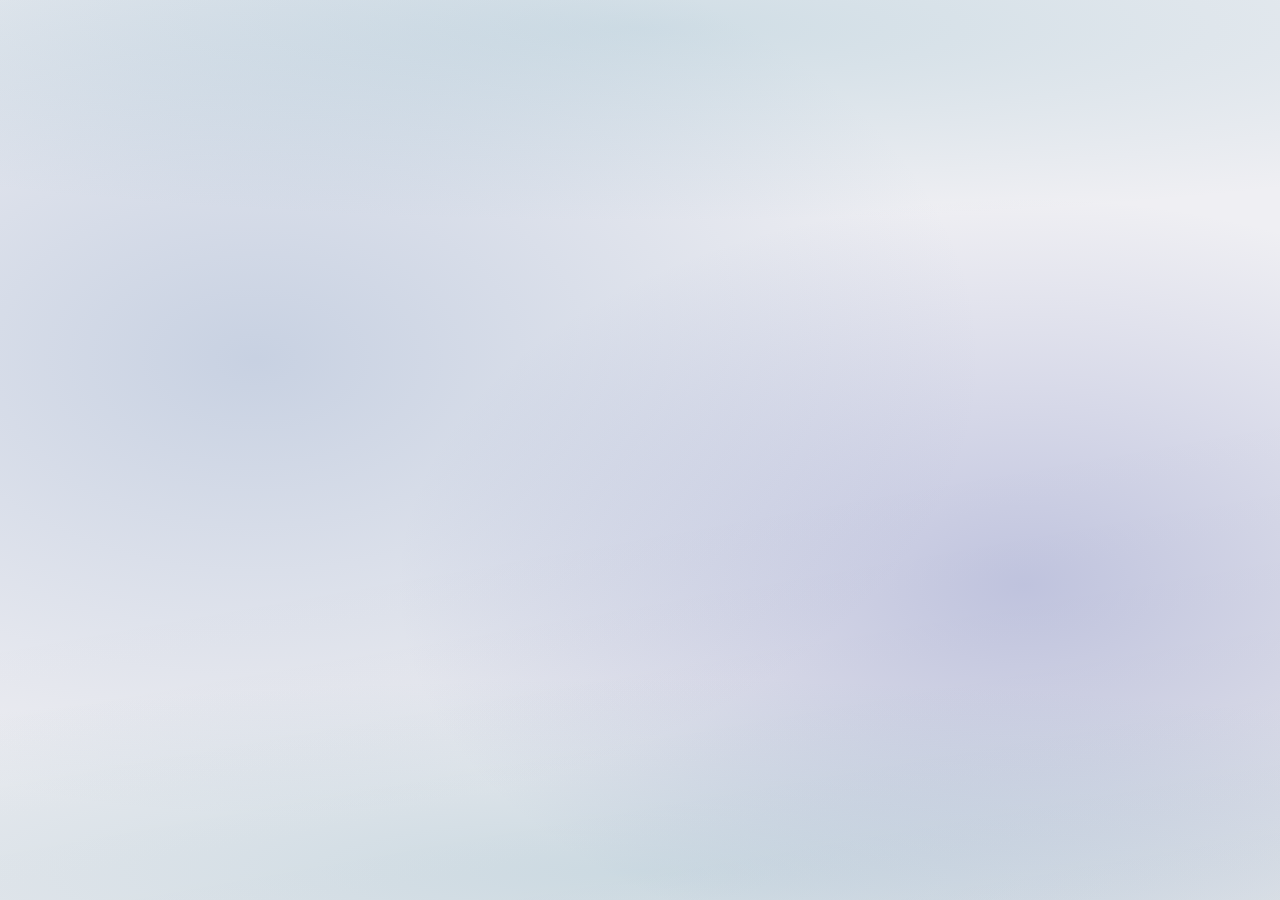
<file: docs/index.html>
<!doctype html>
<!-- живе доки: живе застосунок EquipLens — оболонка білда; збірка: python3 tools/build.py build (→ docs/index.html) -->
<html lang="uk">
<head>
<meta charset="utf-8">
<meta name="viewport" content="width=device-width, initial-scale=1, viewport-fit=cover">
<title>EquipLens</title>
<!-- оболонка PWA (BUILD-1 Ф2-2б; кукбук A1 · A2 · A55 · A75): маніфест — окремий файл (у data: нема базового URL); іконки й
     кольори згенеровано tools/brand.py зі стенда; мітку {{v:…}} збірка замінює на «шлях?v=<хеш файла>» -->
<link rel="manifest" href="manifest.webmanifest?v=52b80c03">
<link rel="apple-touch-icon" href="icons/apple-touch-icon.png?v=8c480054">
<link rel="icon" type="image/png" sizes="32x32" href="icons/favicon-32.png?v=492be5af">
<meta name="apple-mobile-web-app-capable" content="yes">
<meta name="mobile-web-app-capable" content="yes">
<meta name="apple-mobile-web-app-title" content="EquipLens">
<meta name="apple-mobile-web-app-status-bar-style" content="black-translucent">
<meta name="theme-color" media="(prefers-color-scheme: light)" content="#EFEFF3">
<meta name="theme-color" media="(prefers-color-scheme: dark)" content="#0F0E10">
<!-- color-scheme — до розбору CSS (web.dev «color-scheme», 20.11.2026); значення й токени полотна — синхронно до першого кадру (BUILD-1 Ф2-3) -->
<meta name="color-scheme" content="light dark">
<script type="application/json" id="values">{"aH":340,"aHL":340,"aL":50,"aLL":46,"aS":100,"aSL":100,"aSize":12.5,"aSoft":15,"aSoftL":12,"actTone":"quiet","actW":74,"bH":30,"bR":18,"bdFillD":18,"bdFillL":14,"bdH":28,"bdR":16,"bdSize":145,"bg":"hybrid","bgA1D":28,"bgA1L":32,"bgA2D":14,"bgA2L":38,"bgA3D":8,"bgA3L":30,"bgH1D":212,"bgH1L":216,"bgH2D":276,"bgH2L":232,"bgH3D":194,"bgH3L":196,"bgLtD":50,"bgLtL":60,"bgSatD":74,"bgSatL":36,"bgSpread":115,"bgTiltD":1,"bgTiltL":3,"bq":"tile","bqR":11,"bqSz":34,"cdAD":40,"cdAL":45,"cdBevBD":0,"cdBevBL":4,"cdBevSD":3,"cdBevSL":3,"cdBevTD":3,"cdBevTL":0,"cdBevW":20,"cdBlur":12,"cdGap":12,"cdGliftAD":34,"cdGliftD":16,"cdGliftHD":70,"cdPadX":16,"cdR":20,"cdRdgAD":24,"cdRdgH":10,"cdRimAD":26,"cdRimAL":5,"cdRimW":18,"cdSat":170,"cdSeam":"off","cdShA":22,"cdShB":4,"cdShY":2,"chipMat":"out","city":"chip","comp":"v4","ctFill":0,"ctH":20,"ctInkD":40,"ctInkL":70,"ctPx":7,"ctR":16,"ctRimD":26,"ctRimL":25,"ctSize":105,"ctl":"v6","ctlGap":7,"ctlOn":"tint","ctlOnInk":70,"ctlOnRim":20,"ctlOnTintD":18,"ctlOnTintL":12,"dkC":7,"dkH":250,"dkI":6,"dkL":6,"dkR":9,"dkS":5,"eqD":"grad","eqL":"grad","fabAD":62,"fabAL":54,"fabAlign":"mid","fabBlur":0,"fabEdge":"both","fabElev":4,"fabGap":18,"fabHaloAD":28,"fabHaloAL":28,"fabHaloSD":2,"fabHaloSL":18,"fabRimAD":24,"fabRimAL":6,"fabRimW":14,"fabRingAD":14,"fabRingAL":10,"fabRingW":12,"fabRise":10,"fabS":60,"fabSat":10,"fabShA":28,"fabShCA":28,"fabShCB":4,"fabShCS":-2,"fabShCY":1,"fabShOrd":"over","fabShS":-2,"fabShTint":"none","fabShY":2,"fabTone":"glass","gAng":100,"gShift":40,"hSize":112,"haAD":24,"haAL":26,"haHt":280,"haWd":130,"haY":28,"haYB":28,"hand":"right","hbGap":4,"hbInkD":65,"hbInkL":55,"hbSw":18,"hbSz":18,"hbW":0,"hbare":1,"hdiv":1,"hdvAD":14,"hdvAL":14,"hdvGap":3,"hdvIn":5,"hdvW":10,"headGap":5,"hgrp":"glass","hpBlur":18,"hpElev":1,"hpPx":7,"hpRidgeD":28,"hpRidgeL":28,"hpRimD":6,"hpRimL":11,"hpSat":190,"hpShA":18,"hpShY":1,"hpToneD":6,"hpToneL":8,"locSurf":"sheet","mGap":2,"mSize":28,"mSw":1.2,"mark":"n5","mat":"plain","mtSize":11.5,"mutL":74,"n5Cut":4.3,"n5Gap":2.2,"n5Lines":3,"n5Paint":"grad","n5Tray":3.2,"n5TrayW":1.2,"n5w1":50,"n5w2":80,"n5w3":100,"nSize":14,"nWeight":650,"navAD":38,"navAL":46,"navBlur":18,"navElevD":16,"navElevL":12,"navH":60,"navL":26,"navLiftD":7,"navPad":6,"navR":24,"navRidgeD":34,"navRidgeL":40,"navRimD":14,"navRimL":8,"navSat":170,"navShAD":18,"navShAL":7,"navShCA":12,"navShCB":1,"navShCY":1,"navShYD":4,"navShYL":5,"navSp":2,"navTrim":4,"nvGap":3,"nvLbl":100,"nvSw":20,"nvSz":23,"pRad":2.2,"pkEdge":"none","row":"card","rowPadY":11,"shBotD":28,"shBotL":36,"shPos":"screen","shRimBD":3,"shRimBL":10,"shRimD":12,"shRimL":4,"shSpecD":8,"shSpecL":46,"shSpecSD":34,"shSpecSL":28,"shTopD":24,"shTopL":24,"shWho":"fab","shXD":30,"shXL":26,"shYD":26,"shYL":18,"sort":"need","srch":"icon","swSlop":10,"swTrig":46,"tzAD":28,"tzAL":46,"tzBlur":14,"tzFill":"blur","tzSat":170,"valL":90,"wEq":800,"wLe":600,"wLeInkD":60,"wLeInkL":60,"wMixD":80,"wMixL":60,"wSize":23.5,"wTrack":-10,"wmFont":"chillax"}</script>
<script>
/* @src js/tokens.js */
/* живе доки: живе застосунок · токени (BUILD-1 Ф2-3, S39). Порт функцій категорії T замороженого стенда 1:1 —
   tools/EquipLens_headbench_v17_30.html: hx · rh · mixHex (:1993–1995) · hsl (:2000) · AUR (:2392) · aurLayers (:2405) ·
   гілка «ґрунт» applyVars (:2860–2902) · hexA (:2004) · картка applyVars (:2569–2610); рядки скопійовано,
   не переписано (BUILD-1 §4-в «JS — простими файлами в одному просторі»). Стоїть у <head> синхронно — до першого кадру
   (синхронний скрипт у head блокує рендер; dev.to 137foundry «flash of wrong theme», 20.11.2026).
   Значення — JSON-блок #values (джерело — lens/EquipLens_head_valuesLOCK.md); `S` — ім'я стану в стенді, тут той самий об'єкт.
   Детектор «токени ≡ стенду» — tools/build_smoke.js (обчислений фон html ≡ #sbox стенда, обидві теми). */
const V = JSON.parse(document.getElementById('values').textContent), S = V;
const hx = h => { const n = parseInt(h.slice(1),16); return [n>>16&255,n>>8&255,n&255]; };
const rh = a => '#' + a.map(v => Math.round(Math.max(0,Math.min(255,v))).toString(16).padStart(2,'0')).join('');
const mixHex = (a,b,t) => rh(hx(a).map((v,i) => v + (hx(b)[i]-v)*t));
const hsl = (h,s,l,a) => a==null ? `hsl(${h} ${s}% ${l}%)` : `hsl(${h} ${s}% ${l}% / ${a})`;
const hexA = (h,a) => { const c = hx(h); return `rgba(${c[0]},${c[1]},${c[2]},${a.toFixed(3)})`; };
const AUR = {
  all:    [[20,40, 90, 80,55],[80,65, 85, 75,50],[50,20, 95, 85,50]],
  chrome: [[50,97, 95, 30,42],[85,88, 90, 28,34],[50, 3, 95, 26,30]],
  /* v17_27 · К1-в-аврора · ГІБРИД. Дві плями `all` (E1 низ-ліво, E2 низ-право)
     лишаються БЕЗ ЗМІН — це той баланс «синє зліва / фіолет справа», який
     залочено оком. E3 (верхній, слабкий) знято: його місце займає смуга,
     прив'язана В ПІКСЕЛЯХ від краю, а не у відсотках висоти.
     ЧОМУ ПІКСЕЛІ. Відсоток висоти робить картинку заручником контейнера:
     ті самі числа в ряду 70px і на екрані 812px дають різні картинки
     (діагноз S33 §3). Шапка й острівець мають ФІКСОВАНУ висоту в px —
     отже і світло під ними мусить мірятись у px. Полотно лишається у %. */
  hybrid: [[20,40, 90, 80,55],[80,65, 85, 75,50]]
};
function aurLayers(dark){
  if (S.bg === 'sheet' || !AUR[S.bg]) return '';
  /* v17_4 · хід 2 · відтінок роздільний по темах: на світлій аврора — кольорова
     ТІНЬ, на темній — СВІТІННЯ. Спільне число обслуговувало два різні явища (A39). */
  const hu = dark ? [S.bgH1D, S.bgH2D, S.bgH3D] : [S.bgH1L, S.bgH2L, S.bgH3L];
  const al = dark ? [S.bgA1D, S.bgA2D, S.bgA3D] : [S.bgA1L, S.bgA2L, S.bgA3L];
  /* Світлота еліпса роздільна по темах — на темній канві світлий еліпс мусить
     бути темнішим, інакше він читається як засвітка, а не як атмосфера (A39). */
  const lt = dark ? S.bgLtD : S.bgLtL, sa = dark ? S.bgSatD : S.bgSatL,
        sp = S.bgSpread / 100;
  /* v17_5 · хід 3 · bgSpread масштабує РАДІУСИ, не стоп. Стоп лишається
     прибитим: він задає м'якість краю плями, а м'якість — властивість
     матеріалу, не розміру. Масштабувати обидва означало б, що один повзунок
     міняє дві незалежні речі, і жодну з них не можна судити окремо. */
  const L = AUR[S.bg].map((p, i) =>
    `radial-gradient(ellipse ${Math.round(p[2] * sp)}% ${Math.round(p[3] * sp)}% `
    + `at ${p[0]}% ${p[1]}%, `
    + `${hsl(hu[i], sa, lt, (al[i] / 100).toFixed(3))} 0, `
    + `transparent ${p[4]}%)`);
  /* v17_27 · дві смуги хрому в ПІКСЕЛЯХ. unshift, бо перший шар малюється
     ЗВЕРХУ: смуга мусить лежати над полотняними плямами, інакше вона
     потрапить під них і замір під склом покаже одне, а око — інше.
     Ширина у %, висота і центр у px — змішана одиниця в `ellipse` дозволена
     і саме вона дає незалежність від висоти контейнера. */
  if (S.bg === 'hybrid'){
    const ha = ((dark ? S.haAD : S.haAL) / 100).toFixed(3);
    const wd = Math.round(S.haWd * sp), ht = Math.round(S.haHt * sp);
    /* верхня смуга бере відтінок E3 (він і був «верхнім»), нижня — E3 теж:
       фіолет низу вже несе E2, дублювати його смугою означало б перепал. */
    const hb = dark ? S.bgH3D : S.bgH3L;
    L.unshift(`radial-gradient(ellipse ${wd}% ${ht}px at 50% calc(100% - ${S.haYB}px), `
      + `${hsl(hb, sa, lt, ha)} 0, transparent 60%)`);
    L.unshift(`radial-gradient(ellipse ${wd}% ${ht}px at 50% ${S.haY}px, `
      + `${hsl(hb, sa, lt, ha)} 0, transparent 60%)`);
  }
  /* Нахил — окремий носій: не пляма, а перепад яскравості по всій площі.
     Останнім шаром, бо він найглибший (перший шар малюється зверху). */
  const t = (dark ? S.bgTiltD : S.bgTiltL) / 100;
  if (t > 0) L.push(`linear-gradient(170deg,rgba(255,255,255,${t.toFixed(3)}) 0%,`
    + `rgba(255,255,255,0) 55%,rgba(0,0,0,${t.toFixed(3)}) 100%)`);
  return L.join(',');
}
/* Полотно і палітра — гілка «ґрунт» applyVars стенда рядками (тема — системна, не themeMode стенда). Світла — константи
   CSS (src/css/tokens.css): removeProperty списку grd знімає те, що написала темна, — без нього перемикання теми наживо
   лишило б темні змінні в світлій (детектор: build_smoke.js «перемикання», --inject викидає цей рядок). Пропущено рядки
   змінних поза продуктом (--sheet · --well · --accent-soft — класифікатор build_smoke.js); --well-bg — з S39 (wMix — «живий без
   вироку» valuesLOCK §2). Аврора — у --bg-aur, removeProperty замість порожнього (стенд, коментар v17 · К1). */
const DARK = matchMedia('(prefers-color-scheme: dark)');
function applyTokens(){
  const dark = DARK.matches, s = document.documentElement.style;
  const grd = ['--canvas','--surface','--raised','--ink','--ink-2','--ink-3','--glass','--glass-rim','--line'];
  if (dark){
    const H = S.dkH, C = S.dkC, L = S.dkL, sL = L + S.dkS, rL = L + S.dkR;
    s.setProperty('--canvas',  hsl(H, C, L));
    s.setProperty('--surface', hsl(H, C*0.92, sL));
    s.setProperty('--raised',  hsl(H, C*0.85, rL));
    s.setProperty('--ink',     hsl(H, S.dkI, S.valL));
    s.setProperty('--ink-2',   hsl(H, S.dkI*0.8, S.mutL));
    s.setProperty('--ink-3',   hsl(H, S.dkI*0.7, S.mutL - 19));
    s.setProperty('--glass',   hsl(H, C*0.92, sL, .8));
    s.setProperty('--glass-rim', 'rgba(255,255,255,.11)');
    s.setProperty('--line',    'rgba(255,255,255,.075)');
    s.setProperty('--well-bg', hsl(H, C*0.92, sL - (sL - L) * S.wMixD/100));
    /* акцент темної теми — керований, а не зашитий (знахідка «вицвіле») */
    s.setProperty('--accent',      hsl(S.aH, S.aS, S.aL));
    s.setProperty('--accent-ink',  S.aL > 56 ? hsl(S.aH, 55, 10) : '#FFFFFF');
  } else {
    grd.forEach(k => s.removeProperty(k));
    /* v11 · акцент світлої тепер теж керований (був прибитий у :root) */
    s.setProperty('--accent',      hsl(S.aHL, S.aSL, S.aLL));
    s.setProperty('--accent-ink',  S.aLL > 56 ? hsl(S.aHL, 55, 10) : '#FFFFFF');
    s.setProperty('--well-bg', mixHex('#FFFFFF', '#EFEFF3', S.wMixL/100));
  }
  const aur = aurLayers(dark);
  if (aur) s.setProperty('--bg-aur', aur); else s.removeProperty('--bg-aur');
  /* К22-а · картка — стенд :2569–2610 рядками (коментарі стенда скорочено до суті; повні — у стенді) */
  s.setProperty('--cdGap',  S.cdGap+'px');
  s.setProperty('--cdR',    S.cdR+'px');
  s.setProperty('--cdPadX', S.cdPadX+'px');
  s.setProperty('--cdRimW', (S.cdRimW/10).toFixed(1)+'px');
  s.setProperty('--cdBevW', (S.cdBevW/10).toFixed(1)+'px');
  s.setProperty('--cdBody', dark ? hsl(S.dkH,S.dkC*0.92,S.dkL+S.dkS,(S.cdAD/100).toFixed(3))
                                 : hexA('#FFFFFF',S.cdAL/100));
  /* К22-б · фарба краю: полярність — фізика, важіль дає силу; --cdSh на темній — 'none' безумовно (A45);
     --cdGlass = 'none' при cdBlur=0 — blur(0px) усе одно заводить шар */
  const cdInk='#12121C', cdLit='#FFFFFF', cdShd='#101018';
  s.setProperty('--cdRimC', dark ? hexA(cdLit,S.cdRimAD/100) : hexA(cdInk,S.cdRimAL/100));
  s.setProperty('--cdBevT', dark ? hexA(cdLit,S.cdBevTD/100) : hexA(cdLit,S.cdBevTL/100));
  s.setProperty('--cdBevB', dark ? hexA(cdInk,S.cdBevBD/100) : hexA(cdInk,S.cdBevBL/100));
  s.setProperty('--cdBevS', dark ? hexA(cdLit,S.cdBevSD/100) : hexA(cdInk,S.cdBevSL/100));
  s.setProperty('--cdSh',   dark ? 'none'
    : '0 '+S.cdShY+'px '+S.cdShB+'px '+hexA(cdShd,S.cdShA/100));
  s.setProperty('--cdGlass', S.cdBlur>0 ? 'blur('+S.cdBlur+'px) saturate('+S.cdSat+'%)' : 'none');
  /* К22-в · glift і ridge: друга зупинка — альфа 0, НІКОЛИ transparent (sRGB тягне середину в сірий);
     альфа 0 → 'none' (шар з нульовою альфою все одно заводить композит); на світлій — 'none' (A45) */
  s.setProperty('--cdRidge', (dark && S.cdRdgAD>0)
    ? 'linear-gradient(180deg,'
      + hexA(cdLit,S.cdRdgAD/100) + ' 0,'
      + hexA(cdLit,0) + ' ' + S.cdRdgH + 'px)'
    : 'none');
  const cdGliftL = S.dkL + S.dkS + S.cdGliftD;
  s.setProperty('--cdGlift', (dark && S.cdGliftAD>0)
    ? 'linear-gradient(180deg,'
      + hsl(S.dkH,S.dkC*0.92,cdGliftL,(S.cdGliftAD/100).toFixed(3)) + ' 0%,'
      + hsl(S.dkH,S.dkC*0.92,cdGliftL,0) + ' ' + S.cdGliftHD + '%)'
    : 'none');
  s.setProperty('--aSize', S.aSize+'px'); s.setProperty('--mtSize', S.mtSize+'px');
  s.setProperty('--rowPadY', S.rowPadY+'px'); s.setProperty('--headGap', S.headGap+'px');
  const a = dark ? [S.aH, S.aS, S.aL] : [S.aHL, S.aSL, S.aLL];
  s.setProperty('--gang', S.gAng+'deg');
  s.setProperty('--g1', hsl(a[0], a[1], a[2]));
  s.setProperty('--g2', hsl((a[0] + S.gShift + 360) % 360, a[1], a[2]));
}
applyTokens();
DARK.addEventListener('change', applyTokens);
</script>
<style>
@layer reset, tokens, base, components, utilities;
/* @src css/reset.css */
/* живе доки: живе застосунок · шар reset — порт 1:1 зі стенда v17_30 (інвентар Ф0: CSS_ELEM_A) */
@layer reset {
*{-webkit-tap-highlight-color:transparent;scrollbar-width:none}
*,*::before,*::after{box-sizing:border-box;margin:0;padding:0}
svg{fill:none;stroke:currentColor;stroke-width:1.7;stroke-linecap:round;stroke-linejoin:round}
button{font-family:inherit;border:none;cursor:pointer;background:none;color:inherit}
::selection{background:transparent}
}
/* @src css/tokens.css */
/* живе доки: живе застосунок · шар tokens (BUILD-1 Ф2-3: полотно · палітра; решта токенів — Ф2-3 далі · Ф3 частини). Теми — кожна своя (MASTER_LOCK §13).
   --canvas — зі стенда: світла — константа (.screenbox[data-theme="light"], стенд :232), темна — заглушка CSS стенда (:251),
   бойову темну пише js/tokens.js з важелів dkH · dkC · dkL до першого кадру. color-scheme — своя на тему (полотно, скрол, поля);
   кукбук A41: :root → light, медіазапит → dark — коректно; нативні пікери standalone-PWA заморожують схему на старті (стеля iOS) */
@layer tokens {
/* палітра (S39) — константи .screenbox[data-theme] стенда (:232–262) рядками; темна — заглушки, бойові пише js/tokens.js.
   Не перенесено — поза продуктом (класифікатор tools/build_smoke.js): --accent-soft (без споживача) · --ridge (без
   споживача) · --r-card (лише рядок «row»/«slit») · --well (лише mat «well»). --well-bg — з S39 (валь wMix — «живий без вироку»). */
:root{--canvas:#EFEFF3;color-scheme:light;
  --surface:#FFFFFF; --raised:#FFFFFF;
  --ink:#131318; --ink-2:#54545F; --ink-3:#8A8A96;
  --line:rgba(18,18,28,.085); --line-hard:rgba(18,18,28,.18);
  --accent:#E4005A; --accent-ink:#FFFFFF;
  --neutral-fill:#1B1B21; --neutral-ink:#FFFFFF;
  --lift:0 1px 1px rgba(16,16,24,.05),0 5px 14px rgba(16,16,24,.07);
  --lift-s:0 1px 2px rgba(16,16,24,.07);
  --glass:rgba(255,255,255,.80); --glass-rim:rgba(18,18,28,.09);
  --r-ctl:10px; --well-bg:#F4F4F7}
@media (prefers-color-scheme: dark){:root{--canvas:#08080B;color-scheme:dark;
  --surface:#17171E; --raised:#242430;
  --ink:#F0F0F5; --ink-2:#A3A3AB; --ink-3:#71717A;
  --line:rgba(255,255,255,.075); --line-hard:rgba(255,255,255,.20);
  --accent:#FF5C93; --accent-ink:#22040F;
  --neutral-fill:#EDEDF2; --neutral-ink:#131318;
  --lift:0 0 0 1px rgba(255,255,255,.055);
  --lift-s:0 0 0 1px rgba(255,255,255,.05);
  --glass:rgba(23,23,30,.80); --glass-rim:rgba(255,255,255,.11);
  --r-ctl:10px; --well-bg:#101016}}
}
/* @src css/base.css */
/* живе доки: живе застосунок · шар base. Шрифт тексту — Manrope (OFL, src/fonts/OFL.txt), вшитий збіркою (BUILD-1 Ф2-2а);
   полотно (фон і аврора) — Ф2-3 токени (src/css/tokens.css · src/js/tokens.js; теми — не інверсія, MASTER_LOCK §13) */
@font-face{font-family:'Manrope';src:/* @font fonts/manrope.woff2 */ url("[data-uri]") format("woff2");font-weight:200 800;font-style:normal;font-display:swap}
@layer base {
/* safe-area (BUILD-1 Ф2-2б; кукбук A55 (1), A10): black-translucent зсуває документ угору на верхній inset → без цього
   знизу в standalone гола смуга рівно цієї висоти. Відступи — змінними для компонентів; env() не зменшувати (A10) */
html{min-height:calc(100% + env(safe-area-inset-top))}
:root{--sat:env(safe-area-inset-top,0px);--sar:env(safe-area-inset-right,0px);--sab:env(safe-area-inset-bottom,0px);--sal:env(safe-area-inset-left,0px)}
/* полотно — на html (фон кореня малює весь в'юпорт); longhand-и, бо скорочення background скинуло б image (стенд :86) */
html{background-color:var(--canvas);background-image:var(--bg-aur,none)}
body{font-family:'Manrope',system-ui,sans-serif}
}
/* @src css/components.css */
/* живе доки: живе застосунок · шар components — порожній до порту (BUILD-1 Ф2-3 токени · Ф3 частини) */
@layer components {
}
/* @src css/utilities.css */
/* живе доки: живе застосунок · шар utilities — порожній до порту (BUILD-1 Ф2-3 токени · Ф3 частини) */
@layer utilities {
}
</style>
</head>
<body>
<div id="app"></div>
<script>
/* @src js/main.js */
/* живе доки: живе застосунок · вхід застосунку. Значення — V з js/tokens.js (JSON-блок #values у <head>; джерело — lens/EquipLens_head_valuesLOCK.md) */
document.documentElement.dataset.values = String(Object.keys(V).length);
/* iOS Safari: без слухача touchstart на документі :active на дотик не спрацьовує (ui_lint «натискання») */
document.addEventListener('touchstart', () => {}, { passive: true });
</script>
</body>
</html>
</file>
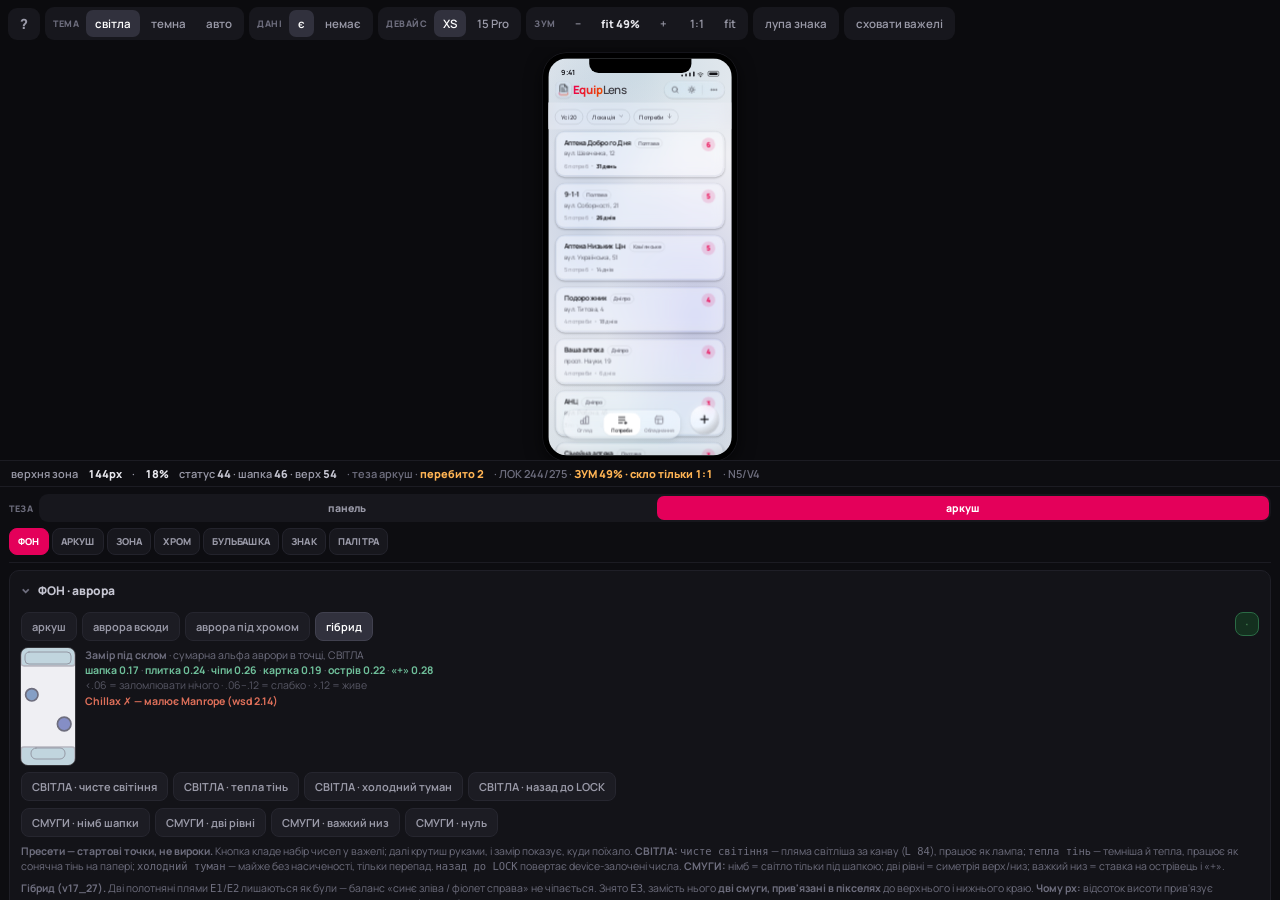
<file: tools/EquipLens_headbench_v17_30.html>
<!DOCTYPE html>
<html lang="uk">
<head>
<meta charset="utf-8">
<meta name="viewport" content="width=device-width,initial-scale=1,viewport-fit=cover">
<meta name="theme-color" content="#0b0b0e">
<title>EquipLens · headbench v17_30</title>
<link rel="preconnect" href="https://fonts.googleapis.com">
<link rel="preconnect" href="https://fonts.gstatic.com" crossorigin>
<link href="https://fonts.googleapis.com/css2?family=Manrope:wght@400;500;600;700;800&display=swap" rel="stylesheet">
<!-- v17_27 · К28 · вордмарк Chillax (fontshare). wsd 2.14: у пісочниці асистента
     домен ріжеться CSP — вирок про доставку знімається ТІЛЬКИ в Safari/Pages.
     Детектор — fontProbe() + канарка __NOFONT_CANARY__ (wsd 1.15). -->
<link href="https://api.fontshare.com/v2/css?f[]=chillax@500,600,700&display=swap" rel="stylesheet">
<style>
/* ============================================================
   EquipLens · HEADBENCH v10 — stage-bench, варіант phone-single-frame
   живе доки: до EquipLens_head_valuesLOCK.md → archive/stands/
   v9→v10 (КРОК 0 · ЗАМОК): LOCKS став записуваним + localStorage + три стани
     (off / on / drift) + окремий експорт у тіло valuesLOCK.md + скидання.
     Нових ВАЖЕЛІВ нуль — це вимикач до механіки, що вже існувала з v5.
   v5→v6 (КРОК 0 + КРОК 1):
     К0 · дані ×4 (20 аптек / 12 одиниць) — скло НЕ судиться над коротким списком (§2-п.6)
     К0 · @supports + prefers-reduced-transparency накривають і бульбашку, не лише острів
     К0 · Ф-3 розвідки: прозорість скла живе в alpha background, НІКОЛИ не в opacity
     К1 · рядок керування [Усі N][Локація ⌄][Потреби ↓] + граматика знаків ⌄ ↓↑ ✕ заливка
     К1 · чіпи/контроли ФІЛЬТРУЮТЬ насправді (до v5 були декоративні)
     К1 · ФІЛЬТР ⟂ СОРТ: зміна фільтра не скидає напрям сортування
     К1 · поповер — ОДИН примітив на локацію і тему; тема більше не сліпий цикл
     К1 · порожній результат «Нічого не знайдено»
   v6→v7 (ФІКСАЦІЯ + КРОК 3):
     Ф0 · стартові значення = device-раунд Konst 21.08 19:09 (58 ключів)
     К3 · скло бульбашки: alpha фону (НЕ opacity), блюр як Δ до острівця, кант, елевація
     К3 · край: голий / внутрішнє кільце / ореол / обидва
     К3 · виріз через SVG-шлях із ГАЛТЕЛЛЮ — прибирає два вістря на стику з ребром
     К3 · nLift — центр вирізу вище ребра, окремим важелем
     Б1 · перемикач теми прибрано з кебаб-шіта (порт з іншого застосунку, дубль дропдауна)
     Б2 · шіт іде від нижнього ребра екрана; «на кромці острівця» лишається control
   §2-п.0 ВІДПОВІДЬ: стенд крутиться З ТЕЛЕФОНА → phone-single-frame (§4-варіанти)
   ОБ'ЄКТ СУДУ: теза «панель ↔ аркуш» · верхня зона · матеріал поля · знак · тон темної
   БАЗА: EquipLens_headbench_v2.html (гейт ✓8·⚠2·✗0), токени Н1′
   МАНІФЕСТ: §2 · §3 п.8/9/10/11/12/13 · §4-варіант · §7 зум · 8.6 дві осі · 8.7 мертві
   v2→v3: теза-пакет + лічильник «перебито» · well/deboss окремими наборами на тему
           · живий острівець (таби реально перемикають) · склад +В4 · Equip колір
           · знаки Н1-Н3 параметричні · тон темної теми в HSL · межа правдоподібності
           · оверлей-лупа замість екрана «Лупа» · шіт із портом 1:1 без важелів
   ============================================================ */
*,*::before,*::after{box-sizing:border-box;margin:0;padding:0}
html{-webkit-text-size-adjust:100%;background:#0b0b0e;overscroll-behavior:none}
body{font-family:'Manrope',system-ui,sans-serif;background:#0b0b0e;color:#e8e8ee;
  -webkit-font-smoothing:antialiased;overscroll-behavior:none;
  -webkit-user-select:none;user-select:none;-webkit-touch-callout:none;touch-action:manipulation;
  display:flex;flex-direction:column;height:100dvh;overflow:hidden}
*{-webkit-tap-highlight-color:transparent;scrollbar-width:none}
*::-webkit-scrollbar{display:none;width:0;height:0}
button{font-family:inherit;border:none;cursor:pointer;background:none;color:inherit}
::selection{background:transparent}
svg{fill:none;stroke:currentColor;stroke-width:1.7;stroke-linecap:round;stroke-linejoin:round}

/* ---------- рейка стенда ---------- */
.bx-bar{flex:none;display:flex;gap:5px;overflow-x:auto;padding:7px 8px}
.bx-seg{flex:none;display:flex;background:#17171d;border-radius:9px;padding:3px;gap:2px;align-items:center}
.bx-seg b{font-size:9px;font-weight:800;color:#6e6e7e;padding:0 5px;text-transform:uppercase;letter-spacing:.5px}
.bx-seg button{font-size:11.5px;font-weight:600;color:#9a9aa8;padding:6px 9px;border-radius:7px;white-space:nowrap}
.bx-seg button[aria-pressed="true"]{background:#31313d;color:#fff}
.bx-zoom button{min-width:30px;text-align:center}
.bx-zoom .bx-zval{font-size:11px;font-weight:800;color:#e8e8ee;padding:0 6px;min-width:52px;
  text-align:center;font-variant-numeric:tabular-nums}
.bx-q{flex:none;width:32px;height:32px;border-radius:9px;background:#17171d;color:#9a9aa8;
  font-size:14px;font-weight:800;align-self:center}
.bx-q[aria-expanded="true"]{background:#31313d;color:#fff}

/* ---------- стейдж ---------- */
#stageWrap{flex:1;min-height:0;overflow:auto;display:flex;justify-content:center;
  align-items:flex-start;padding:6px 0 8px;position:relative}

/* ---------- девайс-рамка ---------- */
.bx-frame{position:relative;flex:none;background:#000;padding:11px;border-radius:48px;
  box-shadow:0 8px 34px rgba(0,0,0,.65),0 0 0 1px #2b2b34;zoom:var(--z,1)}
.screenbox{position:relative;overflow:hidden;border-radius:38px;
  background:var(--canvas);color:var(--ink);display:flex;flex-direction:column;
  font-size:14px;line-height:1.4}
.bx-frame.xs .screenbox{width:375px;height:812px}
.bx-frame.p15 .screenbox{width:393px;height:852px}
/* v17 · К1 · ФОН-АВРОРА — носій.
   Правило стоїть ОКРЕМО і НИЖЧЕ за джерелом, ніж `.screenbox{background:var(--canvas)}`:
   скорочення `background` неявно скидає `background-image`, тож зворотний порядок
   дав би мовчазне обнулення (той самий клас, що `background-clip` у A101 п.3).
   Чому background-image, а не окремий шар — дві механічні причини:
   1) позиціонований `::before` малювався б НАД статичним `.el-scr` і накрив би
      список. Прошарку «під склом, але над полотном» на цій розмітці не існує;
   2) `background-image` не робить елемент backdrop-root, а шар з `opacity` зробив би
      і вбив би скло над собою (Ф-3). */
.screenbox{background-image:var(--bg-aur,none)}
.bx-cut{position:absolute;left:50%;transform:translateX(-50%);background:#000;z-index:30}
.bx-frame.xs .bx-cut{top:11px;width:209px;height:30px;border-radius:0 0 19px 19px}
.bx-frame.p15 .bx-cut{top:22px;width:125px;height:36px;border-radius:99px}
.bx-hi{position:absolute;left:50%;transform:translateX(-50%);bottom:19px;width:138px;height:5px;
  border-radius:99px;background:var(--ink);opacity:.3;z-index:30;pointer-events:none}

/* ---------- оверлей-лупа (замінює екран «Лупа» з v2) ---------- */
.bx-loupe{position:absolute;left:0;right:0;top:0;z-index:70;padding:10px;
  background:rgba(9,9,12,.94);display:flex;flex-direction:column;gap:14px;align-items:flex-start;
  max-height:100%;overflow:auto}
.bx-loupe[hidden]{display:none}
.bx-loupe .bx-lcap{font-size:10px;font-weight:800;color:#6e6e7e;letter-spacing:.6px;text-transform:uppercase}
.bx-loupe .bx-lz{transform-origin:left top;background:var(--canvas);color:var(--ink);
  border-radius:10px;padding:4px 8px}

/* ---------- панель важелів ---------- */
.bx-panel{flex:none;max-height:46dvh;overflow:auto;padding:0 9px 14px;border-top:1px solid #1c1c23;
  background:#0d0d11}
.bx-panel[hidden]{display:none}
/* ===== v17_10 · К21 · два рівні панелі =====
   Теза втратила ВЛАСНИЙ sticky не тому, що він був зайвий, а тому, що липнути
   мусять ТЕПЕР ДВОЄ — теза й рейка. Два sticky-сусіди липнуть кожен до свого
   top і накладаються; один sticky-батько тримає обох одним блоком. */
.bx-phead{position:sticky;top:0;z-index:3;background:#0d0d11}
.bx-thesis{padding:7px 0 6px;display:flex;align-items:center;gap:6px}
/* v17_11 · В-21 ПЕРЕГОЛОСОВАНО ДЕВАЙСОМ (12.9). Два ряди коштували ~40px
   постійної вертикалі + розтягнутий останній таб на всю ширину (flex:1 1 auto
   при wrap). Ставка «скрол ховає таби» не справдилась: сім підписів = 38
   символів, при 9.5px вони вкладаються в ширину XS із запасом, тобто скрол
   НЕ вмикається взагалі. Він лишається СТРАХОВКОЮ на вужчий екран — там ряд
   поїде, а не зламається. flex:0 0 auto — щоб ПАЛІТРА більше не розтягувалась. */
.bx-rail{display:flex;flex-wrap:nowrap;gap:3px;padding:0 0 7px;
  border-bottom:1px solid #1c1c23;overflow-x:auto;scrollbar-width:none;
  -webkit-overflow-scrolling:touch}
.bx-rail::-webkit-scrollbar{display:none}
.bx-rail button{flex:0 0 auto;padding:6px 8px;border-radius:8px;white-space:nowrap;
  background:#17171d;border:1px solid #23232c;color:#9a9aa8;
  font-size:9.5px;font-weight:800;letter-spacing:.2px}
.bx-rail button[aria-pressed="true"]{background:#E4005A;border-color:#E4005A;color:#fff}
.bx-tab[hidden]{display:none}
.bx-thesis b{font-size:9px;font-weight:800;color:#6e6e7e;text-transform:uppercase;letter-spacing:.5px;flex:none}
/* v17_11 · теза стиснута до висоти рейки. Вона НЕ таб — судить обидві гілки
   з будь-якого таба, тому лишається над рейкою; але 60px постійної вертикалі
   за два слова панель не окупає. Кегль і padding зрівняні з .bx-rail. */
.bx-thesis .bx-tsw{flex:1;display:flex;gap:3px;padding:2px;background:#17171d;border-radius:9px}
.bx-thesis .bx-tsw button{flex:1;padding:5px;border-radius:7px;font-size:10.5px;font-weight:800;color:#9a9aa8}
.bx-thesis .bx-tsw button[aria-pressed="true"]{background:#E4005A;color:#fff}
.bx-meter{flex:none;display:flex;flex-wrap:wrap;gap:4px 10px;align-items:center;padding:5px 11px;
  font-size:11px;color:#9a9aa8;font-weight:600;border-top:1px solid #1c1c23;background:#0d0d11}
.bx-meter b{color:#e8e8ee;font-weight:800;font-variant-numeric:tabular-nums}
.bx-meter .bx-warn{color:#ffb454}
.bx-meter .bx-bad{color:#ff6b6b;font-weight:800}
.bx-meter .bx-dim{color:#6e6e7e}
.bx-fab{position:fixed;right:14px;bottom:calc(14px + env(safe-area-inset-bottom));z-index:60;
  padding:12px 16px;border-radius:99px;background:#E4005A;color:#fff;font-size:12.5px;font-weight:800;
  box-shadow:0 6px 20px rgba(0,0,0,.55)}
.bx-fab[hidden]{display:none}

details{background:#131318;border:1px solid #1f1f27;border-radius:10px;margin-top:7px}
summary{list-style:none;padding:9px 11px;font-size:12px;font-weight:800;color:#c6c6d2;
  display:flex;align-items:center;gap:7px}
summary::-webkit-details-marker{display:none}
summary::before{content:"\203A";font-size:15px;color:#6e6e7e;transition:transform .15s}
details[open] summary::before{transform:rotate(90deg)}
.bx-grp{padding:2px 11px 11px;display:flex;flex-direction:column;gap:7px}
/* v17_11 · ЗАМІРЯНО: медіана підпису важеля — 20.5 символів, 55% довші за 18,
   найдовший 62. У колонці 88px із line-height за замовчуванням (~1.45) це 3-4
   рядки НА КОЖЕН із 172 важелів. Хром панелі платиться раз, це — 172 рази,
   отже тут і був пожирач, а не рейка.
   Лік у двох безризикових важелях: колонка 88 -> 104 (слайдер віддає 16px зі
   ~180 і лишається керованим) і line-height 1.45 -> 1.15. Кегль НЕ чіпаю:
   11px на підписі — межа читабельності на XS, і вона вже судилась. */
.bx-lv{display:flex;align-items:center;gap:8px;font-size:11px;color:#9a9aa8;font-weight:600}
.bx-lv label{flex:0 0 104px;display:flex;flex-direction:column;gap:0;line-height:1.15}
.bx-lv label i{font-style:normal;font-size:8.5px;color:#5c5c6b;font-weight:700;line-height:1.15}
.bx-lv input[type=range]{flex:1;min-width:0;height:22px;accent-color:#E4005A;background:none}
.bx-lv output{flex:0 0 46px;text-align:right;color:#e8e8ee;font-weight:800;font-variant-numeric:tabular-nums}
.bx-pick{display:flex;flex-wrap:wrap;gap:5px}
.bx-pick button{font-size:11px;font-weight:650;color:#9a9aa8;padding:6px 10px;border-radius:8px;
  background:#1c1c23;border:1px solid #26262f}
.bx-pick button[aria-pressed="true"]{background:#31313d;color:#fff;border-color:#41414f}
.bx-pick button.bx-ovr[aria-pressed="true"]{border-color:#E4005A}
.bx-lv.bx-dead,.bx-pick.bx-dead{opacity:.3;pointer-events:none}
/* ===== v10 · КРОК 0 · ЗАМОК =====
   Регістр LOCKS існував з v5 (р.995) і markLock умів три стани — не було вимикача.
   Тут тільки він: кнопка, сховище, розбіжність. Нових важелів нуль.
   ⚠ Замок у стенді ≠ канон. Три стани числа: покручено → залочено (тут)
     → канонізовано (EquipLens_head_valuesLOCK.md). Другий не замінює третій. */
.bx-lock{flex:0 0 auto;width:24px;height:24px;padding:0;border-radius:7px;display:flex;
  align-items:center;justify-content:center;background:#1c1c23;border:1px solid #26262f;color:#5c5c6b}
.bx-lock svg{width:13px;height:13px;fill:none;stroke:currentColor;stroke-width:1.9;
  stroke-linecap:round;stroke-linejoin:round}
.bx-lock .sh{transition:transform .12s}
.bx-lock[data-st="off"] .sh{transform:translateY(-2px) translateX(2px)}
.bx-lock[data-st="on"]{background:#14301f;border-color:#2b6b45;color:#7fd18a}
.bx-lock[data-st="drift"]{background:#3a2410;border-color:#8a5a1e;color:#f0a94b}
.bx-pick .bx-lock{margin-left:auto}
.bx-lv.is-drift output,.bx-pick.is-drift{outline:none}
.bx-lv.is-drift output{color:#f0a94b}
.bx-lock2{margin-top:7px;width:100%;padding:11px;border-radius:10px;background:#1c1c23;color:#c9c9d4;
  border:1px solid #2b6b45;font-size:12px;font-weight:750}
.bx-lockrow{display:flex;gap:7px;margin-top:7px}
.bx-lockrow .bx-lock2{margin-top:0}
.bx-lockrow .warn{border-color:#5a2530;color:#9a9aa8}
.bx-note{font-size:10.5px;color:#6e6e7e;line-height:1.45}
.bx-hold{margin-top:8px;width:100%;padding:12px;border-radius:10px;background:#1c1c23;
  border:1px solid #31313d;color:#e8e8ee;font-size:12.5px;font-weight:750}
.bx-hold.on{background:#E4005A;border-color:#E4005A;color:#fff}
.bx-copy{margin-top:7px;width:100%;padding:12px;border-radius:10px;background:#E4005A;color:#fff;
  font-size:12.5px;font-weight:800}
/* v17_8 · К17 · ОСНАСТКА: поле виводу — єдине місце, де виділяти ТРЕБА.
   `body{user-select:none}` (р.48) успадковується в textarea; WebKit на iOS
   форсує виняток для редагованих полів, Chrome/Firefox — ні. Наслідок: із
   девайса копіювалось, із PC поле видиме й нескопійовне. `::selection`
   глобально прозорий (р.53) робив і програмне `out.select()` невидимим. */
.bx-out{margin-top:7px;width:100%;height:120px;background:#0f0f14;color:#9a9aa8;border:1px solid #1f1f27;
  border-radius:8px;font-family:ui-monospace,Menlo,monospace;font-size:10px;padding:7px;
  -webkit-user-select:text;user-select:text;cursor:text}
.bx-out::selection{background:#E4005A;color:#fff}
.bx-out[hidden]{display:none}
.bx-info{padding:8px 13px;font-size:11.5px;line-height:1.5;color:#9a9aa8;border-top:1px solid #1c1c23;
  max-height:44dvh;overflow:auto;background:#0d0d11}
.bx-info[hidden]{display:none}
.bx-info h1{font-size:12.5px;color:#e8e8ee;font-weight:800;margin-bottom:4px}
.bx-info table{border-collapse:collapse;margin-top:6px;width:100%;font-size:11px}
.bx-info td{padding:4px 8px 4px 0;vertical-align:top;border-bottom:1px solid #1f1f27}
.bx-info td:first-child{color:#c6c6d2;font-weight:700;white-space:nowrap}
.bx-dt{display:flex;gap:8px;padding:3px 0;border-bottom:1px solid #1f1f27;font-size:10.5px}
.bx-dt span:nth-child(1){flex:0 0 104px;color:#c6c6d2;font-weight:700}
.bx-dt span:nth-child(2){flex:1;opacity:.75}
.bx-dt span:nth-child(3){flex:0 0 58px;text-align:right}

/* ============================================================
   ТОКЕНИ Н1′ — база з token_harness_v2_1 р.71-98.
   Темна вітка: значення-заглушки, БОЙОВІ пише JS із важелів блоку «ґрунт» (В-2).
   ============================================================ */
.screenbox[data-theme="light"]{
  --canvas:#EFEFF3; --surface:#FFFFFF; --raised:#FFFFFF;
  --ink:#131318; --ink-2:#54545F; --ink-3:#8A8A96;
  --line:rgba(18,18,28,.085); --line-hard:rgba(18,18,28,.18);
  --accent:#E4005A; --accent-ink:#FFFFFF; --accent-soft:rgba(228,0,90,.09);
  --neutral-fill:#1B1B21; --neutral-ink:#FFFFFF;
  --lift:0 1px 1px rgba(16,16,24,.05),0 5px 14px rgba(16,16,24,.07);
  --lift-s:0 1px 2px rgba(16,16,24,.07);
  --ridge:none;
  --glass:rgba(255,255,255,.80); --glass-rim:rgba(18,18,28,.09);
  --r-card:13px; --r-ctl:10px;   /* Д-1 (v10): тут стояло значення в лапках (слід прапорця S.ctl) — синтаксично
     недійсне значення. Недійсна підстановка custom property не «падає в дефолт
     правила», а робить властивість-споживача invalid at computed-value time,
     тобто border-radius ставав initial = 0. Наслідок: поле пошуку на СВІТЛІЙ темі
     прямокутне, на темній (де токен цілий) кругле. Жоден гейт цього не ловив: тегам байдуже, node --check це не CSS,
     а таблиця мертвих перевіряє СТАН важеля, а не валідність токена. */
  --well:inset 0 1px 2px rgba(16,16,24,.06);
  --well-bg:#F4F4F7;
}
.screenbox[data-theme="dark"]{
  --canvas:#08080B; --surface:#17171E; --raised:#242430;
  --ink:#F0F0F5; --ink-2:#A3A3AB; --ink-3:#71717A;
  --line:rgba(255,255,255,.075); --line-hard:rgba(255,255,255,.20);
  --accent:#FF5C93; --accent-ink:#22040F; --accent-soft:rgba(255,92,147,.15);
  --neutral-fill:#EDEDF2; --neutral-ink:#131318;
  --lift:0 0 0 1px rgba(255,255,255,.055);
  --lift-s:0 0 0 1px rgba(255,255,255,.05);
  --ridge:inset 0 1px 0 rgba(255,255,255,.07);
  --glass:rgba(23,23,30,.80); --glass-rim:rgba(255,255,255,.11);
  --r-card:13px; --r-ctl:10px;
  --well:inset 0 1px 3px rgba(0,0,0,.55),inset 0 -1px 0 rgba(255,255,255,.05);
  --well-bg:#101016;
}

/* ---------- статус-бар ---------- */
.el-status{flex:none;display:flex;align-items:flex-end;justify-content:space-between;
  padding:0 26px 5px;font-size:14.5px;font-weight:700;letter-spacing:.1px;color:var(--ink)}
.bx-frame.xs .el-status{height:44px}
.bx-frame.p15 .el-status{height:59px}
.el-sbi{display:flex;gap:5px;align-items:flex-end;padding-bottom:2px}
.el-sbi i{display:block;width:3px;background:var(--ink);border-radius:1px}
.el-sbi .b1{height:4px}.el-sbi .b2{height:6px}.el-sbi .b3{height:8px}.el-sbi .b4{height:10px}
.el-sbi .bat{width:23px;height:11px;border:1.4px solid var(--ink);border-radius:3px;position:relative;margin-left:3px}
.el-sbi .bat::after{content:"";position:absolute;inset:1.6px;background:var(--ink);border-radius:1px}
.el-sbi .wf{width:14px;height:11px;color:var(--ink)}

/* ---------- appbar ---------- */
.el-appbar{flex:none;display:flex;align-items:center;gap:8px;padding:2px 14px 8px;min-height:42px}
.el-brand{display:flex;align-items:center;gap:var(--mgap,7px);min-width:0;flex:none}
.el-brand .el-mk{flex:none;width:var(--msize,30px);height:var(--msize,30px);color:var(--ink);display:block}
.el-brand .el-mk svg{width:100%;height:100%;stroke-width:var(--msw,1.9)}
.el-mk .f{fill:currentColor;stroke:none}
/* v17_24 · К27 · ПЛИТКА ЗНАКУ. Власного матеріалу НЕ має за задумом: споживає
   ті самі --hp-*, що й капсула праворуч. Симетрія ваги стає властивістю коду,
   а не збігом двох налаштувань, і всі темо-роздільні важелі матеріалу
   (тон · кант · блік · висота · blur · sat) працюють на плитку безкоштовно.
   Два матеріали, які МУСЯТЬ бути однакові, розійшлися б мовчки. */
.el-btile{flex:none;display:flex;align-items:center;justify-content:center;
  width:var(--bq-sz,34px);height:var(--bq-sz,34px);border-radius:var(--bq-r,11px);
  background:var(--hp-bg);border:1px solid var(--hp-rim);box-shadow:var(--hp-sh);
  background-image:var(--hp-shade,none);background-clip:padding-box}
.el-btile[data-g="glass"]{backdrop-filter:blur(var(--hp-blur,12px)) saturate(var(--hp-sat,170%));
  -webkit-backdrop-filter:blur(var(--hp-blur,12px)) saturate(var(--hp-sat,170%))}
.el-wm{font-family:var(--wm-ff,inherit);font-size:var(--wsize,17px);letter-spacing:var(--wtrack,-.5px);white-space:nowrap}
.el-wm .a{font-weight:var(--weq,800)}
/* v17_25 · К27-б. Було прибито --ink-3 — це в системі клас СЛУЖБОВОГО ПІДПИСУ
   (той самий, що «потреб немає» на картці). Слово бренду на рівні мета-тексту
   і є причиною «блякле»: вага тут не рятує, бо ваги й кольору судить різне —
   вагою можна зробити слово товстішим, але не присутнішим. */
.el-wm .b{font-weight:var(--wle,500);color:var(--wm-b,var(--ink-3))}
.el-wm .s{font-weight:var(--wle,500);color:var(--wm-b,var(--ink-3))}
/* Equip колір: ink (дефолт) · accent · градієнт (per-theme, A39) */
.el-wm.eq-accent .a{color:var(--accent)}
.el-wm.eq-grad .a{background:linear-gradient(var(--gang,100deg),var(--g1),var(--g2));
  -webkit-background-clip:text;background-clip:text;color:transparent}
.el-spacer{flex:1;min-width:0}
.el-inlinettl{font-size:16px;font-weight:800;letter-spacing:-.3px;opacity:0;
  transition:opacity .18s;pointer-events:none;white-space:nowrap}
.screenbox.sc .el-inlinettl{opacity:1}

/* дві кнопки шапки — власна форма (В-5), НЕ StockCheck 1:1 */
.el-hbtn{flex:none;height:var(--bh,34px);min-width:calc(var(--bh,34px) + var(--hb-w,0px));border-radius:var(--br,11px);
  display:flex;align-items:center;justify-content:center;color:var(--hbInk,var(--ink-2));position:relative}
.el-hbtn svg{width:var(--hbSz,17px);height:var(--hbSz,17px);stroke-width:var(--hbSw,1.7)}
.el-hbtn[data-fill="surf"]{background:var(--surface);border:1px solid var(--line);box-shadow:var(--lift-s)}
.el-hbtn[data-fill="out"]{background:transparent;border:1px solid var(--line-hard)}
.el-hbtn[data-fill="bare"]{background:transparent;border:none}
.el-hbtn .el-dotmode{position:absolute;right:4px;bottom:4px;width:5px;height:5px;border-radius:99px;
  background:var(--accent)}

/* ---------- шіт «•••» — порт 1:1, важелів НЕ має ---------- */
.el-sheet{position:absolute;left:8px;right:8px;bottom:80px;z-index:40;padding:7px;
  background:var(--surface);border:1px solid var(--line);border-radius:20px;box-shadow:var(--lift);
  max-height:66%;overflow:auto}
/* v7 · шіт від НИЖНЬОГО РЕБРА екрана: поверхня, що приходить з-за краю і накриває
   острівець. Варіант «island» (bottom:80) лишається control — саме він зараз
   зависає на верхній кромці острівця і читається як «застряг». */
.el-sheet[data-pos="screen"]{left:0;right:0;bottom:0;z-index:60;
  border-radius:20px 20px 0 0;border-bottom:none;padding-bottom:calc(7px + 34px);
  max-height:72%}
.el-sheet[hidden]{display:none}
.el-sheet .el-grab{width:36px;height:4px;border-radius:99px;background:var(--ink-3);opacity:.35;
  margin:2px auto 8px}
.el-sheet .el-tsegwide{display:flex;gap:3px;padding:3px;margin:0 4px 6px;border-radius:12px;
  background:var(--canvas);border:1px solid var(--line)}
.el-sheet .el-tsegwide button{flex:1;padding:9px;border-radius:9px;font-size:12.5px;font-weight:700;
  color:var(--ink-2);display:flex;align-items:center;justify-content:center;gap:6px}
.el-sheet .el-tsegwide button svg{width:14px;height:14px}
.el-sheet .el-tsegwide button[aria-pressed="true"]{background:var(--neutral-fill);color:var(--neutral-ink)}
.el-sheet .el-tsegwide button[aria-pressed="true"] svg{color:var(--neutral-ink)}
.el-srow{display:flex;align-items:center;gap:10px;padding:11px 10px;border-radius:11px;
  font-size:13.5px;font-weight:600;color:var(--ink)}
.el-srow svg{width:16px;height:16px;color:var(--ink-3);flex:none}
.el-srow .el-rt{margin-left:auto;font-size:12.5px;color:var(--ink-3);font-weight:600}
.el-cap{font-size:10px;font-weight:800;color:var(--ink-3);letter-spacing:.6px;
  text-transform:uppercase;padding:8px 10px 2px}
/* «Пам'ять додатка» — порт 1:1 зі StockCheck b32.5 (одиниця запасу = візити) */
.el-stor{padding:4px 10px 10px}
.el-stor .el-bar{display:flex;gap:var(--stGap,5px);height:var(--stH,6px);margin:6px 0 7px}
.el-stor .el-seg{flex:1;border-radius:var(--stRad,6px);background:var(--line);overflow:hidden}
.el-stor .el-seg i{display:block;height:100%;background:var(--ink-2);border-radius:var(--stRad,6px)}
.el-stor .el-seg.on i{background:var(--accent)}
.el-stor .el-cc{display:flex;font-size:11.5px;color:var(--ink-3);font-weight:600}
.el-stor .el-cc b{color:var(--ink-2);font-weight:800}
.el-stor .el-cc .el-rt{margin-left:auto}
.el-stor.warn .el-seg.on i{background:#E8A33D}
.el-stor.crit .el-seg.on i{background:#E4005A}

/* ---------- екран ---------- */
.el-scr{flex:1;overflow:hidden auto;overscroll-behavior:contain;-webkit-overflow-scrolling:touch;
  padding:0 0 calc(34px + var(--navH,60px) + 12px);position:relative;z-index:0}
/* Д-2 (v10) · ВТЕЧА РЯДКА З-ПІД СПИСКУ.
   `.el-sw .el-item` має z-index:1. Щоб він лишався локальним, хтось із предків
   мусить створити КОНТЕКСТ НАШАРУВАННЯ — не створював жоден: .el-sw і .el-scr
   були position:relative без z-index, .screenbox — relative+overflow (overflow
   контексту не створює). Найближчим виявився .bx-frame з transform:scale, тобто
   рядки конкурували напряму з низом: 1 > auto(острівець) і 1 < 12(бульбашка).
   Симптом рівно такий: список з'їдає острівець і не чіпає «+».
   `z-index:0` тут — не косметика, а замок контексту. */
/* v17_6 · К7-а · З-20: заливка була жорсткою canvas і перекривала верхній еліпс
   AUR.chrome (at 50% 3%) — на «Потребах» це 23% висоти, де аврори фізично не було.
   sticky і z-index НЕ чіпаємо: прозорість не сміє знести перекриття. */
.el-ctxhead{padding:2px 14px 10px;background:var(--tzbg,var(--canvas));position:sticky;top:0;z-index:5}
/* v17_7 · К7-б · МАТЕРІАЛ верхньої зони, 4 гілки. К7-а довів (З-24), що відповідь
   «нічого» непридатна: текст фільтрів ріже назви аптек. Гілки дають зоні матеріал,
   не повертаючи заливку на всю площу.
   ⚠ blur ставиться на sticky-зону ВСЕРЕДИНІ .el-scr — це НЕ плаваючий острівець:
   з чотирьох підстав локу «скло тільки внизу» (MASTER_LOCK §8) тут діє одна, а
   overscroll-оборони зона не тягне. Підкладка є завжди: аврора .screenbox (р.90)
   плюс рядки, що заїжджають під зону — саме те, чого бракувало пігулці шапки.
   ⚠ радіус блюру МАСШТАБУЄТЬСЯ разом із .bx-frame{transform:scale} — вирок по
   tzBlur дійсний тільки на 1:1 (A100: скло судиться на своїй підкладці й у своєму
   масштабі, інакше судиться інший об'єкт).
   sticky і z-index не чіпаються жодною гілкою — замок із З-20. */
.el-ctxhead[data-tz="blur"]{
  background:color-mix(in srgb, var(--canvas) var(--tzA,70%), transparent);
  -webkit-backdrop-filter:blur(var(--tzBlur,14px)) saturate(var(--tzSat,160%));
  backdrop-filter:blur(var(--tzBlur,14px)) saturate(var(--tzSat,160%))}
/* body (І-3 · К7): тіло є тільки ПІД КОНТРОЛАМИ, зона лишається прозорою.
   Тут матеріал не оптичний, а речовий — плашка під рядом, як у папері підкладка
   під написом. Власних важелів не отримує навмисно (В-6: форма зони — константа). */
.el-ctxhead[data-tz="body"]{background:transparent}
.el-ctxhead[data-tz="body"] .el-srw,
.el-ctxhead[data-tz="body"] .el-chips-wrap,
.el-ctxhead[data-tz="body"] .el-ctl{background:var(--canvas);border-radius:var(--r-ctl)}
.el-ttl{font-size:25px;font-weight:800;letter-spacing:-.6px;padding:2px 0 11px;overflow:hidden;
  transition:height .2s,opacity .16s,padding .2s}
.screenbox.sc .el-ttl{height:0;opacity:0;padding:0}
.el-search{display:flex;align-items:center;gap:8px;height:38px;padding:0 11px;min-width:0;
  border-radius:var(--r-ctl);color:var(--ink-3);font-size:13.5px}
/* МАТЕРІАЛ — теза «панель» дає lift, теза «аркуш» дає well (блок 2) */
.el-search[data-mat="lift"]{background:var(--surface);border:1px solid var(--line);box-shadow:var(--lift-s)}
.el-search[data-mat="well"]{background:var(--well-bg);border:1px solid var(--line);box-shadow:var(--well)}
.el-search[data-mat="well"][data-wb="0"]{border-color:transparent}
/* v17_7 · Н-11. На знімках S19 поле читається НАЙВАЖЧИМ об'єктом верхньої зони:
   і lift, і well дають йому власне тіло там, де решта зони тіла не має. Гілка
   plain знімає тіло повністю — лишається лупа + плейсхолдер. Це не «третій
   матеріал», а НУЛЬ матеріалу: контрольна точка, без якої вага двох інших
   не має від чого відлічуватись. Судиться в тому самому кадрі, що К7-б
   (§16: матеріал зони й матеріал поля — один візуальний вузол). */
.el-search[data-mat="plain"]{background:transparent;border:1px solid transparent;
  box-shadow:none;padding-left:0}
.el-search svg{width:16px;height:16px;flex:none;opacity:.55;stroke-width:1.9}
/* ⚠ П-3: без min-width:0 текст переноситься → лічильник друкує 356px замість 220 */
.el-search span{min-width:0;overflow:hidden;white-space:nowrap;text-overflow:ellipsis}
.el-chips-wrap{position:relative;margin-top:9px}
.el-chips-wrap::after{content:"";position:absolute;right:0;top:0;bottom:0;width:26px;pointer-events:none;
  background:linear-gradient(90deg,transparent,var(--canvas))}
.el-chips{display:flex;gap:7px;overflow-x:auto}
.el-chip{flex:none;font-size:12px;font-weight:650;color:var(--ink-2);padding:6px 11px;
  border:1px solid var(--line);border-radius:99px;background:var(--surface);white-space:nowrap}
.el-chip[data-mat="flat"]{background:transparent;box-shadow:none}
.el-chip[data-mat="lift"]{box-shadow:var(--lift-s)}
/* активний стан чіпа задає [data-onmat] нижче (З2б) — тут навмисно порожньо */

/* ---------- список: КАРТКА (панель) ↔ РЯДОК (аркуш) ---------- */
.el-list{padding:4px 14px 0;display:flex;flex-direction:column}
.el-list[data-row="card"]{gap:var(--cdGap,16px)}
.el-list[data-row="row"],.el-list[data-row="slit"]{gap:0;padding-top:0}
.el-item{display:flex;gap:11px;align-items:flex-start}
/* К22-а · ВНУТРІШНЄ КІЛЬЦЕ = ФАСКА. Це правило має специфічність (0,3,0)
   і навмисно б'є скидання `.el-sw .el-item` (0,2,0) — саме звідси беруться
   ДВІ концентричні волосинки, які оператор побачив на девайсі. Тепер це не
   побічний ефект, а оголошена роль: силует відділяє, фаска артикулює форму
   (A88: різні роботи, ставити обидва або жодного).
   `--lift` знято свідомо: .el-sw має overflow:hidden, тому зовнішня тінь
   .el-item зрізалась завжди — це було мертве чорнило, не елевація.
   К-1 · концентрика: внутрішній радіус = зовнішній − товщина силуету.
   max(0px,…) обов'язковий: від'ємний calc робить border-radius invalid at
   computed-value time → initial 0 (Д-1, v10). */
/* К22-б · ФАРБА ФАСКИ — три грані окремими кольорами.
   Полярність задана фізикою (світло зверху), важіль керує ТІЛЬКИ силою: A95 —
   спільна назва, окремі числа; один важіль із двома дільниками тут заборонений.
   ПОРЯДОК ОБОВ'ЯЗКОВИЙ: скорочення `border` скидає колір, тому per-side кольори
   лише ПІСЛЯ нього. Той самий клас, що A101 п.3 про background-clip.
   `background-clip:padding-box` — A101 механізми 1+2: фон під напівпрозорим
   бордером дає подвійну щільність і сабпіксельний bleed рівно на дузі.
   `box-shadow:none` ЯВНО, не каскадом: --ridge знято, бо на темній він І Є
   верхня грань фаски, а два носії однієї грані = З-57. Правило має (0,3,0),
   тому мовчання тут означало б довіру до `.el-sw .el-item` (0,2,0).
   --cdGlass = `none` при cdBlur=0: `blur(0px)` усе одно заводить шар. */
/* К22-в · glift — носій об'єму темної теми.
   `background-image` ОКРЕМОЮ властивістю і ОБОВ'ЯЗКОВО після `background:`:
   скорочення рядком вище скидає background-image у initial, тому зворотний
   порядок дав би мертвий важіль (той самий клас, що per-side кольори фаски).
   Градієнт іде в ТОНІ тіла, не білим інжектом (A45); на прямокутнику тип
   градієнта лінійний (A99); на напівпрозорому тілі шейдинг читається
   «всередині матеріалу» (A102). --cdGlift = `none` при альфі 0. */
/* К22-в-б · ridge — блік ВЕРХНЬОГО РЕБРА. Третій базовий важіль DARK-набору
   A45 MANIFEST (sat · lit · glift · ridge); у К22-б знімався не він, а прибитий
   ТОКЕН `--ridge:inset 0 1px 0 rgba(255,255,255,.07)` — 1px, що дублював кант.
   ТРИ НОСІЇ, ТРИ РОБОТИ, і саме тому це не З-57:
     cdBevTD — border-top-color: контур, іде по ДУЗІ кутів;
     ridge   — смуга у px: має РІЗКУ нижню межу, око читає товщину матеріалу;
     glift   — градієнт у %: без низу, читається як напрям світла.
   Ridge у px, не в %: ребро не масштабується з висотою картки — інакше на
   високій картці «грань» розповзається в пляму.
   Носій — background-image, НЕ inset box-shadow: картка їздить під свайпом A22,
   і обидва shadow-шляхи шимерять на сабпіксельному зсуві (A70). Панель hpRidge
   може дозволити собі inset — вона нерухома; картка ні.
   Порядок шарів у ОДНІЙ властивості: перший = ВЕРХНІЙ. ridge над glift. Два
   окремі оголошення background-image неможливі — друге затерло б перше. */
.el-list[data-row="card"] .el-item{background:var(--cdBody,var(--surface));
  background-image:var(--cdRidge,none),var(--cdGlift,none);
  background-clip:padding-box;
  border:var(--cdBevW,1px) solid transparent;
  border-top-color:var(--cdBevT,transparent);
  border-bottom-color:var(--cdBevB,transparent);
  border-left-color:var(--cdBevS,transparent);
  border-right-color:var(--cdBevS,transparent);
  border-radius:max(0px,calc(var(--cdR,13px) - var(--cdRimW,1px)));
  padding:12px var(--cdPadX,13px);box-shadow:none;
  -webkit-backdrop-filter:var(--cdGlass,none);backdrop-filter:var(--cdGlass,none)}
.el-list[data-row="row"] .el-item,.el-list[data-row="slit"] .el-item{background:transparent;border:none;border-radius:0;
  padding:13px 0;box-shadow:none;border-bottom:1px solid var(--line)}
.el-list[data-row="row"] .el-item:last-child,.el-list[data-row="slit"] .el-item:last-child{border-bottom:none}
.el-item .el-body{flex:1;min-width:0}
.el-net{font-size:16.5px;font-weight:750;letter-spacing:-.35px}
.el-addr{font-size:12px;color:var(--ink-2);margin-top:3px;white-space:nowrap;overflow:hidden;text-overflow:ellipsis}
.el-meta{font-size:11.5px;color:var(--ink-3);margin-top:8px;display:flex;gap:6px;align-items:center;
  white-space:nowrap;overflow:hidden}
.el-dot{width:3px;height:3px;border-radius:99px;background:currentColor;opacity:.5;flex:none}
/* v10 · КРОК 6 · бейдж потреб. Додано НЕ за списком — без нього неможливо винести
   вирок по тінту активного чіпа: критерій там «чи лишився бейдж найгучнішим
   об'єктом екрана», а порівнювати можна лише те, що обидва рухаються. */
.el-badge{flex:none;min-width:var(--bd-h,27px);height:var(--bd-h,27px);padding:0 7px;
  border-radius:var(--bd-r,9px);display:flex;
  align-items:center;justify-content:center;font-size:var(--bd-size,13.5px);font-weight:800;
  background:var(--bd-fill);color:var(--accent)}
.el-badge.zero{background:transparent;color:var(--ink-3);font-weight:600}
.el-aged{color:var(--ink-2);font-weight:800}

/* ---------- порожній стан ---------- */
.el-empty{display:flex;flex-direction:column;align-items:center;padding:64px 34px 0;text-align:center;gap:13px}
.el-empty .el-hero{width:var(--hsize,96px);height:var(--hsize,96px);color:var(--ink-3);opacity:.85}
.el-empty .el-hero svg{width:100%;height:100%;stroke-width:calc(var(--msw,1.9) * .6)}
.el-empty h3{font-size:17px;font-weight:800;letter-spacing:-.3px;margin-top:3px}
.el-empty p{font-size:13.5px;color:var(--ink-3);line-height:1.5}
.el-empty .el-cta{margin-top:5px;padding:12px 20px;border-radius:12px;background:var(--neutral-fill);
  color:var(--neutral-ink);font-size:14px;font-weight:750}

/* ---------- ЧЕСНА ЗАГЛУШКА (М-2): екран не спроєктовано, тут НЕ судиться ---------- */
.el-stub{display:flex;flex-direction:column;align-items:center;padding:96px 40px 0;text-align:center;gap:11px}
.el-stub .el-si{width:40px;height:40px;color:var(--ink-3);opacity:.5}
.el-stub h3{font-size:16px;font-weight:800;color:var(--ink-2)}
.el-stub p{font-size:12.5px;color:var(--ink-3);line-height:1.5}
.el-stub .el-tag{margin-top:4px;font-size:10px;font-weight:800;letter-spacing:.5px;text-transform:uppercase;
  color:var(--ink-3);border:1px dashed var(--line-hard);border-radius:99px;padding:5px 11px}

/* ---------- острівець ---------- */
/* z-index:12 — парний до .el-fabw. Острівець і бульбашка сидять на одному
   bottom:34px з тією самою висотою --navH, тобто це ОДНА підсистема; тримати їх
   у різних шарах означає лишити між ними щілину 1…11, у яку рано чи пізно щось
   провалиться. Порядок усередині шару вирішує DOM: nav() йде перед fabHTML(). */
.el-nav{position:absolute;left:calc(var(--navL,16px) + var(--navTrim,0px));right:calc(var(--navL,16px) + var(--fabS,56px) + var(--fabGap,12px));bottom:34px;height:var(--navH,60px);display:flex;z-index:12;
  /* v17_29 · К23-а/б. Геометрія і матеріал острівця були літералами — єдина
     скляна поверхня продукту без жодного важеля, при тому що її ПІДКЛАДКА
     (аврора `гібрид`) на важелях повністю. `S34 §3`: скло і підкладка судяться
     одним набором за один виїзд, інакше оператор крутить одне наосліп щодо
     іншого. Фолбеки в var() = точні числа v17_28: стенд без JS малює те саме. */
  border-radius:var(--nav-r,24px);padding:var(--nav-pad,6px);gap:var(--nav-sp,2px);
  background:var(--nav-bg,var(--glass));border:1px solid var(--nav-rim,var(--glass-rim));background-clip:padding-box;
  backdrop-filter:blur(var(--nav-blur,12px)) saturate(var(--nav-sat,170%));-webkit-backdrop-filter:blur(var(--nav-blur,12px)) saturate(var(--nav-sat,170%));
  box-shadow:var(--nav-sh,var(--lift))}
/* v10 · КРОК 5 · нав-іконки й геометрія низу. --navH був прибитий до 60px,
   хоча ним міряється і висота бульбашки (--fabS), і нижній відступ списку. */
.el-nav button{flex:1;display:flex;flex-direction:column;align-items:center;justify-content:center;
  gap:var(--nv-gap,3px);border-radius:16px;font-size:var(--nv-lbl,10px);font-weight:650;color:var(--ink-3)}
.el-nav svg{width:var(--nv-sz,19px);height:var(--nv-sz,19px);stroke-width:var(--nv-sw,2)}
.el-nav button[aria-pressed="true"]{background:var(--raised);color:var(--ink);box-shadow:var(--lift-s)}
@media(prefers-reduced-transparency:reduce){.el-nav{backdrop-filter:none;-webkit-backdrop-filter:none;background:var(--surface);background-image:var(--nav-shade,none)}}
/* v13 · КРОК 5в-1 · ШЕЙДИНГ ТІЛА. Об'єм круглої форми несе не тінь ПОЗАДУ тіла,
   а світлотінь ПО тілу: тінь повідомляє висоту, градієнт повідомляє форму.
   Реалізація через background-image, а не псевдоелемент: псевдоелемент над
   склом заводить власний стек-контекст і ризикує вбити backdrop-filter (Ф-3).
   Специфічність навмисно дорівнює правилам тону ([data-t]/[data-g]): вони
   ставлять background СКОРОЧЕННЯМ, а скорочення обнуляє background-image. */
.el-nav{background-image:var(--nav-shade,none)}
@media (prefers-reduced-motion:reduce){.el-ttl,.el-inlinettl{transition:none}}
/* ============================================================
   v4 · CSS-надбудова. Іде в кінці таблиці стилів, тому перекриває v3
   за порядком джерела. Правила v3 не редагуються — лише глушаться.
   ============================================================ */

/* --- Ф2 · zoom → transform:scale (zoom ламає hit-test острівця на iOS) --- */
.bx-fit{flex:none;position:relative}
.bx-frame{zoom:1;transform:scale(var(--z,1));transform-origin:top left;
  position:absolute;top:0;left:0}

/* --- A · типографіка запису (важелі, яких не було) --- */
.el-net{font-size:var(--nSize,16.5px);font-weight:var(--nWeight,750);
  display:flex;align-items:baseline;gap:7px;min-width:0}
.el-net .el-nm{overflow:hidden;text-overflow:ellipsis;white-space:nowrap;min-width:0}
.el-addr{font-size:var(--aSize,12px)}
.el-meta{font-size:var(--mtSize,11.5px)}
/* v10 · КРОК 4 · пігулка міста. Було: усе прибито, у родині «анатомія запису»
   її не існувало. Висота тепер ЯВНА і центрує вміст, а не витікає з padding —
   інакше вона мовчки повзе щоразу, коли рухається кегль. */
/* v11 · Д-3 · СТРИБОК ГРУПИ КНОПОК ПРИ ЗМІНІ ТАБА.
   Симптом (девайс, S9): на «Потребах» група стоїть однаково, на «Обладнанні»
   з'їжджає правіше. Корінь — НЕ в групі: `.el-inlinettl` лежить у потоці appbar
   із `white-space:nowrap` і без `min-width`. Прозорий заголовок місце займає
   ЗАВЖДИ, за шириною свого тексту; «Обладнання» довше за «Потреби» на ~30px.
   Механіка: у flex-item `min-width:auto` = min-content, а при nowrap min-content
   дорівнює повній ширині рядка → item стиснутись НЕ МОЖЕ → рядок переповнюється,
   `.el-spacer` схлопується в нуль, і далі росте вправо все, що стоїть після.
   Фікс: заголовок стискається (він однаково прозорий до скролу), група кнопок
   оголошена нестисним якорем правого краю. */
.el-inlinettl{min-width:0;overflow:hidden;text-overflow:ellipsis}
.el-hgrp{flex:none}
.el-city{flex:none;height:var(--ct-h,20px);display:inline-flex;align-items:center;
  font-size:var(--ct-size,10.5px);font-weight:700;color:var(--ct-ink);
  background:var(--ct-fill);border:1px solid var(--ct-rim);
  border-radius:var(--ct-r,99px);padding:0 var(--ct-px,7px)}
.el-age0{color:var(--ink-3)}
.el-age1{color:var(--ink-2)}
.el-age2{color:var(--ink);font-weight:800}

/* --- D · свайп-рядок A22 (Cookbook том 2, Drive Lens Batch 10/10.2) --- */
.el-list{padding:4px 14px 0;display:flex;flex-direction:column}
.el-list[data-row="card"]{gap:var(--cdGap,16px)}
.el-list[data-row="row"]{gap:0}
.el-sw{position:relative;overflow:hidden;
  transition:border-radius .2s,box-shadow .2s,border-color .2s}
/* К22-а · ЗОВНІШНЄ КІЛЬЦЕ = СИЛУЕТ. Носій — .el-sw (у нього overflow:hidden,
   тому все, що виступає назовні з .el-item, він зрізає). Його робота за A88 —
   відділити картку від контенту позаду. */
/* К22-б · ФАРБА СИЛУЕТУ + ТІНЬ.
   --lift знято НЕ як прибирання: на темній він = `0 0 0 1px rgba(255,255,255,.055)`,
   тобто ЗОВНІШНЄ КІЛЬЦЕ від тієї самої кромки, що й силует. A101-б: два механізми
   від однієї кромки перекриваються, а не сумуються — оператор упирався б в
   арифметику, вважаючи, що впирається у смак. --ridge знято з підстави З-57.
   Тінь ОДНОШАРОВА: спека дає три важелі = один шар. Контактний шар `0 1px 1px`
   не лишається прибитим числом під важелем.
   Носій краю — `border`, не `box-shadow`: картка їздить під свайпом A22, і обидва
   shadow-шляхи (inset і outset) шимерять на сабпіксельному зсуві (A70). */
.el-list[data-row="card"] .el-sw{border-radius:var(--cdR,13px);
  border:var(--cdRimW,1px) solid var(--cdRimC,transparent);
  box-shadow:var(--cdSh,none)}
/* Ф-ШОВ · ДІАГНОСТИЧНІ ГІЛКИ ШВУ (не важіль тону — прилад).
   Симптом: світла смуга ~1–2px спалахує по НИЖНІЙ кромці картки під скролом.
   Носій встановлено пробою оператора: є при `cdRimAD>0` І `cdBlur>0`; розмір
   кільця не впливає — отже кант не створює смугу, а ДАЄ ЇЙ КОНТРАСТ.
   Корінь (fxtf-drafts#374 + практика): блюр усереднює коло сусідніх пікселів,
   а за кромкою елемента пікселів НЕМАЄ — WebKit дублює крайній ряд. При скролі
   крайнім щокадру стає інший ряд, тому по кромці йде нестабільна смуга
   неповного блюру. Числами (cdRimW · cdR · cdBevW) це не лікується в принципі.
   Чотири гілки = чотири РІЗНІ пояснення. Судяться поодинці, не в суміші. */
.screenbox[data-seam="clip"] .el-list[data-row="card"] .el-sw{overflow:clip}
.screenbox[data-seam="layer"] .el-list[data-row="card"] .el-item{will-change:transform}
.screenbox[data-seam="oscr"] .el-scr{overscroll-behavior:none}
/* `назовні`: скло переїжджає з .el-item на .el-sw. Кромка скла збігається з
   кромкою канта, і неповний край блюру лягає ПІД кант, де його не видно.
   ⚠ ПОБІЧНИЙ ЕФЕКТ, названий вголос: скло більше не їде з карткою під свайпом —
   воно розмиватиме й дії, що відкриваються. Це ДІАГНОСТИЧНА позиція: вона
   відповідає «чи корінь у кромці», а не «чи так лишаємо». */
.screenbox[data-seam="out"] .el-list[data-row="card"] .el-item{
  -webkit-backdrop-filter:none;backdrop-filter:none}
.screenbox[data-seam="out"] .el-list[data-row="card"] .el-sw{
  -webkit-backdrop-filter:var(--cdGlass,none);backdrop-filter:var(--cdGlass,none)}
.el-list[data-row="row"] .el-sw{border-radius:0;border:1px solid transparent;box-shadow:none;
  border-bottom-color:var(--line)}
.el-list[data-row="row"] .el-sw:last-child{border-bottom-color:transparent}
/* аркуш у спокої плоский — під пальцем набирає радіус і підіймається (A22 transition) */
.el-list[data-row="row"] .el-sw.open{border-radius:var(--r-card);box-shadow:var(--lift);
  border-color:var(--line)}
.el-sw .el-item{position:relative;z-index:1;border:none;border-radius:0;box-shadow:none;
  background:var(--surface);
  transition:transform .2s cubic-bezier(.4,0,.2,1)}
/* v17_9 · К13 · І-4 · НАПІВПРОЗОРЕ ПОЛОТНО.
   Було `var(--canvas)` — аркуш не «темніший за фон», він НЕПРОЗОРИЙ прямокутник
   кольору фону поверх аврори, і аврора жила тільки в бокових полях 14px (З-31).
   БЕЗ фолбеку `var(--sheet,var(--canvas))` навмисно: фолбек сховав би дефект
   «змінна не ставиться», і аркуш виглядав би справним при мертвому важелі (З-20). */
.el-list[data-row="row"] .el-sw .el-item,.el-list[data-row="slit"] .el-sw .el-item{background:var(--sheet)}
.el-list[data-row="row"] .el-sw.open .el-item,.el-list[data-row="slit"] .el-sw.open .el-item{background:var(--surface)}
.el-list[data-row="card"] .el-item{padding:var(--rowPadY,12px) var(--cdPadX,13px)}
.el-list[data-row="row"] .el-item,.el-list[data-row="slit"] .el-item{padding:var(--rowPadY,13px) 12px;border-bottom:none}

/* v17_8 · К9' · І-1 · ЩІЛИНА ЗАМІСТЬ ЛІНІЇ — ГІЛКА, не заміна (§8).
   `row` лишається недоторканим: суд між лінією і щілиною — на девайсі, не тут.
   НОСІЙ ЩІЛИНИ ОДИН — `gap`. Кант `.el-sw` знімається навмисно: у гілці `row`
   він `1px solid transparent`, а `.el-sw` фону не має — отже цей кант УЖЕ
   пропускає аврору над кожним рядком, просто невидимо (впритул до волосинки
   попереднього). Лишити його = два носії одного явища й нечесне число на
   повзунку: 1 на шкалі дав би 2px на екрані (wsd 2.6).
   `.open` тримає межу ТІННЮ, не кантом: кант, що з'являється на відкритті,
   зсунув би рядок на 1px під пальцем — рух, якого ніхто не замовляв (A22). */
/* ===== v17_13 · К10' · КРАЙ АРКУША =====
   Обидва ефекти живуть у псевдоелементах .el-list, бо носія межі аркуша НЕ
   ІСНУВАЛО: --sheet лежить на КОЖНОМУ рядку окремо, а .el-list не має ні фону,
   ні канта, ні тіні. На темній цього не видно — тіло рядка світліше за канву,
   і тон працює замість межі (A45). На світлій тіло 100% на канві 98%: тону
   нема, а межі не було ніколи. Звідси «аркуш розчиняється».

   inset:4px 14px 0 — не косметика. .el-list має padding:4px 14px 0, а absolute
   рахується від PADDING-BOX, тому без компенсації обидва ефекти виїхали б за
   край екрана на ті самі 14px. */
.el-list{position:relative}
.el-list::before,.el-list::after{content:'';position:absolute;inset:4px 14px 0;
  pointer-events:none;display:none}

/* Е-5 · стос: край ДРУГОГО аркуша з-під першого. Єдиний варіант каталогу, що
   влучає в семантику: список аптек = стос листів, товщина читається як «тут
   багато» без числа. z-index:-1 кладе його ПІД рядки — при shtA<100 він
   просвічуватиме крізь полотно як виворіт, і це судиться, а не вирішується. */
/* v17_13-б · стос малюється КАНТОМ, не тоном. Перша редакція давала йому
   background:var(--sheet) — тобто той самий колір, що й перший аркуш, зсунутий
   на 3px. На темній це ще читалось тоном (A45), на світлій — ні: полотно при
   shtAL 75 напівпрозоре, крізь нього видно ту саму канву, і другий аркуш
   виявився невидимим за побудовою. Той самий діагноз, що й для аркуша в цілому:
   НА СВІТЛІЙ МЕЖУ НЕСЕ КАНТ, А НЕ ТОН (З-43). Кант стосу бере ту саму силу, що
   Е-7, тому «нема / Е-5 / Е-7» перестають бути схожими між собою. */
.el-list[data-edge~="stack"]::before{display:block;z-index:-1;
  background:var(--sheet);border-radius:inherit;
  border:1px solid hsl(var(--edgeH,220) 30% var(--edgeL,50%) / var(--edgeA,.16));
  transform:translate(var(--edgeX,3px),var(--edgeY,3px));
  box-shadow:0 2px 6px hsl(0 0% 0% / .10)}

/* Е-7 · кант, що дихає: волосинка бокового краю з вертикальним градієнтом —
   яскравіша там, де під нею пляма аврори. Межа перестає бути обведенням і стає
   реакцією на світло. border-image НЕ дружить із border-radius, тому кант
   живе тільки на гілках без заокруглення (рядок/щілина) — на «картці» межу
   вже несе власний border .el-item. */
.el-list[data-edge~="rim"]::after{display:block;
  border-left:1px solid transparent;border-right:1px solid transparent;
  border-image:linear-gradient(180deg,
    hsl(var(--edgeH,220) 30% var(--edgeL,50%) / 0),
    hsl(var(--edgeH,220) 30% var(--edgeL,50%) / var(--edgeA,.16)) var(--edgeStop,50%),
    hsl(var(--edgeH,220) 30% var(--edgeL,50%) / 0)) 1}
.el-list[data-row="card"]::after{display:none}

/* К22-а · К-2 · ЗАГОТОВКА ПІД СТАНИ КАРТКИ.
   У стенді `:hover` — 0 входжень, тобто зараз бага немає. Але на тачі :hover
   залипає після тапу, і картка виглядала б НАЗАВЖДИ обраною. Правило
   заводиться порожнім навмисно: коли в картки з'являться стани, вони
   пишуться СЮДИ, а не в голий `:hover`. */
@media (hover:hover) and (pointer:fine){
  .el-list[data-row="card"] .el-sw:hover{}
}

.el-list[data-row="slit"]{gap:var(--slitW,1px)}
.el-list[data-row="slit"] .el-sw{border:none;border-radius:0;box-shadow:none}
.el-list[data-row="slit"] .el-sw.open{border-radius:var(--r-card);box-shadow:var(--lift)}
.el-sw.open .el-item{transform:translateX(calc(-2 * var(--actW,74px)))}
.el-sw-actions{position:absolute;top:0;right:0;bottom:0;display:flex;z-index:0;
  visibility:hidden;transition:visibility 0s linear .2s}
.el-sw.open .el-sw-actions{visibility:visible;transition-delay:0s}
.el-act{width:var(--actW,74px);display:flex;flex-direction:column;align-items:center;
  justify-content:center;gap:4px;font-size:10.5px;font-weight:700}
.el-act svg{width:18px;height:18px}
.el-act.edit{background:var(--accent);color:var(--accent-ink)}
.el-act.del{background:#D92B3A;color:#fff}

/* --- B · відступ шапка↔пошук + режими появи пошуку --- */
.el-ctxhead{padding:var(--headGap,2px) 14px 10px}
.el-srw{overflow:hidden;height:38px;opacity:1;
  transition:height .22s cubic-bezier(.32,.72,0,1),opacity .16s,margin-bottom .22s}
.el-ctxhead[data-srch="off"] .el-srw{height:0;opacity:0}
.el-hint{font-size:10.5px;color:var(--ink-3);text-align:center;padding:2px 0 0;opacity:.75}

/* --- C · кнопка «+» --- */
.el-fabw{position:absolute;left:0;right:0;bottom:34px;height:var(--navH,60px);z-index:12;pointer-events:none}
/* дзеркало «рука» — головна дія в найдешевшу точку дуги великого пальця.
   Дзеркалиться КНОПКА, не застосунок: свайп-дії й бейджі лишаються праворуч. */
[data-hand="left"] .el-nav{left:calc(var(--navL,16px) + var(--fabS,56px) + var(--fabGap,12px));right:calc(var(--navL,16px) + var(--navTrim,0px))}
[data-hand="left"] .el-fab{left:var(--navL,16px);right:auto}
.el-fab{position:absolute;right:var(--navL,16px);
  width:var(--fabS,56px);height:var(--fabS,56px);border-radius:50%;
  bottom:var(--fabBot,2px);pointer-events:auto;
  background:var(--accent);color:var(--accent-ink);
  display:flex;align-items:center;justify-content:center;
  box-shadow:0 8px 20px rgba(0,0,0,.30)}
.el-fab svg{width:26px;height:26px;stroke-width:2.4}
.el-fab[data-t="accent"],.el-fab[data-t="neutral"]{box-shadow:var(--fab-sh)}

/* --- E · знак Н5: фарбування лотка --- */
.el-mk .el-tray[data-p="accent"]{stroke:var(--accent)}
.el-mk .el-tray[data-p="grad"]{stroke:url(#elGrad)}
.el-empty .el-hero .el-tray[data-p="accent"]{stroke:var(--accent)}
.el-empty .el-hero .el-tray[data-p="grad"]{stroke:url(#elGrad)}

/* --- лічильник: розбивка --- */
.bx-meter .bx-part{color:#9a9aa8}
.bx-meter .bx-part b{color:#c6c6d2}

/* ============================================================
   v5 · device-раунд Konst (21.08). Стартові значення зафіксовані,
   сім знахідок закриті. Правила v4 не редагуються — глушаться.
   ============================================================ */

/* --- З1 · пігулка кнопок шапки (мокап Konst) --- */
.el-hgrp{display:flex;align-items:center;gap:var(--hb-gap,2px);border-radius:calc(var(--br,11px) + 3px)}
/* Тон пігулки — ОДИН важіль на всі матеріали (--hp-bg), глибина — власна в кожного.
   Інакше «на поверхні» і «плаває» відрізняються лише тінню, а тон, який і є справжньою
   причиною «пігулка кричить», не має де жити. */
.el-hgrp[data-g="surf"]{background:var(--hp-bg);border:1px solid var(--hp-rim);
  box-shadow:var(--lift-s);padding:2px var(--hp-px,2px)}
.el-hgrp[data-g="well"]{background:var(--hp-bg);border:1px solid var(--hp-rim);
  box-shadow:var(--well);padding:2px var(--hp-px,2px)}
.el-hgrp[data-g="float"]{background:var(--hp-bg);border:1px solid var(--hp-rim);
  box-shadow:var(--lift);padding:2px var(--hp-px,2px)}
/* ПЕРЕВІРКА ЛОКУ «скло тільки внизу» (S7). Не порушення: лок писався проти
   плаваючого верхнього острівця з колапсом, а тут статична пігулка в паперовій шапці.
   ⚠ Ф-3: прозорість = alpha фону, НІКОЛИ не opacity — інакше backdrop-root уб'є свій же blur.
   v10 · КРОК 2: скло і контроль ділять ОДНЕ правило матеріалу. Це не економія рядків,
   а умова валідності вироку §0-2: якщо контроль відрізняється від скла чимось окрім
   blur, порівняння судить не blur, а суму розбіжностей. */
.el-hgrp[data-g="glass"],.el-hgrp[data-g="flat"]{background:var(--hp-bg);
  border:1px solid var(--hp-rim);padding:2px var(--hp-px,2px);box-shadow:var(--hp-sh)}
.el-hgrp[data-g="glass"]{background-clip:padding-box;
  backdrop-filter:blur(var(--hp-blur,12px)) saturate(var(--hp-sat,170%));
  -webkit-backdrop-filter:blur(var(--hp-blur,12px)) saturate(var(--hp-sat,170%))}
.el-hgrp[data-g="bare"]{background:transparent;padding:0}
.el-hgrp[data-g]{background-image:var(--hp-shade,none)}
/* ⚠ ДЕФЕКТ КАСКАДУ (S7). Тут стояло безумовне глушіння фону кнопок усередині
   пігулки — і воно перебивало важіль `hbare` за порядком джерела при рівній вазі
   селектора. Важіль «без фону ‖ з фоном» був мертвий, а таблиця мертвих цього НЕ
   бачила: вона перевіряє логіку стану, не каскад. Тепер «голість» несе сама кнопка
   через data-fill="bare", який ставить hbare. Другий випадок того ж класу за сесію
   (перший — ореол-A на .el-fab). */
.el-hgrp .el-hbtn[data-fill="bare"]{box-shadow:none}
/* v10 · КРОК 2б · роздільник між кебабом і рештою кнопок.
   Було: усе прибито — ширина 1px, вріз 7px, зазор 3px, --line-hard і ЩЕ opacity:.5
   зверху. Дві альфи на одному об'єкті (alpha кольору × opacity) означають, що
   реальна сила ніде не записана: у паспорт пішло б .18, а на екрані стоїть .09.
   Тепер альфа одна, живе в кольорі, і роздільна по темах (A39). */
.el-hdiv{flex:none;width:var(--hdv-w,1px);align-self:stretch;
  margin:var(--hdv-in,7px) var(--hdv-gap,3px);background:var(--hdv-col);border-radius:99px}

/* --- З2 · чіпи: матеріал окремим важелем, не побічним ефектом тези --- */
.el-chip[data-mat="out"]{background:transparent;box-shadow:none;border-color:var(--line-hard)}
.el-chip[data-mat="surf"]{background:var(--surface);box-shadow:var(--lift-s);border-color:var(--line)}
.el-chip[data-mat="fill"]{background:var(--well-bg);box-shadow:none;border-color:transparent}

/* --- З2б · v10 · КРОК 3 · МАТЕРІАЛ АКТИВНОГО СТАНУ (B3, борг із S5) ---
   Було: активний = суцільна інверсія (--neutral-fill) і крапка. Це не «матеріал»,
   це максимальна гучність, тому в S5 воно й читалось як «ніякий»: гучність не має
   градації, її або чути, або ні.
   Варіант діє ОДНАКОВО на .el-chip і .el-cbtn: це одна мова стану. Розводити їх
   означало б, що «Локація» активна інакше, ніж чіп у списку, — а вони в одному рядку. */
[data-onmat="solid"] .el-chip[data-on="1"],[data-onmat="solid"] .el-cbtn[data-on="1"]{
  background:var(--neutral-fill);color:var(--neutral-ink);border-color:transparent;box-shadow:none}
[data-onmat="tint"] .el-chip[data-on="1"],[data-onmat="tint"] .el-cbtn[data-on="1"]{
  background:var(--on-tint);color:var(--on-ink);border-color:var(--on-rim);box-shadow:none}
[data-onmat="well"] .el-chip[data-on="1"],[data-onmat="well"] .el-cbtn[data-on="1"]{
  background:var(--well-bg);color:var(--on-ink);border-color:var(--on-rim);box-shadow:var(--on-dep)}
[data-onmat="mark"] .el-chip[data-on="1"],[data-onmat="mark"] .el-cbtn[data-on="1"]{
  background:transparent;color:var(--on-ink);border-color:var(--on-rim);box-shadow:none;font-weight:800}
/* --- З3 · тон дій свайпу (малиновий «Змінити» виїдав око) --- */
.el-sw-actions[data-t="signal"] .edit{background:var(--accent);color:var(--accent-ink)}
.el-sw-actions[data-t="signal"] .del{background:#D92B3A;color:#fff}
.el-sw-actions[data-t="neutral"] .edit{background:var(--raised);color:var(--ink)}
.el-sw-actions[data-t="neutral"] .del{background:var(--neutral-fill);color:var(--neutral-ink)}
.el-sw-actions[data-t="quiet"] .edit{background:var(--well-bg);color:var(--ink-2)}
.el-sw-actions[data-t="quiet"] .del{background:var(--well-bg);color:#D92B3A}
/* safeguard: видалення питає, а не робить */
.el-sw-ask{position:absolute;inset:0;z-index:3;display:none;align-items:center;gap:8px;
  padding:0 12px;background:var(--surface)}
.el-sw.ask .el-sw-ask{display:flex}
.el-sw-ask span{flex:1;font-size:13px;font-weight:650;color:var(--ink)}
.el-sw-ask button{flex:none;padding:9px 13px;border-radius:10px;font-size:12.5px;font-weight:750}
.el-sw-ask .no{background:var(--well-bg);color:var(--ink-2);border:1px solid var(--line)}
.el-sw-ask .yes{background:#D92B3A;color:#fff}

/* --- З4 · тон кнопки «+» --- */
.el-fab[data-t="accent"]{background:var(--accent);color:var(--accent-ink)}
.el-fab[data-t="neutral"]{background:var(--neutral-fill);color:var(--neutral-ink)}
/* v7 · КРОК 3 · скло бульбашки.
   ⚠ Ф-3 (розвідка 21.08): прозорість ЖИВЕ в alpha фону. `opacity:<1` зробило б
   елемент backdrop-root і вбило б його ж blur. Тут opacity немає і бути не може.
   ⚠ blur заданий ЯК ДЕЛЬТА до острівця (12px): два скла впритул із різними
   радіусами дають видимий шов, тож судимо різницю, а не абсолют. */
.el-fab[data-t="glass"]{background:var(--fab-bg);color:var(--ink);
  /* v14 · ФІКС КРАЮ. border знято НАВМИСНО, кант переїхав у inset box-shadow.
     Три механізми накладались рівно на дузі, і жоден не лікувався числами:
     1) background-clip за замовчуванням border-box → фон малюється ПІД
        напівпрозорим бордером, по краю виходить подвійна щільність;
     2) background-origin=padding-box ⟂ background-clip=border-box → градієнт
        позиціонується від внутрішнього краю, а обрізається по зовнішньому:
        на колі це видима нерівність саме там, де градієнт найсвітліший;
     3) WebKit 158807 — артефакти -webkit-backdrop-filter на заокруглених
        рамках; коло + кант + скло це найгірша можлива комбінація.
     inset-тінь не має жодної з трьох: вона не фон і не бордер. */
  background-clip:padding-box;
  backdrop-filter:blur(var(--fab-blur,16px)) saturate(var(--fab-sat,180%));
  -webkit-backdrop-filter:blur(var(--fab-blur,16px)) saturate(var(--fab-sat,180%));
  box-shadow:var(--fab-sh)}
.el-fab[data-t]{background-image:var(--fab-shade,none)}


/* ============================================================
   v6 · КРОК 0 — фолбеки скла (розвідка 21.08)
   Ф-3: прозорість бульбашки ЖИВЕ В alpha background, НІКОЛИ не в opacity —
        opacity<1 робить елемент backdrop-root і вбиває його ж blur.
   Заборона: маску не виносити на батька-обгортку — обгортка стане backdrop-root
        і скло всередині осліпне. Маска мусить бути на ТОМУ Ж елементі.
   ============================================================ */
@supports not ((backdrop-filter:blur(1px)) or (-webkit-backdrop-filter:blur(1px))){
  .el-nav,.el-fab[data-t="glass"]{backdrop-filter:none;-webkit-backdrop-filter:none;
    background:var(--surface)}
  .el-nav{background-image:var(--nav-shade,none)}
  .el-fab[data-t]{background-image:var(--fab-shade,none)}
  /* К22-б: без цього рядка на пристрої без backdrop-filter картка лишилась би
     просто напівпрозорою і мовчки збрехала б, що скло є (клас З-20). */
  .el-list[data-row="card"] .el-item{-webkit-backdrop-filter:none;backdrop-filter:none}
}
@media(prefers-reduced-transparency:reduce){
  .el-fab[data-t="glass"]{backdrop-filter:none;-webkit-backdrop-filter:none;
    background:var(--surface)}
  .el-fab[data-t]{background-image:var(--fab-shade,none)}
  .el-list[data-row="card"] .el-item{-webkit-backdrop-filter:none;backdrop-filter:none}
}

/* ============================================================
   v6 · КРОК 1 — рядок керування [ Усі N ][ Локація ⌄ ][ Потреби ↓ ]
   ГРАМАТИКА ЗНАКІВ (нове правило, дім: Cookbook том 4):
     ⌄  — контрол ВІДКРИЄ поверхню поверх екрана
     ↓↑ — контрол ПЕРЕМКНЕ стан тут же, без поверхні
     ✕  — контрол несе активний вибір, який можна зняти
     заливка — і тільки вона — означає «фільтр активний»
   ============================================================ */
.el-ctl{display:flex;gap:var(--ctlGap,7px);margin-top:9px;position:relative;align-items:center}
.el-cbtn{flex:none;display:flex;align-items:center;gap:5px;white-space:nowrap;
  font-size:12px;font-weight:650;color:var(--ink-2);padding:6px 11px;
  border:1px solid var(--line);border-radius:99px;background:var(--surface)}
.el-cbtn[data-mat="out"]{background:transparent;box-shadow:none;border-color:var(--line-hard)}
.el-cbtn[data-mat="surf"]{background:var(--surface);box-shadow:var(--lift-s);border-color:var(--line)}
.el-cbtn[data-mat="fill"]{background:var(--well-bg);box-shadow:none;border-color:transparent}
.el-cbtn svg{width:13px;height:13px;flex:none;stroke-width:2.2;opacity:.75}
.el-cbtn[data-on="1"] svg{opacity:1}
.el-cbtn .el-cx{margin-right:-3px;opacity:.9}
/* стрілка сорту: один елемент, повертається — напрям видно рухом, не підміною гліфа */
.el-cbtn .el-car{transition:transform .18s cubic-bezier(.32,.72,0,1)}
.el-cbtn[data-dir="asc"] .el-car{transform:rotate(180deg)}

/* поповер — спільний примітив: локація і тема беруть один і той самий */
.el-pop{position:absolute;z-index:45;min-width:150px;padding:5px;
  background:var(--raised);border:1px solid var(--line);border-radius:14px;
  box-shadow:0 12px 30px rgba(0,0,0,.22);display:flex;flex-direction:column;gap:2px}
.el-pop[hidden]{display:none}
.el-pop button{display:flex;align-items:center;gap:8px;text-align:left;
  padding:9px 11px;border-radius:10px;font-size:13px;font-weight:650;color:var(--ink-2)}
.el-pop button svg{width:14px;height:14px;flex:none}
.el-pop button[aria-pressed="true"]{background:var(--neutral-fill);color:var(--neutral-ink)}
.el-pop .el-popn{font-size:11.5px;color:var(--ink-3);font-weight:600;margin-left:auto}

/* порожній результат — з'являється тільки коли фільтр справді все відсік */
.el-none{display:flex;flex-direction:column;align-items:center;gap:9px;
  padding:54px 40px 0;text-align:center}
.el-none .el-ni{width:34px;height:34px;color:var(--ink-3);opacity:.5}
.el-none h4{font-size:14.5px;font-weight:750;color:var(--ink-2)}
.el-none p{font-size:12.5px;color:var(--ink-3);line-height:1.5}
</style>
</head>
<body>

<div class="bx-bar">
  <button class="bx-q" id="qbtn" aria-expanded="false" aria-label="Про стенд">?</button>
  <div class="bx-seg" id="segTheme"><b>тема</b>
    <button data-v="light" aria-pressed="true">світла</button>
    <button data-v="dark">темна</button>
    <button data-v="auto">авто</button>
  </div>
  <div class="bx-seg" id="segData"><b>дані</b>
    <button data-v="1" aria-pressed="true">є</button>
    <button data-v="0">немає</button>
  </div>
  <div class="bx-seg" id="segDev"><b>девайс</b>
    <button data-v="xs" aria-pressed="true">XS</button>
    <button data-v="p15">15 Pro</button>
  </div>
  <div class="bx-seg bx-zoom"><b>зум</b>
    <button id="zOut">&minus;</button><span class="bx-zval" id="zVal">fit</span><button id="zIn">+</button>
    <button id="zOne">1:1</button><button id="zFit">fit</button>
  </div>
  <div class="bx-seg"><button id="loupeBtn">лупа знака</button></div>
  <div class="bx-seg"><button id="hideBtn">сховати важелі</button></div>
</div>

<div id="stageWrap">
  <div class="bx-fit" id="fitBox">
    <div class="bx-frame xs" id="frame">
      <div class="bx-cut"></div>
      <div class="screenbox" id="sbox" data-theme="light"></div>
      <div class="bx-hi"></div>
    </div>
  </div>
  <div class="bx-loupe" id="loupe" hidden></div>
</div>

<div class="bx-meter" id="meter"></div>

<div class="bx-info" id="info" hidden>
  <h1>EquipLens · headbench v8 · stage-bench (phone-single-frame)</h1>
  <div><b>Об'єкт суду:</b> теза «панель ↔ аркуш», верхня зона, матеріал поля пошуку, знак, тон темної теми.</div>
  <table>
    <tr><td>§2-п.0</td><td>Відповідь дана: стенд крутиться <b>з телефона</b> → варіант <b>phone-single-frame</b>. Другий кадр замінює <b>hold-to-compare</b> (утримуй — у тому ж пікселі стає P0).</td></tr>
    <tr><td>теза</td><td><b>Головний важіль</b>, завжди під пальцем угорі панелі. Перемикає <b>пакет</b>: рядок списку, матеріал поля, матеріал чіпів. Підважелі лишаються вільними — розбіжність друкується в лічильнику як <b>перебито N</b>, а перебитий пік підсвічується малиновою рамкою.</td></tr>
    <tr><td>межа правдоподібності</td><td>П-3: верхня зона очікується <b>150–320px</b>. Вихід за межу друкує <b>ПЕРЕВІР ВЕРСТКУ</b>, не жовтий колір. Окремий асерт: висота поля пошуку <b>&le;48px</b> — саме він зловив би брехню v1 (356px).</td></tr>
    <tr><td>дві осі (8.6)</td><td>Світла й темна отримують <b>різні НАБОРИ</b> важелів матеріалу: світла — well (тінь усередину), темна — deboss (темна тінь зверху + світлий блік знизу). Спільного повзунка немає навмисно.</td></tr>
    <tr><td>ґрунт першим</td><td>Тон темної теми стоїть <b>перед</b> матеріалом: deboss і «аркуш», залочені на канві, яку потім змінять, помруть разом із нею.</td></tr>
    <tr><td>острівець</td><td>Таби <b>реально перемикають</b> екран (§3-п.4). «Огляд» і «План» не спроєктовані — рендерять <b>чесну заглушку</b> і в цьому стенді не судяться.</td></tr>
    <tr><td>без знака</td><td>Н4 — контрольний зразок. <b>Прецеденту не існує</b> (П-4): у Drive Lens знака немає не за рішенням, а тому що проєкт спинився до того, як знаки з'явились.</td></tr>
    <tr><td>шіт</td><td>Вміст («Про застосунок», «Пам'ять додатка») — <b>порт 1:1</b> зі StockCheck, важелів не має і тут не судиться. Живий лише щоб кнопка «•••» вела кудись, а не в порожнечу.</td></tr>
    <tr><td>ЛОК-регістр</td><td>§3-п.13: <code>EquipLens_head_valuesLOCK.md</code> ще не існує → всі важелі «нема ЛОКу», покриття рахується за ознакою <code>data-k</code>.</td></tr>
    <tr><td>свайп</td><td>Порт <b>A22</b> (Cookbook том 2, Drive Lens Batch 10/10.2, device-валідовано): <b>end-only</b>, axis-lock, <code>preventDefault</code> лише на осі x. Зсув == 2&times;ширини дії. У тезі «аркуш» рядок у спокої плоский, а під пальцем <b>набирає радіус і піднімається</b> — це той самий <code>transition</code>, що вже прописаний у каноні.</td></tr>
    <tr><td>Ф-фікси v4</td><td>Ф1 — зсув індексу в даних аптек (звідси «Дніпро потреб» і місто в бейджі). Ф2 — <code>zoom</code> замінено на <code>transform:scale</code>: <code>zoom</code> зміщує hit-test на iOS, через що не тапався острівець. Ф3 — місто повернулось в адресу.</td></tr>
    <tr><td>акцент темної</td><td>«Вицвіле» = <code>#FF5C93</code> має <b>L&nbsp;68&nbsp;%</b>. На OLED високе L читається як пастель. Лікується <b>насиченістю</b>, не яскравістю. Акцент темної тепер керований і тягне за собою бейдж, дії свайпу, «+», лоток знака й градієнт.</td></tr>
    <tr><td>порядок суду</td><td>ґрунт &rarr; матеріал &rarr; <b>анатомія запису</b> &rarr; теза картка/аркуш &rarr; свайп &rarr; кнопка «+» &rarr; знак. Тезу судити <b>після</b> анатомії: доти запис усередині обох варіантів однаково неправильний.</td></tr>
    <tr><td>НЕ судиться</td><td>жест свайп-закриття шіта (В-6) · модель даних · геометрія низу острівця (Ф2) · матеріал чіпів і полів у деталях (В-4 → <code>token_harness v3</code>).</td></tr>
  </table>
</div>

<div class="bx-panel" id="panel">

  <div class="bx-phead">
    <div class="bx-thesis">
      <b>теза</b>
      <div class="bx-tsw" id="pkThesis" data-dk="thesis">
        <button data-v="panel">панель</button>
        <button data-v="sheet" aria-pressed="true">аркуш</button>
      </div>
    </div>
    <div class="bx-rail" id="panRail">
      <button data-t="bg" aria-pressed="true">ФОН</button>
      <button data-t="sheet">АРКУШ</button>
      <button data-t="zone">ЗОНА</button>
      <button data-t="chrome">ХРОМ</button>
      <button data-t="fab">БУЛЬБАШКА</button>
      <button data-t="mark">ЗНАК</button>
      <button data-t="pal">ПАЛІТРА</button>
    </div>
  </div>

  <div class="bx-tab" data-tab="bg">
    <details open>
      <summary>ФОН &middot; аврора</summary>
      <div class="bx-grp">
        <div class="bx-pick" id="pkBg" data-dk="bg">
        <button data-v="sheet" aria-pressed="true">аркуш</button>
        <button data-v="all">аврора всюди</button>
        <button data-v="chrome">аврора під хромом</button>
        <button data-v="hybrid">гібрид</button>
        </div>
        <div class="bx-note" id="aurMap"></div>
        <div class="bx-pick" id="pkPreLight">
        <button data-v="glow">СВІТЛА · чисте світіння</button>
        <button data-v="paper">СВІТЛА · тепла тінь</button>
        <button data-v="fog">СВІТЛА · холодний туман</button>
        <button data-v="back">СВІТЛА · назад до LOCK</button>
        </div>
        <div class="bx-pick" id="pkPreBand">
        <button data-v="halo">СМУГИ · німб шапки</button>
        <button data-v="even">СМУГИ · дві рівні</button>
        <button data-v="deep">СМУГИ · важкий низ</button>
        <button data-v="off">СМУГИ · нуль</button>
        </div>
        <div class="bx-note"><b>Пресети — стартові точки, не вироки.</b> Кнопка кладе набір чисел у важелі; далі крутиш руками, і замір показує, куди поїхало. <b>СВІТЛА:</b> <code>чисте світіння</code> — пляма світліша за канву (<code>L 84</code>), працює як лампа; <code>тепла тінь</code> — темніша й тепла, працює як сонячна тінь на папері; <code>холодний туман</code> — майже без насиченості, тільки перепад. <code>назад до LOCK</code> повертає device-залочені числа. <b>СМУГИ:</b> німб = світло тільки під шапкою; дві рівні = симетрія верх/низ; важкий низ = ставка на острівець і «+».</div>
        <div class="bx-note"><b>Гібрид (v17_27).</b> Дві полотняні плями <code>E1</code>/<code>E2</code> лишаються як були — баланс «синє зліва / фіолет справа» не чіпається. Знято <code>E3</code>, замість нього <b>дві смуги, прив'язані в пікселях</b> до верхнього і нижнього краю. <b>Чому px:</b> відсоток висоти прив'язує картинку до контейнера — ті самі числа в ряду 70px і на екрані 812px дають різне (<code>S33 §3</code>). Шапка й острівець мають фіксовану висоту в px — світло під ними міряється так само.<br><b>⚠ Замір вище — не краса, а <code>A100</code>:</b> <code>backdrop-filter</code> не має власного вигляду, його дає підкладка. Скляні в цьому продукті <b>усі</b>: шапка, плитка знака, чіпи, картки (<code>cdA</code> .40/.45), острівець. Значення <b>&lt;.06</b> означає, що під цим склом заломлювати нічого.</div>
        <div class="bx-lv" data-k="haY"><label>смуга верх &middot; центр <b style="color:#9a9aa8">·px від верху</b><i></i></label><input type="range" id="haY" min="-40" max="160" step="4"><output></output></div>
        <div class="bx-lv" data-k="haYB"><label>смуга низ &middot; центр <b style="color:#9a9aa8">·px від низу</b><i></i></label><input type="range" id="haYB" min="-40" max="200" step="4"><output></output></div>
        <div class="bx-lv" data-k="haHt"><label>смуги &middot; висота <b style="color:#9a9aa8">·px, спільна</b><i></i></label><input type="range" id="haHt" min="60" max="420" step="10"><output></output></div>
        <div class="bx-lv" data-k="haWd"><label>смуги &middot; ширина <b style="color:#9a9aa8">·% ширини екрана</b><i></i></label><input type="range" id="haWd" min="60" max="220" step="5"><output></output></div>
        <div class="bx-lv" data-k="haAL"><label>смуги &middot; сила &middot; <b style="color:#9a9aa8">СВІТЛА</b><i></i></label><input type="range" id="haAL" min="0" max="60" step="1"><output></output></div>
        <div class="bx-lv" data-k="haAD"><label>смуги &middot; сила &middot; <b style="color:#9a9aa8">ТЕМНА</b><i></i></label><input type="range" id="haAD" min="0" max="60" step="1"><output></output></div>

        <div class="bx-note"><b>Що тут судиться.</b> Не краса фону, а <b>чи є що заломлювати</b>. <code>backdrop-filter</code> не має власного вигляду &mdash; його дає підкладка (<code>A100</code>); на плоскому полотні скло вироджується в напівпрозору заливку. <b>Аркуш</b> = чинний стан. <b>Під хромом</b> = ті самі еліпси, зсунуті в зони острівця й шапки: середина полотна лишається аркушем.<br><b>⚠ Судити в тому режимі списку, який піде в продукт.</b> У <code>картки</code> плитки непрозорі й накривають фон, у <code>ряди</code> &mdash; прозорі. Та сама аврора дасть дві різні картинки, і це не баг, а <code>A100</code>.</div>
        <div class="bx-note"><b>⚠ Відтінки роздільні по темах (v17_4 · хід 2).</b> Це не зручність, а <b>фізика</b>: на темній канві пляма <b>світліша</b> за фон — це світіння; на канві 98 % світлішати нікуди, і щоб пляму було видно, вона мусить бути <b>темнішою</b> — це <b>кольорова тінь</b>. Два різні явища не можуть ділити відтінок, як не ділять його тінь і лампа. Правило вибору: не «який колір гарний», а <b>яка тінь буває на папері</b> — тепла (сонце) чи холодна (небо).<br><b>Крутити по одній темі за раз:</b> перемкни тему сегментом і працюй лише з її трійкою — друга гілка в цей момент оголошена мертвою, і сірий колір повзунка не бреше.</div>
        <div class="bx-lv" data-k="bgH1L"><label>еліпс 1 &middot; відтінок <b style="color:#c8b48a">·СВІТЛА</b> <b style="color:#9a9aa8">·низ-ліво ‖ низ-центр</b><i></i></label><input type="range" id="bgH1L" min="0" max="360" step="2"><output></output></div>
        <div class="bx-lv" data-k="bgH2L"><label>еліпс 2 &middot; відтінок <b style="color:#c8b48a">·СВІТЛА</b> <b style="color:#9a9aa8">·теплий у GlassKit</b><i></i></label><input type="range" id="bgH2L" min="0" max="360" step="2"><output></output></div>
        <div class="bx-lv" data-k="bgH3L"><label>еліпс 3 &middot; відтінок <b style="color:#c8b48a">·СВІТЛА</b> <b style="color:#9a9aa8">·верх</b><i></i></label><input type="range" id="bgH3L" min="0" max="360" step="2"><output></output></div>
        <div class="bx-lv" data-k="bgH1D"><label>еліпс 1 &middot; відтінок <b style="color:#8aa8c8">·ТЕМНА</b> <b style="color:#9a9aa8">·низ-ліво ‖ низ-центр</b><i></i></label><input type="range" id="bgH1D" min="0" max="360" step="2"><output></output></div>
        <div class="bx-lv" data-k="bgH2D"><label>еліпс 2 &middot; відтінок <b style="color:#8aa8c8">·ТЕМНА</b> <b style="color:#9a9aa8">·теплий у GlassKit</b><i></i></label><input type="range" id="bgH2D" min="0" max="360" step="2"><output></output></div>
        <div class="bx-lv" data-k="bgH3D"><label>еліпс 3 &middot; відтінок <b style="color:#8aa8c8">·ТЕМНА</b> <b style="color:#9a9aa8">·верх</b><i></i></label><input type="range" id="bgH3D" min="0" max="360" step="2"><output></output></div>
        <div class="bx-lv" data-k="bgLtL"><label>світлота еліпса &middot; <b style="color:#9a9aa8">СВІТЛА · &lt; канви = кольорова тінь</b><i></i></label><input type="range" id="bgLtL" min="35" max="95" step="1"><output></output></div>
        <div class="bx-lv" data-k="bgLtD"><label>світлота еліпса &middot; <b style="color:#9a9aa8">ТЕМНА · &gt; канви = світіння</b><i></i></label><input type="range" id="bgLtD" min="25" max="85" step="1"><output></output></div>
        <div class="bx-lv" data-k="bgSatL"><label>насиченість еліпса &middot; <b style="color:#9a9aa8">СВІТЛА</b><i></i></label><input type="range" id="bgSatL" min="0" max="100" step="2"><output></output></div>
        <div class="bx-lv" data-k="bgSatD"><label>насиченість еліпса &middot; <b style="color:#9a9aa8">ТЕМНА</b><i></i></label><input type="range" id="bgSatD" min="0" max="100" step="2"><output></output></div>
        <div class="bx-lv" data-k="bgA1L"><label>еліпс 1 &middot; сила &middot; <b style="color:#9a9aa8">СВІТЛА</b><i></i></label><input type="range" id="bgA1L" min="0" max="60" step="1"><output></output></div>
        <div class="bx-lv" data-k="bgA2L"><label>еліпс 2 &middot; сила &middot; <b style="color:#9a9aa8">СВІТЛА</b><i></i></label><input type="range" id="bgA2L" min="0" max="60" step="1"><output></output></div>
        <div class="bx-lv" data-k="bgA3L"><label>еліпс 3 &middot; сила &middot; <b style="color:#9a9aa8">СВІТЛА</b><i></i></label><input type="range" id="bgA3L" min="0" max="60" step="1"><output></output></div>
        <div class="bx-lv" data-k="bgA1D"><label>еліпс 1 &middot; сила &middot; <b style="color:#9a9aa8">ТЕМНА</b><i></i></label><input type="range" id="bgA1D" min="0" max="45" step="1"><output></output></div>
        <div class="bx-lv" data-k="bgA2D"><label>еліпс 2 &middot; сила &middot; <b style="color:#9a9aa8">ТЕМНА</b><i></i></label><input type="range" id="bgA2D" min="0" max="45" step="1"><output></output></div>
        <div class="bx-lv" data-k="bgA3D"><label>еліпс 3 &middot; сила &middot; <b style="color:#9a9aa8">ТЕМНА</b><i></i></label><input type="range" id="bgA3D" min="0" max="45" step="1"><output></output></div>
        <div class="bx-lv" data-k="bgSpread"><label>розмах плям <b style="color:#9a9aa8">·% від базових РАДІУСІВ (v17_5)</b><i></i></label><input type="range" id="bgSpread" min="40" max="160" step="5"><output></output></div>
        <div class="bx-lv" data-k="bgTiltL"><label>нахил яскравості &middot; <b style="color:#9a9aa8">СВІТЛА · 170°, верх світліший</b><i></i></label><input type="range" id="bgTiltL" min="0" max="14" step="1"><output></output></div>
        <div class="bx-lv" data-k="bgTiltD"><label>нахил яскравості &middot; <b style="color:#9a9aa8">ТЕМНА</b><i></i></label><input type="range" id="bgTiltD" min="0" max="14" step="1"><output></output></div>
        <div class="bx-note"><b>Відтінки спільні, сили роздільні.</b> Відтінок несе <b>ідентичність</b> &mdash; він однаковий в обох темах, бо це та сама атмосфера. Сила несе <b>глибину</b> &mdash; вона роздільна за <code>A39</code>. <b>Світлота й насиченість еліпса &mdash; важелі, роздільні за темою</b> (було: константи 70/55 і 65). Підстава фізична, а не смакова: на темній канві пляма <b>світліша</b> за фон &mdash; це світіння; на світлій канві світлішати нікуди, і щоб пляму було видно, вона мусить бути <b>темнішою</b> за канву &mdash; це кольорова тінь. Два різні явища, спільних чисел мати не можуть.<br><b>Числа &mdash; гіпотеза, не лок.</b> Стартові значення конвертовані з <code>FX-5e</code> (GlassKit). Їхня палітра &mdash; петроль і бурштин; бренд EquipLens інший, тому відтінок тут повноцінний важіль, а не константа.</div>
      </div>
    </details>
    <details>
      <summary>ФОН &middot; ґрунт і чорнило темної</summary>
      <div class="bx-grp">
        <div class="bx-lv" data-k="dkH"><label>відтінок<i></i></label><input type="range" id="dkH" min="0" max="330" step="5"><output></output></div>
        <div class="bx-lv" data-k="dkC"><label>насиченість<i></i></label><input type="range" id="dkC" min="0" max="18" step="1"><output></output></div>
        <div class="bx-lv" data-k="dkL"><label>світлота канви<i></i></label><input type="range" id="dkL" min="2" max="22" step="0.5"><output></output></div>
        <div class="bx-lv" data-k="dkS"><label>&Delta; поверхня<i></i></label><input type="range" id="dkS" min="1" max="14" step="0.5"><output></output></div>
        <div class="bx-lv" data-k="dkR"><label>&Delta; підняте<i></i></label><input type="range" id="dkR" min="2" max="22" step="0.5"><output></output></div>
        <div class="bx-lv" data-k="dkI"><label>підтон чорнила<i></i></label><input type="range" id="dkI" min="0" max="12" step="1"><output></output></div>
        <div class="bx-lv" data-k="valL"><label>чорнило головне<i></i></label><input type="range" id="valL" min="80" max="100" step="1"><output></output></div>
        <div class="bx-lv" data-k="mutL"><label>чорнило тихе<i></i></label><input type="range" id="mutL" min="45" max="85" step="1"><output></output></div>
        <div class="bx-note"><b>К13 · І-4.</b> Ці два живуть тут, а крутяться в парі з <b>альфою полотна</b> (блок B): альфа з'їдає контраст, і число альфи без чорнила в тому ж кадрі не є вироком. Правило «одна змінна за раз» (14.14) тут <b>не діє</b> — альфа й чорнило одне явище. <code>--ink-3</code> веде <code>--ink-2</code> із прибитим розривом <b>19</b>: це ієрархія, не два кольори.</div>
        <div class="bx-note">Діагноз В-2: <code>#08080B</code> — сажа без відтінку, і поверхня на 5&nbsp;% світліше теж без відтінку. Ці важелі дають канві <b>підтон</b>, а не просто «світліше». Живі лише при темній темі.</div>
      </div>
    </details>
  </div>

  <div class="bx-tab" data-tab="sheet">
    <details open>
      <summary>АРКУШ &middot; полотно</summary>
      <div class="bx-grp">
        <div class="bx-pick" id="pkRow" data-dk="row">
        <button data-v="card">картка</button>
        <button data-v="row" aria-pressed="true">рядок на аркуші</button>
        <button data-v="slit">щілина</button>
        </div>
        <div class="bx-lv" data-k="slitW"><label>ширина щілини<i></i></label><input type="range" id="slitW" min="0" max="6" step="0.5"><output></output></div>
        <div class="bx-lv" data-k="shtAL"><label>полотно α · св.<i></i></label><input type="range" id="shtAL" min="50" max="100" step="2.5"><output></output></div>
        <div class="bx-pick" id="pkEdge" data-dk="pkEdge">
        <button data-v="none" aria-pressed="true">край: нема</button>
        <button data-v="stack">Е-5 стос</button>
        <button data-v="rim">Е-7 кант</button>
        <button data-v="both">Е-5+Е-7</button>
        </div>
        <div class="bx-note">Носія межі аркуша не існувало: <b>--sheet</b> лежить на кожному рядку окремо. На темній це ховає тон (A45), на світлій — ні.</div>
        <div class="bx-lv" data-k="edgeX"><label>стос: зсув &rarr;<i></i></label><input type="range" id="edgeX" min="0" max="8" step="1"><output></output></div>
        <div class="bx-lv" data-k="edgeY"><label>стос: зсув &darr;<i></i></label><input type="range" id="edgeY" min="0" max="8" step="1"><output></output></div>
        <div class="bx-lv" data-k="edgeAL"><label>кант α &middot; св.<i></i></label><input type="range" id="edgeAL" min="0" max="60" step="2"><output></output></div>
        <div class="bx-lv" data-k="edgeAD"><label>кант α &middot; тем.<i></i></label><input type="range" id="edgeAD" min="0" max="60" step="2"><output></output></div>
        <div class="bx-lv" data-k="edgeStop"><label>кант: пік градієнта<i></i></label><input type="range" id="edgeStop" min="10" max="90" step="5"><output></output></div>
        <div class="bx-lv" data-k="shtAD"><label>полотно α · тем.<i></i></label><input type="range" id="shtAD" min="50" max="100" step="2.5"><output></output></div>
      </div>
    </details>
    <details>
      <summary>КАРТКА &middot; геометрія і край</summary>
      <div class="bx-grp">
        <div class="bx-lv" data-k="cdGap"><label>зазор між картками<i></i></label><input type="range" id="cdGap" min="4" max="28" step="1"><output></output></div>
        <div class="bx-lv" data-k="cdR"><label>радіус силуету<i></i></label><input type="range" id="cdR" min="6" max="22" step="1"><output></output></div>
        <div class="bx-lv" data-k="cdPadX"><label>бічний відступ<i></i></label><input type="range" id="cdPadX" min="8" max="20" step="1"><output></output></div>
        <div class="bx-lv" data-k="cdRimW"><label>кільце: силует &times;<i></i></label><input type="range" id="cdRimW" min="0" max="30" step="1"><output></output></div>
        <div class="bx-lv" data-k="cdBevW"><label>кільце: фаска &times;<i></i></label><input type="range" id="cdBevW" min="0" max="30" step="1"><output></output></div>
        <div class="bx-note"><b>К-3 &middot; закон зазору.</b> Внутрішній зазор запису &mdash; <code>.el-meta{margin-top:8px}</code>. Між картками мусить бути <b>&ge;&nbsp;2&times;</b> цього, тобто підлога <b>16</b>. Прибиті <b>9px</b> були <i>нижче</i> підлоги &mdash; саме такі картки судились у <b>В-1</b> і програли щільності.</div>
        <div class="bx-note"><b>Два кільця &mdash; дві роботи (A88).</b> Зовнішнє живе на <code>.el-sw</code> і <b>відділяє</b> картку від контенту позаду; внутрішнє живе на <code>.el-item</code> і <b>артикулює форму</b>. Вони не сперечаються, бо це <b>два вкладені бокси</b>, а не два <code>inset</code> від однієї кромки &mdash; пастки <b>A101-б</b> тут немає. Обидва в <b>0</b> = картка без краю.</div>
        <div class="bx-lv" data-k="cdAL"><label>тіло &alpha; &middot; св.<i></i></label><input type="range" id="cdAL" min="30" max="100" step="2.5"><output></output></div>
        <div class="bx-lv" data-k="cdAD"><label>тіло &alpha; &middot; тем.<i></i></label><input type="range" id="cdAD" min="30" max="100" step="2.5"><output></output></div>
        <div class="bx-note"><b>В-28 &middot; альфа &ne; скло.</b> Напівпрозоре тіло <b>не порушує</b> лок &laquo;скло тільки внизу&raquo;, доки блюру немає. Аврора проходить крізь тіло картки, а не тільки крізь зазори.</div>
      </div>
    </details>
      <details>
        <summary>КАРТКА &middot; край, об'єм і скло</summary>
        <div class="bx-grp">
        <div class="bx-lv" data-k="cdRimAL"><label>силует &alpha; &middot; св.<i></i></label><input type="range" id="cdRimAL" min="0" max="40" step="1"><output></output></div>
        <div class="bx-lv" data-k="cdRimAD"><label>силует &alpha; &middot; тем.<i></i></label><input type="range" id="cdRimAD" min="0" max="40" step="1"><output></output></div>
        <div class="bx-lv" data-k="cdBevTL"><label>фаска: верх &middot; св. <b style="color:#9a9aa8">білий</b><i></i></label><input type="range" id="cdBevTL" min="0" max="40" step="1"><output></output></div>
        <div class="bx-lv" data-k="cdBevBL"><label>фаска: низ &middot; св. <b style="color:#9a9aa8">чорний</b><i></i></label><input type="range" id="cdBevBL" min="0" max="40" step="1"><output></output></div>
        <div class="bx-lv" data-k="cdBevSL"><label>фаска: боки &middot; св. <b style="color:#9a9aa8">чорний</b><i></i></label><input type="range" id="cdBevSL" min="0" max="40" step="1"><output></output></div>
        <div class="bx-lv" data-k="cdBevTD"><label>фаска: верх &middot; тем. <b style="color:#9a9aa8">білий</b><i></i></label><input type="range" id="cdBevTD" min="0" max="40" step="1"><output></output></div>
        <div class="bx-lv" data-k="cdBevBD"><label>фаска: низ &middot; тем. <b style="color:#9a9aa8">чорний</b><i></i></label><input type="range" id="cdBevBD" min="0" max="40" step="1"><output></output></div>
        <div class="bx-lv" data-k="cdBevSD"><label>фаска: боки &middot; тем. <b style="color:#9a9aa8">білий</b><i></i></label><input type="range" id="cdBevSD" min="0" max="40" step="1"><output></output></div>
        <div class="bx-note"><b>Фізика: світло завжди зверху.</b> Різниться <b>яка грань несе читання</b>. <b>Світла:</b> головний носій &mdash; <b>нижня</b> грань (тінь), верхня лише підсвічує. <b>Темна:</b> головний &mdash; <b>верхня</b> (світло), бо drop-тінь на OLED мертва (<code>A45</code>). Боки окремим важелем &mdash; інакше &laquo;фаска направлена&raquo; невідрізненна від &laquo;кільце трохи світліше&raquo;.</div>
        <div class="bx-pick" id="pkSeam" data-dk="cdSeam">
        <button data-v="off" aria-pressed="true">шов: як є</button>
        <button data-v="clip">clip</button>
        <button data-v="layer">шар</button>
        <button data-v="oscr">оверскрол</button>
        <button data-v="out">назовні</button>
        </div>
        <div class="bx-note">✅ <b><code>Ф-ШОВ</code> &middot; ВИРОК: це був артефакт СТЕНДА, не продукту.</b> На <b>1:1</b> примари немає навіть при дефолті; на <b>90%</b> вона є, і жодна з чотирьох гілок її не знімає. Отже носій — <b>дробовий <code>transform:scale</code></b> самого стенда: він множить координати на 0.9, кромки лягають між пікселями, і крайовий недобір блюру (за кромкою немає сусідів для усереднення &mdash; WebKit дублює крайній ряд) стає видимим. Кант лише давав контраст. <b>⚠ Скло судиться ТІЛЬКИ на 1:1</b> &mdash; лічильник тепер про це й нагадує. Гілки лишені <b>арсеналом</b>, а не фіксом: якщо той самий симптом колись з'явиться в продукті на девайсі, перебір уже готовий і не треба буде заводити його вдруге. <code>clip</code> обрізка · <code>шар</code> ресемпл · <code>оверскрол</code> · <code>назовні</code> кромка скла = кромка канта (⚠ ціна: скло не їде під свайпом). Дефолт <code>як є</code> &mdash; жодна не втручається.</div>
        <div class="bx-lv" data-k="cdRdgAD"><label>ребро: блiк &alpha; &middot; тем.<i></i></label><input type="range" id="cdRdgAD" min="0" max="30" step="1"><output></output></div>
        <div class="bx-lv" data-k="cdRdgH"><label>ребро: висота &middot; тем.<i></i></label><input type="range" id="cdRdgH" min="1" max="16" step="1"><output></output></div>
        <div class="bx-note">🆕 <b>К22-в-б &middot; <code>ridge</code>: товщина ребра.</b> Третій базовий важіль DARK-набору <code>A45&nbsp;MANIFEST</code> (<code>sat&nbsp;&middot;&nbsp;lit&nbsp;&middot;&nbsp;glift&nbsp;&middot;&nbsp;ridge</code>). <b>Три носії &mdash; три роботи:</b> кант окреслює <i>де</i> картка закінчується (йде по дузі кутів) &middot; <b>ridge</b> каже <i>яка вона товста</i> &mdash; має різку нижню межу на фіксованій відстані, і око читає це як грань &middot; <b>glift</b> каже <i>звідки світло</i> &mdash; він без низу. Тому <b>px, не %</b>: ребро не масштабується з висотою картки. Білий тут дозволений, хоч у <code>glift</code> заборонений (<code>A45</code> п.3): заборона прив'язана до <b>площі</b> &mdash; на 4px білого око читає блиск, на 60% висоти &mdash; сірий наліт.</div>
        <div class="bx-note">⚠ <b>Судити ridge при <code>фаска: верх &middot; тем.</code> = 0.</b> Ridge живе <b>під</b> кантом (<code>background-clip:padding-box</code>), і при живій фасці перші пікселі зіллються з нею в одну пляму &mdash; ти міряв би <b>суму двох білих</b>, а вирок виносив одному. Носій &mdash; <code>background-image</code>, не <code>inset box-shadow</code>: картка їздить під свайпом (<code>A70</code>).</div>
        <div class="bx-lv" data-k="cdGliftAD"><label>glift: &alpha; шару &middot; тем.<i></i></label><input type="range" id="cdGliftAD" min="0" max="60" step="1"><output></output></div>
        <div class="bx-lv" data-k="cdGliftD"><label>glift: приріст L &middot; тем.<i></i></label><input type="range" id="cdGliftD" min="0" max="24" step="1"><output></output></div>
        <div class="bx-lv" data-k="cdGliftHD"><label>glift: висота згасання &middot; тем.<i></i></label><input type="range" id="cdGliftHD" min="5" max="100" step="5"><output></output></div>
        <div class="bx-note">🆕 <b>К22-в &middot; <code>glift</code>: об'єм у тоні тіла.</b> Верх картки світлішає <b>тим самим відтінком</b> (<code>dkH</code>), а не білим інжектом &mdash; білий на темній заборонено (<code>A45</code>): він дає сірий наліт, а не світло. На напівпрозорому тілі шейдинг читається &laquo;всередині матеріалу&raquo; (<code>A102</code>). Прямокутник &rarr; <b>лінійний</b> градієнт (<code>A99</code>). <b>&alpha;&nbsp;=&nbsp;0 &mdash; вимикач:</b> шар не заводиться, тому два важелі форми оголошені мертвими.</div>
        <div class="bx-note">⚠ <b>Що зробить замір недійсним.</b> Живе скло (<code>cdBlur&nbsp;12</code>) підмішує аврору під картку (<code>A100</code>) &mdash; перший раунд ставити при <b>блюр&nbsp;0</b>. І опустити руками <b>фаску: верх</b> та <b>фаску: боки</b> в <b>0</b>: інакше <code>glift</code> судиться проти <b>подвійного</b> контуру, а не проти одного силуету.</div>
        <div class="bx-note"><b>Чому <code>border-color</code>, а не <code>inset box-shadow</code>.</b> Картка їздить під свайпом <code>A22</code>; обидва shadow-шляхи ре-растеризуються на сабпіксельному зсуві і шимерять (<code>A70</code>, закрито device-тестом). <code>border</code> малюється як частина боксу.</div>
        <div class="bx-lv" data-k="cdShY"><label>тінь: зсув &darr; &middot; св.<i></i></label><input type="range" id="cdShY" min="0" max="14" step="1"><output></output></div>
        <div class="bx-lv" data-k="cdShB"><label>тінь: блюр &middot; св.<i></i></label><input type="range" id="cdShB" min="0" max="28" step="1"><output></output></div>
        <div class="bx-lv" data-k="cdShA"><label>тінь: &alpha; &middot; св.<i></i></label><input type="range" id="cdShA" min="0" max="30" step="1"><output></output></div>
        <div class="bx-lv" data-k="cdBlur"><label>скло: блюр<i></i></label><input type="range" id="cdBlur" min="0" max="24" step="1"><output></output></div>
        <div class="bx-lv" data-k="cdSat"><label>скло: насиченість<i></i></label><input type="range" id="cdSat" min="100" max="200" step="5"><output></output></div>
        <div class="bx-note">🔴 <b>Скло тут судиться, не вмикається.</b> Лок <b>&laquo;скло тільки внизу&raquo;</b> (<code>MASTER_LOCK</code>) має чотири підстави &mdash; <b>усі про плаваючий верхній хром</b>, жодної про картку. Важіль існує, щоб вирок виносився <b>побаченим</b>, а не успадкованим. Старт <b>0</b>: чинний стан. Щоб скло було видно, опусти <b>тіло &alpha;</b> нижче 100. <b>⚠ Справжня ціна &mdash; не краса, а перф:</b> <code>.el-item</code> їздить <code>transform</code>-ом, і підкладка перераховується щокадру. Судити <b>під свайпом</b>, не в спокої.</div>
        </div>
      </details>
    <details>
      <summary>АРКУШ &middot; анатомія запису</summary>
      <div class="bx-grp">
        <div class="bx-lv" data-k="nSize"><label>кегль назви<i></i></label><input type="range" id="nSize" min="13" max="20" step="0.5"><output></output></div>
        <div class="bx-lv" data-k="nWeight"><label>вага назви<i></i></label><input type="range" id="nWeight" min="500" max="800" step="50"><output></output></div>
        <div class="bx-lv" data-k="aSize"><label>кегль адреси<i></i></label><input type="range" id="aSize" min="10" max="15" step="0.5"><output></output></div>
        <div class="bx-lv" data-k="mtSize"><label>кегль мета<i></i></label><input type="range" id="mtSize" min="9.5" max="14" step="0.5"><output></output></div>
        <div class="bx-lv" data-k="rowPadY"><label>ритм рядка<i></i></label><input type="range" id="rowPadY" min="7" max="20" step="1"><output></output></div>
        <div class="bx-pick" id="pkCity" data-dk="city">
        <button data-v="filter" aria-pressed="true">місто: коли фільтр не активний</button>
        <button data-v="meta">завжди в адресі</button>
        <button data-v="chip">пігулкою біля назви</button>
        <button data-v="never">ніколи</button>
        </div>
        <div class="bx-pick" id="pkSort" data-dk="sort">
        <button data-v="need" aria-pressed="true">за потребами</button>
        <button data-v="age">за віком</button>
        <button data-v="abc">за абеткою</button>
        </div>
        <div class="bx-note">Тавтологію «Дніпро &hellip; Дніпро» на скрінах давав <b>зсув індексу</b>, не анатомія (Ф1). Тепер це важіль: місто ховається, коли ти вже стоїш у фільтрі міста.</div>
      </div>
    </details>
    <details>
      <summary>АРКУШ &middot; свайп A22</summary>
      <div class="bx-grp">
        <div class="bx-lv" data-k="actW"><label>ширина дії<i></i></label><input type="range" id="actW" min="56" max="96" step="2"><output></output></div>
        <div class="bx-lv" data-k="swTrig"><label>SW_TRIG<i></i></label><input type="range" id="swTrig" min="24" max="80" step="2"><output></output></div>
        <div class="bx-lv" data-k="swSlop"><label>SW_SLOP<i></i></label><input type="range" id="swSlop" min="4" max="24" step="1"><output></output></div>
        <div class="bx-note">Жест <b>end-only</b>: рішення на <code>touchend</code>, axis-lock у перші <code>SW_SLOP</code> px, <code>preventDefault()</code> лише на осі <b>x</b>. Канон A22, device-валідовано на XS PWA. Зсув == <b>2&times;</b>ширини дії — одна точка зв'язку. Пороги перераховуються під поточний зум.</div>
      </div>
    </details>
  </div>

  <div class="bx-tab" data-tab="zone">
    <details open>
      <summary>ЗОНА &middot; поле пошуку &middot; скло</summary>
      <div class="bx-grp">
        <div class="bx-lv" data-k="headGap"><label>шапка &harr; пошук<i></i></label><input type="range" id="headGap" min="0" max="20" step="1"><output></output></div>
        <div class="bx-pick" id="pkSrch" data-dk="srch">
        <button data-v="always" aria-pressed="true">пошук завжди</button>
        <button data-v="pull">потягнути вниз</button>
        <button data-v="icon">кнопка-лупа</button>
        </div>
        <div class="bx-pick" id="pkTzFill" data-dk="tzFill">
        <button data-v="canvas" aria-pressed="true">заливка канвою</button>
        <button data-v="none">прозоро</button>
        <button data-v="blur">скло (Apple soft)</button>
        <button data-v="body">тіло під контролами</button>
        </div>
        <div class="bx-note">v17_6 · К7-а · <b>З-20</b>: «заливка канвою» перекриває верхню аврору на всю ширину зони (на «Потребах» це 23&nbsp;% висоти). «Прозоро» відкриває її — і водночас показує, чи потрібне <b>тіло ряду</b> (К7) чи <b>маска</b> (К8): sticky лишається, тому текст поїде поверх рядків при скролі. Це очікуваний стан, а не дефект.</div>
        <div class="bx-note">v17_7 · К7-б · <b>З-24</b>: «прозоро» лишається як <b>контр-зразок</b>, а не кандидат — на девайсі текст фільтрів ріже назви аптек. Дві нові гілки — дві різні відповіді на те саме: <b>скло</b> обробляє те, що під зоною (Apple <code>scroll edge soft</code>), <b>тіло</b> дає підкладку тільки контролам і лишає решту зони прозорою. ⚠ Блюр масштабується зумом стенда — <b>вирок тільки на&nbsp;1:1</b>.</div>
        <div class="bx-lv" data-k="tzBlur"><label>скло зони: блюр<i></i></label><input type="range" id="tzBlur" min="0" max="30" step="1"><output></output></div>
        <div class="bx-lv" data-k="tzSat"><label>скло зони: насиченість<i></i></label><input type="range" id="tzSat" min="100" max="220" step="5"><output></output></div>
        <div class="bx-lv" data-k="tzAL"><label>скло зони: alpha канви &middot; <b style="color:#9a9aa8">СВІТЛА</b><i></i></label><input type="range" id="tzAL" min="0" max="100" step="2"><output></output></div>
        <div class="bx-lv" data-k="tzAD"><label>скло зони: alpha канви &middot; <b style="color:#9a9aa8">ТЕМНА</b><i></i></label><input type="range" id="tzAD" min="0" max="100" step="2"><output></output></div>
        <div class="bx-note"><b>Alpha роздільна по темах, блюр і насиченість спільні</b> — <code>В-7</code>: розщеплюємо те, що описує <b>явище</b> (скільки канви лишилось), спільним лишається те, що описує <b>зону</b> (оптика скла, <code>В-5</code>). Калібрувати за <code>A100</code> на <b>гіршій</b> підкладці: темна тема при <code>фон=аркуш</code>, де аврори немає й під зоною самі рядки.</div>
        <div class="bx-note">«Потягнути» знімає ~48px верхньої зони = +1 запис на екран, але додає жест на кожен пошук. Судити на <b>1:1</b>: під зумом відстань жесту буде не та.</div>
        <div class="bx-pick" id="pkComp" data-dk="comp">
        <button data-v="v1">В1 lockup + великий</button>
        <button data-v="v2">В2 знак + inline</button>
        <button data-v="v3" aria-pressed="true">В3 без бренду</button>
        <button data-v="v4">В4 без заголовка</button>
        </div>
        <div class="bx-pick" id="pkScroll" data-dk="scroll"><button data-v="0">шапка нерухома</button><button data-v="1" aria-pressed="true">колапс на скролі</button></div>
        <div class="bx-note">В4 — прямий наслідок тези: таб-бар уже сказав, де ти; «Аптеки» в шапці при активному табі «Аптеки» — дубль.</div>
      </div>
    </details>
    <details>
      <summary>ЗОНА &middot; ложе поля &middot; well &harr; deboss</summary>
      <div class="bx-grp">
        <div class="bx-pick" id="pkMat" data-dk="mat">
        <button data-v="lift">lift (піднято)</button>
        <button data-v="well" aria-pressed="true">well (втоплено)</button>
        <button data-v="plain">plain (без тіла)</button>
        </div>
        <div class="bx-note"><b>К13 · І-4.</b> Аркуш був <b>непрозорим прямокутником кольору фону</b> поверх аврори — аврора жила тільки в бокових полях 14&nbsp;px (<b>З-31</b>). Тепер полотно пропускає її наскрізь. <b>Стеля 50 вбудована у шкалу, не в код:</b> нижче — це вже <code>tzFill=none</code>, і девайс на нього відповів (<b>З-24</b>); важіль не пропонує відхилене. Крутити разом із чорнилом (блок A): α до втрати читабельності → чорнило назад до порогу → α ще раз. Картки не чіпає — прозора картка це вже не картка.</div>
        <div class="bx-note"><b>К9' · І-1.</b> «Щілина» — <b>гілка</b>, не заміна «рядка»: суд між лінією і щілиною — на девайсі. У гілці кант <code>.el-sw</code> знято, тож ширину несе <b>один</b> носій — <code>gap</code>. У «рядку» той кант <code>1px solid transparent</code> уже пропускає аврору невидимо, впритул до волосинки (<b>З-36</b>) — лишити його означало б 1 на шкалі й 2&nbsp;px на екрані.</div>
        <div class="bx-note">Ці два піки теза й перебиває. Перебитий підсвічується малиновою рамкою, а лічильник друкує <b>перебито N</b>. Світла тема — набір <b>well</b>, темна — набір <b>deboss</b> (§8.6: різні набори, не різні значення одного).</div>
        <div class="bx-lv" data-k="wY"><label>well Y &middot; світла<i></i></label><input type="range" id="wY" min="0" max="4" step="1"><output></output></div>
        <div class="bx-lv" data-k="wB"><label>well blur<i></i></label><input type="range" id="wB" min="0" max="8" step="1"><output></output></div>
        <div class="bx-lv" data-k="wA"><label>well alpha<i></i></label><input type="range" id="wA" min="0" max="20" step="1"><output></output></div>
        <div class="bx-lv" data-k="wMixL"><label>ложе &middot; світла<i></i></label><input type="range" id="wMixL" min="0" max="100" step="5"><output></output></div>
        <div class="bx-lv" data-k="dY"><label>deboss Y &middot; темна<i></i></label><input type="range" id="dY" min="0" max="4" step="1"><output></output></div>
        <div class="bx-lv" data-k="dB"><label>deboss blur<i></i></label><input type="range" id="dB" min="0" max="10" step="1"><output></output></div>
        <div class="bx-lv" data-k="dA"><label>deboss alpha<i></i></label><input type="range" id="dA" min="0" max="90" step="5"><output></output></div>
        <div class="bx-lv" data-k="hA"><label>блік знизу<i></i></label><input type="range" id="hA" min="0" max="16" step="1"><output></output></div>
        <div class="bx-lv" data-k="wMixD"><label>ложе &middot; темна<i></i></label><input type="range" id="wMixD" min="0" max="100" step="5"><output></output></div>
        <div class="bx-pick" id="pkWb" data-dk="wb"><button data-v="1" aria-pressed="true">з обведенням</button><button data-v="0">без обведення</button></div>
      </div>
    </details>
    <details>
      <summary>ЗОНА &middot; ряд керування &middot; чіпи</summary>
      <div class="bx-grp">
        <div class="bx-pick" id="pkCtl" data-dk="ctl">
        <button data-v="chips">ряд чіпів (control)</button>
        <button data-v="v6" aria-pressed="true">три контроли</button>
        </div>
        <div class="bx-pick" id="pkLocS" data-dk="locSurf">
        <button data-v="pop" aria-pressed="true">локація: поповер</button>
        <button data-v="sheet">нижній шіт</button>
        </div>
        <div class="bx-lv" data-k="ctlGap"><label>зазор контролів<i></i></label><input type="range" id="ctlGap" min="4" max="14" step="1"><output></output></div>
        <div class="bx-note"><b>Граматика знаків.</b> <code>&#8964;</code> = відкриє поверхню поверх екрана &middot; <code>&darr;&uarr;</code> = перемкне тут же &middot; <code>&#10005;</code> = зняти активний вибір &middot; <b>заливка</b> = і тільки вона означає &laquo;фільтр активний&raquo;. Три однакові на вигляд чіпи з трьома різними дієсловами &mdash; те, що лікується саме тут.</div>
        <div class="bx-note"><b>Фільтр &perp; сорт.</b> Зміна фільтра НЕ скидає сортування: фільтр &mdash; запит, сорт &mdash; перевага читання. Перевір це руками: постав <code>Потреби &uarr;</code>, тоді обери місто &mdash; напрям мусить вижити.</div>
        <div class="bx-note">⚠️ У режимі <b>три контроли</b> зник фільтр <b>&laquo;З потребами&raquo;</b> &mdash; його роботу тепер здебільшого робить сорт за потребами (нулі йдуть униз). Якщо на девайсі його бракує &mdash; це вирок, і він оборотний.</div>
        <div class="bx-note"><b>Поверхня.</b> &le;5 варіантів + прив'язка до контрола &rarr; поповер; &gt;5 або потрібен пошук усередині &rarr; шіт. Міст у продукті стане більше &mdash; важіль тут саме щоб побачити, де поріг.</div>
        <div class="bx-pick" id="pkChip" data-dk="chipMat">
        <button data-v="out" aria-pressed="true">чіпи обведені</button>
        <button data-v="surf">на поверхні</button>
        <button data-v="fill">залиті</button>
        </div>
        <div class="bx-lv" data-k="ctH"><label>місто: висота <b style='color:#9a9aa8'>·кегль назви + 6</b><i></i></label><input type="range" id="ctH" min="16" max="26" step="1"><output></output></div>
        <div class="bx-lv" data-k="ctSize"><label>місто: кегль<i></i></label><input type="range" id="ctSize" min="90" max="130" step="5"><output></output></div>
        <div class="bx-lv" data-k="ctR"><label>місто: радіус <b style='color:#9a9aa8'>·0 = мітка · 16 = капсула</b><i></i></label><input type="range" id="ctR" min="0" max="16" step="1"><output></output></div>
        <div class="bx-lv" data-k="ctPx"><label>місто: бічні поля<i></i></label><input type="range" id="ctPx" min="4" max="12" step="1"><output></output></div>
        <div class="bx-lv" data-k="ctRimL"><label>місто: кант · СВІТЛА<i></i></label><input type="range" id="ctRimL" min="0" max="40" step="1"><output></output></div>
        <div class="bx-lv" data-k="ctRimD"><label>місто: кант · ТЕМНА<i></i></label><input type="range" id="ctRimD" min="0" max="60" step="2"><output></output></div>
        <div class="bx-lv" data-k="ctFill"><label>місто: заливка <b style='color:#9a9aa8'>·0 = форму несе кант</b><i></i></label><input type="range" id="ctFill" min="0" max="20" step="1"><output></output></div>
        <div class="bx-lv" data-k="ctInkL"><label>місто: чорнило &middot; <b style="color:#9a9aa8">СВІТЛА</b><i></i></label><input type="range" id="ctInkL" min="0" max="100" step="5"><output></output></div>
        <div class="bx-lv" data-k="ctInkD"><label>місто: чорнило &middot; <b style="color:#9a9aa8">ТЕМНА</b><i></i></label><input type="range" id="ctInkD" min="0" max="100" step="5"><output></output></div>
        <div class="bx-note"><b>Це той самий бейдж, яким судиться тінт активного чіпа.</b> Акцент в «аркуші» має одну роботу — числа потреб. Якщо після будь-якої правки бейдж перестав бути найгучнішим на екрані, програла правка, а не бейдж.</div>
        <div class="bx-pick" id="pkCtlOn" data-dk="ctlOn">
        <button data-v="solid" aria-pressed="true">активний: суцільний</button>
        <button data-v="tint">тінт</button>
        <button data-v="well">втоплений</button>
        <button data-v="mark">мітка</button>
        </div>
        <div class="bx-lv" data-k="ctlOnTintL"><label>тінт: насиченість · СВІТЛА<i></i></label><input type="range" id="ctlOnTintL" min="0" max="30" step="1"><output></output></div>
        <div class="bx-lv" data-k="ctlOnTintD"><label>тінт: насиченість · ТЕМНА<i></i></label><input type="range" id="ctlOnTintD" min="0" max="30" step="1"><output></output></div>
        <div class="bx-lv" data-k="ctlOnDep"><label>втоплення: глибина<i></i></label><input type="range" id="ctlOnDep" min="0" max="20" step="1"><output></output></div>
        <div class="bx-lv" data-k="ctlOnRim"><label>активний: кант<i></i></label><input type="range" id="ctlOnRim" min="0" max="60" step="2"><output></output></div>
        <div class="bx-lv" data-k="ctlOnInk"><label>активний: чорнило <b style="color:#9a9aa8">·0=приглушене · 100=основне</b><i></i></label><input type="range" id="ctlOnInk" min="0" max="100" step="5"><output></output></div>
        <div class="bx-note"><b>Чому «суцільний» читався як ніякий.</b> Інверсна заливка — не рівень гучності, а її максимум: градації в неї немає, тому й судити нема що. Три інші варіанти дають стану <b>матеріал</b>, а не яскравість.<br><b>Ризик тінту, який треба тримати в голові.</b> За тезою «аркуш» акцент має <b>одну роботу</b>, і вона вже витрачена — малинові числа потреб. Тінт дає акценту другу роботу; якщо після нього бейдж перестає бути найгучнішим на екрані, варіант програв, хай яким гарним він здається зблизька.</div>
        <div class="bx-pick" id="pkAct" data-dk="actTone">
        <button data-v="signal">дії: сигнальні</button>
        <button data-v="neutral" aria-pressed="true">нейтральні</button>
        <button data-v="quiet">приглушені</button>
        </div>
      </div>
    </details>
  </div>

  <div class="bx-tab" data-tab="chrome">
    <details open>
      <summary>ХРОМ &middot; капсула &middot; тіло і скло</summary>
      <div class="bx-grp">
        <div class="bx-lv" data-k="hpPx"><label>капсула: бічне поле <b style='color:#9a9aa8'>·лікує «кебаб притиснутий»</b><i></i></label><input type="range" id="hpPx" min="0" max="14" step="1"><output></output></div>
        <div class="bx-lv" data-k="hbGap"><label>капсула: зазор між кнопками<i></i></label><input type="range" id="hbGap" min="0" max="10" step="1"><output></output></div>
        <div class="bx-lv" data-k="hbW"><label>капсула: приріст ширини кнопки <b style='color:#9a9aa8'>·0 = квадрат</b><i></i></label><input type="range" id="hbW" min="0" max="24" step="1"><output></output></div>
        <div class="bx-note"><b>Кебаб не зміщений — у нього <u>неправильне сусідство</u>.</b> Ліворуч від нього стоїть роздільник із власним зазором з обох боків, тож до сусіда виходить ~7px. Праворуч — тільки поле групи <b>2px</b>. Око читає крайній елемент як виштовхнутий тоді, коли <b>поле контейнера менше за внутрішній ритм</b>. Тому лікує <b>поле</b>, а не нюдж іконки: іконку кнопка центрує сама, і зсувати її означало б компенсувати одну помилку другою.<br><b>Ширина капсули — сума, не число:</b> <code>2×поле + 3×кнопка + 2×зазор + роздільник</code>. Три доданки тепер важелі, четвертий живе в групі «роздільник».<br>⚠ Поле <b>роздільне по осях</b>: важіль чіпає горизонталь, вертикаль лишається 2px. Інакше повзунок ширини мовчки їхав би у висоту.</div>
        <div class="bx-lv" data-k="bH"><label>висота<i></i></label><input type="range" id="bH" min="28" max="40" step="1"><output></output></div>
        <div class="bx-lv" data-k="bR"><label>радіус<i></i></label><input type="range" id="bR" min="6" max="20" step="1"><output></output></div>
        <div class="bx-pick" id="pkBfill" data-dk="bfill">
        <button data-v="surf" aria-pressed="true">на поверхні</button>
        <button data-v="out">обведення</button>
        <button data-v="bare">без фону</button>
        </div>
        <div class="bx-note">Схема залочена (перемикач теми + «•••»), судиться <b>форма</b>. Тягнути вигляд зі StockCheck 1:1 заборонено (В-5).</div>
        <div class="bx-pick" id="pkBq" data-dk="bq">
        <button data-v="none" aria-pressed="true">знак голий</button>
        <button data-v="tile">знак у плитці</button>
        </div>
        <div class="bx-lv" data-k="bqSz"><label>плитка: сторона <b style='color:#9a9aa8'>·34 = габарит капсули</b><i></i></label><input type="range" id="bqSz" min="28" max="52" step="1"><output></output></div>
        <div class="bx-lv" data-k="bqR"><label>плитка: радіус<i></i></label><input type="range" id="bqR" min="6" max="26" step="1"><output></output></div>
        <div class="bx-note">🆕 <b>К27 · плитка знаку <u>не має власного матеріалу</u> — і це рішення, не економія.</b> Вона споживає ті самі <code>--hp-*</code>, що й капсула праворуч: тон, кант, блік, висота, blur, sat. Тому <b>симетрія ваги стає властивістю коду</b>, а не збігом двох налаштувань, і всі вже залочені темо-роздільні важелі матеріалу працюють на плитку безкоштовно. Два матеріали, які <b>мусять</b> бути однакові, розійшлися б мовчки — окремий набір важелів під плитку був би не свободою, а майбутнім розходженням.<br>⚠ <b>Плитка не додається до знаку — вона замінює його габарит.</b> Капсула праворуч має повну висоту <code>bH + 2×поле</code> = 34px. Плитка 40px перетягне ліву вагу й зламає симетрію рівно тим, чим ти хотів її полагодити. Плитка 34px при знаку 30px лишає навколо <b>2px</b> — знак упреться в кант. Тому плитка тягне за собою <b>зменшення <code>mSize</code></b>: ставка <b>22</b>, поле 6px = внутрішній ритм капсули. Це ціна рішення, не побічний ефект.<br>Плитка гине разом зі знаком, а при вимкненій капсулі падає на «заливку»: підкладка без матеріалу зникла б мовчки.</div>
        <div class="bx-pick" id="pkHgrp" data-dk="hgrp">
        <button data-v="none">кнопки окремо</button>
        <button data-v="surf" aria-pressed="true">пігулка на поверхні</button>
        <button data-v="well">пігулка втоплена</button>
        <button data-v="float">пігулка плаває</button>
        <button data-v="glass">скло</button>
        <button data-v="flat">контроль: заливка</button>
        </div>
        <div class="bx-pick" id="pkHbare" data-dk="hbare"><button data-v="1" aria-pressed="true">пігулка без фону</button><button data-v="0">з фоном</button></div>
        <div class="bx-lv" data-k="hpToneL"><label>тон · СВІТЛА <b style="color:#9a9aa8">·&minus; темніше · + світліше</b><i></i></label><input type="range" id="hpToneL" min="-25" max="40" step="1"><output></output></div>
        <div class="bx-lv" data-k="hpToneD"><label>тон · ТЕМНА <b style="color:#9a9aa8">·+ = tone-lift (A45)</b><i></i></label><input type="range" id="hpToneD" min="-25" max="40" step="1"><output></output></div>
        <div class="bx-lv" data-k="hpRimL"><label>кант · СВІТЛА <b style="color:#9a9aa8">·темний</b><i></i></label><input type="range" id="hpRimL" min="0" max="30" step="1"><output></output></div>
        <div class="bx-lv" data-k="hpRimD"><label>кант · ТЕМНА <b style="color:#9a9aa8">·світлий</b><i></i></label><input type="range" id="hpRimD" min="0" max="60" step="2"><output></output></div>
        <div class="bx-lv" data-k="hpRidgeL"><label>блік верх · СВІТЛА<i></i></label><input type="range" id="hpRidgeL" min="0" max="30" step="1"><output></output></div>
        <div class="bx-lv" data-k="hpRidgeD"><label>блік верх · ТЕМНА<i></i></label><input type="range" id="hpRidgeD" min="0" max="30" step="1"><output></output></div>
        <div class="bx-lv" data-k="hpElev"><label>тінь: розмиття <b style="color:#9a9aa8">·тільки світла</b><i></i></label><input type="range" id="hpElev" min="0" max="28" step="1"><output></output></div>
        <div class="bx-lv" data-k="hpShA"><label>тінь: сила <b style="color:#9a9aa8">·тільки світла</b><i></i></label><input type="range" id="hpShA" min="0" max="30" step="1"><output></output></div>
        <div class="bx-lv" data-k="hpShY"><label>тінь: зсув &darr; <b style="color:#9a9aa8">·світла · мале розмиття + зсув 1 = контактна</b><i></i></label><input type="range" id="hpShY" min="0" max="8" step="1"><output></output></div>
        <div class="bx-lv" data-k="hpBlur"><label>скло: blur<i></i></label><input type="range" id="hpBlur" min="0" max="24" step="1"><output></output></div>
        <div class="bx-lv" data-k="hpSat"><label>скло: saturate<i></i></label><input type="range" id="hpSat" min="100" max="220" step="5"><output></output></div>
      </div>
    </details>
    <details>
      <summary>ХРОМ &middot; капсула &middot; роздільник та іконки</summary>
      <div class="bx-grp">
        <div class="bx-note"><b>Що роздільне і чому.</b> Тон, кант, блік і тінь несуть <b>глибину</b> — вони роздільні по темах (A39). <code>blur</code> і <code>saturate</code> несуть <b>оптику</b> й лишились спільними: радіус розмиття геометричний, а не тональний. Якщо девайс покаже розходження — розділити окремим кроком.<br><b>Контроль лишається контролем:</b> <code>заливка</code> отримує тон, кант, блік і тінь ті самі, що й <code>скло</code>. Різниця між ними рівно одна — <code>blur</code>. Інакше вирок §0-2 недійсний.</div>
        <div class="bx-lv" data-k="hdvIn"><label>роздільник: вріз <b style="color:#9a9aa8">·0 = на всю висоту</b><i></i></label><input type="range" id="hdvIn" min="0" max="14" step="1"><output></output></div>
        <div class="bx-lv" data-k="hdvW"><label>роздільник: товщина<i></i></label><input type="range" id="hdvW" min="5" max="20" step="1"><output></output></div>
        <div class="bx-lv" data-k="hdvGap"><label>роздільник: зазор з боків<i></i></label><input type="range" id="hdvGap" min="0" max="10" step="1"><output></output></div>
        <div class="bx-lv" data-k="hdvAL"><label>роздільник: сила · СВІТЛА<i></i></label><input type="range" id="hdvAL" min="0" max="60" step="1"><output></output></div>
        <div class="bx-lv" data-k="hdvAD"><label>роздільник: сила · ТЕМНА<i></i></label><input type="range" id="hdvAD" min="0" max="60" step="1"><output></output></div>
        <div class="bx-note"><b>Тон працює при БУДЬ-ЯКОМУ матеріалі.</b> «На поверхні» і «плаває» різняться лише тінню — якщо пігулка кричить, причина майже завжди в тоні, а не в глибині.</div>
        <div class="bx-note"><b>Скло ⟂ контроль.</b> Під статичною шапкою немає скрол-контенту, тож блюрити нічого (<code>FINDINGS §1</code>). Порівняй <code>скло</code> з <code>контроль: заливка</code> при тому самому тоні: якщо різниці немає — лок «скло тільки внизу» підтверджено, і питання закрите.</div>
        <div class="bx-note"><b>Іконки судити ПІСЛЯ матеріалу</b> (2.8): скло піднімає локальну яскравість і з'їдає контраст гліфа. Крутити разом = брудний вирок.</div>
        <div class="bx-pick" id="pkHdiv" data-dk="hdiv">
        <button data-v="1" aria-pressed="true">роздільник перед &laquo;&hellip;&raquo;</button>
        <button data-v="0">без роздільника</button>
        </div>
        <div class="bx-note"><b>Вріз, не висота.</b> Роздільник тягнеться на всю висоту пігулки, а <code>вріз</code> підрізає його зверху й знизу симетрично — тому число не треба перераховувати щоразу, коли зміниться висота кнопок (<code>bH</code>). При <code>вріз 0</code> лінія йде від краю до краю й читається як шов, а не як пауза.</div>
        <div class="bx-lv" data-k="hbSw"><label>іконки: вага штриха<i></i></label><input type="range" id="hbSw" min="14" max="26" step="1"><output></output></div>
        <div class="bx-lv" data-k="hbInkL"><label>іконки: тон &middot; <b style="color:#9a9aa8">СВІТЛА · 0=приглушені · 100=основне</b><i></i></label><input type="range" id="hbInkL" min="0" max="100" step="5"><output></output></div>
        <div class="bx-lv" data-k="hbInkD"><label>іконки: тон &middot; <b style="color:#9a9aa8">ТЕМНА</b><i></i></label><input type="range" id="hbInkD" min="0" max="100" step="5"><output></output></div>
        <div class="bx-lv" data-k="hbSz"><label>іконки: розмір<i></i></label><input type="range" id="hbSz" min="14" max="22" step="1"><output></output></div>
      </div>
    </details>
    <details>
      <summary>ХРОМ &middot; острівець і бейдж</summary>
      <div class="bx-grp">
        <div class="bx-note"><b>Висоту вести від кегля назви, не від абсолюту:</b> робоча прив'язка <code>висота = кегль назви + 6</code>, вилка ±2. При <code>nSize 14</code> це 20px. Інакше пропорція злітає щоразу, коли рухається назва.<br><b>Радіус — це вибір мови, не смаку.</b> Капсула (16) — мова <i>контролів</i>: рівно такий радіус мають фільтр-чіпи над списком, і око читає «це можна натиснути». Мітка (0–6) лишає пігулку в контенті. За тезою «аркуш» ставка на мітку, але судиш ти.</div>
        <div class="bx-lv" data-k="navL"><label>низ: бічне поле <b style='color:#9a9aa8'>·острівець + «+» разом</b><i></i></label><input type="range" id="navL" min="8" max="32" step="1"><output></output></div>
        <div class="bx-lv" data-k="navTrim"><label>низ: підріз вільного краю <b style='color:#9a9aa8'>·«+» стоїть</b><i></i></label><input type="range" id="navTrim" min="0" max="48" step="2"><output></output></div>
        <div class="bx-note"><b>К11 · ширина острівця — <u>різниця двох країв</u>, не властивість.</b> Правий край острівця <b>належить парі «+»</b> (<code>fabS + fabGap</code>), тому <code>width:Npx</code> завів би другого власника того самого краю і мовчки сварився б із зазором. Замість ширини адресуються обидва краї: <b>поле</b> рухає весь низ як рядок, <b>підріз</b> звужує тільки острівець. У <b>ліворукій</b> розкладці вільний край — правий, і підріз переїжджає туди сам.<br><b>Стеля тут фізична, не в числі:</b> при вузькому острівці підпис «Обладнання» перенесеться в два рядки й зламає висоту. Це і є вирок — він мусить впасти <b>всередині</b> діапазону, інакше замір недійсний (<code>З-61</code>).<br><b>Центрування іконок не важіль:</b> його вже несе <code>.el-nav button{flex:1}</code> + центрування по обох осях — воно переживає будь-яку ширину. Ручний нюдж (<code>К11</code> п.3) — окремий крок і тільки якщо око скаже, що авто дало не те.</div>
        <div class="bx-lv" data-k="navH"><label>низ: висота острівця <b style='color:#9a9aa8'>·пара до «+»</b><i></i></label><input type="range" id="navH" min="48" max="76" step="1"><output></output></div>
        <div class="bx-lv" data-k="nvSz"><label>низ: розмір іконки<i></i></label><input type="range" id="nvSz" min="15" max="24" step="1"><output></output></div>
        <div class="bx-lv" data-k="nvSw"><label>низ: вага штриха<i></i></label><input type="range" id="nvSw" min="14" max="26" step="1"><output></output></div>
        <div class="bx-lv" data-k="nvLbl"><label>низ: кегль підпису<i></i></label><input type="range" id="nvLbl" min="80" max="130" step="5"><output></output></div>
        <div class="bx-lv" data-k="nvGap"><label>низ: зазор іконка↔підпис<i></i></label><input type="range" id="nvGap" min="0" max="8" step="1"><output></output></div>
        <div class="bx-note"><b>Острівець і «+» — одна підсистема.</b> Три робочі відношення: <b>рівні</b> (<code>navH = fabS</code>) — читаються як одна система; <b>підпорядковане</b> (<code>fabS = navH − 8…10</code>) — «+» другорядний; <b>домінантне</b> (<code>fabS &gt; navH</code>) — «+» найгучніший об'єкт екрана, що для нотатника хибно. Поточні 60/56 — це <code>navH − 4</code>: не рівне і не явно менше, око бачить не ієрархію, а неточність. Рухати по одному (2.8).</div>
        <div class="bx-note"><b>К23 · острівець став важельним (v17_29).</b> До цього патча це була <u>єдина скляна поверхня продукту без жодного важеля матеріалу</u> — і саме та, під якою лежить аврора. <code>backdrop-filter</code> власного вигляду не має (<code>A100</code>), тож вирок про скло — це вирок про <b>пару</b> «скло + підкладка». Тому смуги гібрида і цей набір мусять бути на важелях <b>одночасно</b>: крути смугу і дивись, як острівець на неї реагує (<code>S34 §3</code>).<br><b>Дефолти = вигляд <code>v17_28</code> один-в-один</b>, крім <code>кант · ТЕМНА</code>: там було <u>два носії однієї грані</u> — бордер <code>.11</code> і кільце <code>.055</code> усередині <code>--lift</code>. Згорнуто в один, <code>16</code> = композит <code>1&minus;(1&minus;.11)(1&minus;.055)</code>.</div>
        <div class="bx-lv" data-k="navR"><label>острівець: радіус <b style="color:#9a9aa8">·мова форми, не смаку</b><i></i></label><input type="range" id="navR" min="0" max="34" step="1"><output></output></div>
        <div class="bx-lv" data-k="navPad"><label>острівець: поле<i></i></label><input type="range" id="navPad" min="0" max="12" step="1"><output></output></div>
        <div class="bx-lv" data-k="navSp"><label>острівець: зазор між табами<i></i></label><input type="range" id="navSp" min="0" max="10" step="1"><output></output></div>
        <div class="bx-note"><b>Чому тіло острівця &mdash; альфа, а не тон.</b> Капсула шапки (<code>hpTone</code>) сидить <i>на склі шапки</i> і додає до нього тон дельтою <code>.08</code>. Острівець сидить на <b>канві й авророрі</b> — його тіло <code>.80</code>. Порт <code>hpTone</code> сюди дав би важіль, який не вміє відтворити поточний вигляд. Мова взята від <b>бульбашки</b> (<code>fabAL/fabAD</code>) — вони пара по <code>2.10</code>: ділять <code>bottom</code>, висоту й одну підкладку.<br><b>Ставка:</b> тіло <code>72</code> світла / <code>68</code> темна. Замір під склом дає альфу смуги <code>.17….22</code> — при тілі <code>.80</code> заломлювати нічого, гібрид зроблено даремно.</div>
        <div class="bx-lv" data-k="navAL"><label>острівець: тіло · СВІТЛА<i></i></label><input type="range" id="navAL" min="30" max="100" step="1"><output></output></div>
        <div class="bx-lv" data-k="navAD"><label>острівець: тіло · ТЕМНА<i></i></label><input type="range" id="navAD" min="30" max="100" step="1"><output></output></div>
        <div class="bx-lv" data-k="navLiftD"><label>острівець: tone-lift · ТЕМНА <b style="color:#9a9aa8">·домішка білого в тіло</b><i></i></label><input type="range" id="navLiftD" min="0" max="20" step="1"><output></output></div>
        <div class="bx-lv" data-k="navRimL"><label>острівець: кант · СВІТЛА <b style="color:#9a9aa8">·темний</b><i></i></label><input type="range" id="navRimL" min="0" max="40" step="1"><output></output></div>
        <div class="bx-lv" data-k="navRimD"><label>острівець: кант · ТЕМНА <b style="color:#9a9aa8">·світлий · тримає елевацію</b><i></i></label><input type="range" id="navRimD" min="0" max="40" step="1"><output></output></div>
        <div class="bx-note"><b>⚠ Стеля бліка піднята 40 &rarr; 60 (v17_30).</b> Вирок девайсного раунду по <code>navRidgeL</code> прийшов рівно <b>40</b> &mdash; тобто повзунок уперся в стелю, і невідомо, чи це пік ока чи край діапазону. За <code>З-61</code> вирок на межі <u>недійсний</u>. Число залишене як є, стеля відсунута: наступний виїзд покаже, 40 це чи більше. Решта вироків острівця лежать усередині діапазонів.</div>
        <div class="bx-lv" data-k="navRidgeL"><label>острівець: блік верху · СВІТЛА<i></i></label><input type="range" id="navRidgeL" min="0" max="60" step="1"><output></output></div>
        <div class="bx-lv" data-k="navRidgeD"><label>острівець: блік верху · ТЕМНА<i></i></label><input type="range" id="navRidgeD" min="0" max="60" step="1"><output></output></div>
        <div class="bx-lv" data-k="navBlur"><label>острівець: скло blur<i></i></label><input type="range" id="navBlur" min="0" max="28" step="1"><output></output></div>
        <div class="bx-lv" data-k="navSat"><label>острівець: скло saturate<i></i></label><input type="range" id="navSat" min="100" max="220" step="5"><output></output></div>
        <div class="bx-note"><b>Тінь темної &mdash; нова, і це не порушення <code>A45</code>.</b> Канон «на темній глибина = тон, не тінь» був правий, <u>поки під острівцем стояла порожня канва</u>: чорне на чорному не видно. Після <code>S34</code> там смуга хрому альфою <code>.22</code> — на світлій підкладці тінь читається знову. Дефолт <code>0</code> тримає нейтральність, важіль дає доступ.<br><b>Контактної тіні для темної немає навмисно</b> (<code>2.12</code>): при тілі <code>.68</code> її дельта нижча за поріг розрізнення — це був би важіль, на який не можна винести вирок. Якщо на девайсі ребро «висить» — три важелі добираються одним ходом.<br><b>Активна кнопка таба</b> (<code>--raised</code> + <code>--lift-s</code> + <code>r16</code>) лишається літералом <u>оголошено</u>: її дім &mdash; <code>К12</code>, і судити її треба разом з іконками, не з коробкою.</div>
        <div class="bx-lv" data-k="navShAL"><label>острівець: дальня тінь · сила <b style="color:#9a9aa8">·світла</b><i></i></label><input type="range" id="navShAL" min="0" max="30" step="1"><output></output></div>
        <div class="bx-lv" data-k="navElevL"><label>острівець: дальня тінь · розмиття<i></i></label><input type="range" id="navElevL" min="0" max="30" step="1"><output></output></div>
        <div class="bx-lv" data-k="navShYL"><label>острівець: дальня тінь · зсув &darr;<i></i></label><input type="range" id="navShYL" min="0" max="12" step="1"><output></output></div>
        <div class="bx-lv" data-k="navShCA"><label>острівець: контактна · сила <b style="color:#9a9aa8">·світла</b><i></i></label><input type="range" id="navShCA" min="0" max="20" step="1"><output></output></div>
        <div class="bx-lv" data-k="navShCB"><label>острівець: контактна · розмиття<i></i></label><input type="range" id="navShCB" min="0" max="8" step="1"><output></output></div>
        <div class="bx-lv" data-k="navShCY"><label>острівець: контактна · зсув &darr;<i></i></label><input type="range" id="navShCY" min="0" max="6" step="1"><output></output></div>
        <div class="bx-lv" data-k="navShAD"><label>острівець: тінь · сила <b style="color:#9a9aa8">·темна</b><i></i></label><input type="range" id="navShAD" min="0" max="40" step="1"><output></output></div>
        <div class="bx-lv" data-k="navElevD"><label>острівець: тінь · розмиття <b style="color:#9a9aa8">·темна</b><i></i></label><input type="range" id="navElevD" min="0" max="30" step="1"><output></output></div>
        <div class="bx-lv" data-k="navShYD"><label>острівець: тінь · зсув &darr; <b style="color:#9a9aa8">·темна</b><i></i></label><input type="range" id="navShYD" min="0" max="12" step="1"><output></output></div>
        <div class="bx-lv" data-k="bdH"><label>бейдж: висота<i></i></label><input type="range" id="bdH" min="20" max="34" step="1"><output></output></div>
        <div class="bx-lv" data-k="bdR"><label>бейдж: радіус <b style='color:#9a9aa8'>·17 = капсула</b><i></i></label><input type="range" id="bdR" min="4" max="17" step="1"><output></output></div>
        <div class="bx-lv" data-k="bdSize"><label>бейдж: кегль<i></i></label><input type="range" id="bdSize" min="110" max="170" step="5"><output></output></div>
        <div class="bx-lv" data-k="bdFillL"><label>бейдж: підкладка · СВІТЛА<i></i></label><input type="range" id="bdFillL" min="0" max="30" step="1"><output></output></div>
        <div class="bx-lv" data-k="bdFillD"><label>бейдж: підкладка · ТЕМНА<i></i></label><input type="range" id="bdFillD" min="0" max="30" step="1"><output></output></div>
      </div>
    </details>
  </div>

  <div class="bx-tab" data-tab="fab">
    <details open>
      <summary>БУЛЬБАШКА &middot; матеріал і кант</summary>
      <div class="bx-grp">
        <div class="bx-lv" data-k="fabS"><label>діаметр<i></i></label><input type="range" id="fabS" min="46" max="70" step="2"><output></output></div>
        <div class="bx-pick" id="pkFabT" data-dk="fabTone">
        <button data-v="accent" aria-pressed="true">«+» акцентом</button>
        <button data-v="neutral">нейтральна</button>
        <button data-v="glass">скляна</button>
        </div>
        <div class="bx-note">Чіпи більше <b>не залежать від тези побічно</b> — це третій ключ пакета, і його теж видно в лічильнику «перебито».</div>
        <div class="bx-lv" data-k="fabAL"><label>світла: alpha фону <b style="color:#E4005A">·35–45 скло</b><i></i></label><input type="range" id="fabAL" min="20" max="100" step="2"><output></output></div>
        <div class="bx-lv" data-k="fabAD"><label>темна: alpha фону <b style="color:#9a9aa8">·не судилось</b><i></i></label><input type="range" id="fabAD" min="20" max="100" step="2"><output></output></div>
        <div class="bx-lv" data-k="fabBlur"><label>блюр &Delta; до острівця<i></i></label><input type="range" id="fabBlur" min="-10" max="20" step="1"><output></output></div>
        <div class="bx-lv" data-k="fabSat"><label>насиченість &Delta;<i></i></label><input type="range" id="fabSat" min="-40" max="60" step="5"><output></output></div>
        <div class="bx-lv" data-k="fabRimAL"><label>кант &middot; <b style="color:#9a9aa8">СВІТЛА</b> (темний по склу)<i></i></label><input type="range" id="fabRimAL" min="0" max="60" step="2"><output></output></div>
        <div class="bx-lv" data-k="fabRimAD"><label>кант &middot; <b style="color:#9a9aa8">ТЕМНА</b> (білий по склу)<i></i></label><input type="range" id="fabRimAD" min="0" max="60" step="2"><output></output></div>
        <div class="bx-lv" data-k="fabRimW"><label>кант: товщина <b style="color:#9a9aa8">·0 = зняти зовсім</b><i></i></label><input type="range" id="fabRimW" min="0" max="30" step="1"><output></output></div>
        <div class="bx-lv" data-k="fabElev"><label>елевація <b style="color:#9a9aa8">·при alpha≈.4 важка від 16</b><i></i></label><input type="range" id="fabElev" min="0" max="40" step="2"><output></output></div>
        <div class="bx-lv" data-k="fabRise"><label>підйом над рядком <b style='color:#9a9aa8'>·К25 · 0 = врівень із табами</b><i></i></label><input type="range" id="fabRise" min="0" max="28" step="1"><output></output></div>
        <div class="bx-note">🆕 <b>К25 · <code>fabRise</code>: ієрархія висотою.</b> Поки «+» стоїть врівень з острівцем, око читає його як <b>четвертий таб</b> — тобто як перемикач місця, а не як дію. Підйом розводить два різні класи об'єктів по <b>різних площинах</b>, і це найдешевший спосіб сказати «це не навігація».<br><b>Але пара крихка в обидва боки.</b> «+» і острівець ділять один рядок і одну висоту (<code>navH ↔ fabS</code>). Піднімеш забагато — пара <b>розірветься</b>, і «+» почне читатись як окремий плаваючий об'єкт, що для нотатника хибно: дія прив'язана до списку, а не ширяє над ним.<br>⚠ <b>Ціна в пікселях:</b> список має <code>padding-bottom: 34 + navH + 12</code>. Підйом їсть саме цей зазор — на великому значенні «+» накриє останню картку. Це і є природна стеля, і вона мусить впасти <b>всередині</b> діапазону (<code>З-61</code>).</div>
        <div class="bx-lv" data-k="fabGap"><label>зазор до острівця<i></i></label><input type="range" id="fabGap" min="6" max="24" step="1"><output></output></div>
        <div class="bx-pick" id="pkAlign" data-dk="fabAlign">
        <button data-v="mid" aria-pressed="true">по центру острівця</button>
        <button data-v="base">по нижньому ребру</button>
        </div>
        <div class="bx-pick" id="pkHand" data-dk="hand">
        <button data-v="right" aria-pressed="true">рука: права</button>
        <button data-v="left">рука: ліва</button>
        </div>
        <div class="bx-note">&#128295; <b>v16 · геометрія шейдингу розщеплена по темах.</b> До v15 роздільними були тільки <b>сили</b> (<code>shTop/shBot/shSpec/shRim</code>), а <b>полюс</b> (<code>X·Y</code>), радіус бліка й розтяг rim лишались спільними. Це A39 у новому місці: рух полюса на темній мовчки ламав світлу, і судити було неможливо. Тепер світло на світлій імітує <b>зовнішнє</b> освітлення, на темній &mdash; <b>джерело в товщі скла</b>; це дві різні задачі, а не одна з коефіцієнтом.</div>
        <div class="bx-note"><b>Rim живе тільки на бульбашці</b> &mdash; і це оголошено, а не забуто. Відбите знизу світло має сенс на <i>дузі</i>; у капсули й острівця нижня кромка пряма, і там ту саму роботу вже робить власний блік (<code>hpRidge</code>). Дві мови на одну задачу дали б подвійний суд.</div>
        <div class="bx-pick" id="pkFabE" data-dk="fabEdge">
        <button data-v="none" aria-pressed="true">край: голий</button>
        <button data-v="ring">внутр. кільце</button>
        <button data-v="halo">ореол</button>
        <button data-v="both">обидва</button>
        </div>
        <div class="bx-lv" data-k="fabRingAL"><label>кільце: сила &middot; <b style="color:#9a9aa8">СВІТЛА</b><i></i></label><input type="range" id="fabRingAL" min="0" max="40" step="2"><output></output></div>
        <div class="bx-lv" data-k="fabRingAD"><label>кільце: сила &middot; <b style="color:#9a9aa8">ТЕМНА</b><i></i></label><input type="range" id="fabRingAD" min="0" max="40" step="2"><output></output></div>
        <div class="bx-lv" data-k="fabRingW"><label>кільце: товщина <b style="color:#9a9aa8">·ВИДИМА, після канта</b><i></i></label><input type="range" id="fabRingW" min="0" max="40" step="1"><output></output></div>
      </div>
    </details>
    <details>
      <summary>БУЛЬБАШКА &middot; тінь і ореол</summary>
      <div class="bx-grp">
        <div class="bx-pick" id="pkShT" data-dk="fabShTint">
        <button data-v="none" aria-pressed="true">тінь: нейтральна</button>
        <button data-v="accent">тінь: у тон акценту</button>
        </div>
        <div class="bx-lv" data-k="fabShA"><label>дальня тінь: сила<i></i></label><input type="range" id="fabShA" min="0" max="45" step="1"><output></output></div>
        <div class="bx-lv" data-k="fabShY"><label>дальня тінь: зсув &darr; <b style="color:#9a9aa8">·0 = рівно по діаметру</b><i></i></label><input type="range" id="fabShY" min="0" max="20" step="1"><output></output></div>
        <div class="bx-lv" data-k="fabShS"><label>дальня тінь: spread <b style="color:#9a9aa8">·&minus; стискає до краю</b><i></i></label><input type="range" id="fabShS" min="-16" max="4" step="1"><output></output></div>
        <div class="bx-lv" data-k="fabShCY"><label>контактна: зсув &darr; <b style="color:#9a9aa8">·світла</b><i></i></label><input type="range" id="fabShCY" min="0" max="6" step="1"><output></output></div>
        <div class="bx-lv" data-k="fabShCB"><label>контактна: розмиття <b style="color:#9a9aa8">·світла</b><i></i></label><input type="range" id="fabShCB" min="0" max="12" step="1"><output></output></div>
        <div class="bx-lv" data-k="fabShCA"><label>контактна: сила <b style="color:#9a9aa8">·світла · 0 = вимкнено</b><i></i></label><input type="range" id="fabShCA" min="0" max="35" step="1"><output></output></div>
        <div class="bx-lv" data-k="fabShCS"><label>контактна: spread <b style="color:#9a9aa8">·світла</b><i></i></label><input type="range" id="fabShCS" min="-4" max="4" step="1"><output></output></div>
        <div class="bx-pick" id="pkShOrd" data-dk="fabShOrd">
        <button data-v="over" aria-pressed="true">контактна над ореолом</button>
        <button data-v="under">під ореолом</button>
        </div>
        <div class="bx-note">&#128295; <b>v15 · кант більше не з'їдає кільце.</b> Обидва &mdash; суцільні <code>inset</code> від кромки всередину, і кант малюється <b>зверху</b> (перший шар <code>box-shadow</code> = верхній). Доки кільце відлічувалось від тієї ж кромки, воно було видиме лише у просвіті <code>кільце &minus; кант</code>, а при стелях 3.0px / 4.0px запас складав <b>1px</b>: посилення канта гасило кільце арифметично, не на смак. Тепер важіль задає <b>видиму</b> товщину, а повна рахується як <code>кант + кільце</code> &mdash; кант штовхає кільце вглиб замість того, щоб його їсти.</div>
        <div class="bx-lv" data-k="fabHaloSL"><label>ореол СВІТЛА: розтяг<i></i></label><input type="range" id="fabHaloSL" min="0" max="30" step="2"><output></output></div>
        <div class="bx-lv" data-k="fabHaloAL"><label>ореол СВІТЛА: сила<i></i></label><input type="range" id="fabHaloAL" min="0" max="35" step="1"><output></output></div>
        <div class="bx-lv" data-k="fabHaloSD"><label>ореол ТЕМНА: розтяг<i></i></label><input type="range" id="fabHaloSD" min="0" max="30" step="2"><output></output></div>
        <div class="bx-lv" data-k="fabHaloAD"><label>ореол ТЕМНА: сила<i></i></label><input type="range" id="fabHaloAD" min="0" max="35" step="1"><output></output></div>
        <div class="bx-pick" id="pkShPos" data-dk="shPos">
        <button data-v="screen" aria-pressed="true">шіт: від низу екрана</button>
        <button data-v="island">на кромці острівця</button>
        </div>
        <div class="bx-note"><b>Прозорість &mdash; це alpha фону, НЕ <code>opacity</code>.</b> <code>opacity&lt;1</code> зробило б бульбашку backdrop-root і вбило б її ж blur (Ф-3 розвідки 21.08). Важеля <code>opacity</code> тут немає навмисно &mdash; він був би не просто мертвим, а шкідливим.</div>
        <div class="bx-note"><b>Блюр &mdash; дельта, не абсолют.</b> Острівець блюрить 12px. Два скла впритул із різними радіусами дають видимий шов на кромці вирізу, тож судиться саме різниця. <code>&Delta;=0</code> &mdash; одне скло на двох тілах.</div>
        <div class="bx-note">⚠️ <b>WebKit 158807:</b> <code>-webkit-backdrop-filter</code> лишає артефакти на заокруглених рамках. Коло + кант + скло &mdash; найризикованіша форма з можливих. Якщо на кромці видно брудну облямівку &mdash; це платформа, і лікується зняттям канта або перенесенням його в псевдоелемент поверх.</div>
        <div class="bx-note"><b>Ореол &ne; кільце</b> (Cookbook <b>A88</b>). Кільце (<code>inset</code>) додає чіткості <b>формі</b> &mdash; всередині, від фону не залежить, на скролі не дихає. Ореол (зовнішній) додає <b>відділення від контенту</b> &mdash; від фону залежить повністю.</div>
        <div class="bx-note">&#128308; <b>Виправлено у v8.</b> До v7 ореол малювався <code>rgba(20,20,30)</code> на <b>обох</b> темах: на світлій це була друга тінь під першою &mdash; читалось як бруд, не як відділення. Тепер ореол <b>білий на обох темах</b>, а важелі розтягу й сили &mdash; <b>роздільні</b>. Спільний важіль на дві теми не давав судити взагалі: тюн світлої псував темну (<b>A39</b>).</div>
        <div class="bx-note">Темного ореолу на світлій темі немає й важеля під нього не буде: за <b>A88</b> на світлій ореол або білий, або відсутній. &laquo;Відсутній&raquo; вже дає перемикач <b>край: голий / внутр. кільце</b> &mdash; окремий важіль лише повертав би закрите рішення.</div>
      </div>
    </details>
    <details>
      <summary>БУЛЬБАШКА &middot; DARK-шейдинг тіла (К2)</summary>
      <div class="bx-grp">
        <div class="bx-note"><b>Spread стискає, blur розмазує.</b> На колі мале розмиття не дає щільності: кожна точка периметра дивиться в свій бік, тінь розповзається дугою. Щільність під бульбашкою дає <b>від'ємний spread</b>, а не менший blur. Порядок шарів вирішує, чи контактна лягає поверх білого ореолу, чи під ним — на світлій це різні характери, тому важіль, а не константа.</div>
        <div class="bx-note"><b>Тінь у тон — важіль СВІТЛОЇ теми.</b> На темній вона примусово нейтральна: <code>A45</code> — темна елевація це тон, не drop-shadow, а кольорове світіння на OLED дасть неон. Перемикач на темній стоїть у таблиці мертвих.</div>
        <div class="bx-note"><b>Рука дзеркалить КНОПКУ, не застосунок.</b> Свайп-дії рядка й бейджі лишаються праворуч — це свідомий компроміс, а не недоробка.</div>
        <div class="bx-note" style="border-color:#E4005A55"><b>ШЕЙДИНГ ТІЛА (v13 · 5в-1).</b> Тінь позаду тіла повідомляє <i>висоту</i>. Форму — опуклість, яку хочеться вдавити — повідомляє тільки світлотінь <i>по самому тілу</i>: градієнт заливки, блік і відбите знизу світло. Важелі сили розчеплені по темах з першого дня; спільними лишились тільки <b>X/Y</b> — напрямок світла у сцені один, це фізика, а не сприйняття.</div>
        <div class="bx-pick" id="pkShWho" data-dk="shWho">
        <button data-v="off" aria-pressed="true">шейдинг: вимк</button>
        <button data-v="fab">лише «+»</button>
        <button data-v="fabnav">«+» і острівець</button>
        <button data-v="all">усі три</button>
        </div>
        <div class="bx-lv" data-k="shXL"><label>джерело світла: X &middot; <b style="color:#9a9aa8">СВІТЛА</b><i></i></label><input type="range" id="shXL" min="0" max="100" step="2"><output></output></div>
        <div class="bx-lv" data-k="shYL"><label>джерело світла: Y &middot; <b style="color:#9a9aa8">СВІТЛА</b><i></i></label><input type="range" id="shYL" min="0" max="100" step="2"><output></output></div>
        <div class="bx-lv" data-k="shXD"><label>джерело світла: X &middot; <b style="color:#9a9aa8">ТЕМНА</b><i></i></label><input type="range" id="shXD" min="0" max="100" step="2"><output></output></div>
        <div class="bx-lv" data-k="shYD"><label>джерело світла: Y &middot; <b style="color:#9a9aa8">ТЕМНА</b><i></i></label><input type="range" id="shYD" min="0" max="100" step="2"><output></output></div>
        <div class="bx-lv" data-k="shTopL"><label>світло тіла &middot; <b style="color:#9a9aa8">СВІТЛА</b><i></i></label><input type="range" id="shTopL" min="0" max="60" step="1"><output></output></div>
        <div class="bx-lv" data-k="shTopD"><label>світло тіла &middot; <b style="color:#9a9aa8">ТЕМНА</b><i></i></label><input type="range" id="shTopD" min="0" max="60" step="1"><output></output></div>
        <div class="bx-lv" data-k="shBotL"><label>затемнення низу &middot; <b style="color:#9a9aa8">СВІТЛА</b><i></i></label><input type="range" id="shBotL" min="0" max="45" step="1"><output></output></div>
        <div class="bx-lv" data-k="shBotD"><label>затемнення низу &middot; <b style="color:#9a9aa8">ТЕМНА</b><i></i></label><input type="range" id="shBotD" min="0" max="45" step="1"><output></output></div>
        <div class="bx-lv" data-k="shSpecSL"><label>блік: радіус &middot; <b style="color:#9a9aa8">СВІТЛА &middot; px, не %</b><i></i></label><input type="range" id="shSpecSL" min="2" max="40" step="1"><output></output></div>
        <div class="bx-lv" data-k="shSpecSD"><label>блік: радіус &middot; <b style="color:#9a9aa8">ТЕМНА &middot; px, не %</b><i></i></label><input type="range" id="shSpecSD" min="2" max="40" step="1"><output></output></div>
        <div class="bx-lv" data-k="shSpecL"><label>блік: сила &middot; <b style="color:#9a9aa8">СВІТЛА</b><i></i></label><input type="range" id="shSpecL" min="0" max="80" step="2"><output></output></div>
        <div class="bx-lv" data-k="shSpecD"><label>блік: сила &middot; <b style="color:#9a9aa8">ТЕМНА</b><i></i></label><input type="range" id="shSpecD" min="0" max="80" step="2"><output></output></div>
        <div class="bx-lv" data-k="shRimBL"><label>rim знизу: розтяг &middot; <b style="color:#9a9aa8">СВІТЛА &middot; тільки «+»</b><i></i></label><input type="range" id="shRimBL" min="0" max="20" step="1"><output></output></div>
        <div class="bx-lv" data-k="shRimBD"><label>rim знизу: розтяг &middot; <b style="color:#9a9aa8">ТЕМНА &middot; тільки «+»</b><i></i></label><input type="range" id="shRimBD" min="0" max="20" step="1"><output></output></div>
        <div class="bx-lv" data-k="shRimL"><label>rim знизу: сила &middot; <b style="color:#9a9aa8">СВІТЛА</b><i></i></label><input type="range" id="shRimL" min="0" max="60" step="2"><output></output></div>
        <div class="bx-lv" data-k="shRimD"><label>rim знизу: сила &middot; <b style="color:#9a9aa8">ТЕМНА</b><i></i></label><input type="range" id="shRimD" min="0" max="60" step="2"><output></output></div>
      </div>
    </details>
  </div>

  <div class="bx-tab" data-tab="mark">
    <details open>
      <summary>ЗНАК &middot; силует</summary>
      <div class="bx-grp">
        <div class="bx-pick" id="pkMark" data-dk="mark">
        <button data-v="n1" aria-pressed="true">Н1 пружина</button>
        <button data-v="n2">Н2 незаповнений рядок</button>
        <button data-v="n3">Н3 виріз</button>
        <button data-v="none">Н4 без знака</button>
        <button data-v="n5" aria-pressed="true">Н5 аркуш у лотку</button>
        </div>
        <div class="bx-lv" data-k="mSize"><label>розмір<i></i></label><input type="range" id="mSize" min="22" max="42" step="1"><output></output></div>
        <div class="bx-lv" data-k="mSw"><label>штрих<i></i></label><input type="range" id="mSw" min="1.2" max="3.2" step="0.1"><output></output></div>
        <div class="bx-lv" data-k="mGap"><label>зазор &harr; wm<i></i></label><input type="range" id="mGap" min="0" max="14" step="1"><output></output></div>
        <div class="bx-lv" data-k="hSize"><label>герой<i></i></label><input type="range" id="hSize" min="64" max="128" step="4"><output></output></div>
        <div class="bx-lv" data-k="pRad"><label>радіус аркуша<i></i></label><input type="range" id="pRad" min="0" max="5" step="0.1"><output></output></div>
        <div class="bx-lv" data-k="n1Holes"><label>Н1 отворів<i></i></label><input type="range" id="n1Holes" min="2" max="5" step="1"><output></output></div>
        <div class="bx-lv" data-k="n1R"><label>Н1 радіус отв.<i></i></label><input type="range" id="n1R" min="0.8" max="2.6" step="0.1"><output></output></div>
        <div class="bx-lv" data-k="n2Lines"><label>Н2 ліній<i></i></label><input type="range" id="n2Lines" min="2" max="4" step="1"><output></output></div>
        <div class="bx-lv" data-k="n2Stub"><label>Н2 обрив<i></i></label><input type="range" id="n2Stub" min="15" max="90" step="5"><output></output></div>
        <div class="bx-lv" data-k="n3W"><label>Н3 виріз Ш<i></i></label><input type="range" id="n3W" min="4" max="12" step="0.5"><output></output></div>
        <div class="bx-lv" data-k="n3H"><label>Н3 виріз В<i></i></label><input type="range" id="n3H" min="3" max="10" step="0.5"><output></output></div>
        <div class="bx-lv" data-k="n5Cut"><label>Н5 загин кута<i></i></label><input type="range" id="n5Cut" min="2.5" max="6.5" step="0.2"><output></output></div>
        <div class="bx-lv" data-k="n5Gap"><label>Н5 зазор<i></i></label><input type="range" id="n5Gap" min="0.2" max="3" step="0.2"><output></output></div>
        <div class="bx-lv" data-k="n5Tray"><label>Н5 глибина лотка<i></i></label><input type="range" id="n5Tray" min="2.4" max="7" step="0.2"><output></output></div>
        <div class="bx-lv" data-k="n5TrayW"><label>Н5 виступ лотка<i></i></label><input type="range" id="n5TrayW" min="0" max="2" step="0.2"><output></output></div>
        <div class="bx-lv" data-k="n5Lines"><label>Н5 ліній<i></i></label><input type="range" id="n5Lines" min="0" max="3" step="1"><output></output></div>
        <div class="bx-lv" data-k="n5w1"><label>Н5 довж. 1-ї<i></i></label><input type="range" id="n5w1" min="25" max="100" step="5"><output></output></div>
        <div class="bx-lv" data-k="n5w2"><label>Н5 довж. 2-ї<i></i></label><input type="range" id="n5w2" min="25" max="100" step="5"><output></output></div>
        <div class="bx-lv" data-k="n5w3"><label>Н5 довж. 3-ї<i></i></label><input type="range" id="n5w3" min="25" max="100" step="5"><output></output></div>
        <div class="bx-pick" id="pkPaint" data-dk="n5Paint">
        <button data-v="accent" aria-pressed="true">лоток акцентом</button>
        <button data-v="ink">нейтральний</button>
        <button data-v="grad">градієнтом</button>
        </div>
        <div class="bx-note">Н5 знято з наданого SVG: штрих 7.3&nbsp;% ширини, загин 12.6&nbsp;%, зазор 4&nbsp;%, лоток 30&nbsp;%, <b>стінки лотка збігаються з бортами аркуша</b>. Сам SVG не вставлявся — там немає жодної кривої (лише <code>L</code>) і немає <code>stroke</code>, тож важіль штриха був би неможливий.</div>
        <div class="bx-note">Н4 — контроль. <b>Прецеденту немає</b> (П-4): у Drive Lens знак відсутній через зупинку проєкту, не за рішенням.</div>
      </div>
    </details>
    <details>
      <summary>ЗНАК &middot; wordmark</summary>
      <div class="bx-grp">
        <div class="bx-pick" id="pkWmFont" data-dk="wmFont">
        <button data-v="chillax">Chillax</button>
        <button data-v="manrope">Manrope</button>
        </div>
        <div class="bx-note"><b>Дім пікера — тут, не у ФОНІ (v17_28).</b> У <code>v17_27</code> він стояв поруч із авророю — за сусідством патча, не за предметом. Предмет пікера — <b>вордмарк</b>, отже дім — <code>ЗНАК</code>. <code>wsd 12.11</code>: дім називається до тексту.<br><b>⚠ Стеля кегля піднята 22 → 28.</b> Підстава не «мало» — <b>оптичний кегель</b>: у Chillax x-height нижча за Manrope, тож на однаковому <code>font-size</code> знак читається дрібнішим. Це не ілюзія і не привід «зробити більше про всяк» — це різниця скелетів. <code>21px</code> Manrope ≈ <b>23–24px</b> Chillax на око.</div>
        <div class="bx-lv" data-k="wSize"><label>кегль<i></i></label><input type="range" id="wSize" min="14" max="28" step="0.5"><output></output></div>
        <div class="bx-lv" data-k="wEq"><label>вага Equip<i></i></label><input type="range" id="wEq" min="500" max="800" step="100"><output></output></div>
        <div class="bx-lv" data-k="wLeInkL"><label>чорнило «Lens» ☀︎ <b style='color:#9a9aa8'>·100 = ink · 0 = ink-3</b><i></i></label><input type="range" id="wLeInkL" min="0" max="100" step="5"><output></output></div>
        <div class="bx-lv" data-k="wLeInkD"><label>чорнило «Lens» ☾<i></i></label><input type="range" id="wLeInkD" min="0" max="100" step="5"><output></output></div>
        <div class="bx-note">🆕 <b>К27-б · «Lens» бляклий не через вагу, а через <u>клас чорнила</u>.</b> Друге слово було прибите до <code>--ink-3</code> — а це в системі рівень <b>службового підпису</b>, той самий, що «потреб немає» на картці. Тому вага не рятує: <b>вагою слово стає товстішим, але не присутнішим</b> — присутність несе контраст, і судить її окремий важіль.<br><b>Ставка ~50%</b> ≈ <code>ink-2</code>. Рівняти до <code>ink</code> я б не радив: контраст «важке + легке» — це ритм імені, і він працює. Мета — щоб «Lens» перестав читатись як підпис, а не щоб зрівнявся з «Equip».<br>⚠ Тепер це важить більше, ніж до плитки: скляна підкладка ліворуч <b>перетягує вагу на себе</b>, і те саме чорнило поруч із нею читається слабшим, ніж читалось учора. Судити слово треба з <b>увімкненою</b> плиткою.</div>
        <div class="bx-lv" data-k="wLe"><label>вага Lens<i></i></label><input type="range" id="wLe" min="300" max="800" step="100"><output></output></div>
        <div class="bx-lv" data-k="wTrack"><label>трекінг<i></i></label><input type="range" id="wTrack" min="-14" max="4" step="1"><output></output></div>
        <div class="bx-pick" id="pkEqL" data-dk="eqL"><button data-v="ink" aria-pressed="true">світла: ink</button><button data-v="accent">accent</button><button data-v="grad">градієнт</button></div>
        <div class="bx-pick" id="pkEqD" data-dk="eqD"><button data-v="ink" aria-pressed="true">темна: ink</button><button data-v="accent">accent</button><button data-v="grad">градієнт</button></div>
        <div class="bx-lv" data-k="gAng"><label>кут градієнта<i></i></label><input type="range" id="gAng" min="0" max="180" step="10"><output></output></div>
        <div class="bx-lv" data-k="gShift"><label>зсув відтінку<i></i></label><input type="range" id="gShift" min="-80" max="80" step="5"><output></output></div>
        <div class="bx-note"><code>Lens</code> лишається нейтральним завжди — конструкція та сама, що <code>QR</code><b>Lens</b>.</div>
      </div>
    </details>
  </div>

  <div class="bx-tab" data-tab="pal">
    <details open>
      <summary>ПАЛІТРА &middot; акцент обох тем</summary>
      <div class="bx-grp">
        <div class="bx-lv" data-k="aH"><label>відтінок<i></i></label><input type="range" id="aH" min="300" max="360" step="2"><output></output></div>
        <div class="bx-lv" data-k="aS"><label>насиченість<i></i></label><input type="range" id="aS" min="55" max="100" step="1"><output></output></div>
        <div class="bx-lv" data-k="aL"><label>світлота<i></i></label><input type="range" id="aL" min="40" max="76" step="1"><output></output></div>
        <div class="bx-lv" data-k="aSoft"><label>підкладка &alpha;<i></i></label><input type="range" id="aSoft" min="6" max="34" step="1"><output></output></div>
        <div class="bx-lv" data-k="aHL"><label>відтінок &middot; <b style="color:#9a9aa8">СВІТЛА</b><i></i></label><input type="range" id="aHL" min="300" max="360" step="2"><output></output></div>
        <div class="bx-lv" data-k="aSL"><label>насиченість &middot; <b style="color:#9a9aa8">СВІТЛА</b><i></i></label><input type="range" id="aSL" min="55" max="100" step="1"><output></output></div>
        <div class="bx-lv" data-k="aLL"><label>світлота &middot; <b style="color:#9a9aa8">СВІТЛА</b><i></i></label><input type="range" id="aLL" min="30" max="60" step="1"><output></output></div>
        <div class="bx-lv" data-k="aSoftL"><label>підкладка &alpha; &middot; <b style="color:#9a9aa8">СВІТЛА</b><i></i></label><input type="range" id="aSoftL" min="4" max="30" step="1"><output></output></div>
        <div class="bx-note">Діагноз «вицвіле»: <code>#FF5C93</code> = <b>L&nbsp;68&nbsp;%</b>. На OLED високе L читається як пастель, а не як сигнал. Лікується <b>насиченістю</b>, не підйомом яскравості (S2: S — домінантний важіль неону на темному). Стартова ставка для проби: <b>L&nbsp;58&ndash;62 · S&nbsp;92&ndash;100</b>. Керує акцентом усюди: бейдж, дії свайпу, кнопка «+», лоток знака, градієнт.</div>
      </div>
    </details>
  </div>

  <details>
    <summary>G &middot; мертві важелі (8.7)</summary>
    <div class="bx-grp"><div id="deadTable"></div></div>
  </details>

  <button class="bx-hold" id="holdBtn">&#8689; утримувати — показати P0 (control)</button>
  <button class="bx-copy" id="copyBtn">&#128203; Copy-ALL — живі важелі + CSS</button>
  <button class="bx-copy" id="betBtn">&#8634; ставка &mdash; повернути дефолти стенда</button>
  <div class="bx-lockrow">
    <button class="bx-lock2" id="lockExp">ЛОК &rarr; valuesLOCK.md</button>
    <button class="bx-lock2" id="lockApply">&#8635; RESTORE LOCKS</button>
    <button class="bx-lock2 warn" id="lockRst">скинути ЛОК</button>
  </div>
  <textarea class="bx-out" id="out" hidden readonly></textarea>
</div>

<button class="bx-fab" id="fab" hidden>&equiv; важелі</button>

<script>
/* ============ контекст стенда (не важелі — рейка) ============ */
let themeMode = 'light', tab = 'ph', dataOn = 1, chipIdx = 0, srchOpen = false;

/* ============ стан важелів ============ */
const S = {
  /* теза-пакет */
  thesis:'sheet', mat:'well', row:'row',
  /* матеріал */
  wb:1, wY:2, wB:5, wA:18, wMixL:60, dY:2, dB:5, dA:55, hA:3, wMixD:80,
  /* v17_9 · К13. Дефолти 100/100/95/68 = ТОЧНІ поточні числа: стенд після патча
     відкривається байт-у-байт як v17_8. Крок дає доступ, не вирок. */
  shtAL:100, shtAD:100,
  /* v17_13 · К10' · край аркуша (§8, Е-5 стос + Е-7 кант, що дихає).
     Дефолт 'none': ефект, який змінює силует продукту, не вмикається сам —
     він мусить бути вибраний, інакше наступний device-раунд судитиме його
     мовчки як частину тла (той самий клас, що bg='sheet' до К13-3). */
  pkEdge:'none', edgeX:3, edgeY:3, edgeAL:16, edgeAD:22, edgeStop:50,
  /* ґрунт темної */
  dkH:250, dkC:7, dkL:6, dkS:5, dkR:9, dkI:6, valL:95, mutL:68,
  /* склад */
  comp:'v4', scroll:1,
  /* знак */
  mark:'n5', mSize:30, mSw:1.2, mGap:1, bq:'none', bqSz:34, bqR:11, hSize:112, pRad:2.2,
  n1Holes:3, n1R:1.5, n2Lines:3, n2Stub:40, n3W:8, n3H:6,
  n5Cut:4.3, n5Gap:2.2, n5Tray:3.2, n5TrayW:1.2, n5Lines:3, n5Paint:'grad',
  n5w1:50, n5w2:80, n5w3:100,
  /* wordmark */
  wSize:20, wEq:700, wLe:600, wLeInkL:0, wLeInkD:0, wTrack:-10, eqL:'grad', eqD:'grad', gAng:100, gShift:40,
  /* кнопки шапки */
  bH:30, bR:18, hpPx:2, hbGap:2, hbW:0, bfill:'surf', hgrp:'glass', hbare:1, hdiv:1, hpBlur:12, hpSat:170,
  ctH:20, ctSize:105, ctR:16, ctPx:7, ctRimL:14, ctRimD:24, ctFill:0, ctInkL:50, ctInkD:10,
  navH:60, navL:16, navTrim:0, nvSz:21, nvSw:20, nvLbl:100, nvGap:3,
  /* v17_29 · К23-а/б · ОСТРІВЕЦЬ. Дефолти = поточний вигляд v17_28, з ОДНИМ
     оголошеним винятком (navRimD, див. нижче). Крок дає доступ, не вирок.
     `navSp`, а не `navGap`: `nvGap` вже зайнятий зазором іконка↔підпис, і два
     ключі на одну літеру різниці — це заготовка на помилку в патчі через місяць.
     Простори розведено: `nav*` = коробка острівця, `nv*` = вміст кнопки. */
  navR:24, navPad:6, navSp:2,
  /* Тіло. `hp*` тут НЕ портується: капсула шапки рахує тіло тон-дельтою над
     батьком (альфа .08), бо сидить НА СКЛІ шапки. Острівець сидить на канві й
     авророрі — його тіло .80, і важеля тіла в наборі `hp*` не існує взагалі.
     Мова тіла взята від бульбашки (`fabAL/fabAD`) — пари по `2.10`.
     `navLiftD` — домішка білого в тіло темної (tone-lift, A45): на OLED глибину
     повідомляє тон, а не тінь. Дефолт 0 = темна поки без ліфту. */
  navAL:80, navAD:80, navLiftD:0,
  /* Кант. ⚠ navRimD:16, а не 11 — ЄДИНЕ невиправлено-неточне місце в порті,
     і воно навмисне. У v17_28 темний острівець мав ДВА носії однієї грані:
     border `--glass-rim` .11 І кільце в `--lift` (0 0 0 1px rgba(255,255,255,.055)).
     Це той самий клас, що `З-57`. Носій згорнуто в один; 16 = композит двох
     альф: 1−(1−.11)(1−.055) = .159. Око отримує те саме, важіль — один. */
  navRimL:18, navRimD:16,
  /* Блік верхнього ребра. У v17_28 його не було — дефолт 0 тримає нейтральність. */
  navRidgeL:0, navRidgeD:0,
  navBlur:12, navSat:170,
  /* Тінь СВІТЛОЇ = розкладений `--lift`: дальня 0 5px 14px .07 + контактна
     0 1px 1px .05. Дальня каже висоту, контактна — місце дотику; порізно
     виходить «літає без ваги» або «наліпка». */
  navElevL:14, navShYL:5, navShAL:7, navShCB:1, navShCY:1, navShCA:5,
  /* Тінь ТЕМНОЇ. Раніше її не було за каноном A45 — і канон був правий, поки під
     острівцем стояла порожня канва. Після `S34` там смуга хрому альфою .22:
     на світлій підкладці тінь читається. Дефолт 0 = нейтраль, важіль = доступ.
     Контактної для темної НЕМА свідомо: при тілі .68 на темному її дельта нижча
     за поріг розрізнення (`2.12`) — це був би важіль без вироку. */
  navElevD:0, navShYD:0, navShAD:0,
  bdH:28, bdR:16, bdSize:145, bdFillL:12, bdFillD:18,
  ctlOn:'tint', ctlOnTintL:12, ctlOnTintD:18, ctlOnDep:8, ctlOnRim:20, ctlOnInk:80,
  hdvIn:5, hdvW:10, hdvGap:3, hdvAL:14, hdvAD:14,
  hpToneL:8, hpToneD:5, hpRimL:14, hpRimD:15, hpRidgeL:28, hpRidgeD:29, hpElev:8, hpShA:7, hpShY:1, hbSw:18, hbInkL:55, hbInkD:65, hbSz:17,
  /* v17 · К1 · фон екрана. Дефолт `sheet` = ЧИННИЙ стан: раунд стартує з того,
     що вже є, а не з чужої гіпотези. Числа нижче — конвертовані з FX-5e
     (GlassKit) і живуть як СТАРТОВА позиція повзунка, не як лок. */
  bg:'all', bgH1L:212, bgH2L:232, bgH3L:196, bgH1D:212, bgH2D:276, bgH3D:194, bgSpread:100,
  bgA1L:10, bgA2L:6, bgA3L:8, bgA1D:28, bgA2D:14, bgA3D:8,
  /* v17_27 · смуги гібрида. haY/haYB — центр смуги в px від ВЕРХУ / від НИЗУ. */
  haY:40, haYB:64, haHt:180, haWd:130, haAL:26, haAD:26, wmFont:'chillax',
  bgTiltL:0, bgTiltD:0,
  bgLtL:58, bgLtD:55, bgSatL:32, bgSatD:64,
  /* анатомія запису */
  nSize:14, nWeight:650, aSize:12.5, mtSize:11.5, rowPadY:11, slitW:1, city:'chip', sort:'need',
  /* К22-а · картка. cdGap стартує з 16, не з 9: внутрішній зазор запису —
     `.el-meta{margin-top:8px}`, закон К-3 дає підлогу 2×8. Прибиті 9px були
     нижче підлоги, і саме такі картки судились у В-1.
     cdRimW/cdBevW у десятих пікселя (як fabRimW). */
  cdGap:16, cdR:13, cdPadX:13, cdRimW:10, cdBevW:10, cdAL:100, cdAD:100,
  /* К22-б · фарба краю. ЖОДНЕ число не з голови: дев'ять зняті грепом з --line
     (св. .085 → 9 · тем. .075 → 8) і з --lift шар 2 (0 5px 14px .07). Два нулі —
     там, де полярність НОВА (білий верх на світлій, чорний низ на темній): дефолт
     відтворює ПОТОЧНУ картинку в новому базисі, а не вигадану. cdBlur:0 — лок
     «скло тільки внизу» лишається чинним доти, доки оператор не крутнув важіль. */
  cdRimAL:9, cdRimAD:8,
  cdBevTL:0, cdBevBL:9, cdBevSL:9,
  cdBevTD:8, cdBevBD:0, cdBevSD:8,
  cdShY:5, cdShB:14, cdShA:7,
  cdBlur:0, cdSat:150,
  /* К22-в · glift. Нуль альфи = вимикач: шар не заводиться взагалі, отже
     дефолт відтворює ПОТОЧНУ картинку (1.18), а не вигадану. Альфа окрема
     від альфи тіла навмисно: якби вона бралась із cdAD, то при cdGliftD=0
     верхня зупинка дала б композит ≈0.61 — перший клік важеля був би
     стрибком, решта дрібними приростами, і замір став би недійсним (З-61).
     Висота згасання 60% — стартова позиція повзунка, не лок. */
  cdGliftAD:0, cdGliftD:0, cdGliftHD:60,
  /* К22-в-б · ridge. Альфа 0 = вимикач (шар не заводиться), тому дефолт не
     рушить картинку (1.18). Висота 4px — стартова позиція повзунка: провенанс
     A45 (`glift +4 · ridge .10`) дає силу бліку, не його товщину; товщина в
     тому прецеденті була 1px inset, а тут судиться СМУГА. Число з діапазону,
     не з локу. */
  cdRdgAD:0, cdRdgH:4,
  /* Ф-ШОВ · дефолт 'off' = контроль. Прилад не має мовчки правити картинку:
     інакше наступний раунд судив би вже полагоджений шов, не знаючи про це. */
  cdSeam:'off',
  chipMat:'out',
  /* верхня зона */
  headGap:5, srch:'icon', tzFill:'canvas',
  /* v17_7 · К7-б. Дефолти = стартова позиція повзунка, не лок. Блюр 14 і sat 160
     взяті СУСІДНІМИ з острівцем (12px / 170%) навмисно: різниця в оптиці двох
     скляних поверхонь одного застосунку мусить бути видна оку, а не вигадана. */
  tzBlur:14, tzSat:160, tzAL:70, tzAD:66,
  /* v6 · рядок керування */
  ctl:'v6', locSurf:'sheet', ctlGap:7,
  /* кнопка «+» */
  fabS:60, fabGap:18, fabRise:0, fabAlign:'mid', hand:'right', fabShTint:'none', fabShA:10, fabTone:'glass',
  /* v7 · КРОК 3 · скло бульбашки. Ф-3 розвідки: прозорість = alpha фону, НІКОЛИ не opacity */
  fabAL:46, fabAD:50, fabBlur:0, fabSat:15, fabRimAL:8, fabRimAD:38, fabElev:8, fabShY:0,
  /* v11 · КОНТАКТНА тінь: малий зсув + мале розмиття + помітна сила.
     Малює МІСЦЕ ДОТИКУ; дальня тінь малює висоту. Об'єм дають ЛИШЕ разом:
     сама дальня = «літає без ваги», сама контактна = «наліпка».
     При зсуві 0 контактна замикається в рівне кільце по всьому діаметру —
     це і є носій відділення для СВІТЛОЇ теми, де білий ореол невидимий. */
  fabShCY:1, fabShCB:4, fabShCA:34,
  /* v12 · КРОК 5б · spread і порядок шарів. Запечені в S9 числа (fabShY 8,
     fabElev 12, fabShCA 14) НЕ чіпані: вони пройшли звірку ЛОКу, і замінювати
     вирок гіпотезою — це те саме, що судити стенд замість девайса. Ставка
     §0-1 п.5 живе в самері, не в дефолтах. */
  fabShS:-2, fabShCS:-2, fabShOrd:'over', fabRingW:32, fabRimW:14,
  /* v16 · КРОК 1 · ВИПЕЧЕНО 33 вироки світлого раунду (ЛОК 33/169, 23.08).
     Причина, чому shWho більше НЕ 'off': у v13 вимкнений старт був правильний —
     шейдинг тоді ще ніхто не судив, і вмикати його за замовчуванням означало
     підмінити щойно прийнятий вигляд. Тепер він СУДЖЕНИЙ і прийнятий на світлій,
     тож 'off' став би брехнею у зворотний бік: стенд відкривався б не на тому,
     що оператор затвердив.

     ГЕОМЕТРІЯ РОЗЩЕПЛЕНА (A39). Світлі двійники несуть числа з ЛОКу;
     ТЕМНІ лишені на СТАРИХ значеннях v13 навмисно — темний раунд мусить
     стартувати з відомої позиції, а не з чужого вироку. Це не забутий перенос. */
  shWho:'fab', shXL:38, shXD:32, shYL:18, shYD:26,
  shTopL:24, shTopD:16, shBotL:34, shBotD:10,
  shSpecSL:12, shSpecSD:12, shSpecL:46, shSpecD:34,
  shRimBL:10, shRimBD:6, shRimL:4, shRimD:34,
  fabEdge:'both', fabRingAL:32, fabRingAD:28, fabHaloSL:10, fabHaloAL:12, fabHaloSD:6, fabHaloAD:28,
  shPos:'screen',
  /* свайп A22 */
  actW:82, swTrig:46, swSlop:10, actTone:'quiet',
  /* акцент темної теми — знахідка device-раунду «вицвіле» */
  aH:340, aS:100, aL:50, aSoft:15,
  /* v11 · акцент СВІТЛОЇ був прибитий у :root, градієнт бренду читав
     константу ACC.light — тому світлу неможливо було налаштувати взагалі. */
  aHL:340, aSL:92, aLL:44, aSoftL:12
};

/* Пакети тези (М-1: пресет, підважелі лишаються вільними) */
const THESIS = {panel:{mat:'lift', row:'card', chipMat:'surf'},
                sheet:{mat:'well', row:'row',  chipMat:'out'}};

/* P0 — control для hold-to-compare: стан, уже бачений на девайсі */
const P0 = Object.assign({}, S, {
  thesis:'panel', mat:'lift', row:'card', chipMat:'surf',
  dkC:0, dkL:3.5, dkI:0, comp:'v1', scroll:0, mark:'none',
  city:'meta', sort:'abc', srch:'always', fab:'f4', headGap:2, tzFill:'canvas',
  hgrp:'none', actTone:'signal', fabTone:'accent', aL:68, aS:100
});

/* Референси (§3-п.10) */
const REF = {wSize:'v2.1: 17px', wEq:'v2.1: 800', wLe:'v2.1: 500', wTrack:'v2.1: −0.45',
  dkL:'v2.1: 3.1 (#08080B)', dkC:'v2.1: 0',
  swTrig:'A22: 44', swSlop:'A22: 10', actW:'A22: 74',
  aL:'v2.1: 68 (#FF5C93)', aS:'v2.1: 100'};
/* ЛОК-регістр (§3-п.13). EquipLens_head_valuesLOCK.md не існує → стартово порожньо.
   v10: регістр став ЗАПИСУВАНИМ і переживає перезавантаження.
   ⚠ Ключ сховища НЕСЕ ВЕРСІЮ БІЛДА, але читається і від попередніх версій навмисно:
     інакше кожен новий стенд викидав би всі вироки, і замок був би марним.
     Ціна — протухлі ключі (важіль зник, лок лишився). Вони НЕ застосовуються
     мовчки: LOCK_STALE друкується окремим рядком у паспорті. Мовчазне підхоплення
     чужих чисел — рівно той клас провалу, проти якого писався §8.7-в. */
/* v17_22 · штамп ВИВОДИТЬСЯ з <title>, а не прибивається літералом. Прибите
   'v16' відстало на шість білдів рівно тим способом, яким <title> відставав
   дев'ять (З-39): число, яке ніхто не бачить, ніхто й не оновлює. Джерело
   виведення вже під детектором смоука, тому протухнути мовчки не може.
   o.b зі сховища ніде не читається — штамп лише пишеться і друкується. */
const LOCK_KEY = 'EL_LOCK',
      LOCK_BUILD = (document.title.match(/v\d+_\d+/) || ['—БЕЗ-ВЕРСІЇ—'])[0];
/* v17_12 · К13-3 · ЗНІМОК ДЕФОЛТІВ.
   Знімається тут, а не всередині кнопки: кнопка виконується ПІСЛЯ того, як
   оператор уже крутив важелі, і взяла б за «дефолт» поточний стан. Знімок —
   об'єкт, а не посилання, інакше S0 мутуватиме разом із S і кнопка повертатиме
   в те саме, звідки натиснута (клас §8.7-в: працює, не робить нічого).
   ЛОК тут не заважає: lockLoad() пише в LOCKS, у S не пише жодного разу. */
const S0 = Object.assign({}, S);

/* ============================================================
   Ф-ЛОК · ЗАСІВ ЛОКУ · 203 device-вироки раунду v17_18 (XS, обидві теми).
   Дельта проти v17_15: +7 нових ключів (cdGlift×3 · cdRdg×2 · ctInkD · ctRimD —
   тобто glift і ridge ПРОЙШЛИ девайс і більше не «стартова позиція повзунка»),
   4 переміряні: cdAD 37.5→40 · cdBevTD 5→3 · tzAD 46→28 · tzAL 64→46.
   ⚠ tz-пара з'їхала НА ОБОХ темах — це не дрейф картки, це переогляд скла
     верхньої зони; поводитись з ним як з окремим предметом.
   ТРИ СТАНИ, і вони НЕ взаємозамінні:
     S0        — заводські дефолти стенда. Кнопка «ставка». Не рухаються ніколи.
     LOCK_SEED — цей масив. Вироки, зняті з девайса, вшиті в БІЛД, а не в сховище:
                 сховище живе на одному пристрої й гине від «очистити дані».
     LOCKS     — живий реєстр фіксацій оператора. Засівається з LOCK_SEED при
                 ПЕРШОМУ відкритті і далі живе своїм життям.
   ДВІ РІЗНІ РОБОТИ, і в v17_15 їх плутали:
     · ЗАПІКАННЯ в S (v17_16, зразу під масивом) — безумовне, від сховища не
       залежить. Це те, що видно на екрані при відкритті.
     · ЗАСІВ реєстру LOCKS (lockSeed нижче) — тільки на ПОРОЖНЬОМУ сховищі,
       інакше він затирав би свіжий раунд оператора мовчки (клас В-17).
   Наслідок, який треба знати: на пристрої зі СТАРИМ сховищем реєстр покаже
   drift («ЛОК 9 · зараз 26») — це не дефект, а чесна різниця між тим, що
   запечено в білді, і тим, що ти зафіксував на цьому пристрої раніше. */
const LOCK_SEED = {
  /* v17_30 · ЗАСІВ ПЕРЕПИСАНО: 214 (v17_19) → 244. Джерело — експорт
     `EquipLens_head_valuesLOCK.md`, headbench v17_29, девайс XS, 14.09.2026.
     Запікання дозволене саме тому, що вирок девайсний (`1.17`, `12.9`):
     до цього стенд відкривався на числах травневого раунду і оператор
     крутив ті самі важелі щоразу заново.
     ⚠ `2.8`: експорт знято при темній темі. Світлі ключі (`*L`) у ньому є
     і відрізняються від дефолтів — тобто світлий раунд теж був; але якщо
     якийсь `*L` покажеться не тим, підозра падає на це, а не на порт. */
  actTone:'quiet', actW:74, aH:340, aHL:340, aL:50, aLL:46, aS:100, aSize:12.5, aSL:100,
  aSoft:15, aSoftL:12, bdFillD:18, bdFillL:14, bdH:28, bdR:16, bdSize:145, bg:'hybrid',
  bgA1D:28, bgA1L:32, bgA2D:14, bgA2L:38, bgA3D:8, bgA3L:30, bgH1D:212, bgH1L:216, bgH2D:276,
  bgH2L:232, bgH3D:194, bgH3L:196, bgLtD:50, bgLtL:60, bgSatD:74, bgSatL:36, bgSpread:115,
  bgTiltD:1, bgTiltL:3, bH:30, bq:'tile', bqR:11, bqSz:34, bR:18, cdAD:40, cdAL:45, cdBevBD:0,
  cdBevBL:4, cdBevSD:3, cdBevSL:3, cdBevTD:3, cdBevTL:0, cdBevW:20, cdBlur:12, cdGap:12,
  cdGliftAD:34, cdGliftD:16, cdGliftHD:70, cdPadX:16, cdR:20, cdRdgAD:24, cdRdgH:10,
  cdRimAD:26, cdRimAL:5, cdRimW:18, cdSat:170, cdSeam:'off', cdShA:22, cdShB:4, cdShY:2,
  chipMat:'out', city:'chip', comp:'v4', ctFill:0, ctH:20, ctInkD:40, ctInkL:70, ctl:'v6',
  ctlGap:7, ctlOn:'tint', ctlOnInk:70, ctlOnRim:20, ctlOnTintD:18, ctlOnTintL:12, ctPx:7,
  ctR:16, ctRimD:26, ctRimL:25, ctSize:105, dkC:7, dkH:250, dkI:6, dkL:6, dkR:9, dkS:5,
  eqD:'grad', eqL:'grad', fabAD:62, fabAL:54, fabAlign:'mid', fabBlur:0, fabEdge:'both',
  fabElev:4, fabGap:18, fabHaloAD:28, fabHaloAL:28, fabHaloSD:2, fabHaloSL:18, fabRimAD:24,
  fabRimAL:6, fabRimW:14, fabRingAD:14, fabRingAL:10, fabRingW:12, fabRise:10, fabS:60,
  fabSat:10, fabShA:28, fabShCA:28, fabShCB:4, fabShCS:-2, fabShCY:1, fabShOrd:'over',
  fabShS:-2, fabShTint:'none', fabShY:2, fabTone:'glass', gAng:100, gShift:40, haAD:24,
  haHt:280, hand:'right', haWd:130, haY:28, haYB:28, hbare:1, hbGap:4, hbInkD:65, hbInkL:55,
  hbSw:18, hbSz:18, hbW:0, hdiv:1, hdvAD:14, hdvAL:14, hdvGap:3, hdvIn:5, hdvW:10, headGap:5,
  hgrp:'glass', hpBlur:18, hpElev:1, hpPx:7, hpRidgeD:28, hpRidgeL:28, hpRimD:6, hpRimL:11,
  hpSat:190, hpShA:18, hpShY:1, hpToneD:6, hpToneL:8, locSurf:'sheet', mark:'n5', mat:'plain',
  mGap:2, mSize:28, mSw:1.2, mtSize:11.5, mutL:74, n5Cut:4.3, n5Gap:2.2, n5Lines:3,
  n5Paint:'grad', n5Tray:3.2, n5TrayW:1.2, n5w1:50, n5w2:80, n5w3:100, navAD:38, navAL:46,
  navBlur:18, navElevD:16, navElevL:12, navH:60, navL:26, navLiftD:7, navPad:6, navR:24,
  navRidgeD:34, navRidgeL:40, navRimD:14, navRimL:8, navSat:170, navShAD:18, navShAL:7,
  navShCA:12, navShCB:1, navShCY:1, navShYD:4, navShYL:5, navSp:2, navTrim:4, nSize:14,
  nvGap:3, nvLbl:100, nvSw:20, nvSz:23, nWeight:650, pkEdge:'none', pRad:2.2, row:'card',
  rowPadY:11, shBotD:28, shBotL:36, shPos:'screen', shRimBD:3, shRimBL:10, shRimD:12, shRimL:4,
  shSpecD:8, shSpecL:46, shSpecSD:34, shSpecSL:28, shTopD:24, shTopL:24, shWho:'fab', shXD:30,
  shXL:26, shYD:26, shYL:18, sort:'need', srch:'icon', swSlop:10, swTrig:46, tzAD:28, tzAL:46,
  tzBlur:14, tzFill:'blur', tzSat:170, valL:90, wEq:800, wLe:600, wLeInkD:60, wLeInkL:60,
  wSize:23.5, wTrack:-10
};
/* ── Ф-ЛОК-2 · ЗАПІКАННЯ (v17_16) ────────────────────────────────────────
   Вироки стають ДЕФОЛТОМ стенда, а не засівом реєстру. Виконується тут —
   ПІСЛЯ знімка S0 (р.1609), отже «ставка» далі вертає ЗАВОДСЬКІ числа, і
   заводська гілка не втрачена: три стани лишились трьома.
   Чому безумовно, без огляду на сховище: lockSeed() нижче засіває тільки
   ПОРОЖНЄ сховище (В-17 — не затирати свіжий раунд). На пристрої, де стенд
   уже відкривали, сховище непорожнє, засів не спрацьовував — і стенд щоразу
   відкривався заводським, а вироки лежали поруч невидимими. Саме це й було
   дефектом: числа існували в білді й не потрапляли на екран.
   Числа НЕ дублюються: єдиний носій лишається LOCK_SEED, S бере з нього. */
Object.keys(LOCK_SEED).forEach(k => { if (k in S) S[k] = LOCK_SEED[k]; });
/* Гейт засіву. Вирок, який НЕ ЛЯГАЄ на власний повзунок, — протухлий вирок:
   повзунок його не відтворить, і наступний раунд почнеться з брехні. Не клемпимо
   мовчки (це і був би дефект у детекторі, З-45).
   v17_16: носій звіту змінено з console.warn на ПАСПОРТ. Причина — не смак:
   у прев'ю-пісочниці консоль розгортається панеллю й з'їдає пів екрана стенда
   (A68), тобто детектор псував рівно те, що мав охороняти. Паспорт читається
   тоді, коли його відкривають, і нічого не займає, поки мовчить. */
let LOCK_SEED_BAD = [];
function lockSeedAudit(){
  LOCK_SEED_BAD = [];
  Object.keys(LOCK_SEED).forEach(k => {
    const el = document.getElementById(k);
    if (!el || el.type !== 'range') return;
    const lo = +el.min, hi = +el.max, st = +el.step, x = +LOCK_SEED[k];
    if (!isFinite(x)) return;
    if (x < lo || x > hi)                       LOCK_SEED_BAD.push(k+' поза '+lo+'…'+hi);
    else if (Math.abs((x-lo)/st - Math.round((x-lo)/st)) > 1e-9)
                                                LOCK_SEED_BAD.push(k+' не на сітці step='+st);
    else if (x === lo || x === hi)              LOCK_SEED_BAD.push(k+' НА МЕЖІ '+lo+'…'+hi+' (З-61)');
  });
}

let LOCKS = {}, LOCK_STALE = [], LOCK_MEM = false, o_v_cache = null;
function lockLoad(){
  let raw = null;
  try { raw = localStorage.getItem(LOCK_KEY); }
  catch(e){ LOCK_MEM = true; return; }               /* приватне вікно Safari кидає виняток */
  if (!raw) return;
  let o; try { o = JSON.parse(raw); } catch(e){ return; }
  if (!o || typeof o !== 'object') return;
  o_v_cache = o.v || {};
  Object.keys(o.v || {}).forEach(k => { (k in S) ? LOCKS[k] = o.v[k] : LOCK_STALE.push(k); });
  lockMigrate();
}
/* Засів. Порожнє сховище = перше відкриття цього білда на цьому пристрої. */
function lockSeed(){
  if (Object.keys(LOCKS).length || LOCK_STALE.length) return false;
  Object.keys(LOCK_SEED).forEach(k => { if (k in S){ LOCKS[k] = LOCK_SEED[k]; S[k] = LOCK_SEED[k]; } });
  lockSave();
  return true;
}

/* v16 · МІГРАЦІЯ КЛЮЧІВ ПІСЛЯ РОЗЩЕПЛЕННЯ (крок 1д).
   Розщеплення геометрії шейдингу перейменувало чотири ключі. Без цього шима
   вони перестають існувати в S, падають у LOCK_STALE — і чотири device-вироки
   згорають при першому ж відкритті нової версії. Не тихо (STALE друкується),
   але згорають.
   Куди мігруємо: у СВІТЛИЙ двійник. Підстава не здогадка — усі числа старого
   ключа зняті в раунді на світлій темі (ЛОК 33/169, 23.08).
   Одноразовість: мігруємо ТІЛЬКИ якщо цільового ключа ще немає в LOCKS.
   Інакше шим воскрешав би значення, яке оператор уже свідомо переставив. */
/* v17_4 · хід 2 · ціль стала МАСИВОМ. Підстава розходиться з v16 навмисно:
   геометрія шейдингу судилась НА СВІТЛІЙ темі, тож мігрувала в один двійник.
   Відтінки аврори були СПІЛЬНИМ числом — вони фізично стояли на екрані в
   ОБОХ темах, і в обох оператор їх бачив. Мігрувати в одну гілку означало б
   викинути половину чинного вироку; мігрувати в обидві — успадкувати те, що
   й так діяло. Слід не губиться: успадковані ключі друкуються в паспорті
   окремим рядком (LOCK_INHERIT), інакше нова гілка мовчки видала б спадок
   за власний вирок — це рівно ризик П-2 «нерозсуджене видає себе за рішення». */
const LOCK_MIGRATE = {shX:['shXL'], shY:['shYL'], shSpecS:['shSpecSL'], shRimB:['shRimBL'],
  bgH1:['bgH1L','bgH1D'], bgH2:['bgH2L','bgH2D'], bgH3:['bgH3L','bgH3D']};
let LOCK_INHERIT = [];
function lockMigrate(){
  let moved = 0;
  Object.keys(LOCK_MIGRATE).forEach(old => {
    const i = LOCK_STALE.indexOf(old);
    if (i < 0) return;
    /* Поключово, НЕ пакетно: якщо оператор уже переставив одну гілку руками,
       друга однаково мусить успадкувати. Спільна умова на дві цілі зробила б
       переставлений ключ причиною мовчазної втрати сусіда. */
    LOCK_MIGRATE[old].forEach(to => {
      if (!(to in LOCKS) && (to in S) && o_v_cache && (old in o_v_cache)){
        LOCKS[to] = o_v_cache[old]; moved++;
        LOCK_INHERIT.push(`${to} ← ${old} (${o_v_cache[old]})`);
      }
    });
    LOCK_STALE.splice(i, 1);            /* знято зі STALE у будь-якому разі:
                                           ключ не протух, він переїхав */
  });
  if (moved) lockSave();
}
function lockSave(){
  if (LOCK_MEM) return;
  try { localStorage.setItem(LOCK_KEY, JSON.stringify({b:LOCK_BUILD, t:Date.now(), v:LOCKS})); }
  catch(e){ LOCK_MEM = true; }                        /* деградуємо до сесійного, не валимо стенд */
}

/* П-3 · оголошена межа правдоподібності */
const BOUND = {topMin:120, topMax:320, searchMax:48};

/* Пропорції Н5, зняті з наданого SVG (viewBox 1254): штрих 44/604 = 7.3 % ширини,
   загин 76 = 12.6 %, зазор аркуш↔лоток 24 = 4 %, глибина лотка 185 = 30 %,
   стінки лотка збігаються з бортами аркуша. */

/* ============ кольорова арифметика ============ */
/* v11: ACC прибрано — обидві теми тепер керовані важелями (aH/aS/aL · aHL/aSL/aLL).
   Константа лишалась би єдиним місцем, де колір продукту не судиться. */
const hx = h => { const n = parseInt(h.slice(1),16); return [n>>16&255,n>>8&255,n&255]; };
const rh = a => '#' + a.map(v => Math.round(Math.max(0,Math.min(255,v))).toString(16).padStart(2,'0')).join('');
const mixHex = (a,b,t) => rh(hx(a).map((v,i) => v + (hx(b)[i]-v)*t));
/* v17_13 · К10' · пікер → набір ознак. Мапа, а не рядок умов: гілка «обидва»
   інакше довелась би повторити обидві перевірки, і додавання Е-1 зажадало б
   правити ТРИ місця. ~= у CSS читає саме список через пробіл. */
const EDGE = {none:'', stack:'stack', rim:'rim', both:'stack rim'};
const hsl = (h,s,l,a) => a==null ? `hsl(${h} ${s}% ${l}%)` : `hsl(${h} ${s}% ${l}% / ${a})`;
/* v17_9 · К13. Альфа на hex-константу. `color-mix(…,transparent)` НЕ вживається (З-37):
   він домішує прозоре ЧОРНЕ, тобто разом з альфою тягне тон униз — два явища на
   одному важелі. rgba() від тих самих байтів чіпає рівно альфу. */
const hexA = (h,a) => { const c = hx(h); return `rgba(${c[0]},${c[1]},${c[2]},${a.toFixed(3)})`; };

/* ============ іконки ============ */
const I = {
  se:'<circle cx="11" cy="11" r="7"/><path d="M20 20l-3.6-3.6"/>',
  ov:'<path d="M4 13h5v7H4zM10 8h4v12h-4zM15 4h5v16h-5z"/>',
  ph:'<path d="M5 6h13M5 12h13M5 18h8"/><circle cx="19.5" cy="18" r="1.9"/>',
  eq:'<rect x="4" y="4" width="16" height="16" rx="3"/><path d="M4 10h16M10 10v10"/>',
  sun:'<circle cx="12" cy="12" r="4.2"/><path d="M12 3v2M12 19v2M3 12h2M19 12h2M5.6 5.6l1.4 1.4M17 17l1.4 1.4M18.4 5.6L17 7M7 17l-1.4 1.4"/>',
  moon:'<path d="M20 14.5A8.2 8.2 0 019.5 4a8.5 8.5 0 1010.5 10.5z"/>',
  auto:'<circle cx="12" cy="12" r="8"/><path d="M12 4a8 8 0 010 16z" class="f"/>',
  dots:'<circle cx="5.5" cy="12" r="1.4" class="f"/><circle cx="12" cy="12" r="1.4" class="f"/><circle cx="18.5" cy="12" r="1.4" class="f"/>',
  gear:'<circle cx="12" cy="12" r="3.2"/><path d="M12 3v2.2M12 18.8V21M4.2 7.5l1.9 1.1M17.9 15.4l1.9 1.1M4.2 16.5l1.9-1.1M17.9 8.6l1.9-1.1"/>',
  share:'<path d="M12 15V4M8.5 7.5L12 4l3.5 3.5"/><path d="M5 13v6a1 1 0 001 1h12a1 1 0 001-1v-6"/>',
  user:'<circle cx="12" cy="8" r="3.4"/><path d="M5 20c0-3.6 3.1-5.6 7-5.6s7 2 7 5.6"/>',
  info:'<circle cx="12" cy="12" r="8.4"/><path d="M12 11v5.4M12 7.9v.1"/>',
  tg:'<path d="M21 5L3 11.4l5.2 1.8L18 7.6l-7.4 7.1.3 4.5 2.6-3.2L18 19z"/>',
  box:'<path d="M4 8.4L12 4l8 4.4v7.2L12 20l-8-4.4z"/><path d="M4 8.4L12 13l8-4.6M12 13v7"/>',
  draft:'<rect x="4.5" y="3.5" width="15" height="17" rx="2.4"/><path d="M8.5 9h7M8.5 13h7M8.5 17h3.5"/>',
  plus:'<path d="M12 5v14M5 12h14"/>',
  pen:'<path d="M4 20l1-4L16.5 4.5a2 2 0 013 3L8 19l-4 1z"/>',
  trash:'<path d="M4 7h16M9 7V5h6v2M6 7l1 13h10l1-13"/>',
  wifi:'<path d="M2 7.6a15 15 0 0120 0M5.2 11a10.4 10.4 0 0113.6 0M8.4 14.4a5.6 5.6 0 017.2 0"/><circle cx="12" cy="18" r=".9" class="f"/>',
  /* v6 · граматика знаків рядка керування */
  cav :'<path d="M6 9.5l6 6 6-6"/>',                 /* ⌄ відкриє поверхню */
  arr :'<path d="M12 4.5v15M6.5 13.5L12 19.5l5.5-6"/>', /* ↓ перемкне тут же */
  x   :'<path d="M6.5 6.5l11 11M17.5 6.5l-11 11"/>',  /* ✕ зняти вибір */
  chk :'<path d="M5 12.5l4.5 4.5L19 7"/>',
  pin :'<path d="M12 21s6.5-6.2 6.5-10.5a6.5 6.5 0 10-13 0C5.5 14.8 12 21 12 21z"/><circle cx="12" cy="10.4" r="2.4"/>',
  ghost:'<circle cx="11" cy="11" r="7"/><path d="M20 20l-3.6-3.6M8.4 11h5.2"/>'
};
const ico = (d,s) => `<svg viewBox="0 0 24 24" width="${s}" height="${s}">${d}</svg>`;

/* ============ ЗНАКИ — параметричні, з тези «аркуш» ============ */
const sheetRect = (x,w) => `<rect x="${x}" y="3.2" width="${w}" height="17.6" rx="${S.pRad}"/>`;
const MARKS = {
  n1: () => {
    const n = S.n1Holes, top = 6.4, bot = 17.6, step = n>1 ? (bot-top)/(n-1) : 0;
    let h = '';
    for (let i=0;i<n;i++) h += `<circle cx="4" cy="${(top+step*i).toFixed(2)}" r="${S.n1R}"/>`;
    return sheetRect(7.4, 13.4) + h;
  },
  n2: () => {
    const n = S.n2Lines, x0 = 7.4, xw = 9.6, top = 8.2, gap = 3.6;
    let l = '';
    for (let i=0;i<n;i++){
      const full = i < n-1, w = full ? xw : xw*S.n2Stub/100;
      l += `<path d="M${x0} ${(top+gap*i).toFixed(2)}h${w.toFixed(2)}"/>`;
    }
    return sheetRect(4.4, 15.2) + l;
  },
  n3: () => {
    const w = S.n3W, h = S.n3H, x = 19.6 - w - 1.6, y = 20.8 - h - 1.6;
    return sheetRect(4.4, 15.2)
      + `<rect x="${x.toFixed(2)}" y="${y.toFixed(2)}" width="${w}" height="${h}" rx="1.2" stroke-dasharray="2.2 2"/>`;
  },
  /* Н5 · аркуш у лотку. Аркуш обривається ПЛОСКО і зникає за передньою стінкою —
     саме це, а не «файл + дужка», робить знак живим (пропорції з наданого SVG). */
  n5: () => {
    const xl = 5.6, xr = 18.4, T = 3.0, r = S.pRad;
    const bot = 21.0, trayTop = bot - S.n5Tray, Bcut = trayTop - S.n5Gap;
    const cut = S.n5Cut, tw = S.n5TrayW, tr = 2.4;
    const doc = `<path d="M${xl} ${Bcut.toFixed(2)}V${(T+r).toFixed(2)}`
      + `Q${xl} ${T} ${(xl+r).toFixed(2)} ${T}`
      + `H${(xr-cut).toFixed(2)}L${xr} ${(T+cut).toFixed(2)}`
      + `V${Bcut.toFixed(2)}"/>`;
    const fold = `<path d="M${(xr-cut).toFixed(2)} ${T}v${cut.toFixed(2)}h${cut.toFixed(2)}"/>`;
    let lines = '';
    const lx0 = xl + 2.8, lx1 = xr - 2.8, top = 8.6, gap = 3.2;
    const wPct = [S.n5w1, S.n5w2, S.n5w3];
    for (let i=0;i<S.n5Lines;i++){
      const w = (lx1 - lx0) * wPct[i]/100;
      lines += `<path d="M${lx0.toFixed(2)} ${(top+gap*i).toFixed(2)}h${w.toFixed(2)}"/>`;
    }
    const X1 = xl - tw, X2 = xr + tw;
    const tray = `<path class="el-tray" data-p="${S.n5Paint}" d="M${X1.toFixed(2)} ${trayTop.toFixed(2)}`
      + `V${(bot-tr).toFixed(2)}Q${X1.toFixed(2)} ${bot} ${(X1+tr).toFixed(2)} ${bot}`
      + `H${(X2-tr).toFixed(2)}Q${X2.toFixed(2)} ${bot} ${X2.toFixed(2)} ${(bot-tr).toFixed(2)}`
      + `V${trayTop.toFixed(2)}"/>`;
    const defs = S.n5Paint === 'grad'
      ? `<defs><linearGradient id="elGrad" x1="0" y1="0" x2="1" y2="1">
         <stop stop-color="var(--g1)"/><stop offset="1" stop-color="var(--g2)"/></linearGradient></defs>` : '';
    return defs + doc + fold + lines + tray;
  },
  none: () => ''
};
/* Плитка гине разом зі знаком: підкладка без знаку — порожній квадрат.
   При hgrp='none' матеріалу капсули немає, тому плитка падає на 'flat',
   а не лишається без матеріалу — інакше вона зникла б мовчки. */
const markSvg = () => {
  if (S.mark === 'none') return '';
  const mk = `<span class="el-mk">${ico(MARKS[S.mark](),24)}</span>`;
  return S.bq === 'tile'
    ? `<span class="el-btile" data-g="${S.hgrp === 'none' ? 'flat' : S.hgrp}">${mk}</span>`
    : mk;
};

function wordmark(){
  const eq = (effTheme() === 'dark') ? S.eqD : S.eqL;
  const cls = eq === 'accent' ? ' eq-accent' : eq === 'grad' ? ' eq-grad' : '';
  return `<span class="el-wm${cls}"><span class="a">Equip</span><span class="b">Lens</span></span>`;
}

/* ============ статус-бар ============ */
const statusbar = () => `<div class="el-status"><span>9:41</span><span class="el-sbi">
  <i class="b1"></i><i class="b2"></i><i class="b3"></i><i class="b4"></i>
  <span class="wf">${ico(I.wifi,14)}</span><span class="bat"></span></span></div>`;

/* ============ appbar ============ */
function appbar(title){
  const showBrand = S.comp !== 'v3';
  const showWm = S.comp === 'v1' || S.comp === 'v4';
  const brand = showBrand ? `<div class="el-brand">${markSvg()}${showWm ? wordmark() : ''}</div>` : '';
  const inline = S.comp === 'v2'
    ? `<span class="el-inlinettl" style="opacity:1">${title}</span>`
    : `<span class="el-inlinettl">${title}</span>`;
  const f = themeMode === 'auto' ? I.auto : themeMode === 'dark' ? I.moon : I.sun;
  const btn = (role,d,lbl,extra) =>
    `<button class="el-hbtn" data-fill="${(S.hgrp!=='none'&&S.hbare)?'bare':S.bfill}" data-role="${role}" aria-label="${lbl}">${ico(d,17)}${extra||''}</button>`;
  const hasHead = (tab==='ph'||tab==='eq') && dataOn;
  const tools = (S.srch === 'icon' && hasHead ? btn('srch', I.se, 'Пошук') : '')
    + ''
    + btn('theme', f, 'Тема', themeMode==='auto' ? '<span class="el-dotmode"></span>' : '');
  const kebab = btn('dots', I.dots, 'Ще');
  const grouped = S.hgrp === 'none'
    ? tools + kebab
    : `<div class="el-hgrp" data-g="${S.hgrp}">${tools}`
      + (S.hdiv ? '<span class="el-hdiv"></span>' : '') + `${kebab}</div>`;
  return `<div class="el-appbar">${brand}${inline}<div class="el-spacer"></div>${grouped}</div>`;
}

/* ============ дані (Ф1 · об'єкти замість масивів — зсув індексу вбито) ============ */
/* Крок 0 · manifest §2-п.6: скло НЕ судиться над коротким списком.
   20 аптек / 12 одиниць обладнання — щоб бульбашка реально їхала над текстом,
   бейджами, роздільниками і порожнечею, а не над суцільним фоном. */
const PHARM = [
  {n:'АНЦ',              a:'вул. Робоча, 45',           c:'Дніпро',     need:3, age:12},
  {n:'Фармастор',        a:'просп. Незалежності, 8',    c:"Кам'янське", need:1, age:3},
  {n:'9-1-1',            a:'вул. Соборності, 21',       c:'Полтава',    need:5, age:26},
  {n:'Мед-сервіс',       a:'вул. Калинова, 115',        c:'Дніпро',     need:0, age:0},
  {n:'Ліки Полтавщини',  a:'вул. Європейська, 60',      c:'Полтава',    need:2, age:7},
  {n:'Подорожник',       a:'вул. Титова, 4',            c:'Дніпро',     need:4, age:18},
  {n:'Бажаємо здоров’я',  a:'просп. Гагаріна, 72',       c:'Дніпро',     need:1, age:2},
  {n:'Аптека Доброго Дня',a:'вул. Шевченка, 12',         c:'Полтава',    need:6, age:31},
  {n:'Знахар',           a:'вул. Січових Стрільців, 9', c:"Кам'янське", need:0, age:0},
  {n:'Фармація 24',      a:'просп. Свободи, 140',       c:'Дніпро',     need:2, age:9},
  {n:'Сімейна аптека',   a:'вул. Полтавський Шлях, 33', c:'Полтава',    need:3, age:5},
  {n:'Здоров’я родини',   a:'вул. Каштанова, 7',         c:'Дніпро',     need:1, age:22},
  {n:'Аптека Низьких Цін',a:'вул. Українська, 51',       c:"Кам'янське", need:5, age:14},
  {n:'Гармонія',         a:'вул. Металургів, 88',       c:"Кам'янське", need:0, age:0},
  {n:'Аптека на розі',   a:'вул. Ковпака, 2',           c:'Полтава',    need:2, age:41},
  {n:'Ваша аптека',      a:'просп. Науки, 19',          c:'Дніпро',     need:4, age:6},
  {n:'Панацея',          a:'вул. Зелена, 64',           c:'Полтава',    need:1, age:11},
  {n:'Медтехніка плюс',  a:'вул. Виноградна, 25',       c:'Дніпро',     need:3, age:28},
  {n:'Аптека №7',        a:'вул. Соборна, 103',         c:"Кам'янське", need:0, age:0},
  {n:'Первоцвіт',        a:'вул. Лугова, 16',           c:'Полтава',    need:2, age:16}
];
const EQUIP = [
  {n:'Диспенсер Nurofen',   a:'настільний · 3 аптеки', c:'', need:3, age:9},
  {n:'Воблер Strepsils',    a:'вітрина · 2 аптеки',    c:'', need:2, age:21},
  {n:'Шелфтокер Gaviscon',  a:'полиця · 1 аптека',     c:'', need:1, age:4},
  {n:'Стійка Durex',        a:'підлогова · 0 аптек',   c:'', need:0, age:0},
  {n:'Диспенсер Strepsils', a:'настільний · 4 аптеки', c:'', need:4, age:33},
  {n:'Хардпостер Nurofen',  a:'вітрина · 2 аптеки',    c:'', need:2, age:12},
  {n:'Лоток Gaviscon',      a:'прикасовий · 5 аптек',  c:'', need:5, age:7},
  {n:'Мобайл Durex',        a:'підвісний · 1 аптека',  c:'', need:1, age:19},
  {n:'Шелфтокер Nurofen',   a:'полиця · 3 аптеки',     c:'', need:3, age:2},
  {n:'Тестер Veet',         a:'настільний · 0 аптек',  c:'', need:0, age:0},
  {n:'Стійка Strepsils',    a:'підлогова · 2 аптеки',  c:'', need:2, age:24},
  {n:'Воблер Gaviscon',     a:'вітрина · 1 аптека',    c:'', need:1, age:15}
];
/* ============================================================
   v6 · МОДЕЛЬ ПОКАЗУ. До v5 чіпи були декоративні — вони НЕ фільтрували список.
   На 5 рядках це не було видно; на 20 чіп «Полтава», що нічого не робить, — брехня.
   Тепер один рушій обслуговує обидва режими рядка керування.

   ПРАВИЛО (нове, дім: EquipLens_MASTER_LOCK): ФІЛЬТР ⟂ СОРТ.
   Фільтр — це ЗАПИТ (що я дивлюсь), сорт — це ПЕРЕВАГА ЧИТАННЯ (як я дивлюсь).
   Запит змінюється часто, перевага — рідко. Тому зміна фільтра НЕ скидає сорт.
   Сорт скидається лише коли ключ не існує на табі (перехід між табами).
   ============================================================ */
const FLT = {ph:{city:'',need:false}, eq:{city:'',need:false}};
const SRT = {ph:{k:'need',d:-1},      eq:{k:'need',d:-1}};
SRT.ph.k = SRT.eq.k = S.sort;
/* гачок для jsdom-матриці: стан показу мусить бути видимий ззовні. Стенд, не продукт. */
window.FLT = FLT; window.SRT = SRT; window.S = S;
const flt = () => FLT[tab] || {city:'',need:false};
const srt = () => SRT[tab] || {k:'need',d:-1};
const baseRows = () => (tab === 'ph' ? PHARM : tab === 'eq' ? EQUIP : []);
const CITIES = () => [...new Set(baseRows().map(r => r.c).filter(Boolean))];
function visRows(){
  const f = flt();
  return baseRows().filter(r => (!f.city || r.c === f.city) && (!f.need || r.need > 0));
}
const fltOn = () => { const f = flt(); return !!f.city || f.need; };
/* місто в адресі ховається, коли воно вже сказане фільтром — інакше дубль */
const cityFilterOn = () => !!flt().city;

const CHIPS = {
  ph:[{t:'Усі',f:{}},{t:'З потребами',f:{need:true}},
      {t:'Дніпро',f:{city:'Дніпро'}},{t:'Полтава',f:{city:'Полтава'}}],
  eq:[{t:'Усі',f:{}},{t:'Потрібно',f:{need:true}}]
};
function chipCount(c){
  const f = Object.assign({city:'',need:false}, c.f);
  return baseRows().filter(r => (!f.city || r.c === f.city) && (!f.need || r.need > 0)).length;
}
function plural(n,f){const a=Math.abs(n)%100,b=a%10;
  if(a>10&&a<20)return f[2]; if(b>1&&b<5)return f[1]; if(b===1)return f[0]; return f[2];}
const ageCls = a => a > 20 ? 'el-age2' : a > 7 ? 'el-age1' : 'el-age0';

function sortRows(rows){
  const s = srt(), a = rows.slice();
  if (s.k === 'need')      a.sort((x,y) => (y.need - x.need) * (s.d < 0 ? 1 : -1));
  else if (s.k === 'age')  a.sort((x,y) => (y.age  - x.age ) * (s.d < 0 ? 1 : -1));
  else                     a.sort((x,y) =>  x.n.localeCompare(y.n,'uk') * (s.d < 0 ? 1 : -1));
  return a;
}
const SORTLBL = {need:'Потреби', age:'Давність', abc:'Назва'};

/* ============ верхня зона ============ */
function srchVisible(){ return S.srch === 'always' || srchOpen; }
function ctxhead(title){
  const big = (S.comp === 'v2' || S.comp === 'v4') ? '' : `<div class="el-ttl">${title}</div>`;
  const chipMat = S.chipMat;
  const ph = tab === 'ph' ? 'Пошук за адресою або мережею' : 'Пошук за назвою обладнання';
  const hint = (S.srch === 'pull' && !srchOpen)
    ? `<div class="el-hint">потягни вниз — з'явиться пошук</div>` : '';
  return `<div class="el-ctxhead" data-tz="${S.tzFill}" data-srch="${srchVisible()?'on':'off'}">${big}
    <div class="el-srw"><div class="el-search" data-mat="${S.mat}" data-wb="${S.wb}">${ico(I.se,16)}<span>${ph}</span></div></div>
    ${hint}${S.ctl === 'v6' ? ctlRow(chipMat) : chipsRow(chipMat)}</div>`;
}

/* --- старий режим: горизонтальний ряд чіпів (control, лишається для порівняння) --- */
function chipsRow(mat){
  const chips = (CHIPS[tab] || []).map((c,i) =>
    `<div class="el-chip" data-mat="${mat}" data-on="${i===chipIdx?1:0}" data-i="${i}">${c.t} ${chipCount(c)}</div>`).join('');
  return `<div class="el-chips-wrap"><div class="el-chips">${chips}</div></div>`;
}

/* --- v6: три контроли, три різні дієслова, три різні знаки --- */
function ctlRow(mat){
  const f = flt(), s = srt();
  const all = `<button class="el-cbtn" data-mat="${mat}" data-c="all" data-on="0">Усі ${baseRows().length}</button>`;
  const loc = f.city
    ? `<button class="el-cbtn" data-mat="${mat}" data-c="loc" data-on="1">${f.city}`
      + `<i class="el-cx" data-c="locclear">${ico(I.x,13)}</i></button>`
    : `<button class="el-cbtn" data-mat="${mat}" data-c="loc" data-on="0">Локація`
      + `<i class="el-cav">${ico(I.cav,13)}</i></button>`;
  const sort = `<button class="el-cbtn" data-mat="${mat}" data-c="sort" data-on="0"`
    + ` data-dir="${s.d < 0 ? 'desc' : 'asc'}">${SORTLBL[s.k]}`
    + `<i class="el-car">${ico(I.arr,13)}</i></button>`;
  return `<div class="el-ctl">${all}${loc}${sort}<div class="el-pop js-loc" hidden></div></div>`;
}

/* --- порожній результат: існує тільки коли фільтр справді все відсік --- */
function screenNone(){
  return `<div class="el-none"><div class="el-ni">${ico(I.ghost,34)}</div>
    <h4>Нічого не знайдено</h4>
    <p>Жодна аптека не підходить під поточний фільтр. Зніміть його або оберіть іншу локацію.</p></div>`;
}

/* ============ запис + свайп-обгортка A22 ============ */
function rec(r){
  const showAddrCity = r.c && (S.city === 'meta' || (S.city === 'filter' && !cityFilterOn()));
  const chip = (S.city === 'chip' && r.c) ? `<span class="el-city">${r.c}</span>` : '';
  const addr = r.a + (showAddrCity ? ' · ' + r.c : '');
  const meta = r.need
    ? `${r.need} ${plural(r.need,['потреба','потреби','потреб'])}<span class="el-dot"></span>`
      + `<span class="${ageCls(r.age)}">${r.age} ${plural(r.age,['день','дні','днів'])}</span>`
    : 'потреб немає';
  return `<div class="el-sw">
    <div class="el-sw-actions" data-t="${S.actTone}">
      <button class="el-act edit">${ico(I.pen,18)}<span>Змінити</span></button>
      <button class="el-act del">${ico(I.trash,18)}<span>Видалити</span></button>
    </div>
    <div class="el-sw-ask"><span>Видалити запис?</span>
      <button class="no">Скасувати</button><button class="yes">Видалити</button></div>
    <div class="el-item"><div class="el-body">
      <div class="el-net"><span class="el-nm">${r.n}</span>${chip}</div>
      <div class="el-addr">${addr}</div>
      <div class="el-meta">${meta}</div>
    </div><div class="el-badge ${r.need?'':'zero'}">${r.need || ''}</div></div></div>`;
}
const listOf = rows => `<div class="el-list" data-row="${S.row}" data-edge="${EDGE[S.pkEdge]}">${sortRows(rows).map(rec).join('')}</div>`;

function screenEmpty(){
  const hero = S.mark === 'none' ? '' : `<div class="el-hero">${ico(MARKS[S.mark](),24)}</div>`;
  const t = tab === 'ph'
    ? ['Аптек ще немає','Додайте першу аптеку — і потреби почнуть накопичуватись до тижневого замовлення.','Додати аптеку']
    : ['Обладнання ще немає','Занотуйте, чого бракує на точці — список збереться сам до тижневого замовлення.','Додати обладнання'];
  return `<div class="el-empty">${hero}<h3>${t[0]}</h3><p>${t[1]}</p>
    <button class="el-cta">${t[2]}</button></div>`;
}
function screenStub(name){
  return `<div class="el-stub"><div class="el-si">${ico(I.draft,24)}</div>
    <h3>${name}</h3>
    <p>Екран ще не спроєктовано. Таб живий, щоб острівець реально перемикав — але сам екран у цьому стенді не судиться.</p>
    <div class="el-tag">поза об'єктом суду</div></div>`;
}
function screenBody(){
  if (tab === 'ov') return screenStub('Огляд');
  if (!dataOn) return screenEmpty();
  const rows = visRows();
  return ctxhead(tab === 'ph' ? 'Потреби' : 'Обладнання')
    + (rows.length ? listOf(rows) : screenNone());
}

/* ============ острівець + кнопка «+» ============ */
function nav(){
  const cell = ([k,l]) => `<button data-t="${k}" aria-pressed="${k===tab}">${ico(I[k],19)}<span>${l}</span></button>`;
  const tabs = [['ov','Огляд'],['ph','Потреби'],['eq','Обладнання']];
  return `<div class="el-nav">${tabs.map(cell).join('')}</div>`;
}
function fabHTML(){
  return `<div class="el-fabw"><button class="el-fab" data-role="add" data-t="${S.fabTone}">${ico(I.plus,26)}</button></div>`;
}

/* ============ шіт «•••» — ПОРТ 1:1, важелів не має ============ */
function sheetHTML(){
  const used = 46, segs = 10, on = Math.round(used/100*segs);
  const cls = used >= 90 ? 'crit' : used >= 70 ? 'warn' : '';
  /* v7 · перемикач теми ЗВІДСИ ПРИБРАНО. Він приїхав портом з іншого застосунку,
     де дропдауна в шапці не було. Тепер тема живе в поповері кнопки-теми —
     дві адреси одного рішення = користувач мусить пам'ятати, яка з них головна. */
  return `<div class="el-grab"></div>
  <div class="el-srow">${ico(I.share,16)}<span>Експорт потреб</span></div>
  <div class="el-srow">${ico(I.gear,16)}<span>Налаштування</span></div>
  <div class="el-cap">Про застосунок</div>
  <div class="el-srow">${ico(I.user,16)}<span>Автор</span><span class="el-rt">Konst.Andre</span></div>
  <div class="el-srow">${ico(I.tg,16)}<span>Зв'язок</span><span class="el-rt">t.me/Konst_Andre</span></div>
  <div class="el-srow">${ico(I.box,16)}<span>Версія</span><span class="el-rt">b1 · rev 1</span></div>
  <div class="el-cap">Пам'ять додатка</div>
  <div class="el-stor ${cls}">
    <div class="el-bar">${Array.from({length:segs},(_,i) =>
      `<div class="el-seg ${i<on?'on':''}"><i style="width:${i<on?100:0}%"></i></div>`).join('')}</div>
    <div class="el-cc"><span>Записано <b>1 240</b> візитів</span><span class="el-rt">запас ≈ <b>1 450</b></span></div>
  </div>`;
}

/* ============ рендер ============ */
const sbox = document.getElementById('sbox'), frame = document.getElementById('frame');
function effTheme(){
  return themeMode === 'auto'
    ? (matchMedia('(prefers-color-scheme:dark)').matches ? 'dark' : 'light') : themeMode;
}
function render(){
  sbox.dataset.hand = S.hand;
  sbox.dataset.theme = effTheme();
  sbox.classList.remove('sc');
  const title = tab === 'ph' ? 'Потреби' : tab === 'eq' ? 'Обладнання' : 'Огляд';
  sbox.innerHTML = statusbar() + appbar(title)
    + `<div class="el-scr">${screenBody()}</div>` + nav() + fabHTML()
    + `<div class="el-sheet" hidden></div>`;
  const scr = sbox.querySelector('.el-scr');
  scr.addEventListener('scroll', () => {
    if (S.srch === 'pull' && srchOpen && scr.scrollTop > 4){ srchOpen = false; render(); return; }
    if (!S.scroll || !sbox.querySelector('.el-ttl')){ sbox.classList.remove('sc'); return; }
    sbox.classList.toggle('sc', scr.scrollTop > 26);
  }, {passive:true});
  bindSwipe(scr);
  applyVars(); measure(); paintDead(); paintLoupe();
}

/* ---- токени з важелів ---- */
/* v17 · К1 · ОДНЕ джерело шарів аврори.
   Функція навмисно спільна для applyVars() і cssPassport(): якби кожен збирав
   рядок сам, паспорт розійшовся б зі стендом мовчки — рівно той дефект, проти
   якого cssPassport і став іменованою функцією (v11, §3-Б S8).

   Позиції — це і Є режим, тому вони прибиті, а не важелі:
   `all`    — розкладка GlassKit: варіація по всій площі;
   `chrome` — ті самі еліпси, зсунуті в зони хрому (низ + шапка). Середина
              полотна лишається аркушем, теза MASTER_LOCK §10 не порушується.
   v17_5 · хід 3 · М-2 · П'ЯТЬ чисел: X% · Y% · РАДІУС-X% · РАДІУС-Y% · стоп%.
   Було три, і форми не існувало: `ellipse at` без розмірів вироджується в
   farthest-corner, тобто в ~круглу пляму. Наслідок був не косметичний —
   круглою плямою НЕМОЖЛИВО накрити капсулу, не заливши список під нею,
   а bgSpread масштабував стоп ІЗОТРОПНО: розширення вшир тягло пляму вниз.

   Радіуси навмисно КОНСТАНТИ, а не повзунки. Підстава та сама, що в позицій:
   вони описують ЗОНУ ХРОМУ, а зона задана версткою й не судиться оком. Шість
   нових повзунків (3 еліпси × 2 радіуси) коштували б дорожче за все, що вони
   дають. Судиться результат, а не кожне число окремо.

   `chrome` — широкі й низькі: смуга під шапкою й під островом, середина
   полотна лишається аркушем (В-2). `all` — близьке до кола: там варіація по
   всій площі, інший режим і інша фізика. */
const AUR = {
  all:    [[20,40, 90, 80,55],[80,65, 85, 75,50],[50,20, 95, 85,50]],
  chrome: [[50,97, 95, 30,42],[85,88, 90, 28,34],[50, 3, 95, 26,30]],
  /* v17_27 · К1-в-аврора · ГІБРИД. Дві плями `all` (E1 низ-ліво, E2 низ-право)
     лишаються БЕЗ ЗМІН — це той баланс «синє зліва / фіолет справа», який
     залочено оком. E3 (верхній, слабкий) знято: його місце займає смуга,
     прив'язана В ПІКСЕЛЯХ від краю, а не у відсотках висоти.
     ЧОМУ ПІКСЕЛІ. Відсоток висоти робить картинку заручником контейнера:
     ті самі числа в ряду 70px і на екрані 812px дають різні картинки
     (діагноз S33 §3). Шапка й острівець мають ФІКСОВАНУ висоту в px —
     отже і світло під ними мусить мірятись у px. Полотно лишається у %. */
  hybrid: [[20,40, 90, 80,55],[80,65, 85, 75,50]]
};
function aurLayers(dark){
  if (S.bg === 'sheet' || !AUR[S.bg]) return '';
  /* v17_4 · хід 2 · відтінок роздільний по темах: на світлій аврора — кольорова
     ТІНЬ, на темній — СВІТІННЯ. Спільне число обслуговувало два різні явища (A39). */
  const hu = dark ? [S.bgH1D, S.bgH2D, S.bgH3D] : [S.bgH1L, S.bgH2L, S.bgH3L];
  const al = dark ? [S.bgA1D, S.bgA2D, S.bgA3D] : [S.bgA1L, S.bgA2L, S.bgA3L];
  /* Світлота еліпса роздільна по темах — на темній канві світлий еліпс мусить
     бути темнішим, інакше він читається як засвітка, а не як атмосфера (A39). */
  const lt = dark ? S.bgLtD : S.bgLtL, sa = dark ? S.bgSatD : S.bgSatL,
        sp = S.bgSpread / 100;
  /* v17_5 · хід 3 · bgSpread масштабує РАДІУСИ, не стоп. Стоп лишається
     прибитим: він задає м'якість краю плями, а м'якість — властивість
     матеріалу, не розміру. Масштабувати обидва означало б, що один повзунок
     міняє дві незалежні речі, і жодну з них не можна судити окремо. */
  const L = AUR[S.bg].map((p, i) =>
    `radial-gradient(ellipse ${Math.round(p[2] * sp)}% ${Math.round(p[3] * sp)}% `
    + `at ${p[0]}% ${p[1]}%, `
    + `${hsl(hu[i], sa, lt, (al[i] / 100).toFixed(3))} 0, `
    + `transparent ${p[4]}%)`);
  /* v17_27 · дві смуги хрому в ПІКСЕЛЯХ. unshift, бо перший шар малюється
     ЗВЕРХУ: смуга мусить лежати над полотняними плямами, інакше вона
     потрапить під них і замір під склом покаже одне, а око — інше.
     Ширина у %, висота і центр у px — змішана одиниця в `ellipse` дозволена
     і саме вона дає незалежність від висоти контейнера. */
  if (S.bg === 'hybrid'){
    const ha = ((dark ? S.haAD : S.haAL) / 100).toFixed(3);
    const wd = Math.round(S.haWd * sp), ht = Math.round(S.haHt * sp);
    /* верхня смуга бере відтінок E3 (він і був «верхнім»), нижня — E3 теж:
       фіолет низу вже несе E2, дублювати його смугою означало б перепал. */
    const hb = dark ? S.bgH3D : S.bgH3L;
    L.unshift(`radial-gradient(ellipse ${wd}% ${ht}px at 50% calc(100% - ${S.haYB}px), `
      + `${hsl(hb, sa, lt, ha)} 0, transparent 60%)`);
    L.unshift(`radial-gradient(ellipse ${wd}% ${ht}px at 50% ${S.haY}px, `
      + `${hsl(hb, sa, lt, ha)} 0, transparent 60%)`);
  }
  /* Нахил — окремий носій: не пляма, а перепад яскравості по всій площі.
     Останнім шаром, бо він найглибший (перший шар малюється зверху). */
  const t = (dark ? S.bgTiltD : S.bgTiltL) / 100;
  if (t > 0) L.push(`linear-gradient(170deg,rgba(255,255,255,${t.toFixed(3)}) 0%,`
    + `rgba(255,255,255,0) 55%,rgba(0,0,0,${t.toFixed(3)}) 100%)`);
  return L.join(',');
}


/* ============================================================
   v17_27 · ЗАМІР ПІД СКЛОМ + МІНІМАПА · К1-в-аврора
   Навіщо. `backdrop-filter` не має власного вигляду — його дає підкладка
   (A100). Скляні тут ПРАКТИЧНО ВСІ поверхні: шапка, плитка знака, чіпи,
   картки (cdA .40/.45), острівець, «+». Тому питання «де світло» — не
   про красу, а про те, під якою поверхнею скло вироджується в напівпрозору
   заливку. Око цього не міряє: 0.03 і 0.09 виглядають однаково «темно»,
   а поводяться по-різному.
   Чому арифметика, а не піпетка з canvas. Піпетка міряла б РЕЗУЛЬТАТ разом
   із канвою, нахилом і самим склом — і не сказала б, ЯКИЙ важіль винен.
   Тут рахується внесок кожного шару окремо, тією самою формулою, якою
   браузер малює radial-gradient: d = |точка−центр| / радіус, лінійне
   згасання від 0 до стопу. ============================================ */
function aurProbe(dark, x, y, W, H){
  if (S.bg === 'sheet' || !AUR[S.bg]) return 0;
  const sp = S.bgSpread / 100;
  const al = dark ? [S.bgA1D, S.bgA2D, S.bgA3D] : [S.bgA1L, S.bgA2L, S.bgA3L];
  let sum = 0;
  AUR[S.bg].forEach((p, i) => {
    const cx = p[0]/100*W, cy = p[1]/100*H, rx = p[2]*sp/100*W, ry = p[3]*sp/100*H;
    const d = Math.hypot((x-cx)/rx, (y-cy)/ry);
    sum += al[i] * Math.max(0, 1 - d/(p[4]/100));
  });
  if (S.bg === 'hybrid'){
    const a = dark ? S.haAD : S.haAL, rx = S.haWd*sp/100*W, ry = S.haHt*sp;
    [[W/2, S.haY], [W/2, H - S.haYB]].forEach(c => {
      const d = Math.hypot((x-c[0])/rx, (y-c[1])/ry);
      sum += a * Math.max(0, 1 - d/0.60);
    });
  }
  return sum / 100;
}
/* Канарка шрифта (wsd 1.15). document.fonts.check() повертає true на родині,
   якої не існує — прецедент S32. Тому міряється ШИРИНА проти двох фолбеків:
   якщо 'Chillax' і неіснуюча '__NOFONT_CANARY__' дають однакову ширину,
   Chillax не доїхав. Канарка мусить давати ✗ ЗАВЖДИ — інакше зламаний
   не шрифт, а сам детектор. */
function fontProbe(){
  const w = ff => { const c = document.createElement('span');
    c.style.cssText = 'position:absolute;left:-9999px;top:0;visibility:hidden;'
      + 'white-space:nowrap;font-weight:700;font-size:60px;font-family:' + ff;
    c.textContent = 'EquipLens'; document.body.appendChild(c);
    const v = c.offsetWidth; c.remove(); return v; };
  const base = w('monospace');
  return { on: w("'Chillax',monospace") !== base, sane: w("'__NOFONT_CANARY__',monospace") === base };
}
let FP = null;
function paintAurMap(){
  const el = document.getElementById('aurMap'); if (!el) return;
  const dark = effTheme() === 'dark';
  const W = sbox.offsetWidth || 375, H = sbox.offsetHeight || 812;
  const k = W/375, K = H/812;
  /* Точки — центри РЕАЛЬНИХ скляних поверхонь, а не рівномірна сітка. */
  const P = [['шапка',300,46],['плитка',40,46],['чіпи',60,110],
             ['картка',187,300],['острів',150,762],['«+»',312,762]];
  const cells = P.map(q => {
    const v = aurProbe(dark, q[1]*k, q[2]*K, W, H);
    const c = v < .06 ? '#e0705a' : v < .12 ? '#c8b48a' : '#6fbf9a';
    return `<b style="color:${c}">${q[0]} ${v.toFixed(2)}</b>`;
  }).join(' · ');
  const sp = S.bgSpread/100;
  const dots = (AUR[S.bg]||[]).map((q,i) => {
    const hu = dark ? [S.bgH1D,S.bgH2D,S.bgH3D][i] : [S.bgH1L,S.bgH2L,S.bgH3L][i];
    const a  = dark ? [S.bgA1D,S.bgA2D,S.bgA3D][i] : [S.bgA1L,S.bgA2L,S.bgA3L][i];
    return `<circle cx="${(q[0]/100*54).toFixed(1)}" cy="${(q[1]/100*117).toFixed(1)}" r="${(3+a/10).toFixed(1)}"
      fill="${hsl(hu, dark?S.bgSatD:S.bgSatL, dark?S.bgLtD:S.bgLtL, .85)}"/>`;
  }).join('');
  const bands = S.bg==='hybrid' ? (() => {
    const a = dark ? S.haAD : S.haAL, hu = dark ? S.bgH3D : S.bgH3L;
    const f = hsl(hu, dark?S.bgSatD:S.bgSatL, dark?S.bgLtD:S.bgLtL, .85);
    const hh = Math.max(2, S.haHt*sp/812*117*.6), ww = Math.min(54, S.haWd*sp/100*54);
    return [S.haY/812*117, 117 - S.haYB/812*117].map(cy =>
      `<rect x="${((54-ww)/2).toFixed(1)}" y="${(cy-hh/2).toFixed(1)}" width="${ww.toFixed(1)}"
        height="${hh.toFixed(1)}" rx="3" fill="${f}" opacity="${(a/60).toFixed(2)}"/>`).join('');
  })() : '';
  if (!FP) FP = fontProbe();
  const fs = FP.on ? '<b style="color:#6fbf9a">Chillax ✓</b>'
                   : '<b style="color:#e0705a">Chillax ✗ — малює Manrope (wsd 2.14)</b>';
  const fd = FP.sane ? '' : ' <b style="color:#e0705a">· ⚠ ДЕТЕКТОР ЗЛАМАНИЙ</b>';
  el.innerHTML = `<div style="display:flex;gap:10px;align-items:flex-start">
    <svg width="54" height="117" viewBox="0 0 54 117" style="flex:none;border-radius:7px;
      background:${dark?'#08080B':'#EFEFF3'};outline:1px solid var(--rim,rgba(255,255,255,.14))">
      ${bands}${dots}
      <rect x="4" y="4" width="46" height="12" rx="4" fill="none" stroke="#8a8a96" stroke-width=".8"/>
      <rect x="10" y="100" width="34" height="11" rx="5" fill="none" stroke="#8a8a96" stroke-width=".8"/>
    </svg>
    <div><b>Замір під склом</b> · сумарна альфа аврори в точці, ${dark?'ТЕМНА':'СВІТЛА'}<br>
      ${cells}<br><span style="opacity:.75">&lt;.06 = заломлювати нічого · .06–.12 = слабко · &gt;.12 = живе</span><br>
      ${fs}${fd}</div></div>`;
}

function applyVars(){
  const s = sbox.style, dark = effTheme() === 'dark';
  /* v17_6 · К7-а · З-20. transparent, а не пропуск змінної: фолбек var(--tzbg,var(--canvas))
     мовчки повернув би заливку, і пікер виглядав би мертвим. */
  s.setProperty('--tzbg', S.tzFill==='canvas' ? 'var(--canvas)' : 'transparent');
  /* v17_7 · К7-б. Гілки blur/body мають ВЛАСНІ правила за [data-tz], тому базовий
     --tzbg для них мусить бути прозорим: інакше під склом лежала б непрозора
     канва, і backdrop-filter блюрив би її замість аврори — гілка виглядала б
     живою при мертвій оптиці (той самий клас, що фолбек у К7-а). */
  s.setProperty('--tzA', (dark ? S.tzAD : S.tzAL) + '%');
  s.setProperty('--tzBlur', S.tzBlur + 'px');
  s.setProperty('--tzSat',  S.tzSat + '%');
  s.setProperty('--msize', S.mSize+'px'); s.setProperty('--msw', S.mSw);
  s.setProperty('--mgap', S.mGap+'px');   s.setProperty('--hsize', S.hSize+'px');
  s.setProperty('--wsize', S.wSize+'px'); s.setProperty('--weq', S.wEq);
  /* v17_27 · К28. Фолбек `Manrope` НЕ декоративний: якщо fontshare не доїхав,
     вордмарк мовчки стане Manrope і виглядатиме справним. Саме тому вирок
     знімається не оком, а fontProbe() (wsd 2.14 + 1.15). */
  s.setProperty('--wm-ff', S.wmFont==='chillax'
    ? "'Chillax','Manrope',system-ui,sans-serif" : "'Manrope',system-ui,sans-serif");
  /* Шкала та сама, що в чорнила кнопок шапки: 100% = --ink, 0% = --ink-3.
     Краї віддаються токенам напряму, бо color-mix на 0/100 дав би той самий
     колір іншим шляхом — і вирок «край шкали» став би недійсним (З-61). */
  { const wI = dark ? S.wLeInkD : S.wLeInkL;
    s.setProperty('--wm-b', wI >= 100 ? 'var(--ink)' : wI <= 0 ? 'var(--ink-3)'
      : `color-mix(in srgb, var(--ink) ${wI}%, var(--ink-3))`); }
  s.setProperty('--wle', S.wLe);          s.setProperty('--wtrack', (S.wTrack/10)+'px');
  s.setProperty('--bh', S.bH+'px');       s.setProperty('--br', S.bR+'px');
  s.setProperty('--nSize', S.nSize+'px'); s.setProperty('--nWeight', S.nWeight);
  /* К22-а · картка. --cdBody будується так само, як --sheet (З-37: color-mix
     із transparent непридатний для альфи на темній), тому тут hsl/rgba. */
  s.setProperty('--cdGap',  S.cdGap+'px');
  s.setProperty('--cdR',    S.cdR+'px');
  s.setProperty('--cdPadX', S.cdPadX+'px');
  s.setProperty('--cdRimW', (S.cdRimW/10).toFixed(1)+'px');
  s.setProperty('--cdBevW', (S.cdBevW/10).toFixed(1)+'px');
  s.setProperty('--cdBody', dark ? hsl(S.dkH,S.dkC*0.92,S.dkL+S.dkS,(S.cdAD/100).toFixed(3))
                                 : hexA('#FFFFFF',S.cdAL/100));
  /* К22-б · фарба краю. Полярність зашита ТУТ, бо це фізика, а не смак; важіль
     дає силу. hexA, не color-mix — той самий шлях, що --cdBody (З-37).
     --cdSh на темній = 'none' безумовно: drop на OLED мертва (A45), і фолбек
     тут заборонений — він сховав би, що важіль не діє (клас З-20).
     --cdGlass = 'none' при cdBlur=0: blur(0px) усе одно заводить шар. */
  const cdInk='#12121C', cdLit='#FFFFFF', cdShd='#101018';
  s.setProperty('--cdRimC', dark ? hexA(cdLit,S.cdRimAD/100) : hexA(cdInk,S.cdRimAL/100));
  s.setProperty('--cdBevT', dark ? hexA(cdLit,S.cdBevTD/100) : hexA(cdLit,S.cdBevTL/100));
  s.setProperty('--cdBevB', dark ? hexA(cdInk,S.cdBevBD/100) : hexA(cdInk,S.cdBevBL/100));
  s.setProperty('--cdBevS', dark ? hexA(cdLit,S.cdBevSD/100) : hexA(cdInk,S.cdBevSL/100));
  s.setProperty('--cdSh',   dark ? 'none'
    : '0 '+S.cdShY+'px '+S.cdShB+'px '+hexA(cdShd,S.cdShA/100));
  s.setProperty('--cdGlass', S.cdBlur>0 ? 'blur('+S.cdBlur+'px) saturate('+S.cdSat+'%)' : 'none');
  /* К22-в · glift. Та сама HSL-вісь, що --cdBody (dkH · dkC*0.92), зсув тільки
     по L: об'єм лишається в тоні матеріалу (A45 — білий інжект заборонено).
     ⚠ Друга зупинка — hsl(… / 0), НІКОЛИ transparent: transparent це
     rgba(0,0,0,0), і sRGB-інтерполяція тягне середину градієнта в сірий.
     Альфа 0 → 'none': шар з нульовою альфою все одно заводить композит —
     той самий клас, що --cdGlass при cdBlur=0.
     На світлій 'none' безумовно: там elevation несе drop-тінь (A45). */
  /* К22-в-б · ridge. Білий, а не in-hue: у MANIFEST це `top inset-highlight`,
     окремий рядок від `glift`. Друга зупинка — rgba(…,0), не transparent
     (той самий клас, що в glift: sRGB тягла б середину в сірий).
     Альфа 0 → 'none': шар з нульовою альфою все одно заводить композит. */
  s.setProperty('--cdRidge', (dark && S.cdRdgAD>0)
    ? 'linear-gradient(180deg,'
      + hexA(cdLit,S.cdRdgAD/100) + ' 0,'
      + hexA(cdLit,0) + ' ' + S.cdRdgH + 'px)'
    : 'none');
  const cdGliftL = S.dkL + S.dkS + S.cdGliftD;
  s.setProperty('--cdGlift', (dark && S.cdGliftAD>0)
    ? 'linear-gradient(180deg,'
      + hsl(S.dkH,S.dkC*0.92,cdGliftL,(S.cdGliftAD/100).toFixed(3)) + ' 0%,'
      + hsl(S.dkH,S.dkC*0.92,cdGliftL,0) + ' ' + S.cdGliftHD + '%)'
    : 'none');
  s.setProperty('--aSize', S.aSize+'px'); s.setProperty('--mtSize', S.mtSize+'px');
  s.setProperty('--rowPadY', S.rowPadY+'px'); s.setProperty('--headGap', S.headGap+'px');
  /* v17_8 · К9'. Ставиться ЗАВЖДИ, а не тільки в гілці slit: CSS-фолбек
     `var(--slitW,1px)` спрацьовує лише на ВІДСУТНІЙ змінній, і умовне
     setProperty дало б важіль, що діє через раз (той самий клас, що З-20). */
  s.setProperty('--slitW', S.slitW+'px');
  /* v17_13 · К10'. Ставиться ЗАВЖДИ — з тієї ж підстави, що --slitW вище:
     CSS-фолбек спрацьовує лише на ВІДСУТНІЙ змінній, умовне setProperty дало б
     важіль, що діє через раз (З-20). Кант бере відтінок від ЛІВОГО еліпса
     аврори: межа, що «дихає під плямою», мусить бути з нею одного роду, інакше
     це просто друга кольорова лінія (А103 — не ділити кут з акцентом). */
  s.setProperty('--edgeX', S.edgeX+'px');
  s.setProperty('--edgeY', S.edgeY+'px');
  s.setProperty('--edgeStop', S.edgeStop+'%');
  s.setProperty('--edgeH', dark ? S.bgH1D : S.bgH1L);
  s.setProperty('--edgeL', (dark ? 72 : 42)+'%');
  s.setProperty('--edgeA', ((dark ? S.edgeAD : S.edgeAL)/100).toFixed(3));
  /* тон пігулки: накладка на полотно. + світліше (на темній це tone-lift, A45), − темніше. */
  /* v10 · КРОК 2 · пігулка шапки роздільна по темах (A39).
     Розділяється те, що несе ГЛИБИНУ (тон, кант, блік, тінь); спільним лишається
     те, що несе ОПТИКУ (blur, saturate). Анти-приклад спільних наборів — S6 fabHalo. */
  const hpT = dark ? S.hpToneD : S.hpToneL;
  s.setProperty('--hp-bg', hpT >= 0
    ? `rgba(255,255,255,${(hpT/100).toFixed(3)})`
    : `rgba(0,0,0,${(-hpT/100).toFixed(3)})`);
  s.setProperty('--hp-rim', dark
    ? `rgba(255,255,255,${(S.hpRimD/100).toFixed(2)})`
    : `rgba(20,20,30,${(S.hpRimL/200).toFixed(3)})`);
  /* Тінь: A45. На OLED drop-shadow не читається, а елевацію несе ТОН (--hp-bg вище).
     Тому на темній малюється лише блік по верхньому ребру, а hpElev/hpShA
     оголошені мертвими в таблиці — не проігноровані мовчки. */
  const hpParts = [];
  const ridge = dark ? S.hpRidgeD : S.hpRidgeL;
  if (ridge > 0) hpParts.push(`inset 0 1px 0 rgba(255,255,255,${(ridge/100).toFixed(2)})`);
  if (!dark && S.hpElev > 0 && S.hpShA > 0)
    hpParts.push(`0 ${S.hpShY}px ${S.hpElev}px rgba(16,16,24,${(S.hpShA/100).toFixed(2)})`);
  s.setProperty('--hp-sh', hpParts.join(',') || 'none');
  /* Роздільник. Альфа роздільна по темах: на світлій темна лінія по світлому тлу
     читається набагато сильніше, ніж світла по темному при тій самій цифрі (A39). */
  s.setProperty('--hdv-in', S.hdvIn+'px');
  s.setProperty('--hdv-w', (S.hdvW/10).toFixed(1)+'px');
  s.setProperty('--hdv-gap', S.hdvGap+'px');
  s.setProperty('--hdv-col', dark
    ? `rgba(255,255,255,${(S.hdvAD/100).toFixed(2)})`
    : `rgba(18,18,28,${(S.hdvAL/100).toFixed(2)})`);
  /* v10 · КРОК 3 · активний стан контролів.
     Насиченість роздільна по темах не з симетрії, а з фізики: на темному тлі
     ТА САМА альфа акценту дає помітно гучніший неон (S — домінантний важіль
     придушення на темній, не L). Тому вилка темної читається інакше при тому ж числі. */
  sbox.dataset.onmat = S.ctlOn;
  sbox.dataset.seam = S.cdSeam;   /* Ф-ШОВ · гілка шву */
  const tintA = (dark ? S.ctlOnTintD : S.ctlOnTintL) / 100;
  s.setProperty('--on-tint', `rgba(228,0,90,${tintA.toFixed(2)})`);
  s.setProperty('--on-rim', dark
    ? `rgba(255,255,255,${(S.ctlOnRim/100).toFixed(2)})`
    : `rgba(18,18,28,${(S.ctlOnRim/200).toFixed(3)})`);
  /* Втоплення = inset, і ТІЛЬКИ inset. Це мова «поле вводу» з тези аркуша;
     змішати її з elevation означало б, що активний чіп водночас вдавлений і піднятий. */
  s.setProperty('--on-dep', S.ctlOnDep > 0
    ? `inset 0 1px ${S.ctlOnDep/5}px rgba(0,0,0,${dark ? 0.5 : (S.ctlOnDep/100).toFixed(2)})`
    : 'none');
  s.setProperty('--on-ink', `color-mix(in srgb, var(--ink) ${S.ctlOnInk}%, var(--ink-2))`);
  /* Пігулка міста. Кант роздільний по темах (A39): волосяна лінія на світлому тлі
     при тій самій цифрі читається сильніше, ніж на темному. */
  s.setProperty('--ct-h', S.ctH+'px');
  s.setProperty('--ct-size', (S.ctSize/10).toFixed(1)+'px');
  s.setProperty('--ct-r', S.ctR+'px');
  s.setProperty('--ct-px', S.ctPx+'px');
  s.setProperty('--ct-rim', dark
    ? `rgba(255,255,255,${(S.ctRimD/100).toFixed(2)})`
    : `rgba(18,18,28,${(S.ctRimL/200).toFixed(3)})`);
  s.setProperty('--ct-fill', S.ctFill > 0
    ? (dark ? `rgba(255,255,255,${(S.ctFill/200).toFixed(3)})`
            : `rgba(18,18,28,${(S.ctFill/400).toFixed(3)})`)
    : 'transparent');
  s.setProperty('--ct-ink', `color-mix(in srgb, var(--ink-2) ${dark?S.ctInkD:S.ctInkL}%, var(--ink-3))`);
  /* Низ. navH — пара до fabS: вони ділять один рядок і одну висоту.
     Тримати одне важелем, а друге константою означає судити пропорцію наосліп. */
  s.setProperty('--navH', S.navH+'px');
  /* К11 · ширина острівця похідна, а не властивість: вона різниця двох inset-ів.
     navL — спільне поле низу (рухає і острівець, і «+»). navTrim їсть ТІЛЬКИ
     вільний край острівця; у ліворукій гілці вільний край правий, тому правил
     два. Одне без другого = важіль мертвий у половині станів. */
  s.setProperty('--navL', S.navL+'px');
  s.setProperty('--navTrim', S.navTrim+'px');
  s.setProperty('--nv-sz', S.nvSz+'px');
  s.setProperty('--nv-sw', (S.nvSw/10).toFixed(1));
  s.setProperty('--nv-lbl', (S.nvLbl/10).toFixed(1)+'px');
  s.setProperty('--nv-gap', S.nvGap+'px');
  /* v17_29 · К23-а/б · МАТЕРІАЛ ОСТРІВЦЯ.
     Тіло темної: домішка білого рахується В КОЛЬОРІ, а не другим шаром через
     background-image — той канал уже зайнятий шейдингом (--nav-shade), і два
     носії одного тіла дали б клас З-57 удруге в тому самому елементі. */
  s.setProperty('--nav-r',   S.navR+'px');
  s.setProperty('--nav-pad', S.navPad+'px');
  s.setProperty('--nav-sp',  S.navSp+'px');
  const nvMix = (c) => Math.round(c + (255 - c) * S.navLiftD / 100);
  s.setProperty('--nav-bg', dark
    ? `rgba(${nvMix(23)},${nvMix(23)},${nvMix(30)},${(S.navAD/100).toFixed(2)})`
    : `rgba(255,255,255,${(S.navAL/100).toFixed(2)})`);
  s.setProperty('--nav-rim', dark
    ? `rgba(255,255,255,${(S.navRimD/100).toFixed(2)})`
    : `rgba(18,18,28,${(S.navRimL/200).toFixed(3)})`);
  /* Порядок шарів у box-shadow значущий: inset-блік мусить іти першим, інакше
     зовнішні тіні малюються поверх нього по верхньому ребру. */
  const nvSh = [];
  const nvRidge = dark ? S.navRidgeD : S.navRidgeL;
  if (nvRidge > 0) nvSh.push(`inset 0 1px 0 rgba(255,255,255,${(nvRidge/100).toFixed(2)})`);
  if (dark){
    if (S.navShAD > 0)
      nvSh.push(`0 ${S.navShYD}px ${S.navElevD}px rgba(0,0,0,${(S.navShAD/100).toFixed(2)})`);
  } else {
    if (S.navShCA > 0)
      nvSh.push(`0 ${S.navShCY}px ${S.navShCB}px rgba(16,16,24,${(S.navShCA/100).toFixed(2)})`);
    if (S.navShAL > 0)
      nvSh.push(`0 ${S.navShYL}px ${S.navElevL}px rgba(16,16,24,${(S.navShAL/100).toFixed(2)})`);
  }
  s.setProperty('--nav-sh', nvSh.join(',') || 'none');
  s.setProperty('--nav-blur', S.navBlur+'px');
  s.setProperty('--nav-sat',  S.navSat+'%');
  /* Бейдж. Підкладка роздільна по темах: на OLED та сама альфа акценту світиться
     помітно гучніше (S — домінантний важіль придушення на темній). */
  s.setProperty('--bd-h', S.bdH+'px');
  s.setProperty('--bd-r', S.bdR+'px');
  s.setProperty('--bd-size', (S.bdSize/10).toFixed(1)+'px');
  s.setProperty('--bd-fill', `rgba(228,0,90,${((dark?S.bdFillD:S.bdFillL)/100).toFixed(2)})`);
  s.setProperty('--hp-blur', S.hpBlur+'px'); s.setProperty('--hp-sat', S.hpSat+'%');
  s.setProperty('--hbSw', (S.hbSw/10).toFixed(1)); s.setProperty('--hbSz', S.hbSz+'px');
  /* К11-верх · ширина капсули = 2×поле + 3×кнопка + 2×зазор + роздільник.
     Поле роздільне ПО ОСЯХ: горизонталь — важіль, вертикаль лишається 2px,
     інакше повзунок ширини мовчки їхав би у висоту, і судились би дві речі. */
  s.setProperty('--hp-px', S.hpPx+'px');
  s.setProperty('--bq-sz', S.bqSz+'px');
  s.setProperty('--bq-r', S.bqR+'px');
  s.setProperty('--hb-gap', S.hbGap+'px');
  s.setProperty('--hb-w', S.hbW+'px');
  const hbI = dark ? S.hbInkD : S.hbInkL;
  s.setProperty('--hbInk', hbI >= 100 ? 'var(--ink)' : hbI <= 0 ? 'var(--ink-3)'
    : `color-mix(in srgb, var(--ink) ${hbI}%, var(--ink-3))`);
  s.setProperty('--fabS', S.fabS+'px');   s.setProperty('--fabGap', S.fabGap+'px');
  /* К25 · fabRise. Підйом — відношення «+» ДО РЯДКА, тому додається в обидві
     гілки вирівнювання: інакше важіль мертвий у гілці «по ребру», і мовчки.
     ⚠ Ціна: список має padding-bottom 34+navH+12. Підйом їсть саме цей зазор —
     на великому значенні «+» накриє останню картку. Це природна стеля. */
  s.setProperty('--fabRise', S.fabRise+'px');
  s.setProperty('--fabBot', S.fabAlign==='base'
    ? 'calc(0px + var(--fabRise,0px))'
    : 'calc((var(--navH,60px) - '+S.fabS+'px) / 2 + var(--fabRise,0px))');
  s.setProperty('--actW', S.actW+'px');
  s.setProperty('--ctlGap', S.ctlGap+'px');

  /* v7 · КРОК 3 · скло бульбашки. Усі три носії прозорості — alpha, не opacity. */
  const fa = (dark ? S.fabAD : S.fabAL) / 100;
  s.setProperty('--fab-bg',   dark ? `hsla(${S.dkH},${(S.dkC*0.92).toFixed(1)}%,${(S.dkL+S.dkS).toFixed(1)}%,${fa})`
                                   : `rgba(255,255,255,${fa})`);
  /* v11 · кант розчеплено. Одне число з двома дільниками (÷100 / ÷200) було
     спробою вгадати перцептивну поправку формулою — але білий кант на темному
     і темний кант на світлому це дві різні роботи, а не одна з коефіцієнтом. */
  s.setProperty('--fab-rim',  dark ? `rgba(255,255,255,${(S.fabRimAD/100).toFixed(2)})`
                                   : `rgba(20,20,30,${(S.fabRimAL/100).toFixed(2)})`);
  s.setProperty('--fab-blur', (12 + S.fabBlur) + 'px');
  s.setProperty('--fab-sat',  (170 + S.fabSat) + '%');
  /* тінь + кант + ореол — ОДИН box-shadow, бо друга декларація перебила б першу */
  /* v13 · 5в-1 · ШЕЙДИНГ. Два шари в одному background-image: блік ПЕРШИМ,
     бо перший шар малюється зверху. Радіус бліка в px, а не у %: відсоток
     на 300px острівці розтягнув би пляму в еліпс, і «родич» перетворився б
     на іншу форму — рівно те, що ми й перевіряємо цим кроком. */
  const shTop = ((dark ? S.shTopD : S.shTopL) / 100).toFixed(2);
  const shBot = ((dark ? S.shBotD : S.shBotL) / 100).toFixed(2);
  const shSpc = ((dark ? S.shSpecD : S.shSpecL) / 100).toFixed(2);
  /* v16 · ГЕОМЕТРІЯ теж по темах. Полюс — не косметика: на світлій він імітує
     зовнішнє світло, на темній читається як джерело в товщі скла (шейдинг не
     має власного адресата — його дає прозорість тіла). Спільне число тут
     означало б, що тюн однієї теми мовчки псує другу. */
  const shX = dark ? S.shXD : S.shXL;
  const shY = dark ? S.shYD : S.shYL;
  const shSpS = dark ? S.shSpecSD : S.shSpecSL;
  const shade = S.shWho === 'off' ? 'none'
    : `radial-gradient(circle ${shSpS}px at ${shX}% ${shY}%, rgba(255,255,255,${shSpc}) 0%, rgba(255,255,255,0) 100%),`
    + `radial-gradient(circle at ${shX}% ${shY}%, rgba(255,255,255,${shTop}) 0%, rgba(255,255,255,0) 52%, rgba(0,0,0,${shBot}) 100%)`;
  s.setProperty('--fab-shade', S.shWho === 'off' ? 'none' : shade);
  s.setProperty('--nav-shade', (S.shWho === 'fabnav' || S.shWho === 'all') ? shade : 'none');
  s.setProperty('--hp-shade',  (S.shWho === 'all') ? shade : 'none');

  const parts = [];
  /* КАНТ — перший inset. Він і кільце — один механізм із різними числами:
     кант тонкий контур по кромці, кільце товстіше й глибше. Дублювання
     оголошене, а не приховане: якщо device скаже «одного досить» — злиємо.

     v15 · ФІКС «КАНТ З'ЇДАЄ КІЛЬЦЕ». Обидва шари — суцільні `inset 0 0 0 Npx`,
     тобто заливка від кромки всередину на N. Перший шар box-shadow малюється
     ЗВЕРХУ, а кант штовхається першим — отже кільце було видиме рівно у просвіті
     (ringW − rimW). При стелях 3.0px / 4.0px це давало запас 1px: оператор упирався
     в арифметику, а не в смак. Тепер fabRingW задає ВИДИМУ товщину, а повна
     рахується як rimW + fabRingW/10 — посилення канта штовхає кільце вглиб.
     Наслідок для паспорта: записуємо ЕФЕКТИВНЕ число, не позицію повзунка. */
  const rimW = S.fabRimW / 10;
  if (rimW > 0)
    parts.push(`inset 0 0 0 ${rimW}px ${dark ? `rgba(255,255,255,${(S.fabRimAD/100).toFixed(2)})`
                                             : `rgba(20,20,30,${(S.fabRimAL/100).toFixed(2)})`}`);
  const ringW = rimW + S.fabRingW / 10;
  if (S.fabEdge === 'ring' || S.fabEdge === 'both')
    parts.push(`inset 0 0 0 ${ringW.toFixed(1)}px rgba(255,255,255,${((dark?S.fabRingAD:S.fabRingAL)/100).toFixed(2)})`);
  /* A88: ореол — це СВІТЛО, а не темрява. На світлій темі темний ореол лягає
     другою тінню під `fabElev` і читається як бруд, а не як відділення.
     Тому колір білий на ОБОХ темах, а розтяг і сила — роздільні важелі:
     спільний важіль на дві теми не дає судити (A39 — однакове число ≠ однаковий
     характер), бо тюн однієї теми мовчки псує другу. Дефект v7, §0-1 самері S5. */
  /* RIM знизу — відбите від підкладки світло по нижній ДУЗІ. Іде після кільця:
     кільце малює контур, rim малює світло; у зворотному порядку контур його з'їв би. */
  const rimA = (dark ? S.shRimD : S.shRimL) / 100;
  const rimB = dark ? S.shRimBD : S.shRimBL;
  if (S.shWho !== 'off' && rimA > 0)
    parts.push(`inset 0 -${rimB}px ${rimB + 2}px rgba(255,255,255,${rimA.toFixed(2)})`);

  let halo = null;
  if (S.fabEdge === 'halo' || S.fabEdge === 'both'){
    const hS = dark ? S.fabHaloSD : S.fabHaloSL;
    const hA = dark ? S.fabHaloAD : S.fabHaloAL;
    halo = `0 0 ${hS}px rgba(255,255,255,${(hA/100).toFixed(2)})`;
  }
  /* кольорова тінь — ТІЛЬКИ світла тема (A45). На темній примусово нейтральна. */
  const tint = (!dark && S.fabShTint === 'accent');
  /* ДАЛЬНЯ тінь — висота. Зсув був прибитий на 8px: єдиний спосіб «навколо»
     на світлій темі був недоступний, бо тінь завжди лежала знизу.
     v12: четвертий параметр — spread. Blur тільки розмазує; стиснути тінь
     до краю кола вміє лише від'ємний spread (§0-1 самері S9, причина 1). */
  const far = `0 ${S.fabShY}px ${S.fabElev}px ${S.fabShS}px ${tint
    ? `rgba(228,0,90,${(S.fabShA/100).toFixed(2)})`
    : `rgba(0,0,0,${dark?0.42:(S.fabShA/100).toFixed(2)})`}`;
  /* КОНТАКТНА тінь — тільки світла (A45: на темній глибина = тон, не тінь). */
  const contact = (!dark && S.fabShCA > 0)
    ? `0 ${S.fabShCY}px ${S.fabShCB}px ${S.fabShCS}px rgba(0,0,0,${(S.fabShCA/100).toFixed(2)})`
    : null;
  /* ПОРЯДОК ЗОВНІШНІХ ШАРІВ. У box-shadow перша в списку малюється ЗВЕРХУ.
     У v11 контактна стояла останньою — тобто тонула під дальньою, і оператор
     крутив важіль, ефекту якого не міг побачити (§0-1, причина 4).
     Тепер контактна завжди над дальньою, а її стосунок до БІЛОГО ореолу —
     важіль: «над» дає щільний темний контакт поверх світла, «під» лишає
     ореол чистим. На світлій це два різні характери, тому судить девайс. */
  const outer = [];
  if (S.fabShOrd === 'over'){ if (contact) outer.push(contact); if (halo) outer.push(halo); }
  else                      { if (halo) outer.push(halo); if (contact) outer.push(contact); }
  outer.push(far);
  outer.forEach(p => parts.push(p));
  s.setProperty('--fab-sh', parts.join(','));

  const grd = ['--canvas','--surface','--raised','--ink','--ink-2','--ink-3','--glass','--glass-rim','--line'];
  if (dark){
    const H = S.dkH, C = S.dkC, L = S.dkL, sL = L + S.dkS, rL = L + S.dkR;
    s.setProperty('--canvas',  hsl(H, C, L));
    s.setProperty('--surface', hsl(H, C*0.92, sL));
    s.setProperty('--raised',  hsl(H, C*0.85, rL));
    /* v17_9 · К13. Полотно — та сама канва, але з альфою: аврора проходить крізь
       аркуш, а не тільки повз нього. Чорнило стало важелями в ТОМУ Ж кроці —
       альфа з'їдає контраст, і число альфи без чорнила в кадрі не є вироком (І-4).
       Розрив ink-2 ↔ ink-3 прибитий 19 (68→49): це ієрархія, а не два незалежні
       кольори, і другий важіль розсинхронив би її мовчки. */
    s.setProperty('--sheet',   hsl(H, C, L, (S.shtAD/100).toFixed(3)));
    s.setProperty('--ink',     hsl(H, S.dkI, S.valL));
    s.setProperty('--ink-2',   hsl(H, S.dkI*0.8, S.mutL));
    s.setProperty('--ink-3',   hsl(H, S.dkI*0.7, S.mutL - 19));
    s.setProperty('--glass',   hsl(H, C*0.92, sL, .8));
    s.setProperty('--glass-rim', 'rgba(255,255,255,.11)');
    s.setProperty('--line',    'rgba(255,255,255,.075)');
    s.setProperty('--well', `inset 0 ${S.dY}px ${S.dB}px rgba(0,0,0,${(S.dA/100).toFixed(2)}),`
      + `inset 0 -1px 0 rgba(255,255,255,${(S.hA/100).toFixed(2)})`);
    s.setProperty('--well-bg', hsl(H, C*0.92, sL - (sL - L) * S.wMixD/100));
    /* акцент темної теми — керований, а не зашитий (знахідка «вицвіле») */
    s.setProperty('--accent',      hsl(S.aH, S.aS, S.aL));
    s.setProperty('--accent-soft', hsl(S.aH, S.aS, S.aL, (S.aSoft/100).toFixed(2)));
    s.setProperty('--accent-ink',  S.aL > 56 ? hsl(S.aH, 55, 10) : '#FFFFFF');
  } else {
    grd.forEach(k => s.removeProperty(k));
    /* v11 · акцент світлої тепер теж керований (був прибитий у :root) */
    s.setProperty('--accent',      hsl(S.aHL, S.aSL, S.aLL));
    s.setProperty('--accent-soft', hsl(S.aHL, S.aSL, S.aLL, (S.aSoftL/100).toFixed(2)));
    s.setProperty('--accent-ink',  S.aLL > 56 ? hsl(S.aHL, 55, 10) : '#FFFFFF');
    s.setProperty('--well', `inset 0 ${S.wY}px ${S.wB}px rgba(16,16,24,${(S.wA/100).toFixed(2)})`);
    s.setProperty('--well-bg', mixHex('#FFFFFF', '#EFEFF3', S.wMixL/100));
    /* v17_9 · К13. Світла канва прибита в :root (`#EFEFF3`, р.199) і важеля не має —
       тому альфа кладеться на ту саму константу, а не на var(--canvas): rgba()
       від змінної не будується. Прецедент константи в цій гілці вже є — сусідній
       рядок `--well-bg` мішає той самий `#EFEFF3`. Ставиться ПІСЛЯ removeProperty,
       бо `--sheet` не входить у `grd` і зняттю не підлягає. */
    s.setProperty('--sheet', hexA('#EFEFF3', S.shtAL/100));
  }
  /* v17 · К1. removeProperty, а не 'none': порожня змінна лишила б у каскаді
     недійсне значення, а фолбек `var(--bg-aur,none)` спрацьовує тільки на
     ВІДСУТНІЙ властивості, не на порожній. */
  const aur = aurLayers(dark);
  if (aur) s.setProperty('--bg-aur', aur); else s.removeProperty('--bg-aur');

  paintAurMap();

  const a = dark ? [S.aH, S.aS, S.aL] : [S.aHL, S.aSL, S.aLL];
  s.setProperty('--gang', S.gAng+'deg');
  s.setProperty('--g1', hsl(a[0], a[1], a[2]));
  s.setProperty('--g2', hsl((a[0] + S.gShift + 360) % 360, a[1], a[2]));
}

/* ============================================================
   v6 · ПОПОВЕР — ОДИН примітив на дві роботи (локація + тема).
   ПРАВИЛО поверхні (нове, дім: Cookbook том 4):
     ≤5 варіантів і прив'язка до конкретного контрола → поповер під контролом;
     >5 варіантів або потрібен пошук усередині → нижній шіт.
   Локація має важіль `locSurf`, бо кількість міст у продукті зросте — і саме
   на цьому порозі рішення перевертається. Тема — завжди 3, завжди поповер.
   ============================================================ */
let popOpen = null;
function closePop(){
  popOpen = null;
  sbox.querySelectorAll('.el-pop').forEach(p => { p.hidden = true; });
  sbox.querySelectorAll('.el-sheet').forEach(x => { x.hidden = true; });
}
function openPop(kind, anchor){
  if (popOpen === kind){ closePop(); return; }
  closePop(); popOpen = kind;
  if (kind === 'loc' && S.locSurf === 'sheet'){
    const s = sbox.querySelector('.el-sheet');
    s.dataset.pos = S.shPos;
    s.innerHTML = `<div class="el-grab"></div><div class="el-pop js-loc"
      style="position:static;box-shadow:none;border:none;background:transparent;padding:2px">
      ${locItems()}</div>`;
    s.hidden = false; return;
  }
  const host = kind === 'loc' ? sbox.querySelector('.js-loc') : ensureThemePop();
  if (!host) return;
  host.innerHTML = kind === 'loc' ? locItems() : themeItems();
  host.hidden = false;
  /* прив'язка до контрола: поповер живе у тому ж позиціонованому предку,
     тому достатньо offsetLeft — жодних getBoundingClientRect під зумом (Ф2 v4). */
  if (kind === 'loc'){ host.style.left = anchor.offsetLeft + 'px'; host.style.top = (anchor.offsetTop + anchor.offsetHeight + 6) + 'px'; }
  else { host.style.right = '14px'; host.style.top = (anchor.offsetTop + anchor.offsetHeight + 6) + 'px'; }
}
function ensureThemePop(){
  const bar = sbox.querySelector('.el-appbar');
  if (!bar) return null;
  bar.style.position = 'relative';
  let p = sbox.querySelector('#popTheme');
  if (!p){ p = document.createElement('div'); p.className = 'el-pop'; p.id = 'popTheme'; bar.appendChild(p); }
  return p;
}
function locItems(){
  const cur = flt().city;
  const one = (v,l,n) => `<button data-city="${v}" aria-pressed="${cur===v}">`
    + ico(I.pin,14) + `<span>${l}</span><span class="el-popn">${n}</span></button>`;
  return one('', 'Усі локації', baseRows().length)
    + CITIES().map(c => one(c, c, baseRows().filter(r => r.c === c).length)).join('');
}
function themeItems(){
  const one = (v,l,d) => `<button data-m="${v}" aria-pressed="${themeMode===v}">`
    + ico(d,14) + `<span>${l}</span></button>`;
  return one('light','Світла',I.sun) + one('dark','Темна',I.moon) + one('auto','Як у системі',I.auto);
}

/* ============================================================

/* ---- свайп рядка · A22 end-only + axis-lock (Cookbook том 2) ---- */
let openRow = null;
function closeAllSwipe(){
  if (openRow){ openRow.classList.remove('open'); openRow.classList.remove('ask'); openRow = null; } }
function bindSwipe(scr){
  let sx = 0, sy = 0, ax = null, row = null;
  const z = () => (zMode === 'fit' ? fitZoom() : zNum) || 1;
  scr.addEventListener('touchstart', e => {
    const t = e.touches[0]; sx = t.clientX; sy = t.clientY; ax = null;
    row = e.target.closest ? e.target.closest('.el-sw') : null;
  }, {passive:true});
  scr.addEventListener('touchmove', e => {
    const t = e.touches[0], dx = (t.clientX - sx)/z(), dy = (t.clientY - sy)/z();
    if (!ax && (Math.abs(dx) > S.swSlop || Math.abs(dy) > S.swSlop))
      ax = Math.abs(dx) > Math.abs(dy) ? 'x' : 'y';
    /* preventDefault ЛИШЕ на осі x — вертикаль лишається рідним скролом (A22) */
    if (ax === 'x' && row) e.preventDefault();
    /* pull-to-reveal: тільки з самого верху списку */
    if (ax === 'y' && S.srch === 'pull' && !srchOpen && scr.scrollTop === 0 && dy > 50){
      srchOpen = true; render();
    }
  }, {passive:false});
  scr.addEventListener('touchend', e => {
    if (!row){ ax = null; return; }
    const dx = (e.changedTouches[0].clientX - sx)/z();
    if (ax === 'x' && Math.abs(dx) > S.swTrig){
      if (dx < 0){ closeAllSwipe(); row.classList.add('open'); openRow = row; }
      else closeAllSwipe();
    } else if (ax === null && row.classList.contains('open')) closeAllSwipe();
    row = null; ax = null;
  }, {passive:true});
}

/* ---- мертві важелі (8.7) ---- */
function conds(){
  const dark = effTheme() === 'dark';
  const hasHead = (tab === 'ph' || tab === 'eq') && dataOn;
  const hasTtl = hasHead && S.comp !== 'v2' && S.comp !== 'v4';
  const wmOn = S.comp === 'v1' || S.comp === 'v4';
  const eqNow = dark ? S.eqD : S.eqL;
  return [
    ['ґрунт темної', 'тема = темна', dark, ['dkH','dkC','dkL','dkS','dkR','dkI']],
    ['well · світла', 'тема = світла і матеріал = well', !dark && S.mat==='well', ['wY','wB','wA','wMixL']],
    ['deboss · темна', 'тема = темна і матеріал = well', dark && S.mat==='well', ['dY','dB','dA','hA','wMixD']],
    ['обведення поля', 'well і поле видно', S.mat==='well' && hasHead && srchVisible(), ['wb']],
    ['матеріал · рядок', 'таб має список', hasHead, ['mat','row']],
    /* v17_13 · К10'. Три різні підстави, не одна:
       · пікер живий, поки взагалі є список;
       · стос — лише коли обрано гілку зі 'stack';
       · кант — коли обрано 'rim' І гілка не «картка»: border-image не дружить
         із border-radius, тому на картці ефект вимкнений СТИЛЕМ, і без цього
         рядка два важелі вважались би живими, керуючи нічим (§8.7-в). */
    ['край аркуша', 'таб має список', hasHead, ['pkEdge']],
    ['стос Е-5', "край = стос або обидва", hasHead && EDGE[S.pkEdge].includes('stack'), ['edgeX','edgeY']],
    ['кант Е-7', "край = кант або обидва, і рядок ≠ картка",
      hasHead && EDGE[S.pkEdge].includes('rim') && S.row !== 'card', ['edgeAL','edgeAD','edgeStop']],
    /* v17_8 · К9'. Важіль живий ТІЛЬКИ в гілці slit: у «рядку» щілини немає
       за версткою, у «картці» її роль грає gap:9px, прибитий константою.
       Без цього рядка slitW вважався б вічно живим і осів би в щілині
       покриття cssGap — рівно З-9, і паспорт друкував би неповний вирок
       як повний (З-30: важіль, оголошений живим там, де його не видно). */
    ['щілина', 'таб має список і рядок = щілина', hasHead && S.row==='slit', ['slitW']],
    /* v17_9 · К13. Альфа полотна живе в обох гілках аркуша (row і slit) і мертва
       в картці: там фон `--surface`, правило її не чіпає. Роздільність по темах —
       В-7: на канві 4% і на канві 98% те саме число дає різні явища (З-7). */
    ['полотно · альфа св.',  'аркуш і тема = світла', hasHead && S.row!=='card' && !dark, ['shtAL']],
    ['полотно · альфа тем.', 'аркуш і тема = темна',  hasHead && S.row!=='card' &&  dark, ['shtAD']],
    ['чорнило темної', 'тема = темна', dark, ['valL','mutL']],
    /* К22-а · картка. Умова одна для всієї геометрії, і роздільна для тіла:
       альфа на канві 4% і на канві 98% — різні явища (В-7, З-7). */
    ['картка · геометрія і край', 'таб має список і рядок = картка',
      hasHead && S.row==='card', ['cdGap','cdR','cdPadX','cdRimW','cdBevW']],
    ['картка · тіло св.',  'картка і тема = світла', hasHead && S.row==='card' && !dark, ['cdAL']],
    ['картка · тіло тем.', 'картка і тема = темна',  hasHead && S.row==='card' &&  dark, ['cdAD']],
    /* К22-б · фарба краю. Роздільно по темах — В-7 і A95: білий кант по темному
       і чорний по світлому це ДВІ РОБОТИ, не одна з множником. Тінь живе тільки
       у світлій гілці: на темній вона мертва (A45), і три вічно-живі важелі осіли б
       у щілині покриття cssGap — рівно провал З-9. */
    ['картка · край св.',  'картка і тема = світла', hasHead && S.row==='card' && !dark,
      ['cdRimAL','cdBevTL','cdBevBL','cdBevSL','cdShY','cdShB','cdShA']],
    ['картка · край тем.', 'картка і тема = темна',  hasHead && S.row==='card' &&  dark,
      ['cdRimAD','cdBevTD','cdBevBD','cdBevSD']],
    /* Ф-ШОВ. Прилад живий там, де живий сам симптом: картка + УВІМКНЕНЕ скло.
       При cdBlur=0 смуги немає взагалі (проба оператора), отже пікер тоді
       нічого не діагностує і оголошується мертвим — інакше він обіцяв би
       відповідь на питання, якого в тій конфігурації не існує (З-30). */
    ['картка · шов', 'картка і скло увімкнене', hasHead && S.row==='card' && S.cdBlur>0,
      ['cdSeam']],
    /* К22-в-б · ridge. Та сама конструкція, що glift: альфа — вимикач, висота
       оголошується мертвою при 0 ЯВНО. Гілка тільки темна (A45). */
    ['картка · ребро тем.', 'картка і тема = темна', hasHead && S.row==='card' && dark,
      ['cdRdgAD']],
    ['картка · ребро · висота', 'ребро увімкнено: блiк > 0',
      hasHead && S.row==='card' && dark && S.cdRdgAD>0, ['cdRdgH']],
    /* К22-в · glift. Гілка одна — темна: на світлій носія немає взагалі (A45).
       Альфа — вимикач, тому два важелі форми оголошені мертвими ЯВНО при 0.
       Без цього рядка вони вважались би живими при вимкненому шарі й осіли б
       у щілині покриття cssGap — рівно З-30 (важіль, оголошений живим там, де
       його не видно) і З-9. */
    ['картка · glift тем.', 'картка і тема = темна', hasHead && S.row==='card' && dark,
      ['cdGliftAD']],
    ['картка · glift · форма', 'glift увімкнено: альфа шару > 0',
      hasHead && S.row==='card' && dark && S.cdGliftAD>0, ['cdGliftD','cdGliftHD']],
    /* Скло — оптика, спільна по темах (як tzBlur/tzSat). Пара НЕРОЗРИВНА: blur без
       saturate дає сіре скло, і оператор судив би дефект приладу замість явища. */
    ['картка · скло', 'таб має список і рядок = картка', hasHead && S.row==='card',
      ['cdBlur','cdSat']],
    ['анатомія запису', 'таб має список', hasHead, ['nSize','nWeight','aSize','mtSize','rowPadY','city','sort']],
    ['свайп A22', 'таб має список', hasHead, ['actW','swTrig','swSlop']],
    ['відступ шапки', 'верхня зона існує', hasHead, ['headGap','srch']],
    ['заливка верхньої зони', 'верхня зона існує', hasHead, ['tzFill']],
    /* v17_7 · К7-б. Оптика спільна, alpha роздільна по темах (В-7). Без цих
       трьох рядків важелі вважались би вічно живими й осідали б у щілині
       покриття cssGap — рівно провал З-9, і паспорт друкував би неповний
       вирок як повний. */
    ['скло верхньої зони', 'зона існує і матеріал = скло', hasHead && S.tzFill==='blur', ['tzBlur','tzSat']],
    ['скло зони · св.', 'скло зони і тема = світла', hasHead && S.tzFill==='blur' && !dark, ['tzAL']],
    ['скло зони · тем.', 'скло зони і тема = темна',  hasHead && S.tzFill==='blur' &&  dark, ['tzAD']],
    ['колапс', 'великий заголовок існує', hasTtl, ['scroll']],
    ['скло бульбашки · св.', 'тема = світла і «+» скляна', !dark && S.fabTone==='glass', ['fabAL']],
    ['скло бульбашки · тем.', 'тема = темна і «+» скляна', dark && S.fabTone==='glass', ['fabAD']],
    ['блюр і насиченість скла', '«+» скляна', S.fabTone==='glass', ['fabBlur','fabSat']],
    ['товщина канта', 'завжди (0 = кант знято)', true, ['fabRimW']],
    ['кант скла · св.', '«+» скляна і тема = світла', S.fabTone==='glass' && !dark, ['fabRimAL']],
    ['кант скла · тем.', '«+» скляна і тема = темна', S.fabTone==='glass' && dark, ['fabRimAD']],
    ['контактна тінь «+»', 'тема = світла (A45)', !dark, ['fabShCY','fabShCB','fabShCA','fabShCS']],
    /* Порядок має сенс ЛИШЕ коли є що впорядковувати: контактна ненульова
       І ореол малюється. Інакше важіль живий за версткою, але мертвий за
       оптикою (§8.7-г) — і оператор судить те, чого на екрані немає. */
    ['порядок тіней «+»', 'світла · контактна ≠ 0 · край ∈ {ореол, обидва}',
      !dark && S.fabShCA>0 && (S.fabEdge==='halo'||S.fabEdge==='both'), ['fabShOrd']],
    ['шейдинг · геометрія св.', 'шейдинг увімкнено і тема = світла', S.shWho!=='off' && !dark, ['shXL','shYL','shSpecSL']],
    ['шейдинг · геометрія тем.', 'шейдинг увімкнено і тема = темна',  S.shWho!=='off' && dark,  ['shXD','shYD','shSpecSD']],
    ['шейдинг · світла', 'шейдинг увімкнено і тема = світла', S.shWho!=='off' && !dark, ['shTopL','shBotL','shSpecL']],
    ['шейдинг · темна',  'шейдинг увімкнено і тема = темна',  S.shWho!=='off' && dark,  ['shTopD','shBotD','shSpecD']],
    /* Rim оголошений вужче за решту шейдингу: він живе тільки на бульбашці,
       тож при «усі три» він однаково не з'явиться на капсулі — і важіль,
       який нічого не малює, мусить називатись мертвим, а не мовчати. */
    ['rim знизу · світла', 'шейдинг увімкнено і тема = світла', S.shWho!=='off' && !dark, ['shRimBL','shRimL']],
    ['rim знизу · темна',  'шейдинг увімкнено і тема = темна',  S.shWho!=='off' && dark,  ['shRimBD','shRimD']],
    ['товщина кільця', 'край ∈ {кільце, обидва}', (S.fabEdge==='ring'||S.fabEdge==='both'), ['fabRingW']],
    ['кільце · св.', 'край ∈ {кільце, обидва} і тема = світла', (S.fabEdge==='ring'||S.fabEdge==='both') && !dark, ['fabRingAL']],
    ['кільце · тем.', 'край ∈ {кільце, обидва} і тема = темна', (S.fabEdge==='ring'||S.fabEdge==='both') && dark, ['fabRingAD']],
    ['ореол · світла', 'край ∈ {ореол, обидва} і тема = світла', !dark && (S.fabEdge==='halo'||S.fabEdge==='both'), ['fabHaloSL','fabHaloAL']],
    ['ореол · темна',  'край ∈ {ореол, обидва} і тема = темна',  dark && (S.fabEdge==='halo'||S.fabEdge==='both'), ['fabHaloSD','fabHaloAD']],
    ['тінь у тон', 'тільки світла тема (A45)', !dark, ['fabShTint']],
    ['сила тіні', 'нейтральна на темній фіксована', !dark || S.fabShTint!=='accent', ['fabShA']],
    ['край бульбашки · елевація', 'завжди', true, ['fabEdge','fabElev']],
    ['позиція шіта', 'локація через шіт', S.locSurf==='sheet', ['shPos']],
    ['діаметр', 'завжди', true, ['fabS']],
    ['підйом над рядком', 'завжди', true, ['fabRise']],
    ['wordmark', 'склад ∈ {В1, В4}', wmOn, ['wSize','wEq','wLe','wTrack','wLeInkL','wLeInkD']],
    ['колір Equip · св.', 'тема = світла і wordmark видно', !dark && wmOn, ['eqL']],
    ['колір Equip · тем.', 'тема = темна і wordmark видно', dark && wmOn, ['eqD']],
    ['градієнт wordmark', 'колір поточної теми = градієнт', wmOn && eqNow==='grad', ['gAng','gShift']],
    ['геометрія знака', 'знак ≠ Н4', S.mark!=='none', ['mSize','mSw','pRad']],
    ['зазор знак↔wm', 'знак є і wordmark видно', S.mark!=='none' && wmOn, ['mGap']],
    ['герой', 'дані = немає і таб ∈ {Аптеки, Обладнання}', !dataOn && (tab==='ph'||tab==='eq') && S.mark!=='none', ['hSize']],
    ['Н1 пружина', 'знак = Н1', S.mark==='n1', ['n1Holes','n1R']],
    ['Н2 рядок', 'знак = Н2', S.mark==='n2', ['n2Lines','n2Stub']],
    ['Н3 виріз', 'знак = Н3', S.mark==='n3', ['n3W','n3H']],
    ['Н5 лоток', 'знак = Н5', S.mark==='n5', ['n5Cut','n5Gap','n5Tray','n5TrayW','n5Lines','n5Paint']],
    ['фон · розмах', 'фон ≠ аркуш', S.bg!=='sheet', ['bgSpread']],
    /* v17_27 · смуги живуть ЛИШЕ в гібриді. Без цієї умови шість повзунків
       були б живі за версткою і мертві за оптикою — той самий клас, що З-57
       (fabSat при fabBlur:0). */
    ['смуги · геометрія', 'фон = гібрид', S.bg==='hybrid', ['haY','haYB','haHt','haWd']],
    ['смуги · сила св.',  'фон = гібрид і тема = світла', S.bg==='hybrid' && !dark, ['haAL']],
    ['смуги · сила тем.', 'фон = гібрид і тема = темна',  S.bg==='hybrid' &&  dark, ['haAD']],
    ['фон · відтінки · св.', 'фон ≠ аркуш і тема = світла', S.bg!=='sheet' && !dark, ['bgH1L','bgH2L','bgH3L']],
    ['фон · сили · св.', 'фон ≠ аркуш і тема = світла', S.bg!=='sheet' && !dark, ['bgA1L','bgA2L','bgA3L','bgTiltL','bgLtL','bgSatL']],
    ['фон · відтінки · тем.', 'фон ≠ аркуш і тема = темна', S.bg!=='sheet' && dark, ['bgH1D','bgH2D','bgH3D']],
    ['фон · сили · тем.', 'фон ≠ аркуш і тема = темна', S.bg!=='sheet' && dark, ['bgA1D','bgA2D','bgA3D','bgTiltD','bgLtD','bgSatD']],
    ['знак · плитка', 'плитка увімкнена і знак є', S.bq==='tile' && S.mark!=='none', ['bqSz','bqR']],
    ['кнопки шапки', 'завжди', true, ['bH','bR','hbW']],
    /* v17_29 · К23. Вакцина класу З-57: геометрія тіні при силі 0 живе за
       версткою і мертва за оптикою — повзунок крутиться, на екрані нічого. */
    ['острівець · геометрія', 'завжди', true, ['navR','navPad','navSp']],
    ['острівець · скло', 'завжди', true, ['navBlur','navSat']],
    ['острівець · тіло св.', 'тема = світла', !dark, ['navAL']],
    ['острівець · тіло тем.', 'тема = темна', dark, ['navAD','navLiftD']],
    ['острівець · кант св.', 'тема = світла', !dark, ['navRimL']],
    ['острівець · кант тем.', 'тема = темна', dark, ['navRimD']],
    ['острівець · блік св.', 'тема = світла', !dark, ['navRidgeL']],
    ['острівець · блік тем.', 'тема = темна', dark, ['navRidgeD']],
    ['острівець · дальня: сила св.', 'тема = світла', !dark, ['navShAL']],
    ['острівець · дальня: форма св.', 'світла і сила > 0', !dark && S.navShAL>0, ['navElevL','navShYL']],
    ['острівець · контактна: сила св.', 'тема = світла', !dark, ['navShCA']],
    ['острівець · контактна: форма св.', 'світла і сила > 0', !dark && S.navShCA>0, ['navShCB','navShCY']],
    ['острівець · тінь: сила тем.', 'тема = темна', dark, ['navShAD']],
    ['острівець · тінь: форма тем.', 'темна і сила > 0', dark && S.navShAD>0, ['navElevD','navShYD']],
    ['капсула шапки · поле і зазор', 'пігулка увімкнена (не «немає», не «гола»)', S.hgrp!=='none' && S.hgrp!=='bare', ['hpPx','hbGap']],
    ['фон кнопок', 'кнопки окремо або пігулка з фоном', S.hgrp==='none' || !S.hbare, ['bfill']],
    ['пігулка шапки', 'кнопки згруповані', S.hgrp!=='none', ['hbare','hdiv']],
    ['пігулка міста · геометрія', 'таб має список і місто увімкнено', hasHead && !!S.city, ['ctH','ctSize','ctR','ctPx']],
    ['місто: чорнило · св.', 'список, місто, тема = світла', hasHead && !!S.city && !dark, ['ctInkL']],
    ['місто: чорнило · тем.', 'список, місто, тема = темна', hasHead && !!S.city && dark, ['ctInkD']],
    ['пігулка міста · кант св.', 'тема = світла, місто увімкнено', !dark && hasHead && !!S.city, ['ctRimL']],
    ['пігулка міста · кант тем.', 'тема = темна, місто увімкнено', dark && hasHead && !!S.city, ['ctRimD']],
    ['пігулка міста · заливка', 'місто увімкнено (0 = без заливки, кант несе форму)', hasHead && !!S.city, ['ctFill']],
    ['низ · ширина', 'завжди', true, ['navL','navTrim']],
    ['низ · геометрія', 'завжди', true, ['navH','nvSz','nvSw','nvLbl','nvGap']],
    ['бейдж · геометрія', 'таб має список', hasHead, ['bdH','bdR','bdSize']],
    ['бейдж · підкладка св.', 'тема = світла і таб має список', !dark && hasHead, ['bdFillL']],
    ['бейдж · підкладка тем.', 'тема = темна і таб має список', dark && hasHead, ['bdFillD']],
    ['тінт активного · св.', 'тема = світла і активний = тінт', !dark && S.ctlOn==='tint', ['ctlOnTintL']],
    ['тінт активного · тем.', 'тема = темна і активний = тінт', dark && S.ctlOn==='tint', ['ctlOnTintD']],
    ['втоплення активного', 'активний = втоплений', S.ctlOn==='well', ['ctlOnDep']],
    ['кант активного', 'активний ≠ суцільний (у суцільного кант прозорий за визначенням)', S.ctlOn!=='solid', ['ctlOnRim']],
    ['чорнило активного', 'активний ≠ суцільний (у суцільного чорнило задає інверсія)', S.ctlOn!=='solid', ['ctlOnInk']],
    ['роздільник · геометрія', 'кнопки згруповані і роздільник увімкнено', S.hgrp!=='none' && !!S.hdiv, ['hdvIn','hdvW','hdvGap']],
    ['роздільник · св.', 'тема = світла і роздільник увімкнено', !dark && S.hgrp!=='none' && !!S.hdiv, ['hdvAL']],
    ['роздільник · тем.', 'тема = темна і роздільник увімкнено', dark && S.hgrp!=='none' && !!S.hdiv, ['hdvAD']],
    ['тон пігулки · св.', 'тема = світла і пігулка є', !dark && S.hgrp!=='none' && S.hgrp!=='bare', ['hpToneL']],
    ['тон пігулки · тем.', 'тема = темна і пігулка є', dark && S.hgrp!=='none' && S.hgrp!=='bare', ['hpToneD']],
    ['кант пігулки · св.', 'тема = світла і пігулка є', !dark && S.hgrp!=='none' && S.hgrp!=='bare', ['hpRimL']],
    ['кант пігулки · тем.', 'тема = темна і пігулка є', dark && S.hgrp!=='none' && S.hgrp!=='bare', ['hpRimD']],
    ['блік верху · св.', 'тема = світла і матеріал скло/заливка', !dark && (S.hgrp==='glass'||S.hgrp==='flat'), ['hpRidgeL']],
    ['блік верху · тем.', 'тема = темна і матеріал скло/заливка', dark && (S.hgrp==='glass'||S.hgrp==='flat'), ['hpRidgeD']],
    /* A45: на темній елевацію несе ТОН, не тінь. Це не «забули підключити» —
       drop-shadow на OLED не читається, і важіль тут був би мертвим за версткою (§8.7-б). */
    ['тінь пігулки', 'тема = світла і матеріал скло/заливка (A45: на темній глибина = тон)', !dark && (S.hgrp==='glass'||S.hgrp==='flat'), ['hpElev','hpShA','hpShY']],
    ['скло пігулки', 'матеріал = скло', S.hgrp==='glass', ['hpBlur','hpSat']],
    ['чіпи', 'таб має список', hasHead, ['chipMat']],
    ['тон дій свайпу', 'таб має список', hasHead, ['actTone']],
    ['тон «+»', 'завжди', true, ['fabTone']],
    ['акцент темної', 'тема = темна', dark, ['aH','aS','aL','aSoft']],
    ['акцент світлої', 'тема = світла', !dark, ['aHL','aSL','aLL','aSoftL']],
    ['іконки шапки · св.', 'шапка є і тема = світла', S.hgrp!=='none' && !dark, ['hbInkL']],
    ['іконки шапки · тем.', 'шапка є і тема = темна', S.hgrp!=='none' && dark, ['hbInkD']],
    ['Н5 довжини ліній', 'знак = Н5 і ліній > 0', S.mark==='n5' && S.n5Lines>0, ['n5w1','n5w2','n5w3']]
  ];
}
function deadSet(){
  const d = new Set();
  conds().forEach(([,,alive,keys]) => { if (!alive) keys.forEach(k => d.add(k)); });
  return d;
}
window.deadSet = deadSet;  /* для диференційного детектора (S7) */
function paintDead(){
  const d = deadSet();
  document.querySelectorAll('[data-k]').forEach(el => el.classList.toggle('bx-dead', d.has(el.dataset.k)));
  document.querySelectorAll('[data-dk]').forEach(el => el.classList.toggle('bx-dead', d.has(el.dataset.dk)));
  document.getElementById('deadTable').innerHTML = conds().map(([a,b,ok]) =>
    `<div class="bx-dt"><span>${a}</span><span>${b}</span>
     <span style="color:${ok?'#7fd18a':'#8a8a96'}">${ok?'живий':'мертвий'}</span></div>`).join('');
  const T = THESIS[S.thesis];
  document.querySelectorAll('#pkMat button:not(.bx-lock),#pkRow button:not(.bx-lock),#pkChip button:not(.bx-lock)').forEach(b => {
    const key = b.closest('.bx-pick').dataset.dk;
    b.classList.toggle('bx-ovr', S[key] !== T[key]);
  });
}

/* ---- лічильник: РОЗБИВКА по блоках + межа правдоподібності (П-3) ---- */
function measure(){
  const st = sbox.querySelector('.el-status'), ab = sbox.querySelector('.el-appbar'),
        ch = sbox.querySelector('.el-ctxhead'), se = sbox.querySelector('.el-search');
  const H = frame.classList.contains('p15') ? 852 : 812;
  const hSt = st ? st.offsetHeight : 0, hAb = ab ? ab.offsetHeight : 0, hCh = ch ? ch.offsetHeight : 0;
  const h = hSt + hAb + hCh, pc = Math.round(h/H*100);
  let verdict = '';
  if (!ch) verdict = ` <span class="bx-dim">(таб без верхньої зони — межа не застосовується)</span>`;
  else if (h < BOUND.topMin || h > BOUND.topMax)
    verdict = ` <span class="bx-bad">ПЕРЕВІР ВЕРСТКУ (межа ${BOUND.topMin}–${BOUND.topMax}px)</span>`;
  const seH = se ? se.offsetHeight : 0;
  const seBad = (se && srchVisible() && seH > BOUND.searchMax)
    ? ` <span class="bx-bad">поле ${seH}px &gt; ${BOUND.searchMax} — верстка</span>` : '';
  /* ГЕЙТ ЗУМУ. Попередження про «вирок по склу дійсний тільки на 1:1» жило в
     КОМЕНТАРІ ДО КОДУ і в нотатці однієї групи — тобто там, куди під час раунду
     ніхто не дивиться. Коштувало сесії: тінь на краю скла фільтрів виявилась
     артефактом дробового transform:scale (є на 90% і 70%, немає на 100/80/60).
     Тепер попередження стоїть у ЛІЧИЛЬНИКУ, поруч з іншими вироками верстки.
     frame береться з DOM, а не із замикання: measure() відпрацьовує раніше,
     ніж оголошено const frame — інакше TDZ. */
  const zEl = document.getElementById('frame');
  const zNow = zEl ? (+zEl.style.getPropertyValue('--z') || 1) : 1;
  /* v17_21 · КОМПАКТНО. Перша редакція стояла окремим блоком у першому рядку
     лічильника й на розкритій панелі з'їдала чотири рядки — попередження про
     недійсність заміру саме коштувало екрана, на якому робиться замір.
     Тепер це такий самий короткий маркер, як «перебито N» чи «зсунуто N»,
     і живе в тому ж службовому рядку, що ЛОК. */
  const zBad = Math.abs(zNow - 1) > .002
    ? ` · <b class="bx-warn">ЗУМ ${Math.round(zNow*100)}% · скло тільки 1:1</b>` : '';
  const T = THESIS[S.thesis];
  const ovr = Object.keys(T).filter(k => S[k] !== T[k]).length;
  const total = document.querySelectorAll('[data-k],[data-dk]').length;
  const drift = Object.keys(LOCKS).filter(k => String(LOCKS[k]) !== String(S[k])).length;
  markAllLocks();
  document.getElementById('meter').innerHTML =
    `верхня зона <b>${h}px</b> · <b class="${pc>=28?'bx-warn':''}">${pc}%</b>${verdict}${seBad}` +
    ` <span class="bx-part">статус <b>${hSt}</b> · шапка <b>${hAb}</b> · верх <b>${hCh}</b></span>` +
    ` <span class="bx-dim">· теза ${S.thesis==='sheet'?'аркуш':'панель'}${ovr?` · <b class="bx-warn">перебито ${ovr}</b>`:''}</span>` +
    ` <span class="bx-dim">· ЛОК ${Object.keys(LOCKS).length}/${total}` +
      `${drift ? ` · <b class="bx-warn">зсунуто ${drift}</b>` : ''}` +
      `${LOCK_STALE.length ? ` · <b class="bx-warn">протухло ${LOCK_STALE.length}</b>` : ''}` +
      `${LOCK_MEM ? ' · <b class="bx-warn">без сховища</b>' : ''}${zBad}</span>` +
    ` <span class="bx-dim">· ${S.mark==='none'?'Н4':S.mark.toUpperCase()}/${S.comp.toUpperCase()}</span>`;
}

/* ============ ЗАМОК (v10 · крок 0) ============
   Три стани, не два. `off` — вироку немає. `on` — вирок є і значення на ньому.
   `drift` — вирок є, а важіль з нього зсунуто: це НЕ помилка, це нормальний хід
   раунду, але воно мусить бути ВИДИМИМ, інакше «я ж залочив» через дві сесії. */
const LOCK_SVG = '<svg viewBox="0 0 24 24" aria-hidden="true">'
  + '<rect x="4.5" y="10.5" width="15" height="9.5" rx="2.5"/>'
  + '<path class="sh" d="M8 10.5V7.2a4 4 0 0 1 8 0v3.3"/></svg>';

function lockState(k){
  if (!(k in LOCKS)) return 'off';
  return String(LOCKS[k]) === String(S[k]) ? 'on' : 'drift';
}
function lockToggle(k){
  if (k in LOCKS) delete LOCKS[k]; else LOCKS[k] = S[k];
  lockSave(); markAllLocks(); measure();
}
function installLocks(){
  document.querySelectorAll('.bx-lv[data-k]').forEach(row => {
    if (row.querySelector('.bx-lock')) return;
    const b = document.createElement('button');
    b.className = 'bx-lock'; b.innerHTML = LOCK_SVG; b.dataset.lk = row.dataset.k;
    row.appendChild(b);
  });
  document.querySelectorAll('.bx-pick[data-dk]').forEach(p => {
    if (p.querySelector('.bx-lock')) return;
    const b = document.createElement('button');
    b.className = 'bx-lock'; b.innerHTML = LOCK_SVG; b.dataset.lk = p.dataset.dk;
    p.appendChild(b);
  });
  document.addEventListener('click', e => {
    const b = e.target.closest('.bx-lock'); if (!b) return;
    e.stopPropagation(); lockToggle(b.dataset.lk);
  }, true);   /* capture: інакше клік дійде до pick() і той запише undefined у S */
}
function markAllLocks(){
  document.querySelectorAll('.bx-lock').forEach(b => {
    const k = b.dataset.lk, st = lockState(k);
    b.dataset.st = st;
    b.setAttribute('aria-label', st === 'off' ? 'Зафіксувати ' + k
      : st === 'on' ? 'Знято фіксацію ' + k : 'ЛОК ' + LOCKS[k] + ' · зараз ' + S[k]);
    b.title = b.getAttribute('aria-label');
    const host = b.closest('.bx-lv') || b.closest('.bx-pick');
    if (host) host.classList.toggle('is-drift', st === 'drift');
  });
  document.querySelectorAll('.bx-lv[data-k]').forEach(r => markLock(r, r.dataset.k));
}

/* ============ важелі ============ */
function markLock(row, k){
  const i = row.querySelector('label i'); if (!i) return;
  i.textContent = (k in LOCKS) ? (LOCKS[k] === S[k] ? '= ЛОК' : 'ЛОК ' + LOCKS[k])
                               : (REF[k] || 'нема ЛОКу');
}
/* v17_28 · реєстр форматів. Без нього пресет міг би покласти число у важіль,
   але <output> лишився б зі старим текстом — важіль і його підпис розійшлись би,
   і оператор судив би цифру, якої в S немає. */
const FMT = {};
function syncAll(){
  document.querySelectorAll('.bx-lv[data-k]').forEach(row => {
    const k = row.dataset.k, el = row.querySelector('input[type=range]');
    if (!el || !(k in S)) return;
    el.value = S[k]; S[k] = +el.value;   /* назад із DOM: min/max підрізають набір */
    const out = row.querySelector('output');
    if (out) out.textContent = FMT[k] ? FMT[k](S[k]) : S[k];
    markLock(row, k);
  });
  syncPicks(); render();
}
function slider(id, fmt, live){
  const el = document.getElementById(id); if (!el) return;
  FMT[id] = fmt;
  const row = el.closest('.bx-lv'), out = row.querySelector('output');
  el.value = S[id]; out.textContent = fmt ? fmt(S[id]) : S[id]; markLock(row, id);
  el.addEventListener('input', () => {
    S[id] = +el.value; out.textContent = fmt ? fmt(S[id]) : S[id]; markLock(row, id);
    if (live){ applyVars(); measure(); paintDead(); paintLoupe(); } else render();
  });
}
function syncPicks(){
  document.querySelectorAll('.bx-pick').forEach(p => {
    const key = p.dataset.dk; if (!key) return;
    p.querySelectorAll('button:not(.bx-lock)').forEach(b =>
      b.setAttribute('aria-pressed', String(String(S[key]) === b.dataset.v)));
  });
  document.querySelectorAll('#pkThesis button').forEach(b =>
    b.setAttribute('aria-pressed', String(b.dataset.v === S.thesis)));
}
function pick(id, key){
  const el = document.getElementById(id); if (!el) return;
  el.addEventListener('click', e => {
    const b = e.target.closest('button'); if (!b) return;
    if (b.classList.contains('bx-lock') || b.dataset.v === undefined) return;
    S[key] = isNaN(+b.dataset.v) ? b.dataset.v : +b.dataset.v;
    if (key === 'srch') srchOpen = false;
    if (key === 'sort'){ SRT.ph.k = S.sort; SRT.eq.k = S.sort; }
    if (key === 'ctl' || key === 'locSurf') closePop();
    syncPicks(); render();
  });
}
/* Порядок обов'язковий: регістр → кнопки → ініціалізація важелів.
   slider() усередині кличе markLock, а той читає LOCKS — інакше перший малюнок
   покаже «нема ЛОКу» на залочених рядках і оператор вирішить, що лок не зберігся. */
lockLoad(); lockSeedAudit(); lockSeed(); installLocks();

[['dkH',v=>v+'°',1],['dkC',v=>v+'%',1],['dkL',v=>v.toFixed(1)+'%',1],['dkS',v=>'+'+v.toFixed(1),1],
 ['dkR',v=>'+'+v.toFixed(1),1],['dkI',v=>v+'%',1],
 ['valL',v=>v+'%',1],['mutL',v=>v+'% / '+(v-19)+'%',1],
 ['shtAL',v=>(v/100).toFixed(3),1],['shtAD',v=>(v/100).toFixed(3),1],
 ['wY',v=>v+'px',1],['wB',v=>v+'px',1],['wA',v=>(v/100).toFixed(2),1],['wMixL',v=>v+'%',1],
 ['dY',v=>v+'px',1],['dB',v=>v+'px',1],['dA',v=>(v/100).toFixed(2),1],['hA',v=>(v/100).toFixed(2),1],
 ['wMixD',v=>v+'%',1],
 ['mSize',v=>v+'px',1],['mSw',v=>v.toFixed(1),0],['mGap',v=>v+'px',1],['hSize',v=>v+'px',1],
 ['pRad',v=>v.toFixed(1),0],['n1Holes',null,0],['n1R',v=>v.toFixed(1),0],
 ['n2Lines',null,0],['n2Stub',v=>v+'%',0],['n3W',v=>v.toFixed(1),0],['n3H',v=>v.toFixed(1),0],
 ['n5Cut',v=>v.toFixed(1),0],['n5Gap',v=>v.toFixed(1),0],['n5Tray',v=>v.toFixed(1),0],
 ['n5TrayW',v=>v.toFixed(1),0],['n5Lines',null,0],
 ['wSize',v=>v+'px',1],['wEq',null,1],['wLe',null,1],['wLeInkL',v=>v+'%',1],['wLeInkD',v=>v+'%',1],['wTrack',v=>(v/10).toFixed(2),1],
 ['gAng',v=>v+'°',1],['gShift',v=>(v>0?'+':'')+v+'°',1],
 ['bH',v=>v+'px',1],['bR',v=>v+'px',1],
 ['bgH1L',v=>v+'°',1],['bgH2L',v=>v+'°',1],['bgH3L',v=>v+'°',1],
 ['bgH1D',v=>v+'°',1],['bgH2D',v=>v+'°',1],['bgH3D',v=>v+'°',1],['bgSpread',v=>v+'%',1],
 ['bgA1L',v=>(v/100).toFixed(2),1],['bgA2L',v=>(v/100).toFixed(2),1],['bgA3L',v=>(v/100).toFixed(2),1],
 ['bgA1D',v=>(v/100).toFixed(2),1],['bgA2D',v=>(v/100).toFixed(2),1],['bgA3D',v=>(v/100).toFixed(2),1],
 ['bgTiltL',v=>(v/100).toFixed(2),1],['bgTiltD',v=>(v/100).toFixed(2),1],
 ['haY',v=>v+'px',1],['haYB',v=>v+'px',1],['haHt',v=>v+'px',1],['haWd',v=>v+'%',1],
 ['haAL',v=>(v/100).toFixed(2),1],['haAD',v=>(v/100).toFixed(2),1],
 ['bgLtL',v=>v+'%',1],['bgLtD',v=>v+'%',1],['bgSatL',v=>v+'%',1],['bgSatD',v=>v+'%',1],
 ['nSize',v=>v+'px',1],['nWeight',null,1],['aSize',v=>v+'px',1],['mtSize',v=>v+'px',1],
 ['rowPadY',v=>v+'px',1],['slitW',v=>v+'px',1],['headGap',v=>v+'px',1],
 ['tzBlur',v=>v+'px',1],['tzSat',v=>v+'%',1],['tzAL',v=>(v/100).toFixed(2),1],['tzAD',v=>(v/100).toFixed(2),1],
 ['fabS',v=>v+'px',1],['fabRise',v=>v+'px',1],['hpPx',v=>v+'px',1],['bqSz',v=>v+'px',1],['bqR',v=>v+'px',1],['hbGap',v=>v+'px',1],['hbW',v=>v+'px',1],['ctH',v=>v+'px',1],['ctSize',v=>(v/10).toFixed(1)+'px',1],['ctR',v=>v+'px',1],['ctPx',v=>v+'px',1],['ctRimL',v=>(v/200).toFixed(3),1],['ctRimD',v=>(v/100).toFixed(2),1],['ctFill',v=>v+'',1],['ctInkL',v=>v+'%',1],['ctInkD',v=>v+'%',1],['navH',v=>v+'px',1],['navL',v=>v+'px',1],['navTrim',v=>v+'px',1],['nvSz',v=>v+'px',1],['nvSw',v=>(v/10).toFixed(1),1],['nvLbl',v=>(v/10).toFixed(1)+'px',1],['nvGap',v=>v+'px',1],['bdH',v=>v+'px',1],['bdR',v=>v+'px',1],['bdSize',v=>(v/10).toFixed(1)+'px',1],['bdFillL',v=>(v/100).toFixed(2),1],['bdFillD',v=>(v/100).toFixed(2),1],['ctlOnTintL',v=>(v/100).toFixed(2),1],['ctlOnTintD',v=>(v/100).toFixed(2),1],['ctlOnDep',v=>v+'',1],['ctlOnRim',v=>(v/100).toFixed(2),1],['ctlOnInk',v=>v+'%',1],['hdvIn',v=>v+'px',1],['hdvW',v=>(v/10).toFixed(1)+'px',1],['hdvGap',v=>v+'px',1],['hdvAL',v=>(v/100).toFixed(2),1],['hdvAD',v=>(v/100).toFixed(2),1],['hpToneL',v=>(v>0?'+':'')+v,1],['hpToneD',v=>(v>0?'+':'')+v,1],['hpRimL',v=>(v/200).toFixed(3),1],['hpRimD',v=>(v/100).toFixed(2),1],['hpRidgeL',v=>(v/100).toFixed(2),1],['hpRidgeD',v=>(v/100).toFixed(2),1],['hpElev',v=>v+'px',1],['hpShA',v=>(v/100).toFixed(2),1],['hpShY',v=>v+'px',1],['hpBlur',v=>v+'px',1],['hpSat',v=>v+'%',1],['hbSw',v=>(v/10).toFixed(1),1],['hbInkL',v=>v+'%',1],['hbInkD',v=>v+'%',1],['hbSz',v=>v+'px',1],['fabGap',v=>v+'px',1],['fabShA',v=>(v/100).toFixed(2),1],
 ['actW',v=>v+'px',1],['swTrig',v=>v+'px',1],['swSlop',v=>v+'px',1],
 ['n5w1',v=>v+'%',0],['n5w2',v=>v+'%',0],['n5w3',v=>v+'%',0],
 ['aH',v=>v+'°',1],['aS',v=>v+'%',1],['aL',v=>v+'%',1],['aSoft',v=>v+'%',1],['aHL',v=>v+'°',1],['aSL',v=>v+'%',1],['aLL',v=>v+'%',1],['aSoftL',v=>v+'%',1],
 ['ctlGap',v=>v+'px',1],
 ['fabAL',v=>(v/100).toFixed(2),1],['fabAD',v=>(v/100).toFixed(2),1],
 ['fabBlur',v=>(v>0?'+':'')+v+'px → '+(12+v)+'px',1],['fabSat',v=>(v>0?'+':'')+v+'%',1],
 ['fabRimAL',v=>(v/100).toFixed(2),1],['fabRimAD',v=>(v/100).toFixed(2),1],['fabElev',v=>v+'px',1],['fabShY',v=>v+'px',1],['fabShCY',v=>v+'px',1],['fabShCB',v=>v+'px',1],['fabShCA',v=>(v/100).toFixed(2),1],
 ['fabRingAL',v=>(v/100).toFixed(2),1],['fabRingAD',v=>(v/100).toFixed(2),1],['fabRingW',v=>(v/10).toFixed(1)+'px',1],
 ['fabShS',v=>v+'px',1],['fabShCS',v=>v+'px',1],['fabRimW',v=>(v/10).toFixed(1)+'px',1],
 ['shXL',v=>v+'%',1],['shXD',v=>v+'%',1],['shYL',v=>v+'%',1],['shYD',v=>v+'%',1],['shTopL',v=>(v/100).toFixed(2),1],['shTopD',v=>(v/100).toFixed(2),1],
 ['shBotL',v=>(v/100).toFixed(2),1],['shBotD',v=>(v/100).toFixed(2),1],['shSpecSL',v=>v+'px',1],['shSpecSD',v=>v+'px',1],
 ['shSpecL',v=>(v/100).toFixed(2),1],['shSpecD',v=>(v/100).toFixed(2),1],
 ['shRimBL',v=>v+'px',1],['shRimBD',v=>v+'px',1],['shRimL',v=>(v/100).toFixed(2),1],['shRimD',v=>(v/100).toFixed(2),1],
 ['fabHaloSL',v=>v+'px',1],['fabHaloAL',v=>(v/100).toFixed(2),1],
 ['fabHaloSD',v=>v+'px',1],['fabHaloAD',v=>(v/100).toFixed(2),1],
 /* v17_13-б · К10'. Пропуск цього рядка і був причиною «важелі мертві»:
    повзунок існував, data-k збігався з ключем S, паритет К20 давав ✓ —
    але обробника не було, тому <output> лишався порожнім, а кручення
    не робило нічого. Паритет судить ОГОЛОШЕННЯ важеля, не його ПІДКЛЮЧЕННЯ. */
 ['edgeX',v=>v+'px',1],['edgeY',v=>v+'px',1],['edgeStop',v=>v+'%',1],
 ['edgeAL',v=>(v/100).toFixed(2),1],['edgeAD',v=>(v/100).toFixed(2),1],
 /* К22-а · картка. Реєстрація їде В ТОМУ САМОМУ кроці, що й розмітка (В-14):
    паритет К20 звіряє data-k з ключем S і дав би ✓ повзунку без обробника. */
 ['cdGap',v=>v+'px',1],['cdR',v=>v+'px',1],['cdPadX',v=>v+'px',1],
 ['cdRimW',v=>(v/10).toFixed(1)+'px',1],['cdBevW',v=>(v/10).toFixed(1)+'px',1],
 ['cdAL',v=>(v/100).toFixed(2),1],['cdAD',v=>(v/100).toFixed(2),1],
 /* К22-б. Реєстрація їде В ТОМУ САМОМУ кроці, що й розмітка (В-14). */
 ['cdRimAL',v=>(v/100).toFixed(2),1],['cdRimAD',v=>(v/100).toFixed(2),1],
 ['cdBevTL',v=>(v/100).toFixed(2),1],['cdBevBL',v=>(v/100).toFixed(2),1],
 ['cdBevSL',v=>(v/100).toFixed(2),1],
 ['cdBevTD',v=>(v/100).toFixed(2),1],['cdBevBD',v=>(v/100).toFixed(2),1],
 ['cdBevSD',v=>(v/100).toFixed(2),1],
 /* К22-в · glift. Реєстрація їде В ТОМУ САМОМУ кроці, що й розмітка (В-14):
    паритет К20 звіряє data-k з ключем S і дав би ✓ повзунку без обробника. */
 /* К22-в-б · ridge. Реєстрація в тому ж кроці, що й розмітка (В-14). */
 ['cdRdgAD',v=>(v/100).toFixed(2),1],['cdRdgH',v=>v+'px',1],
 ['cdGliftAD',v=>(v/100).toFixed(2),1],['cdGliftD',v=>'+'+v+' L',1],
 ['cdGliftHD',v=>v+'%',1],
 ['cdShY',v=>v+'px',1],['cdShB',v=>v+'px',1],['cdShA',v=>(v/100).toFixed(2),1],
 ['cdBlur',v=>v+'px',1],['cdSat',v=>v+'%',1],
 /* v17_29 · К23-а/б · острівець. Реєстрація їде В ТОМУ САМОМУ кроці, що й
    розмітка (В-14): паритет К20 звіряє data-k з ключем S і дав би ✓ повзунку
    без обробника — тобто важіль, який крутиться і не робить нічого. */
 ['navR',v=>v+'px',1],['navPad',v=>v+'px',1],['navSp',v=>v+'px',1],
 ['navAL',v=>(v/100).toFixed(2),1],['navAD',v=>(v/100).toFixed(2),1],
 ['navLiftD',v=>v?'+'+v+'% білого':'нема',1],
 ['navRimL',v=>(v/200).toFixed(3),1],['navRimD',v=>(v/100).toFixed(2),1],
 ['navRidgeL',v=>(v/100).toFixed(2),1],['navRidgeD',v=>(v/100).toFixed(2),1],
 ['navBlur',v=>v+'px',1],['navSat',v=>v+'%',1],
 ['navShAL',v=>(v/100).toFixed(2),1],['navElevL',v=>v+'px',1],['navShYL',v=>v+'px',1],
 ['navShCA',v=>(v/100).toFixed(2),1],['navShCB',v=>v+'px',1],['navShCY',v=>v+'px',1],
 ['navShAD',v=>(v/100).toFixed(2),1],['navElevD',v=>v+'px',1],['navShYD',v=>v+'px',1]
].forEach(([id,fmt,live]) => slider(id, fmt, !!live));

pick('pkMat','mat'); pick('pkRow','row'); pick('pkEdge','pkEdge'); pick('pkWb','wb'); pick('pkComp','comp');
pick('pkScroll','scroll'); pick('pkMark','mark'); pick('pkEqL','eqL'); pick('pkEqD','eqD');
pick('pkBfill','bfill'); pick('pkCity','city'); pick('pkSort','sort'); pick('pkSrch','srch');
pick('pkTzFill','tzFill');   /* v17_6 · К7-а */
pick('pkSeam','cdSeam');     /* Ф-ШОВ */
pick('pkCtl','ctl'); pick('pkLocS','locSurf'); pick('pkFabE','fabEdge'); pick('pkAlign','fabAlign'); pick('pkHand','hand'); pick('pkShT','fabShTint'); pick('pkShPos','shPos'); pick('pkShOrd','fabShOrd'); pick('pkShWho','shWho');
pick('pkPaint','n5Paint');
pick('pkBq','bq'); pick('pkHgrp','hgrp'); pick('pkHbare','hbare'); pick('pkHdiv','hdiv');
pick('pkChip','chipMat'); pick('pkCtlOn','ctlOn'); pick('pkAct','actTone'); pick('pkFabT','fabTone');
pick('pkBg','bg');   /* v17 · К1 */
/* v17_28 · ПРЕСЕТИ. Це НЕ пікер стану: `data-dk` у них немає навмисно —
   кнопка виконує ДІЮ (кладе набір чисел), а не оголошує режим. Якби вони
   несли data-dk, syncPicks() підсвічував би «активний пресет», якого не
   існує: крутнув один важіль — набір уже інший, а підсвітка брехала б. */
const PRE_LIGHT = {
  /* Світла канва — 94% світлоти. Пляма СВІТЛІША за неї = світіння,
     ТЕМНІША = кольорова тінь. Це два різні явища, і саме тому три пресети,
     а не один із повзунком «сила» (A39). */
  glow:  {bgLtL:84, bgSatL:58, bgA1L:22, bgA2L:26, bgA3L:20, bgTiltL:2,
          bgH1L:216, bgH2L:262, bgH3L:196},
  paper: {bgLtL:62, bgSatL:34, bgA1L:26, bgA2L:30, bgA3L:22, bgTiltL:4,
          bgH1L:34,  bgH2L:14,  bgH3L:44},
  fog:   {bgLtL:78, bgSatL:16, bgA1L:30, bgA2L:34, bgA3L:26, bgTiltL:5,
          bgH1L:220, bgH2L:228, bgH3L:214},
  back:  {bgLtL:60, bgSatL:36, bgA1L:32, bgA2L:38, bgA3L:30, bgTiltL:3,
          bgH1L:216, bgH2L:232, bgH3L:196}
};
const PRE_BAND = {
  halo: {haY:26, haYB:-40, haHt:150, haWd:120, haAL:30, haAD:30},
  even: {haY:40, haYB:64,  haHt:180, haWd:130, haAL:26, haAD:26},
  deep: {haY:56, haYB:44,  haHt:250, haWd:190, haAL:22, haAD:24},
  off:  {haY:40, haYB:64,  haHt:180, haWd:130, haAL:0,  haAD:0}
};
function preset(id, table, needHybrid){
  const el = document.getElementById(id); if (!el) return;
  el.addEventListener('click', e => {
    const b = e.target.closest('button'); if (!b || b.dataset.v === undefined) return;
    const set = table[b.dataset.v]; if (!set) return;
    /* Пресет смуг без гібрида поклав би числа у важелі, яких не малює жоден
       шар — оператор крутив би мертве (той самий клас, що З-57). */
    if (needHybrid) S.bg = 'hybrid';
    Object.keys(set).forEach(k => { S[k] = set[k]; });
    syncAll();
  });
}
preset('pkPreLight', PRE_LIGHT, false);
preset('pkPreBand',  PRE_BAND,  true);
pick('pkWmFont','wmFont'); /* v17_27 · К28 */

document.getElementById('pkThesis').addEventListener('click', e => {
  const b = e.target.closest('button'); if (!b) return;
  S.thesis = b.dataset.v; Object.assign(S, THESIS[S.thesis]);
  syncPicks(); render();
});

/* ============ рейка ============ */
function seg(id, fn){
  const el = document.getElementById(id); if (!el) return;
  el.addEventListener('click', e => {
    const b = e.target.closest('button'); if (!b) return;
    el.querySelectorAll('button').forEach(x => x.setAttribute('aria-pressed', String(x===b)));
    fn(b.dataset.v);
  });
}
seg('segTheme', v => { themeMode = v; render(); });
seg('segData',  v => { dataOn = +v; render(); });
seg('segDev',   v => { frame.classList.toggle('p15', v==='p15'); frame.classList.toggle('xs', v==='xs');
                       applyZoom(); measure(); });

/* ============ зум (§7) — transform:scale, не zoom (Ф2) ============ */
let zMode = 'fit', zNum = 1;
const wrap = document.getElementById('stageWrap'), zValEl = document.getElementById('zVal'),
      fitBox = document.getElementById('fitBox');
const frameW = () => (frame.classList.contains('p15') ? 393 : 375) + 22;
const frameH = () => (frame.classList.contains('p15') ? 852 : 812) + 22;
function fitZoom(){
  const aw = wrap.clientWidth - 8, ah = wrap.clientHeight - 8;
  return Math.max(.3, Math.min(1, aw/frameW(), ah/frameH()));
}
function applyZoom(){
  const z = zMode === 'fit' ? fitZoom() : zNum;
  frame.style.setProperty('--z', z.toFixed(3));
  fitBox.style.width  = (frameW()*z).toFixed(1)+'px';
  fitBox.style.height = (frameH()*z).toFixed(1)+'px';
  zValEl.textContent = (zMode === 'fit' ? 'fit ' : '') + Math.round(z*100) + '%';
  measure();   /* гейт зуму мусить оновитись у ТОМУ Ж кадрі, що й масштаб */
}
document.getElementById('zIn').addEventListener('click', () => {
  zNum = Math.min(2, (zMode==='fit' ? fitZoom() : zNum) + .1); zMode='num'; applyZoom(); });
document.getElementById('zOut').addEventListener('click', () => {
  zNum = Math.max(.6, (zMode==='fit' ? fitZoom() : zNum) - .1); zMode='num'; applyZoom(); });
document.getElementById('zOne').addEventListener('click', () => { zMode='num'; zNum=1; applyZoom(); });
document.getElementById('zFit').addEventListener('click', () => { zMode='fit'; applyZoom(); });
addEventListener('resize', () => { if (zMode==='fit') applyZoom(); });

/* ============ оверлей-лупа знака ============ */
const loupe = document.getElementById('loupe'), loupeBtn = document.getElementById('loupeBtn');
function paintLoupe(){
  if (loupe.hidden) return;
  const one = z => `<div class="bx-lcap">×${z}</div>
    <div class="bx-lz" data-theme="${effTheme()}" style="zoom:${z}">
      <div class="el-appbar" style="padding:6px 8px">
        <div class="el-brand">${markSvg()}${wordmark()}</div>
      </div></div>`;
  loupe.innerHTML = [1,2,3].map(one).join('');
  loupe.querySelectorAll('.bx-lz').forEach(n => {
    ['--msize','--msw','--mgap','--wsize','--weq','--wle','--wtrack','--g1','--g2','--gang','--accent']
      .forEach(k => n.style.setProperty(k, sbox.style.getPropertyValue(k)
        || getComputedStyle(sbox).getPropertyValue(k)));
  });
}
loupeBtn.addEventListener('click', () => {
  loupe.hidden = !loupe.hidden;
  loupeBtn.setAttribute('aria-pressed', String(!loupe.hidden));
  paintLoupe();
});
loupe.addEventListener('click', () => { loupe.hidden = true; loupeBtn.setAttribute('aria-pressed','false'); });

/* ============ сховати важелі (§3-п.8) ============ */
const panel = document.getElementById('panel'), fab = document.getElementById('fab'),
      meterEl = document.getElementById('meter');
function setPanel(on){
  panel.hidden = !on; meterEl.hidden = !on; fab.hidden = on;
  requestAnimationFrame(() => { if (zMode==='fit') applyZoom(); });
}
document.getElementById('hideBtn').addEventListener('click', () => setPanel(false));
fab.addEventListener('click', () => setPanel(true));

/* ============ hold-to-compare ============ */
const holdBtn = document.getElementById('holdBtn');
let stash = null;
function holdOn(e){ e.preventDefault(); if (stash) return;
  stash = Object.assign({}, S); Object.assign(S, P0); holdBtn.classList.add('on'); syncPicks(); render(); }
function holdOff(){ if (!stash) return; Object.assign(S, stash); stash = null;
  holdBtn.classList.remove('on'); syncPicks(); render(); }
holdBtn.addEventListener('pointerdown', holdOn);
['pointerup','pointercancel','pointerleave'].forEach(ev => holdBtn.addEventListener(ev, holdOff));

/* ============ живі контроли всередині фрейму ============ */
function setTheme(m){
  themeMode = m;
  document.querySelectorAll('#segTheme button').forEach(b =>
    b.setAttribute('aria-pressed', String(b.dataset.v===themeMode)));
  render();
}
sbox.addEventListener('click', e => {
  const del = e.target.closest('.el-act.del');
  if (del){ del.closest('.el-sw').classList.add('ask'); return; }
  const no = e.target.closest('.el-sw-ask .no');
  if (no){ no.closest('.el-sw').classList.remove('ask'); closeAllSwipe(); return; }
  const yes = e.target.closest('.el-sw-ask .yes');
  if (yes){ const r = yes.closest('.el-sw'); r.classList.remove('ask'); closeAllSwipe();
            r.style.transition = 'opacity .2s'; r.style.opacity = '.25'; return; }
  if (e.target.closest('.el-act')){ closeAllSwipe(); return; }
  /* v6 · тема: був СЛІПИЙ ЦИКЛ (тап → наступний із трьох, стан-простір невидимий).
     Тепер той самий поповер-примітив, що й у локації: три варіанти видно одразу. */
  const th = e.target.closest('[data-role="theme"]');
  if (th){ openPop('theme', th); return; }
  const ti = e.target.closest('#popTheme button');
  if (ti){ closePop(); setTheme(ti.dataset.m); return; }

  /* v6 · рядок керування */
  const lx = e.target.closest('[data-c="locclear"]');
  if (lx){ flt().city = ''; render(); return; }
  const cb = e.target.closest('.el-cbtn');
  if (cb){
    const k = cb.dataset.c;
    if (k === 'all'){ const f = flt(); f.city = ''; f.need = false; render(); return; }
    if (k === 'loc'){ openPop('loc', cb); return; }
    if (k === 'sort'){ srt().d = -srt().d; render(); return; }
  }
  const li = e.target.closest('.js-loc button');
  if (li){ flt().city = li.dataset.city; closePop(); render(); return; }

  if (e.target.closest('[data-role="srch"]')){ srchOpen = !srchOpen; render(); return; }
  if (e.target.closest('[data-role="add"]')){ closeAllSwipe(); return; }
  if (e.target.closest('[data-role="dots"]')){
    const s = sbox.querySelector('.el-sheet');
    s.dataset.pos = S.shPos; s.innerHTML = sheetHTML(); s.hidden = false; return; }
  const mi = e.target.closest('.el-tsegwide button');
  if (mi){ setTheme(mi.dataset.m); return; }
  const nb = e.target.closest('.el-nav button[data-t]');
  if (nb){ tab = nb.dataset.t; chipIdx = 0; closePop(); closeAllSwipe(); render(); return; }
  const cp = e.target.closest('.el-chip');
  if (cp){
    chipIdx = +cp.dataset.i;
    const f = flt(), c = (CHIPS[tab] || [])[chipIdx] || {};
    f.city = c.f && c.f.city ? c.f.city : '';
    f.need = !!(c.f && c.f.need);
    render(); return; }
  if (popOpen){ closePop(); return; }
  closeAllSwipe();
  sbox.querySelectorAll('.el-sheet').forEach(x => x.hidden = true);
});

/* v11 · КРОК 0б (§3-Б самері S8) · CSS-секція паспорта — ІМЕНОВАНА функція.
   Була рукописним рядком усередині обробника: новий важіль не потрапляв туди
   НІКОЛИ, і розходження було мовчазним — паспорт виглядав повним.
   Тепер її текст читається через toString(), і стенд сам рахує непокриття. */
function cssPassport(dark){
  const cssDark = dark ? `
--canvas:${hsl(S.dkH,S.dkC,S.dkL)};
--surface:${hsl(S.dkH,S.dkC*0.92,S.dkL+S.dkS)};
--raised:${hsl(S.dkH,S.dkC*0.85,S.dkL+S.dkR)};
--sheet:${hsl(S.dkH,S.dkC,S.dkL,(S.shtAD/100).toFixed(3))};   /* К13 · полотно аркуша (row/slit); картка лишається --surface */
--ink:${hsl(S.dkH,S.dkI,S.valL)}; --ink-2:${hsl(S.dkH,S.dkI*0.8,S.mutL)}; --ink-3:${hsl(S.dkH,S.dkI*0.7,S.mutL-19)};
--well:inset 0 ${S.dY}px ${S.dB}px rgba(0,0,0,${(S.dA/100).toFixed(2)}),inset 0 -1px 0 rgba(255,255,255,${(S.hA/100).toFixed(2)});
--well-bg:${hsl(S.dkH,S.dkC*0.92,S.dkL+S.dkS-S.dkS*S.wMixD/100)};` : `
--sheet:${hexA('#EFEFF3',S.shtAL/100)};   /* К13 · полотно аркуша (row/slit); картка лишається --surface */
--well:inset 0 ${S.wY}px ${S.wB}px rgba(16,16,24,${(S.wA/100).toFixed(2)});
--well-bg:${mixHex('#FFFFFF','#EFEFF3',S.wMixL/100)};`;
  /* v17 · К1 · фон іде в паспорт із aurLayers() — тієї ж функції, що годує стенд.
     Рукописне дублювання рядка тут і було б новим випадком дефекту, проти
     якого cssPassport стала іменованою. */
  /* К22-в-б. Шари паспорта збираються ЗМІННОЮ, а не двома незалежними
     рядками: у CSS це ОДНА властивість, і паспорт, що друкує два окремі
     `background-image`, показував би картинку, якої не існує — друге
     оголошення затерло б перше. */
  const cdRdgCss = (dark && S.cdRdgAD>0)
    ? `linear-gradient(180deg,${hexA('#FFFFFF',S.cdRdgAD/100)} 0,${hexA('#FFFFFF',0)} ${S.cdRdgH}px)` : '';
  const cdGliftCss = (dark && S.cdGliftAD>0)
    ? `linear-gradient(180deg,${hsl(S.dkH,S.dkC*0.92,S.dkL+S.dkS+S.cdGliftD,(S.cdGliftAD/100).toFixed(3))} 0%,${hsl(S.dkH,S.dkC*0.92,S.dkL+S.dkS+S.cdGliftD,0)} ${S.cdGliftHD}%)` : '';
  const cdLayers = [cdRdgCss, cdGliftCss].filter(Boolean).join(',');
  /* Ф-ШОВ у паспорті друкується ЗАВЖДИ, коли гілка не 'off': інакше з паспорта
     пішов би CSS, який на девайсі виглядав інакше, ніж у стенді. */
  const seamCss = S.cdSeam==='off' ? '' : {
    clip :'\n.el-list[data-row="card"] .el-sw{overflow:clip}  /* Ф-ШОВ · гілка clip */',
    layer:'\n.el-list[data-row="card"] .el-item{will-change:transform}  /* Ф-ШОВ · гілка шар */',
    oscr :'\n.el-scr{overscroll-behavior:none}  /* Ф-ШОВ · гілка оверскрол */',
    out  :'\n.el-list[data-row="card"] .el-item{backdrop-filter:none}\n.el-list[data-row="card"] .el-sw{backdrop-filter:var(--cdGlass)}  /* Ф-ШОВ · гілка назовні · ⚠ скло не їде під свайпом */'
  }[S.cdSeam] || '';
  const aurCss = aurLayers(dark);
  const cssBg = S.bg === 'sheet' ? '\n/* фон: аркуш — background-image не ставиться */'
    : `\n.screenbox{background-image:${aurCss}} /* фон: ${S.bg==='all'?'аврора всюди':'аврора під хромом'} */`;
  return `CSS · тема ${dark?'темна':'світла'}:${cssDark}${cssBg}${seamCss}
.el-net{font-size:${S.nSize}px;font-weight:${S.nWeight}}
.el-addr{font-size:${S.aSize}px}
.el-meta{font-size:${S.mtSize}px}
.el-item{padding-block:${S.rowPadY}px}${S.row==='card'?`
.el-list[data-row="card"]{gap:${S.cdGap}px}  /* К-3: внутр. зазор мета 8px → підлога 16 */
.el-list[data-row="card"] .el-sw{border-radius:${S.cdR}px;border-width:${(S.cdRimW/10).toFixed(1)}px;border-color:${dark?hexA('#FFFFFF',S.cdRimAD/100):hexA('#12121C',S.cdRimAL/100)};box-shadow:${dark?'none':'0 '+S.cdShY+'px '+S.cdShB+'px '+hexA('#101018',S.cdShA/100)}}  /* силует · тінь тільки світла (A45) */
.el-list[data-row="card"] .el-item{border-width:${(S.cdBevW/10).toFixed(1)}px;border-radius:${Math.max(0,S.cdR-S.cdRimW/10).toFixed(1)}px;padding-inline:${S.cdPadX}px;background:${dark?hsl(S.dkH,S.dkC*0.92,S.dkL+S.dkS,(S.cdAD/100).toFixed(3)):hexA('#FFFFFF',S.cdAL/100)};background-clip:padding-box;border-top-color:${dark?hexA('#FFFFFF',S.cdBevTD/100):hexA('#FFFFFF',S.cdBevTL/100)};border-bottom-color:${dark?hexA('#12121C',S.cdBevBD/100):hexA('#12121C',S.cdBevBL/100)};border-inline-color:${dark?hexA('#FFFFFF',S.cdBevSD/100):hexA('#12121C',S.cdBevSL/100)}${S.cdBlur>0?';backdrop-filter:blur('+S.cdBlur+'px) saturate('+S.cdSat+'%)':''}}  /* фаска · К-1 концентрика · грані A95 · скло=${S.cdBlur>0?'УВІМКНЕНО (лок «скло тільки внизу» під судом)':'вимкнено'} */${cdLayers?`
.el-list[data-row="card"] .el-item{background-image:${cdLayers}}  /* шари зверху вниз: ${cdRdgCss?'ridge ребро '+S.cdRdgH+'px':''}${cdRdgCss&&cdGliftCss?' · ':''}${cdGliftCss?'glift об\'єм у тоні тіла':''} (A45/A99/A102) · другі зупинки з альфою 0, не transparent */`:''}`:''}${S.row==='slit'?`
.el-list[data-row="slit"]{gap:${S.slitW}px}
.el-list[data-row="slit"] .el-sw{border:none}  /* К9' · щілину несе gap; кант знято, інакше два носії (З-36) */`:''}
.el-ctxhead{padding-top:${S.headGap}px;background:${S.tzFill==='canvas'?'var(--canvas)':(S.tzFill==='blur'?`color-mix(in srgb,var(--canvas) ${dark?S.tzAD:S.tzAL}%,transparent)`:'transparent')}${S.tzFill==='blur'?`;backdrop-filter:blur(${S.tzBlur}px) saturate(${S.tzSat}%)`:''}}  /* пошук=${S.srch} · місто=${S.city} · сорт=${S.sort} · матеріал зони=${({canvas:'канва (аврора перекрита)',none:'ПРОЗОРО (аврора видна, текст ріже рядки)',blur:'СКЛО (аврора видна крізь блюр)',body:'ТІЛО під контролами (аврора видна навколо)'})[S.tzFill]} · поле=${S.mat} */${S.tzFill==='body'?`
.el-ctxhead[data-tz="body"] .el-srw,.el-ctxhead[data-tz="body"] .el-chips-wrap,.el-ctxhead[data-tz="body"] .el-ctl{background:var(--canvas);border-radius:var(--r-ctl)}`:''}
.el-fab{width:${S.fabS}px;height:${S.fabS}px; підйом ${S.fabRise}px} /* зазор ${S.fabGap}px · рука ${S.hand==='left'?'ліва':'права'} · вирівнювання ${S.fabAlign==='base'?'по ребру':'по центру'} · тінь ${(!dark&&S.fabShTint==='accent')?'у тон '+(S.fabShA/100).toFixed(2):'нейтральна'} */
.el-act{width:${S.actW}px} /* A22: зсув = 2×${S.actW} = ${2*S.actW} · TRIG ${S.swTrig} · SLOP ${S.swSlop} */
.el-btile{${S.bq==='tile' ? `${S.bqSz}px · радіус ${S.bqR}px · матеріал = капсула (${S.hgrp})` : 'немає'}}
.el-brand .el-mk{width:${S.mSize}px;height:${S.mSize}px}
.el-brand .el-mk svg{stroke-width:${S.mSw}} /* знак=${S.mark} · зазор ${S.mGap} · радіус пера ${S.pRad} */
/* «+» скло: край=${S.fabEdge} · фон ${((dark?S.fabAD:S.fabAL)/100).toFixed(2)} · blur ${12+S.fabBlur}px · sat ${170+S.fabSat}% · кант ${((dark?S.fabRimAD:S.fabRimAL)/100).toFixed(2)} · кант ×${(S.fabRimW/10).toFixed(1)}px · кільце ${((dark?S.fabRingAD:S.fabRingAL)/100).toFixed(2)}×${((S.fabRimW+S.fabRingW)/10).toFixed(1)}px (видимих ${(S.fabRingW/10).toFixed(1)}) · ореол ${dark?S.fabHaloSD:S.fabHaloSL}px/${((dark?S.fabHaloAD:S.fabHaloAL)/100).toFixed(2)} · дальня тінь 0 ${S.fabShY}px ${S.fabElev}px ${S.fabShS}px ${(S.fabShA/100).toFixed(2)}${!dark?` · контактна 0 ${S.fabShCY}px ${S.fabShCB}px ${S.fabShCS}px ${(S.fabShCA/100).toFixed(2)} · порядок ${S.fabShOrd==='over'?'над ореолом':'під ореолом'}`:''} */
/* шейдинг: ${S.shWho==='off'?'ВИМКНЕНО':S.shWho} · джерело ${dark?S.shXD:S.shXL}%/${dark?S.shYD:S.shYL}% · світло тіла ${((dark?S.shTopD:S.shTopL)/100).toFixed(2)} · затемнення ${((dark?S.shBotD:S.shBotL)/100).toFixed(2)} · блік ${dark?S.shSpecSD:S.shSpecSL}px/${((dark?S.shSpecD:S.shSpecL)/100).toFixed(2)} · rim ${dark?S.shRimBD:S.shRimBL}px/${((dark?S.shRimD:S.shRimL)/100).toFixed(2)} */
/* «Lens» чорнило ${dark?S.wLeInkD:S.wLeInkL}% (100=ink · 0=ink-3) */
/* градієнт бренду: кут ${S.gAng}deg · зсув ${S.gShift}% · Equip ${S.wEq} · Lens ${S.wLe} · фарба ${dark?S.eqD:S.eqL} */
/* композиція: comp=${S.comp} · теза=${S.thesis} · ложе=${S.mat} · рядок=${S.row} · рядок керування=${S.ctl} зазор ${S.ctlGap}px · локація=${S.locSurf} · шіт=${S.shPos} */
/* Н5: cut=${S.n5Cut} gap=${S.n5Gap} tray=${S.n5Tray} trayW=${S.n5TrayW} lines=${S.n5Lines} довжини=${S.n5w1}/${S.n5w2}/${S.n5w3} paint=${S.n5Paint} */
/* шапка: ${S.hgrp}${S.hgrp!=='none'?(S.hbare?' · кнопки без фону':' · кнопки з фоном')+(S.hdiv?' · роздільник':''):''} · чіпи=${S.chipMat} · дії=${S.actTone} · «+»=${S.fabTone} */${dark?`
--accent:${hsl(S.aH,S.aS,S.aL)}; --accent-soft:${hsl(S.aH,S.aS,S.aL,(S.aSoft/100).toFixed(2))};
--accent-ink:${S.aL>56?hsl(S.aH,55,10):'#FFFFFF'};`:`
--accent:${hsl(S.aHL,S.aSL,S.aLL)}; --accent-soft:${hsl(S.aHL,S.aSL,S.aLL,(S.aSoftL/100).toFixed(2))};
--accent-ink:${S.aLL>56?hsl(S.aHL,55,10):'#FFFFFF'};`}
.el-wm{font-family:${S.wmFont==='chillax' ? "'Chillax'" : "'Manrope'"};font-size:${S.wSize}px;letter-spacing:${(S.wTrack/10).toFixed(2)}px}${S.bg==='hybrid' ? `\n/* аврора ГІБРИД: смуга верх ${S.haY}px · низ ${S.haYB}px · ${S.haWd}%×${S.haHt}px · сила ${((dark?S.haAD:S.haAL)/100).toFixed(2)} · відтінок ${dark?S.bgH3D:S.bgH3L}° · плями E1/E2 без змін */` : ''}
.el-hbtn{height:${S.bH}px;min-width:${S.bH+S.hbW}px;border-radius:${S.bR}px} /* приріст ширини ${S.hbW}px */
.el-hgrp{поле ${S.hpPx}px; зазор ${S.hbGap}px} /* fill=${S.bfill} */
.el-hgrp{--hp-bg:тон ${(dark?S.hpToneD:S.hpToneL)>0?'+':''}${dark?S.hpToneD:S.hpToneL}; --hp-rim:${dark?(S.hpRimD/100).toFixed(2):(S.hpRimL/200).toFixed(3)}; блік ${((dark?S.hpRidgeD:S.hpRidgeL)/100).toFixed(2)}${!dark?`; тінь 0 ${S.hpShY}px ${S.hpElev}px ${(S.hpShA/100).toFixed(2)}`:'; тінь НЕМАЄ (A45: глибина = тон)'}}
.el-city{h ${S.ctH}px; бічні ${S.ctPx}px; кегль ${(S.ctSize/10).toFixed(1)}px; r ${S.ctR}px; кант ${dark?(S.ctRimD/100).toFixed(2):(S.ctRimL/200).toFixed(3)}; заливка ${S.ctFill||'нема'}; чорнило ${dark?S.ctInkD:S.ctInkL}%}
.el-nav{поле ${S.navL}px; підріз ${S.navTrim}px; --navH:${S.navH}px; іконка ${S.nvSz}px/${(S.nvSw/10).toFixed(1)}; підпис ${(S.nvLbl/10).toFixed(1)}px; зазор ${S.nvGap}px} /* «+» ${S.fabS}px — пара до navH */
.el-nav{r ${S.navR}px; поле ${S.navPad}px; зазор табів ${S.navSp}px}
.el-nav{--nav-bg:${dark?`rgba(23,23,30 +${S.navLiftD}% білого, ${(S.navAD/100).toFixed(2)})`:`rgba(255,255,255,${(S.navAL/100).toFixed(2)})`}; --nav-rim:${dark?(S.navRimD/100).toFixed(2):(S.navRimL/200).toFixed(3)}; блік ${((dark?S.navRidgeD:S.navRidgeL)/100).toFixed(2)}; скло blur ${S.navBlur}px sat ${S.navSat}%}
.el-nav{--nav-sh:${dark
  ? (S.navShAD>0 ? `0 ${S.navShYD}px ${S.navElevD}px ${(S.navShAD/100).toFixed(2)}` : 'НЕМА (A45: глибина = тон)')
  : `дальня 0 ${S.navShYL}px ${S.navElevL}px ${(S.navShAL/100).toFixed(2)} · контактна 0 ${S.navShCY}px ${S.navShCB}px ${(S.navShCA/100).toFixed(2)}`}}
.el-badge{h ${S.bdH}px; r ${S.bdR}px; кегль ${(S.bdSize/10).toFixed(1)}px; підкладка ${((dark?S.bdFillD:S.bdFillL)/100).toFixed(2)}}
/* активний стан контролів: ${S.ctlOn}${S.ctlOn==='tint'?' · тінт '+((dark?S.ctlOnTintD:S.ctlOnTintL)/100).toFixed(2):''}${S.ctlOn==='well'?' · глибина '+S.ctlOnDep:''}${S.ctlOn!=='solid'?' · кант '+(dark?(S.ctlOnRim/100).toFixed(2):(S.ctlOnRim/200).toFixed(3))+' · чорнило '+S.ctlOnInk+'%':''} */
.el-hdiv{width:${(S.hdvW/10).toFixed(1)}px; вріз ${S.hdvIn}px; зазор ${S.hdvGap}px; сила ${dark?(S.hdvAD/100).toFixed(2):(S.hdvAL/100).toFixed(2)}}
/* матеріал ${S.hgrp}${S.hgrp==='glass'?' · blur '+S.hpBlur+'px sat '+S.hpSat+'%':''}${S.hgrp==='flat'?' · КОНТРОЛЬ: усе те саме, крім blur':''} */
.el-hbtn svg{width:${S.hbSz}px;stroke-width:${(S.hbSw/10).toFixed(1)}} /* чорнило ${dark?S.hbInkD:S.hbInkL}% */
/* К10' · край аркуша: ${S.pkEdge} */${S.pkEdge==='none' ? '\n.el-list::before,.el-list::after{display:none}' : `
.el-list[data-edge~="stack"]::before{inset:4px 14px 0;background:var(--sheet);transform:translate(${S.edgeX}px,${S.edgeY}px);z-index:-1}
.el-list[data-edge~="rim"]::after{inset:4px 14px 0;border-inline:1px solid transparent;border-image:linear-gradient(180deg,transparent,hsl(${dark?S.bgH1D:S.bgH1L} 30% ${dark?72:42}% / ${((dark?S.edgeAD:S.edgeAL)/100).toFixed(3)}) ${S.edgeStop}%,transparent) 1}`}`;
}
/* Ключі, згадані в тілі cssPassport як S.<ключ>. Добір за ОЗНАКОЮ, не за
   списком імен: нове ім'я підхоплюється тим самим регулярним виразом.

   v17_3 · К0-б · З-11. Паспорт збирається з ДВОХ функцій: cssPassport пише
   токени, aurLayers пише фон. Детектор читав лише першу — і стабільно
   оголошував 10 аврорних важелів непокритими, хоча їхні значення в паспорті
   Є. Хибний ✗, до того ж завжди на тих самих іменах: така десятка швидко
   починає читатись як фон, і наступний СПРАВЖНІЙ пропуск у ній тоне.
   Джерелом стає «усе, з чого генерується паспорт», а не одна функція. */
function cssCovered(){
  const out=new Set(), re=/S\.([A-Za-z0-9_]+)/g,
        src=cssPassport.toString() + aurLayers.toString();
  let m; while((m=re.exec(src))) out.add(m[1]);
  return out;
}
/* Рядок непокриття. Третього не дано (§3-Б): або секція генерується з тієї ж
   ознаки, або стенд ЩОРАЗУ друкує, скільки живих важелів вона проґавила. */
function cssGap(live){
  const cov=cssCovered();
  return Object.keys(live).filter(k=>!cov.has(k)).sort();
}

/* ============ Copy-ALL — тільки живі важелі (§3-п.13б) ============ */
document.getElementById('copyBtn').addEventListener('click', () => {
  const d = deadSet();
  const st = sbox.querySelector('.el-status'), ab = sbox.querySelector('.el-appbar'),
        ch = sbox.querySelector('.el-ctxhead');
  const H = frame.classList.contains('p15') ? 852 : 812;
  const hSt = st?st.offsetHeight:0, hAb = ab?ab.offsetHeight:0, hCh = ch?ch.offsetHeight:0;
  const live = {}; Object.keys(S).forEach(k => { if (!d.has(k)) live[k] = S[k]; });
  /* Мертві важелі виключаються з паспорта (§3-п.13б) — і серед них ховається
     окремий клас: ті, що мертві САМЕ ЧЕРЕЗ ТЕМУ. Раунд на світлій мовчки
     викидає весь набір темної, і наступна сесія читає паспорт як повний.
     Тому вони друкуються ОКРЕМИМ рядком-боргом: «виключено, бо не діє»
     і «ще не судилось» — різні стани, а спільний список їх зрівнює. */
  const themeDead = conds()
    .filter(x => !x[2] && /тема = /.test(x[1]))
    .map(x => x[0]);
  const total = document.querySelectorAll('[data-k],[data-dk]').length;
  const dark = effTheme() === 'dark';
  const txt =
`EquipLens · headbench ${LOCK_BUILD} · ${new Date().toISOString().slice(0,10)}
варіант: phone-single-frame (§2-п.0 — крутиться з телефона)
девайс: ${frame.classList.contains('p15')?'15 Pro 393x852':'XS 375x812'} · тема: ${themeMode} · таб: ${tab} · дані: ${dataOn?'є':'немає'}
теза: ${S.thesis} · перебито: ${Object.keys(THESIS[S.thesis]).filter(k=>S[k]!==THESIS[S.thesis][k]).join(', ')||'—'}
ЛОК-покриття: ${Object.keys(LOCKS).length}/${total}${LOCK_MEM?' ⚠ СХОВИЩЕ НЕДОСТУПНЕ — лок лише на цю сесію':''}
ЗАЛОЧЕНО = ${JSON.stringify(Object.fromEntries(Object.keys(LOCKS).sort().map(k=>[k,LOCKS[k]])))}
ЗСУНУТО З ЛОКУ: ${Object.keys(LOCKS).filter(k=>String(LOCKS[k])!==String(S[k])).map(k=>`${k} ЛОК ${LOCKS[k]} → ${S[k]}`).join(' · ') || '—'}
ПРОТУХЛІ ключі сховища (важеля вже немає): ${LOCK_STALE.join(', ') || '—'}
ЗАСІВ ПІД ПИТАННЯМ (вирок не лягає на власний повзунок, З-45/З-61): ${LOCK_SEED_BAD.join(' · ') || '—'}
УСПАДКОВАНО зі спільного ключа (НЕ судилось на цій гілці окремо): ${LOCK_INHERIT.join(' · ') || '—'}
${('bgSpread' in LOCKS) ? '⚠ bgSpread ЗАЛОЧЕНО ДО v17_5: тоді він масштабував СТОП, тепер РАДІУСИ. Ключ той самий, підстава інша — лок переглянути оком, LOCK_STALE цього не ловить.' : ''}
мертві важелі ВИКЛЮЧЕНО: ${[...d].join(', ') || '—'}
CSS-СЕКЦІЯ НЕ ПОКРИВАЄ ${cssGap(live).length} живих важелів: ${cssGap(live).join(', ') || '—'}
⚠ НЕ СУДИЛОСЬ НА ЦІЙ ТЕМІ (потрібен окремий раунд на ${dark?'світлій':'темній'}): ${themeDead.join(' · ') || '—'}

ЖИВІ = ${JSON.stringify(live)}
верхня зона = ${ch ? `${hSt+hAb+hCh}px (${Math.round((hSt+hAb+hCh)/H*100)}%) · статус ${hSt} · шапка ${hAb} · верх ${hCh}` : 'н/д'}

CSS · тема ${dark?'темна':'світла'}:${cssPassport(dark)}`;
  const out = document.getElementById('out');
  out.hidden = false; out.value = txt; out.select();
  if (navigator.clipboard) navigator.clipboard.writeText(txt).catch(()=>{});
});

/* ---- ЛОК → тіло EquipLens_head_valuesLOCK.md ----
   Окрема кнопка, а не рядок у Copy-ALL: паспорт — це ЗРІЗ РАУНДУ (усе живе,
   разом зі сміттям, яке ще крутиться), а valuesLOCK — тільки вироки.
   Змішувати їх означає, що в канон поїде половина нерозсудженого. */
document.getElementById('lockExp').addEventListener('click', () => {
  const keys = Object.keys(LOCKS).sort();
  const drift = keys.filter(k => String(LOCKS[k]) !== String(S[k]));
  const dark = effTheme() === 'dark';
  const txt =
`> живе доки: до порту чисел у білд b1 (Ф3) — далі дублює канон і йде в archive/

# EquipLens · head valuesLOCK

**Джерело:** headbench ${LOCK_BUILD} · ${new Date().toISOString().slice(0,10)} ·
девайс ${frame.classList.contains('p15')?'15 Pro':'XS'} · тема на момент експорту: ${dark?'темна':'світла'}

> ⚠ **Це вироки стенда, не канон.** Канон = device-підтверджений патч у справжньому
> продукті (wsd). Три стани числа: покручено → залочено (цей файл) → канонізовано.
> Число з цього файла можна портувати, але не можна цитувати як залочене в продукті.

| ключ | ЛОК | зараз у стенді |
|---|---|---|
${keys.map(k => `| \`${k}\` | ${LOCKS[k]} | ${String(LOCKS[k])===String(S[k]) ? '=' : '**'+S[k]+'** ⚠'} |`).join('\n') || '| — | — | — |'}

**Залочено:** ${keys.length} · **зсунуто після фіксації:** ${drift.length}${drift.length?` (${drift.join(', ')})`:''}
**Протухлі ключі сховища:** ${LOCK_STALE.join(', ') || '—'}

⚠ Теми судяться окремо (wsd 2.8). Ключі, залочені на одній темі, для другої
не є вироком — експортувати після раунду на КОЖНІЙ темі й звіряти.
`;
  const out = document.getElementById('out');
  out.hidden = false; out.value = txt; out.select();
  if (navigator.clipboard) navigator.clipboard.writeText(txt).catch(()=>{});
});

/* v17_12 · К13-3 · «ставка» повертає S до дефолтів стенда і НЕ ЧІПАЄ ЛОК.
   Окремого набору «ставкових» значень не заводжу: ставки §19 покладені прямо
   в дефолт, тож другий набір був би другим екземпляром тих самих чисел, який
   розійдеться мовчки. ЛОК лишається цілим свідомо — він реєстр вироків
   оператора, а не стан; після повернення розбіжність чесно друкується як
   «ЛОК X · зараз Y», і жодна фіксація не згорає (В-17, поправка S25). */
document.getElementById('betBtn').addEventListener('click', () => {
  if (!confirm('Повернути ВСІ важелі до дефолтів стенда? ЛОК не постраждає.')) return;
  Object.assign(S, S0);
  syncPicks(); render(); measure();
});

/* Ф-ЛОК · RESTORE LOCKS. Дзеркало «ставки»: та повертає до ЗАВОДСЬКИХ, ця — до
   ОСТАННІХ ЗАФІКСОВАНИХ. Реєстр LOCKS не чіпається: він джерело, а не жертва.
   Ключі, яких у ЛОКу немає (ще не судилися), лишаються як є — підтягувати їх
   до дефолту означало б тихо скасувати незалочений експеримент. */
document.getElementById('lockApply').addEventListener('click', () => {
  const ks = Object.keys(LOCKS).filter(k => k in S);
  if (!ks.length){ alert('ЛОК порожній — повертати нічого.'); return; }
  const moved = ks.filter(k => String(S[k]) !== String(LOCKS[k]));
  if (!moved.length){ alert('Уже на ЛОКу: всі ' + ks.length + ' збігаються.'); return; }
  if (!confirm('Повернути ' + moved.length + ' важел(ів) до ЛОКу?\n' +
      moved.slice(0,12).join(', ') + (moved.length>12 ? ' …' : ''))) return;
  ks.forEach(k => S[k] = LOCKS[k]);
  syncPicks(); render(); measure();
});

document.getElementById('lockRst').addEventListener('click', () => {
  const n = Object.keys(LOCKS).length;
  if (!n && !LOCK_STALE.length){ alert('ЛОК порожній — скидати нічого.'); return; }
  if (!confirm(`Зняти ${n} фіксацій${LOCK_STALE.length?` і ${LOCK_STALE.length} протухлих ключів`:''}? Дію не відкотити.`)) return;
  LOCKS = {}; LOCK_STALE = []; lockSave(); markAllLocks(); measure();
});

const qbtn = document.getElementById('qbtn'), info = document.getElementById('info');
qbtn.addEventListener('click', () => {
  const open = info.hidden; info.hidden = !open;
  qbtn.setAttribute('aria-expanded', String(open));
  if (zMode==='fit') requestAnimationFrame(applyZoom);
});

/* ===== v17_10 · К21 · рейка табів панелі =====
   Стан таба НЕ зберігається в localStorage свідомо: там живе лише ЛОК, а тема,
   таб продукту й dataOn перезавантаження не переживають. Дати панелі власне
   сховище означало б завести ДРУГИЙ механізм стану поруч із першим (спека §5
   вимагає «той самий», а той самий тут — його відсутність). */
let panTab = 'bg';
function panSwitch(t){
  panTab = t;
  document.querySelectorAll('#panRail button').forEach(b =>
    b.setAttribute('aria-pressed', String(b.dataset.t === t)));
  document.querySelectorAll('.bx-tab').forEach(w => { w.hidden = (w.dataset.tab !== t); });
}
document.getElementById('panRail').addEventListener('click', e => {
  const b = e.target.closest('button[data-t]');
  if (b) panSwitch(b.dataset.t);
});
panSwitch('bg');

/* Акордеон звужений до активного таба. Глобальний варіант лишав би відкритим
   блок у ТОМУ ТАБІ, ЯКОГО ВЖЕ НЕ ВИДНО: оператор перемикає таб, повертається —
   і бачить чужий стан. :scope > details бере лише РІДНИХ сусідів, тому блок G
   (лежить прямо в .bx-panel, поза рейкою) нікого не закриває й нікому не
   заважає — він діагностика і мусить бути видний з будь-якого таба (§3). */
document.querySelectorAll('.bx-panel details').forEach(d =>
  d.addEventListener('toggle', () => {
    if (!d.open) return;
    const scope = d.closest('.bx-tab') || d.parentElement;
    scope.querySelectorAll(':scope > details').forEach(o => { if (o!==d) o.open = false; });
  }));

['gesturestart','gesturechange','gestureend'].forEach(ev =>
  document.addEventListener(ev, e => e.preventDefault(), {passive:false}));
document.addEventListener('contextmenu', e => e.preventDefault());
matchMedia('(prefers-color-scheme:dark)').addEventListener('change', () => { if (themeMode==='auto') render(); });

syncPicks(); render(); applyZoom();
</script>
</body>
</html>
</file>
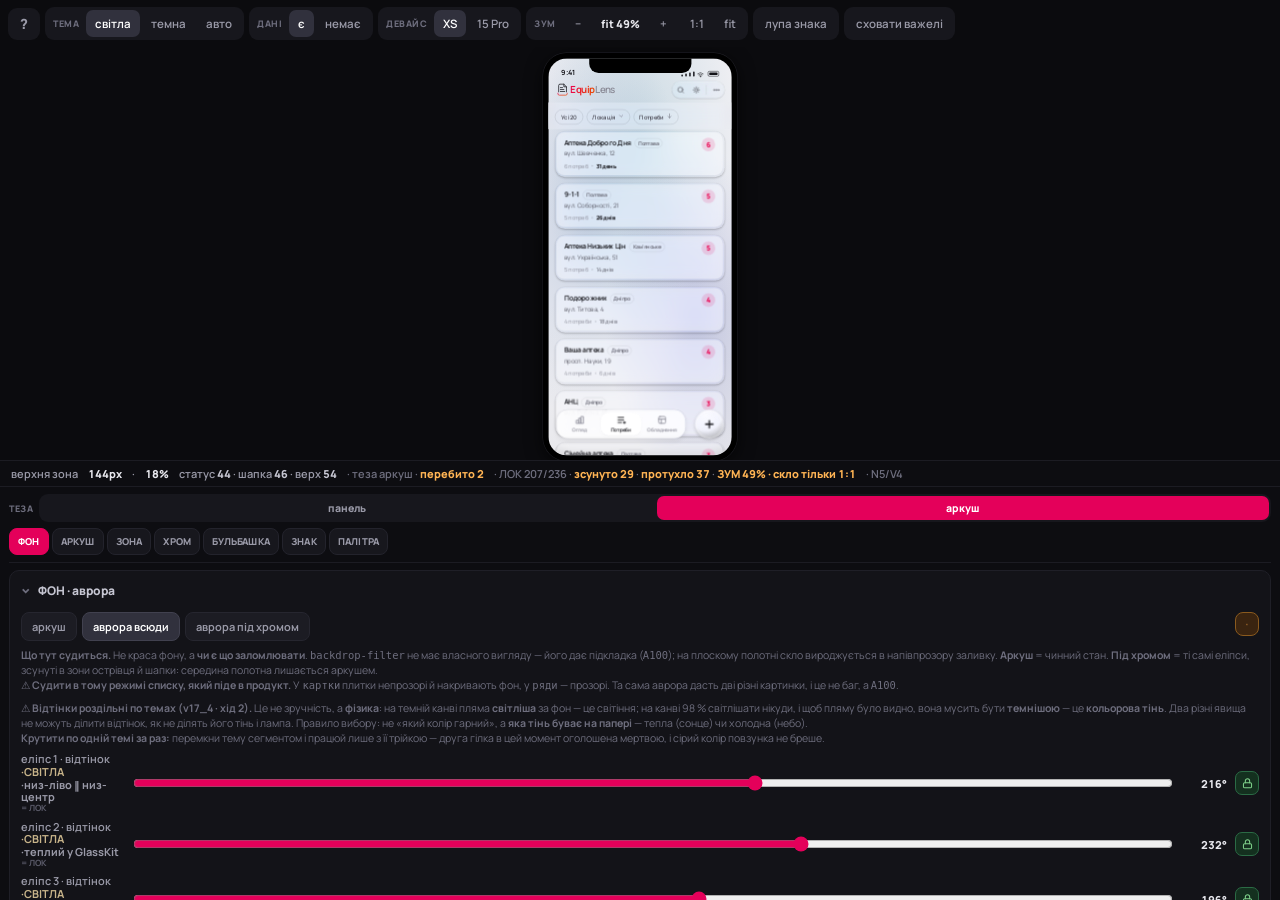
<file: archive/stands/EquipLens_headbench_v17_21.html>
<!DOCTYPE html>
<html lang="uk">
<head>
<meta charset="utf-8">
<meta name="viewport" content="width=device-width,initial-scale=1,viewport-fit=cover">
<meta name="theme-color" content="#0b0b0e">
<title>EquipLens · headbench v17_21</title>
<link rel="preconnect" href="https://fonts.googleapis.com">
<link rel="preconnect" href="https://fonts.gstatic.com" crossorigin>
<link href="https://fonts.googleapis.com/css2?family=Manrope:wght@400;500;600;700;800&display=swap" rel="stylesheet">
<style>
/* ============================================================
   EquipLens · HEADBENCH v10 — stage-bench, варіант phone-single-frame
   живе доки: до EquipLens_head_valuesLOCK.md → archive/stands/
   v9→v10 (КРОК 0 · ЗАМОК): LOCKS став записуваним + localStorage + три стани
     (off / on / drift) + окремий експорт у тіло valuesLOCK.md + скидання.
     Нових ВАЖЕЛІВ нуль — це вимикач до механіки, що вже існувала з v5.
   v5→v6 (КРОК 0 + КРОК 1):
     К0 · дані ×4 (20 аптек / 12 одиниць) — скло НЕ судиться над коротким списком (§2-п.6)
     К0 · @supports + prefers-reduced-transparency накривають і бульбашку, не лише острів
     К0 · Ф-3 розвідки: прозорість скла живе в alpha background, НІКОЛИ не в opacity
     К1 · рядок керування [Усі N][Локація ⌄][Потреби ↓] + граматика знаків ⌄ ↓↑ ✕ заливка
     К1 · чіпи/контроли ФІЛЬТРУЮТЬ насправді (до v5 були декоративні)
     К1 · ФІЛЬТР ⟂ СОРТ: зміна фільтра не скидає напрям сортування
     К1 · поповер — ОДИН примітив на локацію і тему; тема більше не сліпий цикл
     К1 · порожній результат «Нічого не знайдено»
   v6→v7 (ФІКСАЦІЯ + КРОК 3):
     Ф0 · стартові значення = device-раунд Konst 21.08 19:09 (58 ключів)
     К3 · скло бульбашки: alpha фону (НЕ opacity), блюр як Δ до острівця, кант, елевація
     К3 · край: голий / внутрішнє кільце / ореол / обидва
     К3 · виріз через SVG-шлях із ГАЛТЕЛЛЮ — прибирає два вістря на стику з ребром
     К3 · nLift — центр вирізу вище ребра, окремим важелем
     Б1 · перемикач теми прибрано з кебаб-шіта (порт з іншого застосунку, дубль дропдауна)
     Б2 · шіт іде від нижнього ребра екрана; «на кромці острівця» лишається control
   §2-п.0 ВІДПОВІДЬ: стенд крутиться З ТЕЛЕФОНА → phone-single-frame (§4-варіанти)
   ОБ'ЄКТ СУДУ: теза «панель ↔ аркуш» · верхня зона · матеріал поля · знак · тон темної
   БАЗА: EquipLens_headbench_v2.html (гейт ✓8·⚠2·✗0), токени Н1′
   МАНІФЕСТ: §2 · §3 п.8/9/10/11/12/13 · §4-варіант · §7 зум · 8.6 дві осі · 8.7 мертві
   v2→v3: теза-пакет + лічильник «перебито» · well/deboss окремими наборами на тему
           · живий острівець (таби реально перемикають) · склад +В4 · Equip колір
           · знаки Н1-Н3 параметричні · тон темної теми в HSL · межа правдоподібності
           · оверлей-лупа замість екрана «Лупа» · шіт із портом 1:1 без важелів
   ============================================================ */
*,*::before,*::after{box-sizing:border-box;margin:0;padding:0}
html{-webkit-text-size-adjust:100%;background:#0b0b0e;overscroll-behavior:none}
body{font-family:'Manrope',system-ui,sans-serif;background:#0b0b0e;color:#e8e8ee;
  -webkit-font-smoothing:antialiased;overscroll-behavior:none;
  -webkit-user-select:none;user-select:none;-webkit-touch-callout:none;touch-action:manipulation;
  display:flex;flex-direction:column;height:100dvh;overflow:hidden}
*{-webkit-tap-highlight-color:transparent;scrollbar-width:none}
*::-webkit-scrollbar{display:none;width:0;height:0}
button{font-family:inherit;border:none;cursor:pointer;background:none;color:inherit}
::selection{background:transparent}
svg{fill:none;stroke:currentColor;stroke-width:1.7;stroke-linecap:round;stroke-linejoin:round}

/* ---------- рейка стенда ---------- */
.bx-bar{flex:none;display:flex;gap:5px;overflow-x:auto;padding:7px 8px}
.bx-seg{flex:none;display:flex;background:#17171d;border-radius:9px;padding:3px;gap:2px;align-items:center}
.bx-seg b{font-size:9px;font-weight:800;color:#6e6e7e;padding:0 5px;text-transform:uppercase;letter-spacing:.5px}
.bx-seg button{font-size:11.5px;font-weight:600;color:#9a9aa8;padding:6px 9px;border-radius:7px;white-space:nowrap}
.bx-seg button[aria-pressed="true"]{background:#31313d;color:#fff}
.bx-zoom button{min-width:30px;text-align:center}
.bx-zoom .bx-zval{font-size:11px;font-weight:800;color:#e8e8ee;padding:0 6px;min-width:52px;
  text-align:center;font-variant-numeric:tabular-nums}
.bx-q{flex:none;width:32px;height:32px;border-radius:9px;background:#17171d;color:#9a9aa8;
  font-size:14px;font-weight:800;align-self:center}
.bx-q[aria-expanded="true"]{background:#31313d;color:#fff}

/* ---------- стейдж ---------- */
#stageWrap{flex:1;min-height:0;overflow:auto;display:flex;justify-content:center;
  align-items:flex-start;padding:6px 0 8px;position:relative}

/* ---------- девайс-рамка ---------- */
.bx-frame{position:relative;flex:none;background:#000;padding:11px;border-radius:48px;
  box-shadow:0 8px 34px rgba(0,0,0,.65),0 0 0 1px #2b2b34;zoom:var(--z,1)}
.screenbox{position:relative;overflow:hidden;border-radius:38px;
  background:var(--canvas);color:var(--ink);display:flex;flex-direction:column;
  font-size:14px;line-height:1.4}
.bx-frame.xs .screenbox{width:375px;height:812px}
.bx-frame.p15 .screenbox{width:393px;height:852px}
/* v17 · К1 · ФОН-АВРОРА — носій.
   Правило стоїть ОКРЕМО і НИЖЧЕ за джерелом, ніж `.screenbox{background:var(--canvas)}`:
   скорочення `background` неявно скидає `background-image`, тож зворотний порядок
   дав би мовчазне обнулення (той самий клас, що `background-clip` у A101 п.3).
   Чому background-image, а не окремий шар — дві механічні причини:
   1) позиціонований `::before` малювався б НАД статичним `.el-scr` і накрив би
      список. Прошарку «під склом, але над полотном» на цій розмітці не існує;
   2) `background-image` не робить елемент backdrop-root, а шар з `opacity` зробив би
      і вбив би скло над собою (Ф-3). */
.screenbox{background-image:var(--bg-aur,none)}
.bx-cut{position:absolute;left:50%;transform:translateX(-50%);background:#000;z-index:30}
.bx-frame.xs .bx-cut{top:11px;width:209px;height:30px;border-radius:0 0 19px 19px}
.bx-frame.p15 .bx-cut{top:22px;width:125px;height:36px;border-radius:99px}
.bx-hi{position:absolute;left:50%;transform:translateX(-50%);bottom:19px;width:138px;height:5px;
  border-radius:99px;background:var(--ink);opacity:.3;z-index:30;pointer-events:none}

/* ---------- оверлей-лупа (замінює екран «Лупа» з v2) ---------- */
.bx-loupe{position:absolute;left:0;right:0;top:0;z-index:70;padding:10px;
  background:rgba(9,9,12,.94);display:flex;flex-direction:column;gap:14px;align-items:flex-start;
  max-height:100%;overflow:auto}
.bx-loupe[hidden]{display:none}
.bx-loupe .bx-lcap{font-size:10px;font-weight:800;color:#6e6e7e;letter-spacing:.6px;text-transform:uppercase}
.bx-loupe .bx-lz{transform-origin:left top;background:var(--canvas);color:var(--ink);
  border-radius:10px;padding:4px 8px}

/* ---------- панель важелів ---------- */
.bx-panel{flex:none;max-height:46dvh;overflow:auto;padding:0 9px 14px;border-top:1px solid #1c1c23;
  background:#0d0d11}
.bx-panel[hidden]{display:none}
/* ===== v17_10 · К21 · два рівні панелі =====
   Теза втратила ВЛАСНИЙ sticky не тому, що він був зайвий, а тому, що липнути
   мусять ТЕПЕР ДВОЄ — теза й рейка. Два sticky-сусіди липнуть кожен до свого
   top і накладаються; один sticky-батько тримає обох одним блоком. */
.bx-phead{position:sticky;top:0;z-index:3;background:#0d0d11}
.bx-thesis{padding:7px 0 6px;display:flex;align-items:center;gap:6px}
/* v17_11 · В-21 ПЕРЕГОЛОСОВАНО ДЕВАЙСОМ (12.9). Два ряди коштували ~40px
   постійної вертикалі + розтягнутий останній таб на всю ширину (flex:1 1 auto
   при wrap). Ставка «скрол ховає таби» не справдилась: сім підписів = 38
   символів, при 9.5px вони вкладаються в ширину XS із запасом, тобто скрол
   НЕ вмикається взагалі. Він лишається СТРАХОВКОЮ на вужчий екран — там ряд
   поїде, а не зламається. flex:0 0 auto — щоб ПАЛІТРА більше не розтягувалась. */
.bx-rail{display:flex;flex-wrap:nowrap;gap:3px;padding:0 0 7px;
  border-bottom:1px solid #1c1c23;overflow-x:auto;scrollbar-width:none;
  -webkit-overflow-scrolling:touch}
.bx-rail::-webkit-scrollbar{display:none}
.bx-rail button{flex:0 0 auto;padding:6px 8px;border-radius:8px;white-space:nowrap;
  background:#17171d;border:1px solid #23232c;color:#9a9aa8;
  font-size:9.5px;font-weight:800;letter-spacing:.2px}
.bx-rail button[aria-pressed="true"]{background:#E4005A;border-color:#E4005A;color:#fff}
.bx-tab[hidden]{display:none}
.bx-thesis b{font-size:9px;font-weight:800;color:#6e6e7e;text-transform:uppercase;letter-spacing:.5px;flex:none}
/* v17_11 · теза стиснута до висоти рейки. Вона НЕ таб — судить обидві гілки
   з будь-якого таба, тому лишається над рейкою; але 60px постійної вертикалі
   за два слова панель не окупає. Кегль і padding зрівняні з .bx-rail. */
.bx-thesis .bx-tsw{flex:1;display:flex;gap:3px;padding:2px;background:#17171d;border-radius:9px}
.bx-thesis .bx-tsw button{flex:1;padding:5px;border-radius:7px;font-size:10.5px;font-weight:800;color:#9a9aa8}
.bx-thesis .bx-tsw button[aria-pressed="true"]{background:#E4005A;color:#fff}
.bx-meter{flex:none;display:flex;flex-wrap:wrap;gap:4px 10px;align-items:center;padding:5px 11px;
  font-size:11px;color:#9a9aa8;font-weight:600;border-top:1px solid #1c1c23;background:#0d0d11}
.bx-meter b{color:#e8e8ee;font-weight:800;font-variant-numeric:tabular-nums}
.bx-meter .bx-warn{color:#ffb454}
.bx-meter .bx-bad{color:#ff6b6b;font-weight:800}
.bx-meter .bx-dim{color:#6e6e7e}
.bx-fab{position:fixed;right:14px;bottom:calc(14px + env(safe-area-inset-bottom));z-index:60;
  padding:12px 16px;border-radius:99px;background:#E4005A;color:#fff;font-size:12.5px;font-weight:800;
  box-shadow:0 6px 20px rgba(0,0,0,.55)}
.bx-fab[hidden]{display:none}

details{background:#131318;border:1px solid #1f1f27;border-radius:10px;margin-top:7px}
summary{list-style:none;padding:9px 11px;font-size:12px;font-weight:800;color:#c6c6d2;
  display:flex;align-items:center;gap:7px}
summary::-webkit-details-marker{display:none}
summary::before{content:"\203A";font-size:15px;color:#6e6e7e;transition:transform .15s}
details[open] summary::before{transform:rotate(90deg)}
.bx-grp{padding:2px 11px 11px;display:flex;flex-direction:column;gap:7px}
/* v17_11 · ЗАМІРЯНО: медіана підпису важеля — 20.5 символів, 55% довші за 18,
   найдовший 62. У колонці 88px із line-height за замовчуванням (~1.45) це 3-4
   рядки НА КОЖЕН із 172 важелів. Хром панелі платиться раз, це — 172 рази,
   отже тут і був пожирач, а не рейка.
   Лік у двох безризикових важелях: колонка 88 -> 104 (слайдер віддає 16px зі
   ~180 і лишається керованим) і line-height 1.45 -> 1.15. Кегль НЕ чіпаю:
   11px на підписі — межа читабельності на XS, і вона вже судилась. */
.bx-lv{display:flex;align-items:center;gap:8px;font-size:11px;color:#9a9aa8;font-weight:600}
.bx-lv label{flex:0 0 104px;display:flex;flex-direction:column;gap:0;line-height:1.15}
.bx-lv label i{font-style:normal;font-size:8.5px;color:#5c5c6b;font-weight:700;line-height:1.15}
.bx-lv input[type=range]{flex:1;min-width:0;height:22px;accent-color:#E4005A;background:none}
.bx-lv output{flex:0 0 46px;text-align:right;color:#e8e8ee;font-weight:800;font-variant-numeric:tabular-nums}
.bx-pick{display:flex;flex-wrap:wrap;gap:5px}
.bx-pick button{font-size:11px;font-weight:650;color:#9a9aa8;padding:6px 10px;border-radius:8px;
  background:#1c1c23;border:1px solid #26262f}
.bx-pick button[aria-pressed="true"]{background:#31313d;color:#fff;border-color:#41414f}
.bx-pick button.bx-ovr[aria-pressed="true"]{border-color:#E4005A}
.bx-lv.bx-dead,.bx-pick.bx-dead{opacity:.3;pointer-events:none}
/* ===== v10 · КРОК 0 · ЗАМОК =====
   Регістр LOCKS існував з v5 (р.995) і markLock умів три стани — не було вимикача.
   Тут тільки він: кнопка, сховище, розбіжність. Нових важелів нуль.
   ⚠ Замок у стенді ≠ канон. Три стани числа: покручено → залочено (тут)
     → канонізовано (EquipLens_head_valuesLOCK.md). Другий не замінює третій. */
.bx-lock{flex:0 0 auto;width:24px;height:24px;padding:0;border-radius:7px;display:flex;
  align-items:center;justify-content:center;background:#1c1c23;border:1px solid #26262f;color:#5c5c6b}
.bx-lock svg{width:13px;height:13px;fill:none;stroke:currentColor;stroke-width:1.9;
  stroke-linecap:round;stroke-linejoin:round}
.bx-lock .sh{transition:transform .12s}
.bx-lock[data-st="off"] .sh{transform:translateY(-2px) translateX(2px)}
.bx-lock[data-st="on"]{background:#14301f;border-color:#2b6b45;color:#7fd18a}
.bx-lock[data-st="drift"]{background:#3a2410;border-color:#8a5a1e;color:#f0a94b}
.bx-pick .bx-lock{margin-left:auto}
.bx-lv.is-drift output,.bx-pick.is-drift{outline:none}
.bx-lv.is-drift output{color:#f0a94b}
.bx-lock2{margin-top:7px;width:100%;padding:11px;border-radius:10px;background:#1c1c23;color:#c9c9d4;
  border:1px solid #2b6b45;font-size:12px;font-weight:750}
.bx-lockrow{display:flex;gap:7px;margin-top:7px}
.bx-lockrow .bx-lock2{margin-top:0}
.bx-lockrow .warn{border-color:#5a2530;color:#9a9aa8}
.bx-note{font-size:10.5px;color:#6e6e7e;line-height:1.45}
.bx-hold{margin-top:8px;width:100%;padding:12px;border-radius:10px;background:#1c1c23;
  border:1px solid #31313d;color:#e8e8ee;font-size:12.5px;font-weight:750}
.bx-hold.on{background:#E4005A;border-color:#E4005A;color:#fff}
.bx-copy{margin-top:7px;width:100%;padding:12px;border-radius:10px;background:#E4005A;color:#fff;
  font-size:12.5px;font-weight:800}
/* v17_8 · К17 · ОСНАСТКА: поле виводу — єдине місце, де виділяти ТРЕБА.
   `body{user-select:none}` (р.48) успадковується в textarea; WebKit на iOS
   форсує виняток для редагованих полів, Chrome/Firefox — ні. Наслідок: із
   девайса копіювалось, із PC поле видиме й нескопійовне. `::selection`
   глобально прозорий (р.53) робив і програмне `out.select()` невидимим. */
.bx-out{margin-top:7px;width:100%;height:120px;background:#0f0f14;color:#9a9aa8;border:1px solid #1f1f27;
  border-radius:8px;font-family:ui-monospace,Menlo,monospace;font-size:10px;padding:7px;
  -webkit-user-select:text;user-select:text;cursor:text}
.bx-out::selection{background:#E4005A;color:#fff}
.bx-out[hidden]{display:none}
.bx-info{padding:8px 13px;font-size:11.5px;line-height:1.5;color:#9a9aa8;border-top:1px solid #1c1c23;
  max-height:44dvh;overflow:auto;background:#0d0d11}
.bx-info[hidden]{display:none}
.bx-info h1{font-size:12.5px;color:#e8e8ee;font-weight:800;margin-bottom:4px}
.bx-info table{border-collapse:collapse;margin-top:6px;width:100%;font-size:11px}
.bx-info td{padding:4px 8px 4px 0;vertical-align:top;border-bottom:1px solid #1f1f27}
.bx-info td:first-child{color:#c6c6d2;font-weight:700;white-space:nowrap}
.bx-dt{display:flex;gap:8px;padding:3px 0;border-bottom:1px solid #1f1f27;font-size:10.5px}
.bx-dt span:nth-child(1){flex:0 0 104px;color:#c6c6d2;font-weight:700}
.bx-dt span:nth-child(2){flex:1;opacity:.75}
.bx-dt span:nth-child(3){flex:0 0 58px;text-align:right}

/* ============================================================
   ТОКЕНИ Н1′ — база з token_harness_v2_1 р.71-98.
   Темна вітка: значення-заглушки, БОЙОВІ пише JS із важелів блоку «ґрунт» (В-2).
   ============================================================ */
.screenbox[data-theme="light"]{
  --canvas:#EFEFF3; --surface:#FFFFFF; --raised:#FFFFFF;
  --ink:#131318; --ink-2:#54545F; --ink-3:#8A8A96;
  --line:rgba(18,18,28,.085); --line-hard:rgba(18,18,28,.18);
  --accent:#E4005A; --accent-ink:#FFFFFF; --accent-soft:rgba(228,0,90,.09);
  --neutral-fill:#1B1B21; --neutral-ink:#FFFFFF;
  --lift:0 1px 1px rgba(16,16,24,.05),0 5px 14px rgba(16,16,24,.07);
  --lift-s:0 1px 2px rgba(16,16,24,.07);
  --ridge:none;
  --glass:rgba(255,255,255,.80); --glass-rim:rgba(18,18,28,.09);
  --r-card:13px; --r-ctl:10px;   /* Д-1 (v10): тут стояло значення в лапках (слід прапорця S.ctl) — синтаксично
     недійсне значення. Недійсна підстановка custom property не «падає в дефолт
     правила», а робить властивість-споживача invalid at computed-value time,
     тобто border-radius ставав initial = 0. Наслідок: поле пошуку на СВІТЛІЙ темі
     прямокутне, на темній (де токен цілий) кругле. Жоден гейт цього не ловив: тегам байдуже, node --check це не CSS,
     а таблиця мертвих перевіряє СТАН важеля, а не валідність токена. */
  --well:inset 0 1px 2px rgba(16,16,24,.06);
  --well-bg:#F4F4F7;
}
.screenbox[data-theme="dark"]{
  --canvas:#08080B; --surface:#17171E; --raised:#242430;
  --ink:#F0F0F5; --ink-2:#A3A3AB; --ink-3:#71717A;
  --line:rgba(255,255,255,.075); --line-hard:rgba(255,255,255,.20);
  --accent:#FF5C93; --accent-ink:#22040F; --accent-soft:rgba(255,92,147,.15);
  --neutral-fill:#EDEDF2; --neutral-ink:#131318;
  --lift:0 0 0 1px rgba(255,255,255,.055);
  --lift-s:0 0 0 1px rgba(255,255,255,.05);
  --ridge:inset 0 1px 0 rgba(255,255,255,.07);
  --glass:rgba(23,23,30,.80); --glass-rim:rgba(255,255,255,.11);
  --r-card:13px; --r-ctl:10px;
  --well:inset 0 1px 3px rgba(0,0,0,.55),inset 0 -1px 0 rgba(255,255,255,.05);
  --well-bg:#101016;
}

/* ---------- статус-бар ---------- */
.el-status{flex:none;display:flex;align-items:flex-end;justify-content:space-between;
  padding:0 26px 5px;font-size:14.5px;font-weight:700;letter-spacing:.1px;color:var(--ink)}
.bx-frame.xs .el-status{height:44px}
.bx-frame.p15 .el-status{height:59px}
.el-sbi{display:flex;gap:5px;align-items:flex-end;padding-bottom:2px}
.el-sbi i{display:block;width:3px;background:var(--ink);border-radius:1px}
.el-sbi .b1{height:4px}.el-sbi .b2{height:6px}.el-sbi .b3{height:8px}.el-sbi .b4{height:10px}
.el-sbi .bat{width:23px;height:11px;border:1.4px solid var(--ink);border-radius:3px;position:relative;margin-left:3px}
.el-sbi .bat::after{content:"";position:absolute;inset:1.6px;background:var(--ink);border-radius:1px}
.el-sbi .wf{width:14px;height:11px;color:var(--ink)}

/* ---------- appbar ---------- */
.el-appbar{flex:none;display:flex;align-items:center;gap:8px;padding:2px 14px 8px;min-height:42px}
.el-brand{display:flex;align-items:center;gap:var(--mgap,7px);min-width:0;flex:none}
.el-brand .el-mk{flex:none;width:var(--msize,30px);height:var(--msize,30px);color:var(--ink);display:block}
.el-brand .el-mk svg{width:100%;height:100%;stroke-width:var(--msw,1.9)}
.el-mk .f{fill:currentColor;stroke:none}
.el-wm{font-size:var(--wsize,17px);letter-spacing:var(--wtrack,-.5px);white-space:nowrap}
.el-wm .a{font-weight:var(--weq,800)}
.el-wm .b{font-weight:var(--wle,500);color:var(--ink-3)}
.el-wm .s{font-weight:var(--wle,500);color:var(--ink-3)}
/* Equip колір: ink (дефолт) · accent · градієнт (per-theme, A39) */
.el-wm.eq-accent .a{color:var(--accent)}
.el-wm.eq-grad .a{background:linear-gradient(var(--gang,100deg),var(--g1),var(--g2));
  -webkit-background-clip:text;background-clip:text;color:transparent}
.el-spacer{flex:1;min-width:0}
.el-inlinettl{font-size:16px;font-weight:800;letter-spacing:-.3px;opacity:0;
  transition:opacity .18s;pointer-events:none;white-space:nowrap}
.screenbox.sc .el-inlinettl{opacity:1}

/* дві кнопки шапки — власна форма (В-5), НЕ StockCheck 1:1 */
.el-hbtn{flex:none;height:var(--bh,34px);min-width:var(--bh,34px);border-radius:var(--br,11px);
  display:flex;align-items:center;justify-content:center;color:var(--hbInk,var(--ink-2));position:relative}
.el-hbtn svg{width:var(--hbSz,17px);height:var(--hbSz,17px);stroke-width:var(--hbSw,1.7)}
.el-hbtn[data-fill="surf"]{background:var(--surface);border:1px solid var(--line);box-shadow:var(--lift-s)}
.el-hbtn[data-fill="out"]{background:transparent;border:1px solid var(--line-hard)}
.el-hbtn[data-fill="bare"]{background:transparent;border:none}
.el-hbtn .el-dotmode{position:absolute;right:4px;bottom:4px;width:5px;height:5px;border-radius:99px;
  background:var(--accent)}

/* ---------- шіт «•••» — порт 1:1, важелів НЕ має ---------- */
.el-sheet{position:absolute;left:8px;right:8px;bottom:80px;z-index:40;padding:7px;
  background:var(--surface);border:1px solid var(--line);border-radius:20px;box-shadow:var(--lift);
  max-height:66%;overflow:auto}
/* v7 · шіт від НИЖНЬОГО РЕБРА екрана: поверхня, що приходить з-за краю і накриває
   острівець. Варіант «island» (bottom:80) лишається control — саме він зараз
   зависає на верхній кромці острівця і читається як «застряг». */
.el-sheet[data-pos="screen"]{left:0;right:0;bottom:0;z-index:60;
  border-radius:20px 20px 0 0;border-bottom:none;padding-bottom:calc(7px + 34px);
  max-height:72%}
.el-sheet[hidden]{display:none}
.el-sheet .el-grab{width:36px;height:4px;border-radius:99px;background:var(--ink-3);opacity:.35;
  margin:2px auto 8px}
.el-sheet .el-tsegwide{display:flex;gap:3px;padding:3px;margin:0 4px 6px;border-radius:12px;
  background:var(--canvas);border:1px solid var(--line)}
.el-sheet .el-tsegwide button{flex:1;padding:9px;border-radius:9px;font-size:12.5px;font-weight:700;
  color:var(--ink-2);display:flex;align-items:center;justify-content:center;gap:6px}
.el-sheet .el-tsegwide button svg{width:14px;height:14px}
.el-sheet .el-tsegwide button[aria-pressed="true"]{background:var(--neutral-fill);color:var(--neutral-ink)}
.el-sheet .el-tsegwide button[aria-pressed="true"] svg{color:var(--neutral-ink)}
.el-srow{display:flex;align-items:center;gap:10px;padding:11px 10px;border-radius:11px;
  font-size:13.5px;font-weight:600;color:var(--ink)}
.el-srow svg{width:16px;height:16px;color:var(--ink-3);flex:none}
.el-srow .el-rt{margin-left:auto;font-size:12.5px;color:var(--ink-3);font-weight:600}
.el-cap{font-size:10px;font-weight:800;color:var(--ink-3);letter-spacing:.6px;
  text-transform:uppercase;padding:8px 10px 2px}
/* «Пам'ять додатка» — порт 1:1 зі StockCheck b32.5 (одиниця запасу = візити) */
.el-stor{padding:4px 10px 10px}
.el-stor .el-bar{display:flex;gap:var(--stGap,5px);height:var(--stH,6px);margin:6px 0 7px}
.el-stor .el-seg{flex:1;border-radius:var(--stRad,6px);background:var(--line);overflow:hidden}
.el-stor .el-seg i{display:block;height:100%;background:var(--ink-2);border-radius:var(--stRad,6px)}
.el-stor .el-seg.on i{background:var(--accent)}
.el-stor .el-cc{display:flex;font-size:11.5px;color:var(--ink-3);font-weight:600}
.el-stor .el-cc b{color:var(--ink-2);font-weight:800}
.el-stor .el-cc .el-rt{margin-left:auto}
.el-stor.warn .el-seg.on i{background:#E8A33D}
.el-stor.crit .el-seg.on i{background:#E4005A}

/* ---------- екран ---------- */
.el-scr{flex:1;overflow:hidden auto;overscroll-behavior:contain;-webkit-overflow-scrolling:touch;
  padding:0 0 calc(34px + var(--navH,60px) + 12px);position:relative;z-index:0}
/* Д-2 (v10) · ВТЕЧА РЯДКА З-ПІД СПИСКУ.
   `.el-sw .el-item` має z-index:1. Щоб він лишався локальним, хтось із предків
   мусить створити КОНТЕКСТ НАШАРУВАННЯ — не створював жоден: .el-sw і .el-scr
   були position:relative без z-index, .screenbox — relative+overflow (overflow
   контексту не створює). Найближчим виявився .bx-frame з transform:scale, тобто
   рядки конкурували напряму з низом: 1 > auto(острівець) і 1 < 12(бульбашка).
   Симптом рівно такий: список з'їдає острівець і не чіпає «+».
   `z-index:0` тут — не косметика, а замок контексту. */
/* v17_6 · К7-а · З-20: заливка була жорсткою canvas і перекривала верхній еліпс
   AUR.chrome (at 50% 3%) — на «Потребах» це 23% висоти, де аврори фізично не було.
   sticky і z-index НЕ чіпаємо: прозорість не сміє знести перекриття. */
.el-ctxhead{padding:2px 14px 10px;background:var(--tzbg,var(--canvas));position:sticky;top:0;z-index:5}
/* v17_7 · К7-б · МАТЕРІАЛ верхньої зони, 4 гілки. К7-а довів (З-24), що відповідь
   «нічого» непридатна: текст фільтрів ріже назви аптек. Гілки дають зоні матеріал,
   не повертаючи заливку на всю площу.
   ⚠ blur ставиться на sticky-зону ВСЕРЕДИНІ .el-scr — це НЕ плаваючий острівець:
   з чотирьох підстав локу «скло тільки внизу» (MASTER_LOCK §8) тут діє одна, а
   overscroll-оборони зона не тягне. Підкладка є завжди: аврора .screenbox (р.90)
   плюс рядки, що заїжджають під зону — саме те, чого бракувало пігулці шапки.
   ⚠ радіус блюру МАСШТАБУЄТЬСЯ разом із .bx-frame{transform:scale} — вирок по
   tzBlur дійсний тільки на 1:1 (A100: скло судиться на своїй підкладці й у своєму
   масштабі, інакше судиться інший об'єкт).
   sticky і z-index не чіпаються жодною гілкою — замок із З-20. */
.el-ctxhead[data-tz="blur"]{
  background:color-mix(in srgb, var(--canvas) var(--tzA,70%), transparent);
  -webkit-backdrop-filter:blur(var(--tzBlur,14px)) saturate(var(--tzSat,160%));
  backdrop-filter:blur(var(--tzBlur,14px)) saturate(var(--tzSat,160%))}
/* body (І-3 · К7): тіло є тільки ПІД КОНТРОЛАМИ, зона лишається прозорою.
   Тут матеріал не оптичний, а речовий — плашка під рядом, як у папері підкладка
   під написом. Власних важелів не отримує навмисно (В-6: форма зони — константа). */
.el-ctxhead[data-tz="body"]{background:transparent}
.el-ctxhead[data-tz="body"] .el-srw,
.el-ctxhead[data-tz="body"] .el-chips-wrap,
.el-ctxhead[data-tz="body"] .el-ctl{background:var(--canvas);border-radius:var(--r-ctl)}
.el-ttl{font-size:25px;font-weight:800;letter-spacing:-.6px;padding:2px 0 11px;overflow:hidden;
  transition:height .2s,opacity .16s,padding .2s}
.screenbox.sc .el-ttl{height:0;opacity:0;padding:0}
.el-search{display:flex;align-items:center;gap:8px;height:38px;padding:0 11px;min-width:0;
  border-radius:var(--r-ctl);color:var(--ink-3);font-size:13.5px}
/* МАТЕРІАЛ — теза «панель» дає lift, теза «аркуш» дає well (блок 2) */
.el-search[data-mat="lift"]{background:var(--surface);border:1px solid var(--line);box-shadow:var(--lift-s)}
.el-search[data-mat="well"]{background:var(--well-bg);border:1px solid var(--line);box-shadow:var(--well)}
.el-search[data-mat="well"][data-wb="0"]{border-color:transparent}
/* v17_7 · Н-11. На знімках S19 поле читається НАЙВАЖЧИМ об'єктом верхньої зони:
   і lift, і well дають йому власне тіло там, де решта зони тіла не має. Гілка
   plain знімає тіло повністю — лишається лупа + плейсхолдер. Це не «третій
   матеріал», а НУЛЬ матеріалу: контрольна точка, без якої вага двох інших
   не має від чого відлічуватись. Судиться в тому самому кадрі, що К7-б
   (§16: матеріал зони й матеріал поля — один візуальний вузол). */
.el-search[data-mat="plain"]{background:transparent;border:1px solid transparent;
  box-shadow:none;padding-left:0}
.el-search svg{width:16px;height:16px;flex:none;opacity:.55;stroke-width:1.9}
/* ⚠ П-3: без min-width:0 текст переноситься → лічильник друкує 356px замість 220 */
.el-search span{min-width:0;overflow:hidden;white-space:nowrap;text-overflow:ellipsis}
.el-chips-wrap{position:relative;margin-top:9px}
.el-chips-wrap::after{content:"";position:absolute;right:0;top:0;bottom:0;width:26px;pointer-events:none;
  background:linear-gradient(90deg,transparent,var(--canvas))}
.el-chips{display:flex;gap:7px;overflow-x:auto}
.el-chip{flex:none;font-size:12px;font-weight:650;color:var(--ink-2);padding:6px 11px;
  border:1px solid var(--line);border-radius:99px;background:var(--surface);white-space:nowrap}
.el-chip[data-mat="flat"]{background:transparent;box-shadow:none}
.el-chip[data-mat="lift"]{box-shadow:var(--lift-s)}
/* активний стан чіпа задає [data-onmat] нижче (З2б) — тут навмисно порожньо */

/* ---------- список: КАРТКА (панель) ↔ РЯДОК (аркуш) ---------- */
.el-list{padding:4px 14px 0;display:flex;flex-direction:column}
.el-list[data-row="card"]{gap:var(--cdGap,16px)}
.el-list[data-row="row"],.el-list[data-row="slit"]{gap:0;padding-top:0}
.el-item{display:flex;gap:11px;align-items:flex-start}
/* К22-а · ВНУТРІШНЄ КІЛЬЦЕ = ФАСКА. Це правило має специфічність (0,3,0)
   і навмисно б'є скидання `.el-sw .el-item` (0,2,0) — саме звідси беруться
   ДВІ концентричні волосинки, які оператор побачив на девайсі. Тепер це не
   побічний ефект, а оголошена роль: силует відділяє, фаска артикулює форму
   (A88: різні роботи, ставити обидва або жодного).
   `--lift` знято свідомо: .el-sw має overflow:hidden, тому зовнішня тінь
   .el-item зрізалась завжди — це було мертве чорнило, не елевація.
   К-1 · концентрика: внутрішній радіус = зовнішній − товщина силуету.
   max(0px,…) обов'язковий: від'ємний calc робить border-radius invalid at
   computed-value time → initial 0 (Д-1, v10). */
/* К22-б · ФАРБА ФАСКИ — три грані окремими кольорами.
   Полярність задана фізикою (світло зверху), важіль керує ТІЛЬКИ силою: A95 —
   спільна назва, окремі числа; один важіль із двома дільниками тут заборонений.
   ПОРЯДОК ОБОВ'ЯЗКОВИЙ: скорочення `border` скидає колір, тому per-side кольори
   лише ПІСЛЯ нього. Той самий клас, що A101 п.3 про background-clip.
   `background-clip:padding-box` — A101 механізми 1+2: фон під напівпрозорим
   бордером дає подвійну щільність і сабпіксельний bleed рівно на дузі.
   `box-shadow:none` ЯВНО, не каскадом: --ridge знято, бо на темній він І Є
   верхня грань фаски, а два носії однієї грані = З-57. Правило має (0,3,0),
   тому мовчання тут означало б довіру до `.el-sw .el-item` (0,2,0).
   --cdGlass = `none` при cdBlur=0: `blur(0px)` усе одно заводить шар. */
/* К22-в · glift — носій об'єму темної теми.
   `background-image` ОКРЕМОЮ властивістю і ОБОВ'ЯЗКОВО після `background:`:
   скорочення рядком вище скидає background-image у initial, тому зворотний
   порядок дав би мертвий важіль (той самий клас, що per-side кольори фаски).
   Градієнт іде в ТОНІ тіла, не білим інжектом (A45); на прямокутнику тип
   градієнта лінійний (A99); на напівпрозорому тілі шейдинг читається
   «всередині матеріалу» (A102). --cdGlift = `none` при альфі 0. */
/* К22-в-б · ridge — блік ВЕРХНЬОГО РЕБРА. Третій базовий важіль DARK-набору
   A45 MANIFEST (sat · lit · glift · ridge); у К22-б знімався не він, а прибитий
   ТОКЕН `--ridge:inset 0 1px 0 rgba(255,255,255,.07)` — 1px, що дублював кант.
   ТРИ НОСІЇ, ТРИ РОБОТИ, і саме тому це не З-57:
     cdBevTD — border-top-color: контур, іде по ДУЗІ кутів;
     ridge   — смуга у px: має РІЗКУ нижню межу, око читає товщину матеріалу;
     glift   — градієнт у %: без низу, читається як напрям світла.
   Ridge у px, не в %: ребро не масштабується з висотою картки — інакше на
   високій картці «грань» розповзається в пляму.
   Носій — background-image, НЕ inset box-shadow: картка їздить під свайпом A22,
   і обидва shadow-шляхи шимерять на сабпіксельному зсуві (A70). Панель hpRidge
   може дозволити собі inset — вона нерухома; картка ні.
   Порядок шарів у ОДНІЙ властивості: перший = ВЕРХНІЙ. ridge над glift. Два
   окремі оголошення background-image неможливі — друге затерло б перше. */
.el-list[data-row="card"] .el-item{background:var(--cdBody,var(--surface));
  background-image:var(--cdRidge,none),var(--cdGlift,none);
  background-clip:padding-box;
  border:var(--cdBevW,1px) solid transparent;
  border-top-color:var(--cdBevT,transparent);
  border-bottom-color:var(--cdBevB,transparent);
  border-left-color:var(--cdBevS,transparent);
  border-right-color:var(--cdBevS,transparent);
  border-radius:max(0px,calc(var(--cdR,13px) - var(--cdRimW,1px)));
  padding:12px var(--cdPadX,13px);box-shadow:none;
  -webkit-backdrop-filter:var(--cdGlass,none);backdrop-filter:var(--cdGlass,none)}
.el-list[data-row="row"] .el-item,.el-list[data-row="slit"] .el-item{background:transparent;border:none;border-radius:0;
  padding:13px 0;box-shadow:none;border-bottom:1px solid var(--line)}
.el-list[data-row="row"] .el-item:last-child,.el-list[data-row="slit"] .el-item:last-child{border-bottom:none}
.el-item .el-body{flex:1;min-width:0}
.el-net{font-size:16.5px;font-weight:750;letter-spacing:-.35px}
.el-addr{font-size:12px;color:var(--ink-2);margin-top:3px;white-space:nowrap;overflow:hidden;text-overflow:ellipsis}
.el-meta{font-size:11.5px;color:var(--ink-3);margin-top:8px;display:flex;gap:6px;align-items:center;
  white-space:nowrap;overflow:hidden}
.el-dot{width:3px;height:3px;border-radius:99px;background:currentColor;opacity:.5;flex:none}
/* v10 · КРОК 6 · бейдж потреб. Додано НЕ за списком — без нього неможливо винести
   вирок по тінту активного чіпа: критерій там «чи лишився бейдж найгучнішим
   об'єктом екрана», а порівнювати можна лише те, що обидва рухаються. */
.el-badge{flex:none;min-width:var(--bd-h,27px);height:var(--bd-h,27px);padding:0 7px;
  border-radius:var(--bd-r,9px);display:flex;
  align-items:center;justify-content:center;font-size:var(--bd-size,13.5px);font-weight:800;
  background:var(--bd-fill);color:var(--accent)}
.el-badge.zero{background:transparent;color:var(--ink-3);font-weight:600}
.el-aged{color:var(--ink-2);font-weight:800}

/* ---------- порожній стан ---------- */
.el-empty{display:flex;flex-direction:column;align-items:center;padding:64px 34px 0;text-align:center;gap:13px}
.el-empty .el-hero{width:var(--hsize,96px);height:var(--hsize,96px);color:var(--ink-3);opacity:.85}
.el-empty .el-hero svg{width:100%;height:100%;stroke-width:calc(var(--msw,1.9) * .6)}
.el-empty h3{font-size:17px;font-weight:800;letter-spacing:-.3px;margin-top:3px}
.el-empty p{font-size:13.5px;color:var(--ink-3);line-height:1.5}
.el-empty .el-cta{margin-top:5px;padding:12px 20px;border-radius:12px;background:var(--neutral-fill);
  color:var(--neutral-ink);font-size:14px;font-weight:750}

/* ---------- ЧЕСНА ЗАГЛУШКА (М-2): екран не спроєктовано, тут НЕ судиться ---------- */
.el-stub{display:flex;flex-direction:column;align-items:center;padding:96px 40px 0;text-align:center;gap:11px}
.el-stub .el-si{width:40px;height:40px;color:var(--ink-3);opacity:.5}
.el-stub h3{font-size:16px;font-weight:800;color:var(--ink-2)}
.el-stub p{font-size:12.5px;color:var(--ink-3);line-height:1.5}
.el-stub .el-tag{margin-top:4px;font-size:10px;font-weight:800;letter-spacing:.5px;text-transform:uppercase;
  color:var(--ink-3);border:1px dashed var(--line-hard);border-radius:99px;padding:5px 11px}

/* ---------- острівець ---------- */
/* z-index:12 — парний до .el-fabw. Острівець і бульбашка сидять на одному
   bottom:34px з тією самою висотою --navH, тобто це ОДНА підсистема; тримати їх
   у різних шарах означає лишити між ними щілину 1…11, у яку рано чи пізно щось
   провалиться. Порядок усередині шару вирішує DOM: nav() йде перед fabHTML(). */
.el-nav{position:absolute;left:var(--navL,16px);right:calc(var(--navL,16px) + var(--fabS,56px) + var(--fabGap,12px));bottom:34px;height:var(--navH,60px);display:flex;z-index:12;
  border-radius:24px;padding:6px;gap:2px;
  background:var(--glass);border:1px solid var(--glass-rim);background-clip:padding-box;
  backdrop-filter:blur(12px) saturate(170%);-webkit-backdrop-filter:blur(12px) saturate(170%);
  box-shadow:var(--lift)}
/* v10 · КРОК 5 · нав-іконки й геометрія низу. --navH був прибитий до 60px,
   хоча ним міряється і висота бульбашки (--fabS), і нижній відступ списку. */
.el-nav button{flex:1;display:flex;flex-direction:column;align-items:center;justify-content:center;
  gap:var(--nv-gap,3px);border-radius:16px;font-size:var(--nv-lbl,10px);font-weight:650;color:var(--ink-3)}
.el-nav svg{width:var(--nv-sz,19px);height:var(--nv-sz,19px);stroke-width:var(--nv-sw,2)}
.el-nav button[aria-pressed="true"]{background:var(--raised);color:var(--ink);box-shadow:var(--lift-s)}
@media(prefers-reduced-transparency:reduce){.el-nav{backdrop-filter:none;-webkit-backdrop-filter:none;background:var(--surface);background-image:var(--nav-shade,none)}}
/* v13 · КРОК 5в-1 · ШЕЙДИНГ ТІЛА. Об'єм круглої форми несе не тінь ПОЗАДУ тіла,
   а світлотінь ПО тілу: тінь повідомляє висоту, градієнт повідомляє форму.
   Реалізація через background-image, а не псевдоелемент: псевдоелемент над
   склом заводить власний стек-контекст і ризикує вбити backdrop-filter (Ф-3).
   Специфічність навмисно дорівнює правилам тону ([data-t]/[data-g]): вони
   ставлять background СКОРОЧЕННЯМ, а скорочення обнуляє background-image. */
.el-nav{background-image:var(--nav-shade,none)}
@media (prefers-reduced-motion:reduce){.el-ttl,.el-inlinettl{transition:none}}
/* ============================================================
   v4 · CSS-надбудова. Іде в кінці таблиці стилів, тому перекриває v3
   за порядком джерела. Правила v3 не редагуються — лише глушаться.
   ============================================================ */

/* --- Ф2 · zoom → transform:scale (zoom ламає hit-test острівця на iOS) --- */
.bx-fit{flex:none;position:relative}
.bx-frame{zoom:1;transform:scale(var(--z,1));transform-origin:top left;
  position:absolute;top:0;left:0}

/* --- A · типографіка запису (важелі, яких не було) --- */
.el-net{font-size:var(--nSize,16.5px);font-weight:var(--nWeight,750);
  display:flex;align-items:baseline;gap:7px;min-width:0}
.el-net .el-nm{overflow:hidden;text-overflow:ellipsis;white-space:nowrap;min-width:0}
.el-addr{font-size:var(--aSize,12px)}
.el-meta{font-size:var(--mtSize,11.5px)}
/* v10 · КРОК 4 · пігулка міста. Було: усе прибито, у родині «анатомія запису»
   її не існувало. Висота тепер ЯВНА і центрує вміст, а не витікає з padding —
   інакше вона мовчки повзе щоразу, коли рухається кегль. */
/* v11 · Д-3 · СТРИБОК ГРУПИ КНОПОК ПРИ ЗМІНІ ТАБА.
   Симптом (девайс, S9): на «Потребах» група стоїть однаково, на «Обладнанні»
   з'їжджає правіше. Корінь — НЕ в групі: `.el-inlinettl` лежить у потоці appbar
   із `white-space:nowrap` і без `min-width`. Прозорий заголовок місце займає
   ЗАВЖДИ, за шириною свого тексту; «Обладнання» довше за «Потреби» на ~30px.
   Механіка: у flex-item `min-width:auto` = min-content, а при nowrap min-content
   дорівнює повній ширині рядка → item стиснутись НЕ МОЖЕ → рядок переповнюється,
   `.el-spacer` схлопується в нуль, і далі росте вправо все, що стоїть після.
   Фікс: заголовок стискається (він однаково прозорий до скролу), група кнопок
   оголошена нестисним якорем правого краю. */
.el-inlinettl{min-width:0;overflow:hidden;text-overflow:ellipsis}
.el-hgrp{flex:none}
.el-city{flex:none;height:var(--ct-h,20px);display:inline-flex;align-items:center;
  font-size:var(--ct-size,10.5px);font-weight:700;color:var(--ct-ink);
  background:var(--ct-fill);border:1px solid var(--ct-rim);
  border-radius:var(--ct-r,99px);padding:0 var(--ct-px,7px)}
.el-age0{color:var(--ink-3)}
.el-age1{color:var(--ink-2)}
.el-age2{color:var(--ink);font-weight:800}

/* --- D · свайп-рядок A22 (Cookbook том 2, Drive Lens Batch 10/10.2) --- */
.el-list{padding:4px 14px 0;display:flex;flex-direction:column}
.el-list[data-row="card"]{gap:var(--cdGap,16px)}
.el-list[data-row="row"]{gap:0}
.el-sw{position:relative;overflow:hidden;
  transition:border-radius .2s,box-shadow .2s,border-color .2s}
/* К22-а · ЗОВНІШНЄ КІЛЬЦЕ = СИЛУЕТ. Носій — .el-sw (у нього overflow:hidden,
   тому все, що виступає назовні з .el-item, він зрізає). Його робота за A88 —
   відділити картку від контенту позаду. */
/* К22-б · ФАРБА СИЛУЕТУ + ТІНЬ.
   --lift знято НЕ як прибирання: на темній він = `0 0 0 1px rgba(255,255,255,.055)`,
   тобто ЗОВНІШНЄ КІЛЬЦЕ від тієї самої кромки, що й силует. A101-б: два механізми
   від однієї кромки перекриваються, а не сумуються — оператор упирався б в
   арифметику, вважаючи, що впирається у смак. --ridge знято з підстави З-57.
   Тінь ОДНОШАРОВА: спека дає три важелі = один шар. Контактний шар `0 1px 1px`
   не лишається прибитим числом під важелем.
   Носій краю — `border`, не `box-shadow`: картка їздить під свайпом A22, і обидва
   shadow-шляхи (inset і outset) шимерять на сабпіксельному зсуві (A70). */
.el-list[data-row="card"] .el-sw{border-radius:var(--cdR,13px);
  border:var(--cdRimW,1px) solid var(--cdRimC,transparent);
  box-shadow:var(--cdSh,none)}
/* Ф-ШОВ · ДІАГНОСТИЧНІ ГІЛКИ ШВУ (не важіль тону — прилад).
   Симптом: світла смуга ~1–2px спалахує по НИЖНІЙ кромці картки під скролом.
   Носій встановлено пробою оператора: є при `cdRimAD>0` І `cdBlur>0`; розмір
   кільця не впливає — отже кант не створює смугу, а ДАЄ ЇЙ КОНТРАСТ.
   Корінь (fxtf-drafts#374 + практика): блюр усереднює коло сусідніх пікселів,
   а за кромкою елемента пікселів НЕМАЄ — WebKit дублює крайній ряд. При скролі
   крайнім щокадру стає інший ряд, тому по кромці йде нестабільна смуга
   неповного блюру. Числами (cdRimW · cdR · cdBevW) це не лікується в принципі.
   Чотири гілки = чотири РІЗНІ пояснення. Судяться поодинці, не в суміші. */
.screenbox[data-seam="clip"] .el-list[data-row="card"] .el-sw{overflow:clip}
.screenbox[data-seam="layer"] .el-list[data-row="card"] .el-item{will-change:transform}
.screenbox[data-seam="oscr"] .el-scr{overscroll-behavior:none}
/* `назовні`: скло переїжджає з .el-item на .el-sw. Кромка скла збігається з
   кромкою канта, і неповний край блюру лягає ПІД кант, де його не видно.
   ⚠ ПОБІЧНИЙ ЕФЕКТ, названий вголос: скло більше не їде з карткою під свайпом —
   воно розмиватиме й дії, що відкриваються. Це ДІАГНОСТИЧНА позиція: вона
   відповідає «чи корінь у кромці», а не «чи так лишаємо». */
.screenbox[data-seam="out"] .el-list[data-row="card"] .el-item{
  -webkit-backdrop-filter:none;backdrop-filter:none}
.screenbox[data-seam="out"] .el-list[data-row="card"] .el-sw{
  -webkit-backdrop-filter:var(--cdGlass,none);backdrop-filter:var(--cdGlass,none)}
.el-list[data-row="row"] .el-sw{border-radius:0;border:1px solid transparent;box-shadow:none;
  border-bottom-color:var(--line)}
.el-list[data-row="row"] .el-sw:last-child{border-bottom-color:transparent}
/* аркуш у спокої плоский — під пальцем набирає радіус і підіймається (A22 transition) */
.el-list[data-row="row"] .el-sw.open{border-radius:var(--r-card);box-shadow:var(--lift);
  border-color:var(--line)}
.el-sw .el-item{position:relative;z-index:1;border:none;border-radius:0;box-shadow:none;
  background:var(--surface);
  transition:transform .2s cubic-bezier(.4,0,.2,1)}
/* v17_9 · К13 · І-4 · НАПІВПРОЗОРЕ ПОЛОТНО.
   Було `var(--canvas)` — аркуш не «темніший за фон», він НЕПРОЗОРИЙ прямокутник
   кольору фону поверх аврори, і аврора жила тільки в бокових полях 14px (З-31).
   БЕЗ фолбеку `var(--sheet,var(--canvas))` навмисно: фолбек сховав би дефект
   «змінна не ставиться», і аркуш виглядав би справним при мертвому важелі (З-20). */
.el-list[data-row="row"] .el-sw .el-item,.el-list[data-row="slit"] .el-sw .el-item{background:var(--sheet)}
.el-list[data-row="row"] .el-sw.open .el-item,.el-list[data-row="slit"] .el-sw.open .el-item{background:var(--surface)}
.el-list[data-row="card"] .el-item{padding:var(--rowPadY,12px) var(--cdPadX,13px)}
.el-list[data-row="row"] .el-item,.el-list[data-row="slit"] .el-item{padding:var(--rowPadY,13px) 12px;border-bottom:none}

/* v17_8 · К9' · І-1 · ЩІЛИНА ЗАМІСТЬ ЛІНІЇ — ГІЛКА, не заміна (§8).
   `row` лишається недоторканим: суд між лінією і щілиною — на девайсі, не тут.
   НОСІЙ ЩІЛИНИ ОДИН — `gap`. Кант `.el-sw` знімається навмисно: у гілці `row`
   він `1px solid transparent`, а `.el-sw` фону не має — отже цей кант УЖЕ
   пропускає аврору над кожним рядком, просто невидимо (впритул до волосинки
   попереднього). Лишити його = два носії одного явища й нечесне число на
   повзунку: 1 на шкалі дав би 2px на екрані (wsd 2.6).
   `.open` тримає межу ТІННЮ, не кантом: кант, що з'являється на відкритті,
   зсунув би рядок на 1px під пальцем — рух, якого ніхто не замовляв (A22). */
/* ===== v17_13 · К10' · КРАЙ АРКУША =====
   Обидва ефекти живуть у псевдоелементах .el-list, бо носія межі аркуша НЕ
   ІСНУВАЛО: --sheet лежить на КОЖНОМУ рядку окремо, а .el-list не має ні фону,
   ні канта, ні тіні. На темній цього не видно — тіло рядка світліше за канву,
   і тон працює замість межі (A45). На світлій тіло 100% на канві 98%: тону
   нема, а межі не було ніколи. Звідси «аркуш розчиняється».

   inset:4px 14px 0 — не косметика. .el-list має padding:4px 14px 0, а absolute
   рахується від PADDING-BOX, тому без компенсації обидва ефекти виїхали б за
   край екрана на ті самі 14px. */
.el-list{position:relative}
.el-list::before,.el-list::after{content:'';position:absolute;inset:4px 14px 0;
  pointer-events:none;display:none}

/* Е-5 · стос: край ДРУГОГО аркуша з-під першого. Єдиний варіант каталогу, що
   влучає в семантику: список аптек = стос листів, товщина читається як «тут
   багато» без числа. z-index:-1 кладе його ПІД рядки — при shtA<100 він
   просвічуватиме крізь полотно як виворіт, і це судиться, а не вирішується. */
/* v17_13-б · стос малюється КАНТОМ, не тоном. Перша редакція давала йому
   background:var(--sheet) — тобто той самий колір, що й перший аркуш, зсунутий
   на 3px. На темній це ще читалось тоном (A45), на світлій — ні: полотно при
   shtAL 75 напівпрозоре, крізь нього видно ту саму канву, і другий аркуш
   виявився невидимим за побудовою. Той самий діагноз, що й для аркуша в цілому:
   НА СВІТЛІЙ МЕЖУ НЕСЕ КАНТ, А НЕ ТОН (З-43). Кант стосу бере ту саму силу, що
   Е-7, тому «нема / Е-5 / Е-7» перестають бути схожими між собою. */
.el-list[data-edge~="stack"]::before{display:block;z-index:-1;
  background:var(--sheet);border-radius:inherit;
  border:1px solid hsl(var(--edgeH,220) 30% var(--edgeL,50%) / var(--edgeA,.16));
  transform:translate(var(--edgeX,3px),var(--edgeY,3px));
  box-shadow:0 2px 6px hsl(0 0% 0% / .10)}

/* Е-7 · кант, що дихає: волосинка бокового краю з вертикальним градієнтом —
   яскравіша там, де під нею пляма аврори. Межа перестає бути обведенням і стає
   реакцією на світло. border-image НЕ дружить із border-radius, тому кант
   живе тільки на гілках без заокруглення (рядок/щілина) — на «картці» межу
   вже несе власний border .el-item. */
.el-list[data-edge~="rim"]::after{display:block;
  border-left:1px solid transparent;border-right:1px solid transparent;
  border-image:linear-gradient(180deg,
    hsl(var(--edgeH,220) 30% var(--edgeL,50%) / 0),
    hsl(var(--edgeH,220) 30% var(--edgeL,50%) / var(--edgeA,.16)) var(--edgeStop,50%),
    hsl(var(--edgeH,220) 30% var(--edgeL,50%) / 0)) 1}
.el-list[data-row="card"]::after{display:none}

/* К22-а · К-2 · ЗАГОТОВКА ПІД СТАНИ КАРТКИ.
   У стенді `:hover` — 0 входжень, тобто зараз бага немає. Але на тачі :hover
   залипає після тапу, і картка виглядала б НАЗАВЖДИ обраною. Правило
   заводиться порожнім навмисно: коли в картки з'являться стани, вони
   пишуться СЮДИ, а не в голий `:hover`. */
@media (hover:hover) and (pointer:fine){
  .el-list[data-row="card"] .el-sw:hover{}
}

.el-list[data-row="slit"]{gap:var(--slitW,1px)}
.el-list[data-row="slit"] .el-sw{border:none;border-radius:0;box-shadow:none}
.el-list[data-row="slit"] .el-sw.open{border-radius:var(--r-card);box-shadow:var(--lift)}
.el-sw.open .el-item{transform:translateX(calc(-2 * var(--actW,74px)))}
.el-sw-actions{position:absolute;top:0;right:0;bottom:0;display:flex;z-index:0;
  visibility:hidden;transition:visibility 0s linear .2s}
.el-sw.open .el-sw-actions{visibility:visible;transition-delay:0s}
.el-act{width:var(--actW,74px);display:flex;flex-direction:column;align-items:center;
  justify-content:center;gap:4px;font-size:10.5px;font-weight:700}
.el-act svg{width:18px;height:18px}
.el-act.edit{background:var(--accent);color:var(--accent-ink)}
.el-act.del{background:#D92B3A;color:#fff}

/* --- B · відступ шапка↔пошук + режими появи пошуку --- */
.el-ctxhead{padding:var(--headGap,2px) 14px 10px}
.el-srw{overflow:hidden;height:38px;opacity:1;
  transition:height .22s cubic-bezier(.32,.72,0,1),opacity .16s,margin-bottom .22s}
.el-ctxhead[data-srch="off"] .el-srw{height:0;opacity:0}
.el-hint{font-size:10.5px;color:var(--ink-3);text-align:center;padding:2px 0 0;opacity:.75}

/* --- C · кнопка «+» --- */
.el-fabw{position:absolute;left:0;right:0;bottom:34px;height:var(--navH,60px);z-index:12;pointer-events:none}
/* дзеркало «рука» — головна дія в найдешевшу точку дуги великого пальця.
   Дзеркалиться КНОПКА, не застосунок: свайп-дії й бейджі лишаються праворуч. */
[data-hand="left"] .el-nav{left:calc(var(--navL,16px) + var(--fabS,56px) + var(--fabGap,12px));right:var(--navL,16px)}
[data-hand="left"] .el-fab{left:var(--navL,16px);right:auto}
.el-fab{position:absolute;right:var(--navL,16px);
  width:var(--fabS,56px);height:var(--fabS,56px);border-radius:50%;
  bottom:var(--fabBot,2px);pointer-events:auto;
  background:var(--accent);color:var(--accent-ink);
  display:flex;align-items:center;justify-content:center;
  box-shadow:0 8px 20px rgba(0,0,0,.30)}
.el-fab svg{width:26px;height:26px;stroke-width:2.4}
.el-fab[data-t="accent"],.el-fab[data-t="neutral"]{box-shadow:var(--fab-sh)}

/* --- E · знак Н5: фарбування лотка --- */
.el-mk .el-tray[data-p="accent"]{stroke:var(--accent)}
.el-mk .el-tray[data-p="grad"]{stroke:url(#elGrad)}
.el-empty .el-hero .el-tray[data-p="accent"]{stroke:var(--accent)}
.el-empty .el-hero .el-tray[data-p="grad"]{stroke:url(#elGrad)}

/* --- лічильник: розбивка --- */
.bx-meter .bx-part{color:#9a9aa8}
.bx-meter .bx-part b{color:#c6c6d2}

/* ============================================================
   v5 · device-раунд Konst (21.08). Стартові значення зафіксовані,
   сім знахідок закриті. Правила v4 не редагуються — глушаться.
   ============================================================ */

/* --- З1 · пігулка кнопок шапки (мокап Konst) --- */
.el-hgrp{display:flex;align-items:center;gap:2px;border-radius:calc(var(--br,11px) + 3px)}
/* Тон пігулки — ОДИН важіль на всі матеріали (--hp-bg), глибина — власна в кожного.
   Інакше «на поверхні» і «плаває» відрізняються лише тінню, а тон, який і є справжньою
   причиною «пігулка кричить», не має де жити. */
.el-hgrp[data-g="surf"]{background:var(--hp-bg);border:1px solid var(--hp-rim);
  box-shadow:var(--lift-s);padding:2px}
.el-hgrp[data-g="well"]{background:var(--hp-bg);border:1px solid var(--hp-rim);
  box-shadow:var(--well);padding:2px}
.el-hgrp[data-g="float"]{background:var(--hp-bg);border:1px solid var(--hp-rim);
  box-shadow:var(--lift);padding:2px}
/* ПЕРЕВІРКА ЛОКУ «скло тільки внизу» (S7). Не порушення: лок писався проти
   плаваючого верхнього острівця з колапсом, а тут статична пігулка в паперовій шапці.
   ⚠ Ф-3: прозорість = alpha фону, НІКОЛИ не opacity — інакше backdrop-root уб'є свій же blur.
   v10 · КРОК 2: скло і контроль ділять ОДНЕ правило матеріалу. Це не економія рядків,
   а умова валідності вироку §0-2: якщо контроль відрізняється від скла чимось окрім
   blur, порівняння судить не blur, а суму розбіжностей. */
.el-hgrp[data-g="glass"],.el-hgrp[data-g="flat"]{background:var(--hp-bg);
  border:1px solid var(--hp-rim);padding:2px;box-shadow:var(--hp-sh)}
.el-hgrp[data-g="glass"]{background-clip:padding-box;
  backdrop-filter:blur(var(--hp-blur,12px)) saturate(var(--hp-sat,170%));
  -webkit-backdrop-filter:blur(var(--hp-blur,12px)) saturate(var(--hp-sat,170%))}
.el-hgrp[data-g="bare"]{background:transparent;padding:0}
.el-hgrp[data-g]{background-image:var(--hp-shade,none)}
/* ⚠ ДЕФЕКТ КАСКАДУ (S7). Тут стояло безумовне глушіння фону кнопок усередині
   пігулки — і воно перебивало важіль `hbare` за порядком джерела при рівній вазі
   селектора. Важіль «без фону ‖ з фоном» був мертвий, а таблиця мертвих цього НЕ
   бачила: вона перевіряє логіку стану, не каскад. Тепер «голість» несе сама кнопка
   через data-fill="bare", який ставить hbare. Другий випадок того ж класу за сесію
   (перший — ореол-A на .el-fab). */
.el-hgrp .el-hbtn[data-fill="bare"]{box-shadow:none}
/* v10 · КРОК 2б · роздільник між кебабом і рештою кнопок.
   Було: усе прибито — ширина 1px, вріз 7px, зазор 3px, --line-hard і ЩЕ opacity:.5
   зверху. Дві альфи на одному об'єкті (alpha кольору × opacity) означають, що
   реальна сила ніде не записана: у паспорт пішло б .18, а на екрані стоїть .09.
   Тепер альфа одна, живе в кольорі, і роздільна по темах (A39). */
.el-hdiv{flex:none;width:var(--hdv-w,1px);align-self:stretch;
  margin:var(--hdv-in,7px) var(--hdv-gap,3px);background:var(--hdv-col);border-radius:99px}

/* --- З2 · чіпи: матеріал окремим важелем, не побічним ефектом тези --- */
.el-chip[data-mat="out"]{background:transparent;box-shadow:none;border-color:var(--line-hard)}
.el-chip[data-mat="surf"]{background:var(--surface);box-shadow:var(--lift-s);border-color:var(--line)}
.el-chip[data-mat="fill"]{background:var(--well-bg);box-shadow:none;border-color:transparent}

/* --- З2б · v10 · КРОК 3 · МАТЕРІАЛ АКТИВНОГО СТАНУ (B3, борг із S5) ---
   Було: активний = суцільна інверсія (--neutral-fill) і крапка. Це не «матеріал»,
   це максимальна гучність, тому в S5 воно й читалось як «ніякий»: гучність не має
   градації, її або чути, або ні.
   Варіант діє ОДНАКОВО на .el-chip і .el-cbtn: це одна мова стану. Розводити їх
   означало б, що «Локація» активна інакше, ніж чіп у списку, — а вони в одному рядку. */
[data-onmat="solid"] .el-chip[data-on="1"],[data-onmat="solid"] .el-cbtn[data-on="1"]{
  background:var(--neutral-fill);color:var(--neutral-ink);border-color:transparent;box-shadow:none}
[data-onmat="tint"] .el-chip[data-on="1"],[data-onmat="tint"] .el-cbtn[data-on="1"]{
  background:var(--on-tint);color:var(--on-ink);border-color:var(--on-rim);box-shadow:none}
[data-onmat="well"] .el-chip[data-on="1"],[data-onmat="well"] .el-cbtn[data-on="1"]{
  background:var(--well-bg);color:var(--on-ink);border-color:var(--on-rim);box-shadow:var(--on-dep)}
[data-onmat="mark"] .el-chip[data-on="1"],[data-onmat="mark"] .el-cbtn[data-on="1"]{
  background:transparent;color:var(--on-ink);border-color:var(--on-rim);box-shadow:none;font-weight:800}
/* --- З3 · тон дій свайпу (малиновий «Змінити» виїдав око) --- */
.el-sw-actions[data-t="signal"] .edit{background:var(--accent);color:var(--accent-ink)}
.el-sw-actions[data-t="signal"] .del{background:#D92B3A;color:#fff}
.el-sw-actions[data-t="neutral"] .edit{background:var(--raised);color:var(--ink)}
.el-sw-actions[data-t="neutral"] .del{background:var(--neutral-fill);color:var(--neutral-ink)}
.el-sw-actions[data-t="quiet"] .edit{background:var(--well-bg);color:var(--ink-2)}
.el-sw-actions[data-t="quiet"] .del{background:var(--well-bg);color:#D92B3A}
/* safeguard: видалення питає, а не робить */
.el-sw-ask{position:absolute;inset:0;z-index:3;display:none;align-items:center;gap:8px;
  padding:0 12px;background:var(--surface)}
.el-sw.ask .el-sw-ask{display:flex}
.el-sw-ask span{flex:1;font-size:13px;font-weight:650;color:var(--ink)}
.el-sw-ask button{flex:none;padding:9px 13px;border-radius:10px;font-size:12.5px;font-weight:750}
.el-sw-ask .no{background:var(--well-bg);color:var(--ink-2);border:1px solid var(--line)}
.el-sw-ask .yes{background:#D92B3A;color:#fff}

/* --- З4 · тон кнопки «+» --- */
.el-fab[data-t="accent"]{background:var(--accent);color:var(--accent-ink)}
.el-fab[data-t="neutral"]{background:var(--neutral-fill);color:var(--neutral-ink)}
/* v7 · КРОК 3 · скло бульбашки.
   ⚠ Ф-3 (розвідка 21.08): прозорість ЖИВЕ в alpha фону. `opacity:<1` зробило б
   елемент backdrop-root і вбило б його ж blur. Тут opacity немає і бути не може.
   ⚠ blur заданий ЯК ДЕЛЬТА до острівця (12px): два скла впритул із різними
   радіусами дають видимий шов, тож судимо різницю, а не абсолют. */
.el-fab[data-t="glass"]{background:var(--fab-bg);color:var(--ink);
  /* v14 · ФІКС КРАЮ. border знято НАВМИСНО, кант переїхав у inset box-shadow.
     Три механізми накладались рівно на дузі, і жоден не лікувався числами:
     1) background-clip за замовчуванням border-box → фон малюється ПІД
        напівпрозорим бордером, по краю виходить подвійна щільність;
     2) background-origin=padding-box ⟂ background-clip=border-box → градієнт
        позиціонується від внутрішнього краю, а обрізається по зовнішньому:
        на колі це видима нерівність саме там, де градієнт найсвітліший;
     3) WebKit 158807 — артефакти -webkit-backdrop-filter на заокруглених
        рамках; коло + кант + скло це найгірша можлива комбінація.
     inset-тінь не має жодної з трьох: вона не фон і не бордер. */
  background-clip:padding-box;
  backdrop-filter:blur(var(--fab-blur,16px)) saturate(var(--fab-sat,180%));
  -webkit-backdrop-filter:blur(var(--fab-blur,16px)) saturate(var(--fab-sat,180%));
  box-shadow:var(--fab-sh)}
.el-fab[data-t]{background-image:var(--fab-shade,none)}


/* ============================================================
   v6 · КРОК 0 — фолбеки скла (розвідка 21.08)
   Ф-3: прозорість бульбашки ЖИВЕ В alpha background, НІКОЛИ не в opacity —
        opacity<1 робить елемент backdrop-root і вбиває його ж blur.
   Заборона: маску не виносити на батька-обгортку — обгортка стане backdrop-root
        і скло всередині осліпне. Маска мусить бути на ТОМУ Ж елементі.
   ============================================================ */
@supports not ((backdrop-filter:blur(1px)) or (-webkit-backdrop-filter:blur(1px))){
  .el-nav,.el-fab[data-t="glass"]{backdrop-filter:none;-webkit-backdrop-filter:none;
    background:var(--surface)}
  .el-nav{background-image:var(--nav-shade,none)}
  .el-fab[data-t]{background-image:var(--fab-shade,none)}
  /* К22-б: без цього рядка на пристрої без backdrop-filter картка лишилась би
     просто напівпрозорою і мовчки збрехала б, що скло є (клас З-20). */
  .el-list[data-row="card"] .el-item{-webkit-backdrop-filter:none;backdrop-filter:none}
}
@media(prefers-reduced-transparency:reduce){
  .el-fab[data-t="glass"]{backdrop-filter:none;-webkit-backdrop-filter:none;
    background:var(--surface)}
  .el-fab[data-t]{background-image:var(--fab-shade,none)}
  .el-list[data-row="card"] .el-item{-webkit-backdrop-filter:none;backdrop-filter:none}
}

/* ============================================================
   v6 · КРОК 1 — рядок керування [ Усі N ][ Локація ⌄ ][ Потреби ↓ ]
   ГРАМАТИКА ЗНАКІВ (нове правило, дім: Cookbook том 4):
     ⌄  — контрол ВІДКРИЄ поверхню поверх екрана
     ↓↑ — контрол ПЕРЕМКНЕ стан тут же, без поверхні
     ✕  — контрол несе активний вибір, який можна зняти
     заливка — і тільки вона — означає «фільтр активний»
   ============================================================ */
.el-ctl{display:flex;gap:var(--ctlGap,7px);margin-top:9px;position:relative;align-items:center}
.el-cbtn{flex:none;display:flex;align-items:center;gap:5px;white-space:nowrap;
  font-size:12px;font-weight:650;color:var(--ink-2);padding:6px 11px;
  border:1px solid var(--line);border-radius:99px;background:var(--surface)}
.el-cbtn[data-mat="out"]{background:transparent;box-shadow:none;border-color:var(--line-hard)}
.el-cbtn[data-mat="surf"]{background:var(--surface);box-shadow:var(--lift-s);border-color:var(--line)}
.el-cbtn[data-mat="fill"]{background:var(--well-bg);box-shadow:none;border-color:transparent}
.el-cbtn svg{width:13px;height:13px;flex:none;stroke-width:2.2;opacity:.75}
.el-cbtn[data-on="1"] svg{opacity:1}
.el-cbtn .el-cx{margin-right:-3px;opacity:.9}
/* стрілка сорту: один елемент, повертається — напрям видно рухом, не підміною гліфа */
.el-cbtn .el-car{transition:transform .18s cubic-bezier(.32,.72,0,1)}
.el-cbtn[data-dir="asc"] .el-car{transform:rotate(180deg)}

/* поповер — спільний примітив: локація і тема беруть один і той самий */
.el-pop{position:absolute;z-index:45;min-width:150px;padding:5px;
  background:var(--raised);border:1px solid var(--line);border-radius:14px;
  box-shadow:0 12px 30px rgba(0,0,0,.22);display:flex;flex-direction:column;gap:2px}
.el-pop[hidden]{display:none}
.el-pop button{display:flex;align-items:center;gap:8px;text-align:left;
  padding:9px 11px;border-radius:10px;font-size:13px;font-weight:650;color:var(--ink-2)}
.el-pop button svg{width:14px;height:14px;flex:none}
.el-pop button[aria-pressed="true"]{background:var(--neutral-fill);color:var(--neutral-ink)}
.el-pop .el-popn{font-size:11.5px;color:var(--ink-3);font-weight:600;margin-left:auto}

/* порожній результат — з'являється тільки коли фільтр справді все відсік */
.el-none{display:flex;flex-direction:column;align-items:center;gap:9px;
  padding:54px 40px 0;text-align:center}
.el-none .el-ni{width:34px;height:34px;color:var(--ink-3);opacity:.5}
.el-none h4{font-size:14.5px;font-weight:750;color:var(--ink-2)}
.el-none p{font-size:12.5px;color:var(--ink-3);line-height:1.5}
</style>
</head>
<body>

<div class="bx-bar">
  <button class="bx-q" id="qbtn" aria-expanded="false" aria-label="Про стенд">?</button>
  <div class="bx-seg" id="segTheme"><b>тема</b>
    <button data-v="light" aria-pressed="true">світла</button>
    <button data-v="dark">темна</button>
    <button data-v="auto">авто</button>
  </div>
  <div class="bx-seg" id="segData"><b>дані</b>
    <button data-v="1" aria-pressed="true">є</button>
    <button data-v="0">немає</button>
  </div>
  <div class="bx-seg" id="segDev"><b>девайс</b>
    <button data-v="xs" aria-pressed="true">XS</button>
    <button data-v="p15">15 Pro</button>
  </div>
  <div class="bx-seg bx-zoom"><b>зум</b>
    <button id="zOut">&minus;</button><span class="bx-zval" id="zVal">fit</span><button id="zIn">+</button>
    <button id="zOne">1:1</button><button id="zFit">fit</button>
  </div>
  <div class="bx-seg"><button id="loupeBtn">лупа знака</button></div>
  <div class="bx-seg"><button id="hideBtn">сховати важелі</button></div>
</div>

<div id="stageWrap">
  <div class="bx-fit" id="fitBox">
    <div class="bx-frame xs" id="frame">
      <div class="bx-cut"></div>
      <div class="screenbox" id="sbox" data-theme="light"></div>
      <div class="bx-hi"></div>
    </div>
  </div>
  <div class="bx-loupe" id="loupe" hidden></div>
</div>

<div class="bx-meter" id="meter"></div>

<div class="bx-info" id="info" hidden>
  <h1>EquipLens · headbench v8 · stage-bench (phone-single-frame)</h1>
  <div><b>Об'єкт суду:</b> теза «панель ↔ аркуш», верхня зона, матеріал поля пошуку, знак, тон темної теми.</div>
  <table>
    <tr><td>§2-п.0</td><td>Відповідь дана: стенд крутиться <b>з телефона</b> → варіант <b>phone-single-frame</b>. Другий кадр замінює <b>hold-to-compare</b> (утримуй — у тому ж пікселі стає P0).</td></tr>
    <tr><td>теза</td><td><b>Головний важіль</b>, завжди під пальцем угорі панелі. Перемикає <b>пакет</b>: рядок списку, матеріал поля, матеріал чіпів. Підважелі лишаються вільними — розбіжність друкується в лічильнику як <b>перебито N</b>, а перебитий пік підсвічується малиновою рамкою.</td></tr>
    <tr><td>межа правдоподібності</td><td>П-3: верхня зона очікується <b>150–320px</b>. Вихід за межу друкує <b>ПЕРЕВІР ВЕРСТКУ</b>, не жовтий колір. Окремий асерт: висота поля пошуку <b>&le;48px</b> — саме він зловив би брехню v1 (356px).</td></tr>
    <tr><td>дві осі (8.6)</td><td>Світла й темна отримують <b>різні НАБОРИ</b> важелів матеріалу: світла — well (тінь усередину), темна — deboss (темна тінь зверху + світлий блік знизу). Спільного повзунка немає навмисно.</td></tr>
    <tr><td>ґрунт першим</td><td>Тон темної теми стоїть <b>перед</b> матеріалом: deboss і «аркуш», залочені на канві, яку потім змінять, помруть разом із нею.</td></tr>
    <tr><td>острівець</td><td>Таби <b>реально перемикають</b> екран (§3-п.4). «Огляд» і «План» не спроєктовані — рендерять <b>чесну заглушку</b> і в цьому стенді не судяться.</td></tr>
    <tr><td>без знака</td><td>Н4 — контрольний зразок. <b>Прецеденту не існує</b> (П-4): у Drive Lens знака немає не за рішенням, а тому що проєкт спинився до того, як знаки з'явились.</td></tr>
    <tr><td>шіт</td><td>Вміст («Про застосунок», «Пам'ять додатка») — <b>порт 1:1</b> зі StockCheck, важелів не має і тут не судиться. Живий лише щоб кнопка «•••» вела кудись, а не в порожнечу.</td></tr>
    <tr><td>ЛОК-регістр</td><td>§3-п.13: <code>EquipLens_head_valuesLOCK.md</code> ще не існує → всі важелі «нема ЛОКу», покриття рахується за ознакою <code>data-k</code>.</td></tr>
    <tr><td>свайп</td><td>Порт <b>A22</b> (Cookbook том 2, Drive Lens Batch 10/10.2, device-валідовано): <b>end-only</b>, axis-lock, <code>preventDefault</code> лише на осі x. Зсув == 2&times;ширини дії. У тезі «аркуш» рядок у спокої плоский, а під пальцем <b>набирає радіус і піднімається</b> — це той самий <code>transition</code>, що вже прописаний у каноні.</td></tr>
    <tr><td>Ф-фікси v4</td><td>Ф1 — зсув індексу в даних аптек (звідси «Дніпро потреб» і місто в бейджі). Ф2 — <code>zoom</code> замінено на <code>transform:scale</code>: <code>zoom</code> зміщує hit-test на iOS, через що не тапався острівець. Ф3 — місто повернулось в адресу.</td></tr>
    <tr><td>акцент темної</td><td>«Вицвіле» = <code>#FF5C93</code> має <b>L&nbsp;68&nbsp;%</b>. На OLED високе L читається як пастель. Лікується <b>насиченістю</b>, не яскравістю. Акцент темної тепер керований і тягне за собою бейдж, дії свайпу, «+», лоток знака й градієнт.</td></tr>
    <tr><td>порядок суду</td><td>ґрунт &rarr; матеріал &rarr; <b>анатомія запису</b> &rarr; теза картка/аркуш &rarr; свайп &rarr; кнопка «+» &rarr; знак. Тезу судити <b>після</b> анатомії: доти запис усередині обох варіантів однаково неправильний.</td></tr>
    <tr><td>НЕ судиться</td><td>жест свайп-закриття шіта (В-6) · модель даних · геометрія низу острівця (Ф2) · матеріал чіпів і полів у деталях (В-4 → <code>token_harness v3</code>).</td></tr>
  </table>
</div>

<div class="bx-panel" id="panel">

  <div class="bx-phead">
    <div class="bx-thesis">
      <b>теза</b>
      <div class="bx-tsw" id="pkThesis" data-dk="thesis">
        <button data-v="panel">панель</button>
        <button data-v="sheet" aria-pressed="true">аркуш</button>
      </div>
    </div>
    <div class="bx-rail" id="panRail">
      <button data-t="bg" aria-pressed="true">ФОН</button>
      <button data-t="sheet">АРКУШ</button>
      <button data-t="zone">ЗОНА</button>
      <button data-t="chrome">ХРОМ</button>
      <button data-t="fab">БУЛЬБАШКА</button>
      <button data-t="mark">ЗНАК</button>
      <button data-t="pal">ПАЛІТРА</button>
    </div>
  </div>

  <div class="bx-tab" data-tab="bg">
    <details open>
      <summary>ФОН &middot; аврора</summary>
      <div class="bx-grp">
        <div class="bx-pick" id="pkBg" data-dk="bg">
        <button data-v="sheet" aria-pressed="true">аркуш</button>
        <button data-v="all">аврора всюди</button>
        <button data-v="chrome">аврора під хромом</button>
        </div>
        <div class="bx-note"><b>Що тут судиться.</b> Не краса фону, а <b>чи є що заломлювати</b>. <code>backdrop-filter</code> не має власного вигляду &mdash; його дає підкладка (<code>A100</code>); на плоскому полотні скло вироджується в напівпрозору заливку. <b>Аркуш</b> = чинний стан. <b>Під хромом</b> = ті самі еліпси, зсунуті в зони острівця й шапки: середина полотна лишається аркушем.<br><b>⚠ Судити в тому режимі списку, який піде в продукт.</b> У <code>картки</code> плитки непрозорі й накривають фон, у <code>ряди</code> &mdash; прозорі. Та сама аврора дасть дві різні картинки, і це не баг, а <code>A100</code>.</div>
        <div class="bx-note"><b>⚠ Відтінки роздільні по темах (v17_4 · хід 2).</b> Це не зручність, а <b>фізика</b>: на темній канві пляма <b>світліша</b> за фон — це світіння; на канві 98 % світлішати нікуди, і щоб пляму було видно, вона мусить бути <b>темнішою</b> — це <b>кольорова тінь</b>. Два різні явища не можуть ділити відтінок, як не ділять його тінь і лампа. Правило вибору: не «який колір гарний», а <b>яка тінь буває на папері</b> — тепла (сонце) чи холодна (небо).<br><b>Крутити по одній темі за раз:</b> перемкни тему сегментом і працюй лише з її трійкою — друга гілка в цей момент оголошена мертвою, і сірий колір повзунка не бреше.</div>
        <div class="bx-lv" data-k="bgH1L"><label>еліпс 1 &middot; відтінок <b style="color:#c8b48a">·СВІТЛА</b> <b style="color:#9a9aa8">·низ-ліво ‖ низ-центр</b><i></i></label><input type="range" id="bgH1L" min="0" max="360" step="2"><output></output></div>
        <div class="bx-lv" data-k="bgH2L"><label>еліпс 2 &middot; відтінок <b style="color:#c8b48a">·СВІТЛА</b> <b style="color:#9a9aa8">·теплий у GlassKit</b><i></i></label><input type="range" id="bgH2L" min="0" max="360" step="2"><output></output></div>
        <div class="bx-lv" data-k="bgH3L"><label>еліпс 3 &middot; відтінок <b style="color:#c8b48a">·СВІТЛА</b> <b style="color:#9a9aa8">·верх</b><i></i></label><input type="range" id="bgH3L" min="0" max="360" step="2"><output></output></div>
        <div class="bx-lv" data-k="bgH1D"><label>еліпс 1 &middot; відтінок <b style="color:#8aa8c8">·ТЕМНА</b> <b style="color:#9a9aa8">·низ-ліво ‖ низ-центр</b><i></i></label><input type="range" id="bgH1D" min="0" max="360" step="2"><output></output></div>
        <div class="bx-lv" data-k="bgH2D"><label>еліпс 2 &middot; відтінок <b style="color:#8aa8c8">·ТЕМНА</b> <b style="color:#9a9aa8">·теплий у GlassKit</b><i></i></label><input type="range" id="bgH2D" min="0" max="360" step="2"><output></output></div>
        <div class="bx-lv" data-k="bgH3D"><label>еліпс 3 &middot; відтінок <b style="color:#8aa8c8">·ТЕМНА</b> <b style="color:#9a9aa8">·верх</b><i></i></label><input type="range" id="bgH3D" min="0" max="360" step="2"><output></output></div>
        <div class="bx-lv" data-k="bgLtL"><label>світлота еліпса &middot; <b style="color:#9a9aa8">СВІТЛА · &lt; канви = кольорова тінь</b><i></i></label><input type="range" id="bgLtL" min="35" max="95" step="1"><output></output></div>
        <div class="bx-lv" data-k="bgLtD"><label>світлота еліпса &middot; <b style="color:#9a9aa8">ТЕМНА · &gt; канви = світіння</b><i></i></label><input type="range" id="bgLtD" min="25" max="85" step="1"><output></output></div>
        <div class="bx-lv" data-k="bgSatL"><label>насиченість еліпса &middot; <b style="color:#9a9aa8">СВІТЛА</b><i></i></label><input type="range" id="bgSatL" min="0" max="100" step="2"><output></output></div>
        <div class="bx-lv" data-k="bgSatD"><label>насиченість еліпса &middot; <b style="color:#9a9aa8">ТЕМНА</b><i></i></label><input type="range" id="bgSatD" min="0" max="100" step="2"><output></output></div>
        <div class="bx-lv" data-k="bgA1L"><label>еліпс 1 &middot; сила &middot; <b style="color:#9a9aa8">СВІТЛА</b><i></i></label><input type="range" id="bgA1L" min="0" max="60" step="1"><output></output></div>
        <div class="bx-lv" data-k="bgA2L"><label>еліпс 2 &middot; сила &middot; <b style="color:#9a9aa8">СВІТЛА</b><i></i></label><input type="range" id="bgA2L" min="0" max="60" step="1"><output></output></div>
        <div class="bx-lv" data-k="bgA3L"><label>еліпс 3 &middot; сила &middot; <b style="color:#9a9aa8">СВІТЛА</b><i></i></label><input type="range" id="bgA3L" min="0" max="60" step="1"><output></output></div>
        <div class="bx-lv" data-k="bgA1D"><label>еліпс 1 &middot; сила &middot; <b style="color:#9a9aa8">ТЕМНА</b><i></i></label><input type="range" id="bgA1D" min="0" max="45" step="1"><output></output></div>
        <div class="bx-lv" data-k="bgA2D"><label>еліпс 2 &middot; сила &middot; <b style="color:#9a9aa8">ТЕМНА</b><i></i></label><input type="range" id="bgA2D" min="0" max="45" step="1"><output></output></div>
        <div class="bx-lv" data-k="bgA3D"><label>еліпс 3 &middot; сила &middot; <b style="color:#9a9aa8">ТЕМНА</b><i></i></label><input type="range" id="bgA3D" min="0" max="45" step="1"><output></output></div>
        <div class="bx-lv" data-k="bgSpread"><label>розмах плям <b style="color:#9a9aa8">·% від базових РАДІУСІВ (v17_5)</b><i></i></label><input type="range" id="bgSpread" min="40" max="160" step="5"><output></output></div>
        <div class="bx-lv" data-k="bgTiltL"><label>нахил яскравості &middot; <b style="color:#9a9aa8">СВІТЛА · 170°, верх світліший</b><i></i></label><input type="range" id="bgTiltL" min="0" max="14" step="1"><output></output></div>
        <div class="bx-lv" data-k="bgTiltD"><label>нахил яскравості &middot; <b style="color:#9a9aa8">ТЕМНА</b><i></i></label><input type="range" id="bgTiltD" min="0" max="14" step="1"><output></output></div>
        <div class="bx-note"><b>Відтінки спільні, сили роздільні.</b> Відтінок несе <b>ідентичність</b> &mdash; він однаковий в обох темах, бо це та сама атмосфера. Сила несе <b>глибину</b> &mdash; вона роздільна за <code>A39</code>. <b>Світлота й насиченість еліпса &mdash; важелі, роздільні за темою</b> (було: константи 70/55 і 65). Підстава фізична, а не смакова: на темній канві пляма <b>світліша</b> за фон &mdash; це світіння; на світлій канві світлішати нікуди, і щоб пляму було видно, вона мусить бути <b>темнішою</b> за канву &mdash; це кольорова тінь. Два різні явища, спільних чисел мати не можуть.<br><b>Числа &mdash; гіпотеза, не лок.</b> Стартові значення конвертовані з <code>FX-5e</code> (GlassKit). Їхня палітра &mdash; петроль і бурштин; бренд EquipLens інший, тому відтінок тут повноцінний важіль, а не константа.</div>
      </div>
    </details>
    <details>
      <summary>ФОН &middot; ґрунт і чорнило темної</summary>
      <div class="bx-grp">
        <div class="bx-lv" data-k="dkH"><label>відтінок<i></i></label><input type="range" id="dkH" min="0" max="330" step="5"><output></output></div>
        <div class="bx-lv" data-k="dkC"><label>насиченість<i></i></label><input type="range" id="dkC" min="0" max="18" step="1"><output></output></div>
        <div class="bx-lv" data-k="dkL"><label>світлота канви<i></i></label><input type="range" id="dkL" min="2" max="22" step="0.5"><output></output></div>
        <div class="bx-lv" data-k="dkS"><label>&Delta; поверхня<i></i></label><input type="range" id="dkS" min="1" max="14" step="0.5"><output></output></div>
        <div class="bx-lv" data-k="dkR"><label>&Delta; підняте<i></i></label><input type="range" id="dkR" min="2" max="22" step="0.5"><output></output></div>
        <div class="bx-lv" data-k="dkI"><label>підтон чорнила<i></i></label><input type="range" id="dkI" min="0" max="12" step="1"><output></output></div>
        <div class="bx-lv" data-k="valL"><label>чорнило головне<i></i></label><input type="range" id="valL" min="80" max="100" step="1"><output></output></div>
        <div class="bx-lv" data-k="mutL"><label>чорнило тихе<i></i></label><input type="range" id="mutL" min="45" max="85" step="1"><output></output></div>
        <div class="bx-note"><b>К13 · І-4.</b> Ці два живуть тут, а крутяться в парі з <b>альфою полотна</b> (блок B): альфа з'їдає контраст, і число альфи без чорнила в тому ж кадрі не є вироком. Правило «одна змінна за раз» (14.14) тут <b>не діє</b> — альфа й чорнило одне явище. <code>--ink-3</code> веде <code>--ink-2</code> із прибитим розривом <b>19</b>: це ієрархія, не два кольори.</div>
        <div class="bx-note">Діагноз В-2: <code>#08080B</code> — сажа без відтінку, і поверхня на 5&nbsp;% світліше теж без відтінку. Ці важелі дають канві <b>підтон</b>, а не просто «світліше». Живі лише при темній темі.</div>
      </div>
    </details>
  </div>

  <div class="bx-tab" data-tab="sheet">
    <details open>
      <summary>АРКУШ &middot; полотно</summary>
      <div class="bx-grp">
        <div class="bx-pick" id="pkRow" data-dk="row">
        <button data-v="card">картка</button>
        <button data-v="row" aria-pressed="true">рядок на аркуші</button>
        <button data-v="slit">щілина</button>
        </div>
        <div class="bx-lv" data-k="slitW"><label>ширина щілини<i></i></label><input type="range" id="slitW" min="0" max="6" step="0.5"><output></output></div>
        <div class="bx-lv" data-k="shtAL"><label>полотно α · св.<i></i></label><input type="range" id="shtAL" min="50" max="100" step="2.5"><output></output></div>
        <div class="bx-pick" id="pkEdge" data-dk="pkEdge">
        <button data-v="none" aria-pressed="true">край: нема</button>
        <button data-v="stack">Е-5 стос</button>
        <button data-v="rim">Е-7 кант</button>
        <button data-v="both">Е-5+Е-7</button>
        </div>
        <div class="bx-note">Носія межі аркуша не існувало: <b>--sheet</b> лежить на кожному рядку окремо. На темній це ховає тон (A45), на світлій — ні.</div>
        <div class="bx-lv" data-k="edgeX"><label>стос: зсув &rarr;<i></i></label><input type="range" id="edgeX" min="0" max="8" step="1"><output></output></div>
        <div class="bx-lv" data-k="edgeY"><label>стос: зсув &darr;<i></i></label><input type="range" id="edgeY" min="0" max="8" step="1"><output></output></div>
        <div class="bx-lv" data-k="edgeAL"><label>кант α &middot; св.<i></i></label><input type="range" id="edgeAL" min="0" max="60" step="2"><output></output></div>
        <div class="bx-lv" data-k="edgeAD"><label>кант α &middot; тем.<i></i></label><input type="range" id="edgeAD" min="0" max="60" step="2"><output></output></div>
        <div class="bx-lv" data-k="edgeStop"><label>кант: пік градієнта<i></i></label><input type="range" id="edgeStop" min="10" max="90" step="5"><output></output></div>
        <div class="bx-lv" data-k="shtAD"><label>полотно α · тем.<i></i></label><input type="range" id="shtAD" min="50" max="100" step="2.5"><output></output></div>
      </div>
    </details>
    <details>
      <summary>КАРТКА &middot; геометрія і край</summary>
      <div class="bx-grp">
        <div class="bx-lv" data-k="cdGap"><label>зазор між картками<i></i></label><input type="range" id="cdGap" min="4" max="28" step="1"><output></output></div>
        <div class="bx-lv" data-k="cdR"><label>радіус силуету<i></i></label><input type="range" id="cdR" min="6" max="22" step="1"><output></output></div>
        <div class="bx-lv" data-k="cdPadX"><label>бічний відступ<i></i></label><input type="range" id="cdPadX" min="8" max="20" step="1"><output></output></div>
        <div class="bx-lv" data-k="cdRimW"><label>кільце: силует &times;<i></i></label><input type="range" id="cdRimW" min="0" max="30" step="1"><output></output></div>
        <div class="bx-lv" data-k="cdBevW"><label>кільце: фаска &times;<i></i></label><input type="range" id="cdBevW" min="0" max="30" step="1"><output></output></div>
        <div class="bx-note"><b>К-3 &middot; закон зазору.</b> Внутрішній зазор запису &mdash; <code>.el-meta{margin-top:8px}</code>. Між картками мусить бути <b>&ge;&nbsp;2&times;</b> цього, тобто підлога <b>16</b>. Прибиті <b>9px</b> були <i>нижче</i> підлоги &mdash; саме такі картки судились у <b>В-1</b> і програли щільності.</div>
        <div class="bx-note"><b>Два кільця &mdash; дві роботи (A88).</b> Зовнішнє живе на <code>.el-sw</code> і <b>відділяє</b> картку від контенту позаду; внутрішнє живе на <code>.el-item</code> і <b>артикулює форму</b>. Вони не сперечаються, бо це <b>два вкладені бокси</b>, а не два <code>inset</code> від однієї кромки &mdash; пастки <b>A101-б</b> тут немає. Обидва в <b>0</b> = картка без краю.</div>
        <div class="bx-lv" data-k="cdAL"><label>тіло &alpha; &middot; св.<i></i></label><input type="range" id="cdAL" min="30" max="100" step="2.5"><output></output></div>
        <div class="bx-lv" data-k="cdAD"><label>тіло &alpha; &middot; тем.<i></i></label><input type="range" id="cdAD" min="30" max="100" step="2.5"><output></output></div>
        <div class="bx-note"><b>В-28 &middot; альфа &ne; скло.</b> Напівпрозоре тіло <b>не порушує</b> лок &laquo;скло тільки внизу&raquo;, доки блюру немає. Аврора проходить крізь тіло картки, а не тільки крізь зазори.</div>
      </div>
    </details>
      <details>
        <summary>КАРТКА &middot; край, об'єм і скло</summary>
        <div class="bx-grp">
        <div class="bx-lv" data-k="cdRimAL"><label>силует &alpha; &middot; св.<i></i></label><input type="range" id="cdRimAL" min="0" max="40" step="1"><output></output></div>
        <div class="bx-lv" data-k="cdRimAD"><label>силует &alpha; &middot; тем.<i></i></label><input type="range" id="cdRimAD" min="0" max="40" step="1"><output></output></div>
        <div class="bx-lv" data-k="cdBevTL"><label>фаска: верх &middot; св. <b style="color:#9a9aa8">білий</b><i></i></label><input type="range" id="cdBevTL" min="0" max="40" step="1"><output></output></div>
        <div class="bx-lv" data-k="cdBevBL"><label>фаска: низ &middot; св. <b style="color:#9a9aa8">чорний</b><i></i></label><input type="range" id="cdBevBL" min="0" max="40" step="1"><output></output></div>
        <div class="bx-lv" data-k="cdBevSL"><label>фаска: боки &middot; св. <b style="color:#9a9aa8">чорний</b><i></i></label><input type="range" id="cdBevSL" min="0" max="40" step="1"><output></output></div>
        <div class="bx-lv" data-k="cdBevTD"><label>фаска: верх &middot; тем. <b style="color:#9a9aa8">білий</b><i></i></label><input type="range" id="cdBevTD" min="0" max="40" step="1"><output></output></div>
        <div class="bx-lv" data-k="cdBevBD"><label>фаска: низ &middot; тем. <b style="color:#9a9aa8">чорний</b><i></i></label><input type="range" id="cdBevBD" min="0" max="40" step="1"><output></output></div>
        <div class="bx-lv" data-k="cdBevSD"><label>фаска: боки &middot; тем. <b style="color:#9a9aa8">білий</b><i></i></label><input type="range" id="cdBevSD" min="0" max="40" step="1"><output></output></div>
        <div class="bx-note"><b>Фізика: світло завжди зверху.</b> Різниться <b>яка грань несе читання</b>. <b>Світла:</b> головний носій &mdash; <b>нижня</b> грань (тінь), верхня лише підсвічує. <b>Темна:</b> головний &mdash; <b>верхня</b> (світло), бо drop-тінь на OLED мертва (<code>A45</code>). Боки окремим важелем &mdash; інакше &laquo;фаска направлена&raquo; невідрізненна від &laquo;кільце трохи світліше&raquo;.</div>
        <div class="bx-pick" id="pkSeam" data-dk="cdSeam">
        <button data-v="off" aria-pressed="true">шов: як є</button>
        <button data-v="clip">clip</button>
        <button data-v="layer">шар</button>
        <button data-v="oscr">оверскрол</button>
        <button data-v="out">назовні</button>
        </div>
        <div class="bx-note">✅ <b><code>Ф-ШОВ</code> &middot; ВИРОК: це був артефакт СТЕНДА, не продукту.</b> На <b>1:1</b> примари немає навіть при дефолті; на <b>90%</b> вона є, і жодна з чотирьох гілок її не знімає. Отже носій — <b>дробовий <code>transform:scale</code></b> самого стенда: він множить координати на 0.9, кромки лягають між пікселями, і крайовий недобір блюру (за кромкою немає сусідів для усереднення &mdash; WebKit дублює крайній ряд) стає видимим. Кант лише давав контраст. <b>⚠ Скло судиться ТІЛЬКИ на 1:1</b> &mdash; лічильник тепер про це й нагадує. Гілки лишені <b>арсеналом</b>, а не фіксом: якщо той самий симптом колись з'явиться в продукті на девайсі, перебір уже готовий і не треба буде заводити його вдруге. <code>clip</code> обрізка · <code>шар</code> ресемпл · <code>оверскрол</code> · <code>назовні</code> кромка скла = кромка канта (⚠ ціна: скло не їде під свайпом). Дефолт <code>як є</code> &mdash; жодна не втручається.</div>
        <div class="bx-lv" data-k="cdRdgAD"><label>ребро: блiк &alpha; &middot; тем.<i></i></label><input type="range" id="cdRdgAD" min="0" max="30" step="1"><output></output></div>
        <div class="bx-lv" data-k="cdRdgH"><label>ребро: висота &middot; тем.<i></i></label><input type="range" id="cdRdgH" min="1" max="16" step="1"><output></output></div>
        <div class="bx-note">🆕 <b>К22-в-б &middot; <code>ridge</code>: товщина ребра.</b> Третій базовий важіль DARK-набору <code>A45&nbsp;MANIFEST</code> (<code>sat&nbsp;&middot;&nbsp;lit&nbsp;&middot;&nbsp;glift&nbsp;&middot;&nbsp;ridge</code>). <b>Три носії &mdash; три роботи:</b> кант окреслює <i>де</i> картка закінчується (йде по дузі кутів) &middot; <b>ridge</b> каже <i>яка вона товста</i> &mdash; має різку нижню межу на фіксованій відстані, і око читає це як грань &middot; <b>glift</b> каже <i>звідки світло</i> &mdash; він без низу. Тому <b>px, не %</b>: ребро не масштабується з висотою картки. Білий тут дозволений, хоч у <code>glift</code> заборонений (<code>A45</code> п.3): заборона прив'язана до <b>площі</b> &mdash; на 4px білого око читає блиск, на 60% висоти &mdash; сірий наліт.</div>
        <div class="bx-note">⚠ <b>Судити ridge при <code>фаска: верх &middot; тем.</code> = 0.</b> Ridge живе <b>під</b> кантом (<code>background-clip:padding-box</code>), і при живій фасці перші пікселі зіллються з нею в одну пляму &mdash; ти міряв би <b>суму двох білих</b>, а вирок виносив одному. Носій &mdash; <code>background-image</code>, не <code>inset box-shadow</code>: картка їздить під свайпом (<code>A70</code>).</div>
        <div class="bx-lv" data-k="cdGliftAD"><label>glift: &alpha; шару &middot; тем.<i></i></label><input type="range" id="cdGliftAD" min="0" max="60" step="1"><output></output></div>
        <div class="bx-lv" data-k="cdGliftD"><label>glift: приріст L &middot; тем.<i></i></label><input type="range" id="cdGliftD" min="0" max="24" step="1"><output></output></div>
        <div class="bx-lv" data-k="cdGliftHD"><label>glift: висота згасання &middot; тем.<i></i></label><input type="range" id="cdGliftHD" min="5" max="100" step="5"><output></output></div>
        <div class="bx-note">🆕 <b>К22-в &middot; <code>glift</code>: об'єм у тоні тіла.</b> Верх картки світлішає <b>тим самим відтінком</b> (<code>dkH</code>), а не білим інжектом &mdash; білий на темній заборонено (<code>A45</code>): він дає сірий наліт, а не світло. На напівпрозорому тілі шейдинг читається &laquo;всередині матеріалу&raquo; (<code>A102</code>). Прямокутник &rarr; <b>лінійний</b> градієнт (<code>A99</code>). <b>&alpha;&nbsp;=&nbsp;0 &mdash; вимикач:</b> шар не заводиться, тому два важелі форми оголошені мертвими.</div>
        <div class="bx-note">⚠ <b>Що зробить замір недійсним.</b> Живе скло (<code>cdBlur&nbsp;12</code>) підмішує аврору під картку (<code>A100</code>) &mdash; перший раунд ставити при <b>блюр&nbsp;0</b>. І опустити руками <b>фаску: верх</b> та <b>фаску: боки</b> в <b>0</b>: інакше <code>glift</code> судиться проти <b>подвійного</b> контуру, а не проти одного силуету.</div>
        <div class="bx-note"><b>Чому <code>border-color</code>, а не <code>inset box-shadow</code>.</b> Картка їздить під свайпом <code>A22</code>; обидва shadow-шляхи ре-растеризуються на сабпіксельному зсуві і шимерять (<code>A70</code>, закрито device-тестом). <code>border</code> малюється як частина боксу.</div>
        <div class="bx-lv" data-k="cdShY"><label>тінь: зсув &darr; &middot; св.<i></i></label><input type="range" id="cdShY" min="0" max="14" step="1"><output></output></div>
        <div class="bx-lv" data-k="cdShB"><label>тінь: блюр &middot; св.<i></i></label><input type="range" id="cdShB" min="0" max="28" step="1"><output></output></div>
        <div class="bx-lv" data-k="cdShA"><label>тінь: &alpha; &middot; св.<i></i></label><input type="range" id="cdShA" min="0" max="30" step="1"><output></output></div>
        <div class="bx-lv" data-k="cdBlur"><label>скло: блюр<i></i></label><input type="range" id="cdBlur" min="0" max="24" step="1"><output></output></div>
        <div class="bx-lv" data-k="cdSat"><label>скло: насиченість<i></i></label><input type="range" id="cdSat" min="100" max="200" step="5"><output></output></div>
        <div class="bx-note">🔴 <b>Скло тут судиться, не вмикається.</b> Лок <b>&laquo;скло тільки внизу&raquo;</b> (<code>MASTER_LOCK</code>) має чотири підстави &mdash; <b>усі про плаваючий верхній хром</b>, жодної про картку. Важіль існує, щоб вирок виносився <b>побаченим</b>, а не успадкованим. Старт <b>0</b>: чинний стан. Щоб скло було видно, опусти <b>тіло &alpha;</b> нижче 100. <b>⚠ Справжня ціна &mdash; не краса, а перф:</b> <code>.el-item</code> їздить <code>transform</code>-ом, і підкладка перераховується щокадру. Судити <b>під свайпом</b>, не в спокої.</div>
        </div>
      </details>
    <details>
      <summary>АРКУШ &middot; анатомія запису</summary>
      <div class="bx-grp">
        <div class="bx-lv" data-k="nSize"><label>кегль назви<i></i></label><input type="range" id="nSize" min="13" max="20" step="0.5"><output></output></div>
        <div class="bx-lv" data-k="nWeight"><label>вага назви<i></i></label><input type="range" id="nWeight" min="500" max="800" step="50"><output></output></div>
        <div class="bx-lv" data-k="aSize"><label>кегль адреси<i></i></label><input type="range" id="aSize" min="10" max="15" step="0.5"><output></output></div>
        <div class="bx-lv" data-k="mtSize"><label>кегль мета<i></i></label><input type="range" id="mtSize" min="9.5" max="14" step="0.5"><output></output></div>
        <div class="bx-lv" data-k="rowPadY"><label>ритм рядка<i></i></label><input type="range" id="rowPadY" min="7" max="20" step="1"><output></output></div>
        <div class="bx-pick" id="pkCity" data-dk="city">
        <button data-v="filter" aria-pressed="true">місто: коли фільтр не активний</button>
        <button data-v="meta">завжди в адресі</button>
        <button data-v="chip">пігулкою біля назви</button>
        <button data-v="never">ніколи</button>
        </div>
        <div class="bx-pick" id="pkSort" data-dk="sort">
        <button data-v="need" aria-pressed="true">за потребами</button>
        <button data-v="age">за віком</button>
        <button data-v="abc">за абеткою</button>
        </div>
        <div class="bx-note">Тавтологію «Дніпро &hellip; Дніпро» на скрінах давав <b>зсув індексу</b>, не анатомія (Ф1). Тепер це важіль: місто ховається, коли ти вже стоїш у фільтрі міста.</div>
      </div>
    </details>
    <details>
      <summary>АРКУШ &middot; свайп A22</summary>
      <div class="bx-grp">
        <div class="bx-lv" data-k="actW"><label>ширина дії<i></i></label><input type="range" id="actW" min="56" max="96" step="2"><output></output></div>
        <div class="bx-lv" data-k="swTrig"><label>SW_TRIG<i></i></label><input type="range" id="swTrig" min="24" max="80" step="2"><output></output></div>
        <div class="bx-lv" data-k="swSlop"><label>SW_SLOP<i></i></label><input type="range" id="swSlop" min="4" max="24" step="1"><output></output></div>
        <div class="bx-note">Жест <b>end-only</b>: рішення на <code>touchend</code>, axis-lock у перші <code>SW_SLOP</code> px, <code>preventDefault()</code> лише на осі <b>x</b>. Канон A22, device-валідовано на XS PWA. Зсув == <b>2&times;</b>ширини дії — одна точка зв'язку. Пороги перераховуються під поточний зум.</div>
      </div>
    </details>
  </div>

  <div class="bx-tab" data-tab="zone">
    <details open>
      <summary>ЗОНА &middot; поле пошуку &middot; скло</summary>
      <div class="bx-grp">
        <div class="bx-lv" data-k="headGap"><label>шапка &harr; пошук<i></i></label><input type="range" id="headGap" min="0" max="20" step="1"><output></output></div>
        <div class="bx-pick" id="pkSrch" data-dk="srch">
        <button data-v="always" aria-pressed="true">пошук завжди</button>
        <button data-v="pull">потягнути вниз</button>
        <button data-v="icon">кнопка-лупа</button>
        </div>
        <div class="bx-pick" id="pkTzFill" data-dk="tzFill">
        <button data-v="canvas" aria-pressed="true">заливка канвою</button>
        <button data-v="none">прозоро</button>
        <button data-v="blur">скло (Apple soft)</button>
        <button data-v="body">тіло під контролами</button>
        </div>
        <div class="bx-note">v17_6 · К7-а · <b>З-20</b>: «заливка канвою» перекриває верхню аврору на всю ширину зони (на «Потребах» це 23&nbsp;% висоти). «Прозоро» відкриває її — і водночас показує, чи потрібне <b>тіло ряду</b> (К7) чи <b>маска</b> (К8): sticky лишається, тому текст поїде поверх рядків при скролі. Це очікуваний стан, а не дефект.</div>
        <div class="bx-note">v17_7 · К7-б · <b>З-24</b>: «прозоро» лишається як <b>контр-зразок</b>, а не кандидат — на девайсі текст фільтрів ріже назви аптек. Дві нові гілки — дві різні відповіді на те саме: <b>скло</b> обробляє те, що під зоною (Apple <code>scroll edge soft</code>), <b>тіло</b> дає підкладку тільки контролам і лишає решту зони прозорою. ⚠ Блюр масштабується зумом стенда — <b>вирок тільки на&nbsp;1:1</b>.</div>
        <div class="bx-lv" data-k="tzBlur"><label>скло зони: блюр<i></i></label><input type="range" id="tzBlur" min="0" max="30" step="1"><output></output></div>
        <div class="bx-lv" data-k="tzSat"><label>скло зони: насиченість<i></i></label><input type="range" id="tzSat" min="100" max="220" step="5"><output></output></div>
        <div class="bx-lv" data-k="tzAL"><label>скло зони: alpha канви &middot; <b style="color:#9a9aa8">СВІТЛА</b><i></i></label><input type="range" id="tzAL" min="0" max="100" step="2"><output></output></div>
        <div class="bx-lv" data-k="tzAD"><label>скло зони: alpha канви &middot; <b style="color:#9a9aa8">ТЕМНА</b><i></i></label><input type="range" id="tzAD" min="0" max="100" step="2"><output></output></div>
        <div class="bx-note"><b>Alpha роздільна по темах, блюр і насиченість спільні</b> — <code>В-7</code>: розщеплюємо те, що описує <b>явище</b> (скільки канви лишилось), спільним лишається те, що описує <b>зону</b> (оптика скла, <code>В-5</code>). Калібрувати за <code>A100</code> на <b>гіршій</b> підкладці: темна тема при <code>фон=аркуш</code>, де аврори немає й під зоною самі рядки.</div>
        <div class="bx-note">«Потягнути» знімає ~48px верхньої зони = +1 запис на екран, але додає жест на кожен пошук. Судити на <b>1:1</b>: під зумом відстань жесту буде не та.</div>
        <div class="bx-pick" id="pkComp" data-dk="comp">
        <button data-v="v1">В1 lockup + великий</button>
        <button data-v="v2">В2 знак + inline</button>
        <button data-v="v3" aria-pressed="true">В3 без бренду</button>
        <button data-v="v4">В4 без заголовка</button>
        </div>
        <div class="bx-pick" id="pkScroll" data-dk="scroll"><button data-v="0">шапка нерухома</button><button data-v="1" aria-pressed="true">колапс на скролі</button></div>
        <div class="bx-note">В4 — прямий наслідок тези: таб-бар уже сказав, де ти; «Аптеки» в шапці при активному табі «Аптеки» — дубль.</div>
      </div>
    </details>
    <details>
      <summary>ЗОНА &middot; ложе поля &middot; well &harr; deboss</summary>
      <div class="bx-grp">
        <div class="bx-pick" id="pkMat" data-dk="mat">
        <button data-v="lift">lift (піднято)</button>
        <button data-v="well" aria-pressed="true">well (втоплено)</button>
        <button data-v="plain">plain (без тіла)</button>
        </div>
        <div class="bx-note"><b>К13 · І-4.</b> Аркуш був <b>непрозорим прямокутником кольору фону</b> поверх аврори — аврора жила тільки в бокових полях 14&nbsp;px (<b>З-31</b>). Тепер полотно пропускає її наскрізь. <b>Стеля 50 вбудована у шкалу, не в код:</b> нижче — це вже <code>tzFill=none</code>, і девайс на нього відповів (<b>З-24</b>); важіль не пропонує відхилене. Крутити разом із чорнилом (блок A): α до втрати читабельності → чорнило назад до порогу → α ще раз. Картки не чіпає — прозора картка це вже не картка.</div>
        <div class="bx-note"><b>К9' · І-1.</b> «Щілина» — <b>гілка</b>, не заміна «рядка»: суд між лінією і щілиною — на девайсі. У гілці кант <code>.el-sw</code> знято, тож ширину несе <b>один</b> носій — <code>gap</code>. У «рядку» той кант <code>1px solid transparent</code> уже пропускає аврору невидимо, впритул до волосинки (<b>З-36</b>) — лишити його означало б 1 на шкалі й 2&nbsp;px на екрані.</div>
        <div class="bx-note">Ці два піки теза й перебиває. Перебитий підсвічується малиновою рамкою, а лічильник друкує <b>перебито N</b>. Світла тема — набір <b>well</b>, темна — набір <b>deboss</b> (§8.6: різні набори, не різні значення одного).</div>
        <div class="bx-lv" data-k="wY"><label>well Y &middot; світла<i></i></label><input type="range" id="wY" min="0" max="4" step="1"><output></output></div>
        <div class="bx-lv" data-k="wB"><label>well blur<i></i></label><input type="range" id="wB" min="0" max="8" step="1"><output></output></div>
        <div class="bx-lv" data-k="wA"><label>well alpha<i></i></label><input type="range" id="wA" min="0" max="20" step="1"><output></output></div>
        <div class="bx-lv" data-k="wMixL"><label>ложе &middot; світла<i></i></label><input type="range" id="wMixL" min="0" max="100" step="5"><output></output></div>
        <div class="bx-lv" data-k="dY"><label>deboss Y &middot; темна<i></i></label><input type="range" id="dY" min="0" max="4" step="1"><output></output></div>
        <div class="bx-lv" data-k="dB"><label>deboss blur<i></i></label><input type="range" id="dB" min="0" max="10" step="1"><output></output></div>
        <div class="bx-lv" data-k="dA"><label>deboss alpha<i></i></label><input type="range" id="dA" min="0" max="90" step="5"><output></output></div>
        <div class="bx-lv" data-k="hA"><label>блік знизу<i></i></label><input type="range" id="hA" min="0" max="16" step="1"><output></output></div>
        <div class="bx-lv" data-k="wMixD"><label>ложе &middot; темна<i></i></label><input type="range" id="wMixD" min="0" max="100" step="5"><output></output></div>
        <div class="bx-pick" id="pkWb" data-dk="wb"><button data-v="1" aria-pressed="true">з обведенням</button><button data-v="0">без обведення</button></div>
      </div>
    </details>
    <details>
      <summary>ЗОНА &middot; ряд керування &middot; чіпи</summary>
      <div class="bx-grp">
        <div class="bx-pick" id="pkCtl" data-dk="ctl">
        <button data-v="chips">ряд чіпів (control)</button>
        <button data-v="v6" aria-pressed="true">три контроли</button>
        </div>
        <div class="bx-pick" id="pkLocS" data-dk="locSurf">
        <button data-v="pop" aria-pressed="true">локація: поповер</button>
        <button data-v="sheet">нижній шіт</button>
        </div>
        <div class="bx-lv" data-k="ctlGap"><label>зазор контролів<i></i></label><input type="range" id="ctlGap" min="4" max="14" step="1"><output></output></div>
        <div class="bx-note"><b>Граматика знаків.</b> <code>&#8964;</code> = відкриє поверхню поверх екрана &middot; <code>&darr;&uarr;</code> = перемкне тут же &middot; <code>&#10005;</code> = зняти активний вибір &middot; <b>заливка</b> = і тільки вона означає &laquo;фільтр активний&raquo;. Три однакові на вигляд чіпи з трьома різними дієсловами &mdash; те, що лікується саме тут.</div>
        <div class="bx-note"><b>Фільтр &perp; сорт.</b> Зміна фільтра НЕ скидає сортування: фільтр &mdash; запит, сорт &mdash; перевага читання. Перевір це руками: постав <code>Потреби &uarr;</code>, тоді обери місто &mdash; напрям мусить вижити.</div>
        <div class="bx-note">⚠️ У режимі <b>три контроли</b> зник фільтр <b>&laquo;З потребами&raquo;</b> &mdash; його роботу тепер здебільшого робить сорт за потребами (нулі йдуть униз). Якщо на девайсі його бракує &mdash; це вирок, і він оборотний.</div>
        <div class="bx-note"><b>Поверхня.</b> &le;5 варіантів + прив'язка до контрола &rarr; поповер; &gt;5 або потрібен пошук усередині &rarr; шіт. Міст у продукті стане більше &mdash; важіль тут саме щоб побачити, де поріг.</div>
        <div class="bx-pick" id="pkChip" data-dk="chipMat">
        <button data-v="out" aria-pressed="true">чіпи обведені</button>
        <button data-v="surf">на поверхні</button>
        <button data-v="fill">залиті</button>
        </div>
        <div class="bx-lv" data-k="ctH"><label>місто: висота <b style='color:#9a9aa8'>·кегль назви + 6</b><i></i></label><input type="range" id="ctH" min="16" max="26" step="1"><output></output></div>
        <div class="bx-lv" data-k="ctSize"><label>місто: кегль<i></i></label><input type="range" id="ctSize" min="90" max="130" step="5"><output></output></div>
        <div class="bx-lv" data-k="ctR"><label>місто: радіус <b style='color:#9a9aa8'>·0 = мітка · 16 = капсула</b><i></i></label><input type="range" id="ctR" min="0" max="16" step="1"><output></output></div>
        <div class="bx-lv" data-k="ctPx"><label>місто: бічні поля<i></i></label><input type="range" id="ctPx" min="4" max="12" step="1"><output></output></div>
        <div class="bx-lv" data-k="ctRimL"><label>місто: кант · СВІТЛА<i></i></label><input type="range" id="ctRimL" min="0" max="40" step="1"><output></output></div>
        <div class="bx-lv" data-k="ctRimD"><label>місто: кант · ТЕМНА<i></i></label><input type="range" id="ctRimD" min="0" max="60" step="2"><output></output></div>
        <div class="bx-lv" data-k="ctFill"><label>місто: заливка <b style='color:#9a9aa8'>·0 = форму несе кант</b><i></i></label><input type="range" id="ctFill" min="0" max="20" step="1"><output></output></div>
        <div class="bx-lv" data-k="ctInkL"><label>місто: чорнило &middot; <b style="color:#9a9aa8">СВІТЛА</b><i></i></label><input type="range" id="ctInkL" min="0" max="100" step="5"><output></output></div>
        <div class="bx-lv" data-k="ctInkD"><label>місто: чорнило &middot; <b style="color:#9a9aa8">ТЕМНА</b><i></i></label><input type="range" id="ctInkD" min="0" max="100" step="5"><output></output></div>
        <div class="bx-note"><b>Це той самий бейдж, яким судиться тінт активного чіпа.</b> Акцент в «аркуші» має одну роботу — числа потреб. Якщо після будь-якої правки бейдж перестав бути найгучнішим на екрані, програла правка, а не бейдж.</div>
        <div class="bx-pick" id="pkCtlOn" data-dk="ctlOn">
        <button data-v="solid" aria-pressed="true">активний: суцільний</button>
        <button data-v="tint">тінт</button>
        <button data-v="well">втоплений</button>
        <button data-v="mark">мітка</button>
        </div>
        <div class="bx-lv" data-k="ctlOnTintL"><label>тінт: насиченість · СВІТЛА<i></i></label><input type="range" id="ctlOnTintL" min="0" max="30" step="1"><output></output></div>
        <div class="bx-lv" data-k="ctlOnTintD"><label>тінт: насиченість · ТЕМНА<i></i></label><input type="range" id="ctlOnTintD" min="0" max="30" step="1"><output></output></div>
        <div class="bx-lv" data-k="ctlOnDep"><label>втоплення: глибина<i></i></label><input type="range" id="ctlOnDep" min="0" max="20" step="1"><output></output></div>
        <div class="bx-lv" data-k="ctlOnRim"><label>активний: кант<i></i></label><input type="range" id="ctlOnRim" min="0" max="60" step="2"><output></output></div>
        <div class="bx-lv" data-k="ctlOnInk"><label>активний: чорнило <b style="color:#9a9aa8">·0=приглушене · 100=основне</b><i></i></label><input type="range" id="ctlOnInk" min="0" max="100" step="5"><output></output></div>
        <div class="bx-note"><b>Чому «суцільний» читався як ніякий.</b> Інверсна заливка — не рівень гучності, а її максимум: градації в неї немає, тому й судити нема що. Три інші варіанти дають стану <b>матеріал</b>, а не яскравість.<br><b>Ризик тінту, який треба тримати в голові.</b> За тезою «аркуш» акцент має <b>одну роботу</b>, і вона вже витрачена — малинові числа потреб. Тінт дає акценту другу роботу; якщо після нього бейдж перестає бути найгучнішим на екрані, варіант програв, хай яким гарним він здається зблизька.</div>
        <div class="bx-pick" id="pkAct" data-dk="actTone">
        <button data-v="signal">дії: сигнальні</button>
        <button data-v="neutral" aria-pressed="true">нейтральні</button>
        <button data-v="quiet">приглушені</button>
        </div>
      </div>
    </details>
  </div>

  <div class="bx-tab" data-tab="chrome">
    <details open>
      <summary>ХРОМ &middot; капсула &middot; тіло і скло</summary>
      <div class="bx-grp">
        <div class="bx-lv" data-k="bH"><label>висота<i></i></label><input type="range" id="bH" min="28" max="40" step="1"><output></output></div>
        <div class="bx-lv" data-k="bR"><label>радіус<i></i></label><input type="range" id="bR" min="6" max="20" step="1"><output></output></div>
        <div class="bx-pick" id="pkBfill" data-dk="bfill">
        <button data-v="surf" aria-pressed="true">на поверхні</button>
        <button data-v="out">обведення</button>
        <button data-v="bare">без фону</button>
        </div>
        <div class="bx-note">Схема залочена (перемикач теми + «•••»), судиться <b>форма</b>. Тягнути вигляд зі StockCheck 1:1 заборонено (В-5).</div>
        <div class="bx-pick" id="pkHgrp" data-dk="hgrp">
        <button data-v="none">кнопки окремо</button>
        <button data-v="surf" aria-pressed="true">пігулка на поверхні</button>
        <button data-v="well">пігулка втоплена</button>
        <button data-v="float">пігулка плаває</button>
        <button data-v="glass">скло</button>
        <button data-v="flat">контроль: заливка</button>
        </div>
        <div class="bx-pick" id="pkHbare" data-dk="hbare"><button data-v="1" aria-pressed="true">пігулка без фону</button><button data-v="0">з фоном</button></div>
        <div class="bx-lv" data-k="hpToneL"><label>тон · СВІТЛА <b style="color:#9a9aa8">·&minus; темніше · + світліше</b><i></i></label><input type="range" id="hpToneL" min="-25" max="40" step="1"><output></output></div>
        <div class="bx-lv" data-k="hpToneD"><label>тон · ТЕМНА <b style="color:#9a9aa8">·+ = tone-lift (A45)</b><i></i></label><input type="range" id="hpToneD" min="-25" max="40" step="1"><output></output></div>
        <div class="bx-lv" data-k="hpRimL"><label>кант · СВІТЛА <b style="color:#9a9aa8">·темний</b><i></i></label><input type="range" id="hpRimL" min="0" max="30" step="1"><output></output></div>
        <div class="bx-lv" data-k="hpRimD"><label>кант · ТЕМНА <b style="color:#9a9aa8">·світлий</b><i></i></label><input type="range" id="hpRimD" min="0" max="60" step="2"><output></output></div>
        <div class="bx-lv" data-k="hpRidgeL"><label>блік верх · СВІТЛА<i></i></label><input type="range" id="hpRidgeL" min="0" max="30" step="1"><output></output></div>
        <div class="bx-lv" data-k="hpRidgeD"><label>блік верх · ТЕМНА<i></i></label><input type="range" id="hpRidgeD" min="0" max="30" step="1"><output></output></div>
        <div class="bx-lv" data-k="hpElev"><label>тінь: розмиття <b style="color:#9a9aa8">·тільки світла</b><i></i></label><input type="range" id="hpElev" min="0" max="28" step="1"><output></output></div>
        <div class="bx-lv" data-k="hpShA"><label>тінь: сила <b style="color:#9a9aa8">·тільки світла</b><i></i></label><input type="range" id="hpShA" min="0" max="30" step="1"><output></output></div>
        <div class="bx-lv" data-k="hpShY"><label>тінь: зсув &darr; <b style="color:#9a9aa8">·світла · мале розмиття + зсув 1 = контактна</b><i></i></label><input type="range" id="hpShY" min="0" max="8" step="1"><output></output></div>
        <div class="bx-lv" data-k="hpBlur"><label>скло: blur<i></i></label><input type="range" id="hpBlur" min="0" max="24" step="1"><output></output></div>
        <div class="bx-lv" data-k="hpSat"><label>скло: saturate<i></i></label><input type="range" id="hpSat" min="100" max="220" step="5"><output></output></div>
      </div>
    </details>
    <details>
      <summary>ХРОМ &middot; капсула &middot; роздільник та іконки</summary>
      <div class="bx-grp">
        <div class="bx-note"><b>Що роздільне і чому.</b> Тон, кант, блік і тінь несуть <b>глибину</b> — вони роздільні по темах (A39). <code>blur</code> і <code>saturate</code> несуть <b>оптику</b> й лишились спільними: радіус розмиття геометричний, а не тональний. Якщо девайс покаже розходження — розділити окремим кроком.<br><b>Контроль лишається контролем:</b> <code>заливка</code> отримує тон, кант, блік і тінь ті самі, що й <code>скло</code>. Різниця між ними рівно одна — <code>blur</code>. Інакше вирок §0-2 недійсний.</div>
        <div class="bx-lv" data-k="hdvIn"><label>роздільник: вріз <b style="color:#9a9aa8">·0 = на всю висоту</b><i></i></label><input type="range" id="hdvIn" min="0" max="14" step="1"><output></output></div>
        <div class="bx-lv" data-k="hdvW"><label>роздільник: товщина<i></i></label><input type="range" id="hdvW" min="5" max="20" step="1"><output></output></div>
        <div class="bx-lv" data-k="hdvGap"><label>роздільник: зазор з боків<i></i></label><input type="range" id="hdvGap" min="0" max="10" step="1"><output></output></div>
        <div class="bx-lv" data-k="hdvAL"><label>роздільник: сила · СВІТЛА<i></i></label><input type="range" id="hdvAL" min="0" max="60" step="1"><output></output></div>
        <div class="bx-lv" data-k="hdvAD"><label>роздільник: сила · ТЕМНА<i></i></label><input type="range" id="hdvAD" min="0" max="60" step="1"><output></output></div>
        <div class="bx-note"><b>Тон працює при БУДЬ-ЯКОМУ матеріалі.</b> «На поверхні» і «плаває» різняться лише тінню — якщо пігулка кричить, причина майже завжди в тоні, а не в глибині.</div>
        <div class="bx-note"><b>Скло ⟂ контроль.</b> Під статичною шапкою немає скрол-контенту, тож блюрити нічого (<code>FINDINGS §1</code>). Порівняй <code>скло</code> з <code>контроль: заливка</code> при тому самому тоні: якщо різниці немає — лок «скло тільки внизу» підтверджено, і питання закрите.</div>
        <div class="bx-note"><b>Іконки судити ПІСЛЯ матеріалу</b> (2.8): скло піднімає локальну яскравість і з'їдає контраст гліфа. Крутити разом = брудний вирок.</div>
        <div class="bx-pick" id="pkHdiv" data-dk="hdiv">
        <button data-v="1" aria-pressed="true">роздільник перед &laquo;&hellip;&raquo;</button>
        <button data-v="0">без роздільника</button>
        </div>
        <div class="bx-note"><b>Вріз, не висота.</b> Роздільник тягнеться на всю висоту пігулки, а <code>вріз</code> підрізає його зверху й знизу симетрично — тому число не треба перераховувати щоразу, коли зміниться висота кнопок (<code>bH</code>). При <code>вріз 0</code> лінія йде від краю до краю й читається як шов, а не як пауза.</div>
        <div class="bx-lv" data-k="hbSw"><label>іконки: вага штриха<i></i></label><input type="range" id="hbSw" min="14" max="26" step="1"><output></output></div>
        <div class="bx-lv" data-k="hbInkL"><label>іконки: тон &middot; <b style="color:#9a9aa8">СВІТЛА · 0=приглушені · 100=основне</b><i></i></label><input type="range" id="hbInkL" min="0" max="100" step="5"><output></output></div>
        <div class="bx-lv" data-k="hbInkD"><label>іконки: тон &middot; <b style="color:#9a9aa8">ТЕМНА</b><i></i></label><input type="range" id="hbInkD" min="0" max="100" step="5"><output></output></div>
        <div class="bx-lv" data-k="hbSz"><label>іконки: розмір<i></i></label><input type="range" id="hbSz" min="14" max="22" step="1"><output></output></div>
      </div>
    </details>
    <details>
      <summary>ХРОМ &middot; острівець і бейдж</summary>
      <div class="bx-grp">
        <div class="bx-note"><b>Висоту вести від кегля назви, не від абсолюту:</b> робоча прив'язка <code>висота = кегль назви + 6</code>, вилка ±2. При <code>nSize 14</code> це 20px. Інакше пропорція злітає щоразу, коли рухається назва.<br><b>Радіус — це вибір мови, не смаку.</b> Капсула (16) — мова <i>контролів</i>: рівно такий радіус мають фільтр-чіпи над списком, і око читає «це можна натиснути». Мітка (0–6) лишає пігулку в контенті. За тезою «аркуш» ставка на мітку, але судиш ти.</div>
        <div class="bx-lv" data-k="navH"><label>низ: висота острівця <b style='color:#9a9aa8'>·пара до «+»</b><i></i></label><input type="range" id="navH" min="48" max="76" step="1"><output></output></div>
        <div class="bx-lv" data-k="nvSz"><label>низ: розмір іконки<i></i></label><input type="range" id="nvSz" min="15" max="24" step="1"><output></output></div>
        <div class="bx-lv" data-k="nvSw"><label>низ: вага штриха<i></i></label><input type="range" id="nvSw" min="14" max="26" step="1"><output></output></div>
        <div class="bx-lv" data-k="nvLbl"><label>низ: кегль підпису<i></i></label><input type="range" id="nvLbl" min="80" max="130" step="5"><output></output></div>
        <div class="bx-lv" data-k="nvGap"><label>низ: зазор іконка↔підпис<i></i></label><input type="range" id="nvGap" min="0" max="8" step="1"><output></output></div>
        <div class="bx-note"><b>Острівець і «+» — одна підсистема.</b> Три робочі відношення: <b>рівні</b> (<code>navH = fabS</code>) — читаються як одна система; <b>підпорядковане</b> (<code>fabS = navH − 8…10</code>) — «+» другорядний; <b>домінантне</b> (<code>fabS &gt; navH</code>) — «+» найгучніший об'єкт екрана, що для нотатника хибно. Поточні 60/56 — це <code>navH − 4</code>: не рівне і не явно менше, око бачить не ієрархію, а неточність. Рухати по одному (2.8).</div>
        <div class="bx-lv" data-k="bdH"><label>бейдж: висота<i></i></label><input type="range" id="bdH" min="20" max="34" step="1"><output></output></div>
        <div class="bx-lv" data-k="bdR"><label>бейдж: радіус <b style='color:#9a9aa8'>·17 = капсула</b><i></i></label><input type="range" id="bdR" min="4" max="17" step="1"><output></output></div>
        <div class="bx-lv" data-k="bdSize"><label>бейдж: кегль<i></i></label><input type="range" id="bdSize" min="110" max="170" step="5"><output></output></div>
        <div class="bx-lv" data-k="bdFillL"><label>бейдж: підкладка · СВІТЛА<i></i></label><input type="range" id="bdFillL" min="0" max="30" step="1"><output></output></div>
        <div class="bx-lv" data-k="bdFillD"><label>бейдж: підкладка · ТЕМНА<i></i></label><input type="range" id="bdFillD" min="0" max="30" step="1"><output></output></div>
      </div>
    </details>
  </div>

  <div class="bx-tab" data-tab="fab">
    <details open>
      <summary>БУЛЬБАШКА &middot; матеріал і кант</summary>
      <div class="bx-grp">
        <div class="bx-lv" data-k="fabS"><label>діаметр<i></i></label><input type="range" id="fabS" min="46" max="70" step="2"><output></output></div>
        <div class="bx-pick" id="pkFabT" data-dk="fabTone">
        <button data-v="accent" aria-pressed="true">«+» акцентом</button>
        <button data-v="neutral">нейтральна</button>
        <button data-v="glass">скляна</button>
        </div>
        <div class="bx-note">Чіпи більше <b>не залежать від тези побічно</b> — це третій ключ пакета, і його теж видно в лічильнику «перебито».</div>
        <div class="bx-lv" data-k="fabAL"><label>світла: alpha фону <b style="color:#E4005A">·35–45 скло</b><i></i></label><input type="range" id="fabAL" min="20" max="100" step="2"><output></output></div>
        <div class="bx-lv" data-k="fabAD"><label>темна: alpha фону <b style="color:#9a9aa8">·не судилось</b><i></i></label><input type="range" id="fabAD" min="20" max="100" step="2"><output></output></div>
        <div class="bx-lv" data-k="fabBlur"><label>блюр &Delta; до острівця<i></i></label><input type="range" id="fabBlur" min="-10" max="20" step="1"><output></output></div>
        <div class="bx-lv" data-k="fabSat"><label>насиченість &Delta;<i></i></label><input type="range" id="fabSat" min="-40" max="60" step="5"><output></output></div>
        <div class="bx-lv" data-k="fabRimAL"><label>кант &middot; <b style="color:#9a9aa8">СВІТЛА</b> (темний по склу)<i></i></label><input type="range" id="fabRimAL" min="0" max="60" step="2"><output></output></div>
        <div class="bx-lv" data-k="fabRimAD"><label>кант &middot; <b style="color:#9a9aa8">ТЕМНА</b> (білий по склу)<i></i></label><input type="range" id="fabRimAD" min="0" max="60" step="2"><output></output></div>
        <div class="bx-lv" data-k="fabRimW"><label>кант: товщина <b style="color:#9a9aa8">·0 = зняти зовсім</b><i></i></label><input type="range" id="fabRimW" min="0" max="30" step="1"><output></output></div>
        <div class="bx-lv" data-k="fabElev"><label>елевація <b style="color:#9a9aa8">·при alpha≈.4 важка від 16</b><i></i></label><input type="range" id="fabElev" min="0" max="40" step="2"><output></output></div>
        <div class="bx-lv" data-k="fabGap"><label>зазор до острівця<i></i></label><input type="range" id="fabGap" min="6" max="24" step="1"><output></output></div>
        <div class="bx-pick" id="pkAlign" data-dk="fabAlign">
        <button data-v="mid" aria-pressed="true">по центру острівця</button>
        <button data-v="base">по нижньому ребру</button>
        </div>
        <div class="bx-pick" id="pkHand" data-dk="hand">
        <button data-v="right" aria-pressed="true">рука: права</button>
        <button data-v="left">рука: ліва</button>
        </div>
        <div class="bx-note">&#128295; <b>v16 · геометрія шейдингу розщеплена по темах.</b> До v15 роздільними були тільки <b>сили</b> (<code>shTop/shBot/shSpec/shRim</code>), а <b>полюс</b> (<code>X·Y</code>), радіус бліка й розтяг rim лишались спільними. Це A39 у новому місці: рух полюса на темній мовчки ламав світлу, і судити було неможливо. Тепер світло на світлій імітує <b>зовнішнє</b> освітлення, на темній &mdash; <b>джерело в товщі скла</b>; це дві різні задачі, а не одна з коефіцієнтом.</div>
        <div class="bx-note"><b>Rim живе тільки на бульбашці</b> &mdash; і це оголошено, а не забуто. Відбите знизу світло має сенс на <i>дузі</i>; у капсули й острівця нижня кромка пряма, і там ту саму роботу вже робить власний блік (<code>hpRidge</code>). Дві мови на одну задачу дали б подвійний суд.</div>
        <div class="bx-pick" id="pkFabE" data-dk="fabEdge">
        <button data-v="none" aria-pressed="true">край: голий</button>
        <button data-v="ring">внутр. кільце</button>
        <button data-v="halo">ореол</button>
        <button data-v="both">обидва</button>
        </div>
        <div class="bx-lv" data-k="fabRingAL"><label>кільце: сила &middot; <b style="color:#9a9aa8">СВІТЛА</b><i></i></label><input type="range" id="fabRingAL" min="0" max="40" step="2"><output></output></div>
        <div class="bx-lv" data-k="fabRingAD"><label>кільце: сила &middot; <b style="color:#9a9aa8">ТЕМНА</b><i></i></label><input type="range" id="fabRingAD" min="0" max="40" step="2"><output></output></div>
        <div class="bx-lv" data-k="fabRingW"><label>кільце: товщина <b style="color:#9a9aa8">·ВИДИМА, після канта</b><i></i></label><input type="range" id="fabRingW" min="0" max="40" step="1"><output></output></div>
      </div>
    </details>
    <details>
      <summary>БУЛЬБАШКА &middot; тінь і ореол</summary>
      <div class="bx-grp">
        <div class="bx-pick" id="pkShT" data-dk="fabShTint">
        <button data-v="none" aria-pressed="true">тінь: нейтральна</button>
        <button data-v="accent">тінь: у тон акценту</button>
        </div>
        <div class="bx-lv" data-k="fabShA"><label>дальня тінь: сила<i></i></label><input type="range" id="fabShA" min="0" max="45" step="1"><output></output></div>
        <div class="bx-lv" data-k="fabShY"><label>дальня тінь: зсув &darr; <b style="color:#9a9aa8">·0 = рівно по діаметру</b><i></i></label><input type="range" id="fabShY" min="0" max="20" step="1"><output></output></div>
        <div class="bx-lv" data-k="fabShS"><label>дальня тінь: spread <b style="color:#9a9aa8">·&minus; стискає до краю</b><i></i></label><input type="range" id="fabShS" min="-16" max="4" step="1"><output></output></div>
        <div class="bx-lv" data-k="fabShCY"><label>контактна: зсув &darr; <b style="color:#9a9aa8">·світла</b><i></i></label><input type="range" id="fabShCY" min="0" max="6" step="1"><output></output></div>
        <div class="bx-lv" data-k="fabShCB"><label>контактна: розмиття <b style="color:#9a9aa8">·світла</b><i></i></label><input type="range" id="fabShCB" min="0" max="12" step="1"><output></output></div>
        <div class="bx-lv" data-k="fabShCA"><label>контактна: сила <b style="color:#9a9aa8">·світла · 0 = вимкнено</b><i></i></label><input type="range" id="fabShCA" min="0" max="35" step="1"><output></output></div>
        <div class="bx-lv" data-k="fabShCS"><label>контактна: spread <b style="color:#9a9aa8">·світла</b><i></i></label><input type="range" id="fabShCS" min="-4" max="4" step="1"><output></output></div>
        <div class="bx-pick" id="pkShOrd" data-dk="fabShOrd">
        <button data-v="over" aria-pressed="true">контактна над ореолом</button>
        <button data-v="under">під ореолом</button>
        </div>
        <div class="bx-note">&#128295; <b>v15 · кант більше не з'їдає кільце.</b> Обидва &mdash; суцільні <code>inset</code> від кромки всередину, і кант малюється <b>зверху</b> (перший шар <code>box-shadow</code> = верхній). Доки кільце відлічувалось від тієї ж кромки, воно було видиме лише у просвіті <code>кільце &minus; кант</code>, а при стелях 3.0px / 4.0px запас складав <b>1px</b>: посилення канта гасило кільце арифметично, не на смак. Тепер важіль задає <b>видиму</b> товщину, а повна рахується як <code>кант + кільце</code> &mdash; кант штовхає кільце вглиб замість того, щоб його їсти.</div>
        <div class="bx-lv" data-k="fabHaloSL"><label>ореол СВІТЛА: розтяг<i></i></label><input type="range" id="fabHaloSL" min="0" max="30" step="2"><output></output></div>
        <div class="bx-lv" data-k="fabHaloAL"><label>ореол СВІТЛА: сила<i></i></label><input type="range" id="fabHaloAL" min="0" max="35" step="1"><output></output></div>
        <div class="bx-lv" data-k="fabHaloSD"><label>ореол ТЕМНА: розтяг<i></i></label><input type="range" id="fabHaloSD" min="0" max="30" step="2"><output></output></div>
        <div class="bx-lv" data-k="fabHaloAD"><label>ореол ТЕМНА: сила<i></i></label><input type="range" id="fabHaloAD" min="0" max="35" step="1"><output></output></div>
        <div class="bx-pick" id="pkShPos" data-dk="shPos">
        <button data-v="screen" aria-pressed="true">шіт: від низу екрана</button>
        <button data-v="island">на кромці острівця</button>
        </div>
        <div class="bx-note"><b>Прозорість &mdash; це alpha фону, НЕ <code>opacity</code>.</b> <code>opacity&lt;1</code> зробило б бульбашку backdrop-root і вбило б її ж blur (Ф-3 розвідки 21.08). Важеля <code>opacity</code> тут немає навмисно &mdash; він був би не просто мертвим, а шкідливим.</div>
        <div class="bx-note"><b>Блюр &mdash; дельта, не абсолют.</b> Острівець блюрить 12px. Два скла впритул із різними радіусами дають видимий шов на кромці вирізу, тож судиться саме різниця. <code>&Delta;=0</code> &mdash; одне скло на двох тілах.</div>
        <div class="bx-note">⚠️ <b>WebKit 158807:</b> <code>-webkit-backdrop-filter</code> лишає артефакти на заокруглених рамках. Коло + кант + скло &mdash; найризикованіша форма з можливих. Якщо на кромці видно брудну облямівку &mdash; це платформа, і лікується зняттям канта або перенесенням його в псевдоелемент поверх.</div>
        <div class="bx-note"><b>Ореол &ne; кільце</b> (Cookbook <b>A88</b>). Кільце (<code>inset</code>) додає чіткості <b>формі</b> &mdash; всередині, від фону не залежить, на скролі не дихає. Ореол (зовнішній) додає <b>відділення від контенту</b> &mdash; від фону залежить повністю.</div>
        <div class="bx-note">&#128308; <b>Виправлено у v8.</b> До v7 ореол малювався <code>rgba(20,20,30)</code> на <b>обох</b> темах: на світлій це була друга тінь під першою &mdash; читалось як бруд, не як відділення. Тепер ореол <b>білий на обох темах</b>, а важелі розтягу й сили &mdash; <b>роздільні</b>. Спільний важіль на дві теми не давав судити взагалі: тюн світлої псував темну (<b>A39</b>).</div>
        <div class="bx-note">Темного ореолу на світлій темі немає й важеля під нього не буде: за <b>A88</b> на світлій ореол або білий, або відсутній. &laquo;Відсутній&raquo; вже дає перемикач <b>край: голий / внутр. кільце</b> &mdash; окремий важіль лише повертав би закрите рішення.</div>
      </div>
    </details>
    <details>
      <summary>БУЛЬБАШКА &middot; DARK-шейдинг тіла (К2)</summary>
      <div class="bx-grp">
        <div class="bx-note"><b>Spread стискає, blur розмазує.</b> На колі мале розмиття не дає щільності: кожна точка периметра дивиться в свій бік, тінь розповзається дугою. Щільність під бульбашкою дає <b>від'ємний spread</b>, а не менший blur. Порядок шарів вирішує, чи контактна лягає поверх білого ореолу, чи під ним — на світлій це різні характери, тому важіль, а не константа.</div>
        <div class="bx-note"><b>Тінь у тон — важіль СВІТЛОЇ теми.</b> На темній вона примусово нейтральна: <code>A45</code> — темна елевація це тон, не drop-shadow, а кольорове світіння на OLED дасть неон. Перемикач на темній стоїть у таблиці мертвих.</div>
        <div class="bx-note"><b>Рука дзеркалить КНОПКУ, не застосунок.</b> Свайп-дії рядка й бейджі лишаються праворуч — це свідомий компроміс, а не недоробка.</div>
        <div class="bx-note" style="border-color:#E4005A55"><b>ШЕЙДИНГ ТІЛА (v13 · 5в-1).</b> Тінь позаду тіла повідомляє <i>висоту</i>. Форму — опуклість, яку хочеться вдавити — повідомляє тільки світлотінь <i>по самому тілу</i>: градієнт заливки, блік і відбите знизу світло. Важелі сили розчеплені по темах з першого дня; спільними лишились тільки <b>X/Y</b> — напрямок світла у сцені один, це фізика, а не сприйняття.</div>
        <div class="bx-pick" id="pkShWho" data-dk="shWho">
        <button data-v="off" aria-pressed="true">шейдинг: вимк</button>
        <button data-v="fab">лише «+»</button>
        <button data-v="fabnav">«+» і острівець</button>
        <button data-v="all">усі три</button>
        </div>
        <div class="bx-lv" data-k="shXL"><label>джерело світла: X &middot; <b style="color:#9a9aa8">СВІТЛА</b><i></i></label><input type="range" id="shXL" min="0" max="100" step="2"><output></output></div>
        <div class="bx-lv" data-k="shYL"><label>джерело світла: Y &middot; <b style="color:#9a9aa8">СВІТЛА</b><i></i></label><input type="range" id="shYL" min="0" max="100" step="2"><output></output></div>
        <div class="bx-lv" data-k="shXD"><label>джерело світла: X &middot; <b style="color:#9a9aa8">ТЕМНА</b><i></i></label><input type="range" id="shXD" min="0" max="100" step="2"><output></output></div>
        <div class="bx-lv" data-k="shYD"><label>джерело світла: Y &middot; <b style="color:#9a9aa8">ТЕМНА</b><i></i></label><input type="range" id="shYD" min="0" max="100" step="2"><output></output></div>
        <div class="bx-lv" data-k="shTopL"><label>світло тіла &middot; <b style="color:#9a9aa8">СВІТЛА</b><i></i></label><input type="range" id="shTopL" min="0" max="60" step="1"><output></output></div>
        <div class="bx-lv" data-k="shTopD"><label>світло тіла &middot; <b style="color:#9a9aa8">ТЕМНА</b><i></i></label><input type="range" id="shTopD" min="0" max="60" step="1"><output></output></div>
        <div class="bx-lv" data-k="shBotL"><label>затемнення низу &middot; <b style="color:#9a9aa8">СВІТЛА</b><i></i></label><input type="range" id="shBotL" min="0" max="45" step="1"><output></output></div>
        <div class="bx-lv" data-k="shBotD"><label>затемнення низу &middot; <b style="color:#9a9aa8">ТЕМНА</b><i></i></label><input type="range" id="shBotD" min="0" max="45" step="1"><output></output></div>
        <div class="bx-lv" data-k="shSpecSL"><label>блік: радіус &middot; <b style="color:#9a9aa8">СВІТЛА &middot; px, не %</b><i></i></label><input type="range" id="shSpecSL" min="2" max="40" step="1"><output></output></div>
        <div class="bx-lv" data-k="shSpecSD"><label>блік: радіус &middot; <b style="color:#9a9aa8">ТЕМНА &middot; px, не %</b><i></i></label><input type="range" id="shSpecSD" min="2" max="40" step="1"><output></output></div>
        <div class="bx-lv" data-k="shSpecL"><label>блік: сила &middot; <b style="color:#9a9aa8">СВІТЛА</b><i></i></label><input type="range" id="shSpecL" min="0" max="80" step="2"><output></output></div>
        <div class="bx-lv" data-k="shSpecD"><label>блік: сила &middot; <b style="color:#9a9aa8">ТЕМНА</b><i></i></label><input type="range" id="shSpecD" min="0" max="80" step="2"><output></output></div>
        <div class="bx-lv" data-k="shRimBL"><label>rim знизу: розтяг &middot; <b style="color:#9a9aa8">СВІТЛА &middot; тільки «+»</b><i></i></label><input type="range" id="shRimBL" min="0" max="20" step="1"><output></output></div>
        <div class="bx-lv" data-k="shRimBD"><label>rim знизу: розтяг &middot; <b style="color:#9a9aa8">ТЕМНА &middot; тільки «+»</b><i></i></label><input type="range" id="shRimBD" min="0" max="20" step="1"><output></output></div>
        <div class="bx-lv" data-k="shRimL"><label>rim знизу: сила &middot; <b style="color:#9a9aa8">СВІТЛА</b><i></i></label><input type="range" id="shRimL" min="0" max="60" step="2"><output></output></div>
        <div class="bx-lv" data-k="shRimD"><label>rim знизу: сила &middot; <b style="color:#9a9aa8">ТЕМНА</b><i></i></label><input type="range" id="shRimD" min="0" max="60" step="2"><output></output></div>
      </div>
    </details>
  </div>

  <div class="bx-tab" data-tab="mark">
    <details open>
      <summary>ЗНАК &middot; силует</summary>
      <div class="bx-grp">
        <div class="bx-pick" id="pkMark" data-dk="mark">
        <button data-v="n1" aria-pressed="true">Н1 пружина</button>
        <button data-v="n2">Н2 незаповнений рядок</button>
        <button data-v="n3">Н3 виріз</button>
        <button data-v="none">Н4 без знака</button>
        <button data-v="n5" aria-pressed="true">Н5 аркуш у лотку</button>
        </div>
        <div class="bx-lv" data-k="mSize"><label>розмір<i></i></label><input type="range" id="mSize" min="22" max="42" step="1"><output></output></div>
        <div class="bx-lv" data-k="mSw"><label>штрих<i></i></label><input type="range" id="mSw" min="1.2" max="3.2" step="0.1"><output></output></div>
        <div class="bx-lv" data-k="mGap"><label>зазор &harr; wm<i></i></label><input type="range" id="mGap" min="0" max="14" step="1"><output></output></div>
        <div class="bx-lv" data-k="hSize"><label>герой<i></i></label><input type="range" id="hSize" min="64" max="128" step="4"><output></output></div>
        <div class="bx-lv" data-k="pRad"><label>радіус аркуша<i></i></label><input type="range" id="pRad" min="0" max="5" step="0.1"><output></output></div>
        <div class="bx-lv" data-k="n1Holes"><label>Н1 отворів<i></i></label><input type="range" id="n1Holes" min="2" max="5" step="1"><output></output></div>
        <div class="bx-lv" data-k="n1R"><label>Н1 радіус отв.<i></i></label><input type="range" id="n1R" min="0.8" max="2.6" step="0.1"><output></output></div>
        <div class="bx-lv" data-k="n2Lines"><label>Н2 ліній<i></i></label><input type="range" id="n2Lines" min="2" max="4" step="1"><output></output></div>
        <div class="bx-lv" data-k="n2Stub"><label>Н2 обрив<i></i></label><input type="range" id="n2Stub" min="15" max="90" step="5"><output></output></div>
        <div class="bx-lv" data-k="n3W"><label>Н3 виріз Ш<i></i></label><input type="range" id="n3W" min="4" max="12" step="0.5"><output></output></div>
        <div class="bx-lv" data-k="n3H"><label>Н3 виріз В<i></i></label><input type="range" id="n3H" min="3" max="10" step="0.5"><output></output></div>
        <div class="bx-lv" data-k="n5Cut"><label>Н5 загин кута<i></i></label><input type="range" id="n5Cut" min="2.5" max="6.5" step="0.2"><output></output></div>
        <div class="bx-lv" data-k="n5Gap"><label>Н5 зазор<i></i></label><input type="range" id="n5Gap" min="0.2" max="3" step="0.2"><output></output></div>
        <div class="bx-lv" data-k="n5Tray"><label>Н5 глибина лотка<i></i></label><input type="range" id="n5Tray" min="2.4" max="7" step="0.2"><output></output></div>
        <div class="bx-lv" data-k="n5TrayW"><label>Н5 виступ лотка<i></i></label><input type="range" id="n5TrayW" min="0" max="2" step="0.2"><output></output></div>
        <div class="bx-lv" data-k="n5Lines"><label>Н5 ліній<i></i></label><input type="range" id="n5Lines" min="0" max="3" step="1"><output></output></div>
        <div class="bx-lv" data-k="n5w1"><label>Н5 довж. 1-ї<i></i></label><input type="range" id="n5w1" min="25" max="100" step="5"><output></output></div>
        <div class="bx-lv" data-k="n5w2"><label>Н5 довж. 2-ї<i></i></label><input type="range" id="n5w2" min="25" max="100" step="5"><output></output></div>
        <div class="bx-lv" data-k="n5w3"><label>Н5 довж. 3-ї<i></i></label><input type="range" id="n5w3" min="25" max="100" step="5"><output></output></div>
        <div class="bx-pick" id="pkPaint" data-dk="n5Paint">
        <button data-v="accent" aria-pressed="true">лоток акцентом</button>
        <button data-v="ink">нейтральний</button>
        <button data-v="grad">градієнтом</button>
        </div>
        <div class="bx-note">Н5 знято з наданого SVG: штрих 7.3&nbsp;% ширини, загин 12.6&nbsp;%, зазор 4&nbsp;%, лоток 30&nbsp;%, <b>стінки лотка збігаються з бортами аркуша</b>. Сам SVG не вставлявся — там немає жодної кривої (лише <code>L</code>) і немає <code>stroke</code>, тож важіль штриха був би неможливий.</div>
        <div class="bx-note">Н4 — контроль. <b>Прецеденту немає</b> (П-4): у Drive Lens знак відсутній через зупинку проєкту, не за рішенням.</div>
      </div>
    </details>
    <details>
      <summary>ЗНАК &middot; wordmark</summary>
      <div class="bx-grp">
        <div class="bx-lv" data-k="wSize"><label>кегль<i></i></label><input type="range" id="wSize" min="14" max="22" step="0.5"><output></output></div>
        <div class="bx-lv" data-k="wEq"><label>вага Equip<i></i></label><input type="range" id="wEq" min="500" max="800" step="100"><output></output></div>
        <div class="bx-lv" data-k="wLe"><label>вага Lens<i></i></label><input type="range" id="wLe" min="300" max="800" step="100"><output></output></div>
        <div class="bx-lv" data-k="wTrack"><label>трекінг<i></i></label><input type="range" id="wTrack" min="-14" max="4" step="1"><output></output></div>
        <div class="bx-pick" id="pkEqL" data-dk="eqL"><button data-v="ink" aria-pressed="true">світла: ink</button><button data-v="accent">accent</button><button data-v="grad">градієнт</button></div>
        <div class="bx-pick" id="pkEqD" data-dk="eqD"><button data-v="ink" aria-pressed="true">темна: ink</button><button data-v="accent">accent</button><button data-v="grad">градієнт</button></div>
        <div class="bx-lv" data-k="gAng"><label>кут градієнта<i></i></label><input type="range" id="gAng" min="0" max="180" step="10"><output></output></div>
        <div class="bx-lv" data-k="gShift"><label>зсув відтінку<i></i></label><input type="range" id="gShift" min="-80" max="80" step="5"><output></output></div>
        <div class="bx-note"><code>Lens</code> лишається нейтральним завжди — конструкція та сама, що <code>QR</code><b>Lens</b>.</div>
      </div>
    </details>
  </div>

  <div class="bx-tab" data-tab="pal">
    <details open>
      <summary>ПАЛІТРА &middot; акцент обох тем</summary>
      <div class="bx-grp">
        <div class="bx-lv" data-k="aH"><label>відтінок<i></i></label><input type="range" id="aH" min="300" max="360" step="2"><output></output></div>
        <div class="bx-lv" data-k="aS"><label>насиченість<i></i></label><input type="range" id="aS" min="55" max="100" step="1"><output></output></div>
        <div class="bx-lv" data-k="aL"><label>світлота<i></i></label><input type="range" id="aL" min="40" max="76" step="1"><output></output></div>
        <div class="bx-lv" data-k="aSoft"><label>підкладка &alpha;<i></i></label><input type="range" id="aSoft" min="6" max="34" step="1"><output></output></div>
        <div class="bx-lv" data-k="aHL"><label>відтінок &middot; <b style="color:#9a9aa8">СВІТЛА</b><i></i></label><input type="range" id="aHL" min="300" max="360" step="2"><output></output></div>
        <div class="bx-lv" data-k="aSL"><label>насиченість &middot; <b style="color:#9a9aa8">СВІТЛА</b><i></i></label><input type="range" id="aSL" min="55" max="100" step="1"><output></output></div>
        <div class="bx-lv" data-k="aLL"><label>світлота &middot; <b style="color:#9a9aa8">СВІТЛА</b><i></i></label><input type="range" id="aLL" min="30" max="60" step="1"><output></output></div>
        <div class="bx-lv" data-k="aSoftL"><label>підкладка &alpha; &middot; <b style="color:#9a9aa8">СВІТЛА</b><i></i></label><input type="range" id="aSoftL" min="4" max="30" step="1"><output></output></div>
        <div class="bx-note">Діагноз «вицвіле»: <code>#FF5C93</code> = <b>L&nbsp;68&nbsp;%</b>. На OLED високе L читається як пастель, а не як сигнал. Лікується <b>насиченістю</b>, не підйомом яскравості (S2: S — домінантний важіль неону на темному). Стартова ставка для проби: <b>L&nbsp;58&ndash;62 · S&nbsp;92&ndash;100</b>. Керує акцентом усюди: бейдж, дії свайпу, кнопка «+», лоток знака, градієнт.</div>
      </div>
    </details>
  </div>

  <details>
    <summary>G &middot; мертві важелі (8.7)</summary>
    <div class="bx-grp"><div id="deadTable"></div></div>
  </details>

  <button class="bx-hold" id="holdBtn">&#8689; утримувати — показати P0 (control)</button>
  <button class="bx-copy" id="copyBtn">&#128203; Copy-ALL — живі важелі + CSS</button>
  <button class="bx-copy" id="betBtn">&#8634; ставка &mdash; повернути дефолти стенда</button>
  <div class="bx-lockrow">
    <button class="bx-lock2" id="lockExp">ЛОК &rarr; valuesLOCK.md</button>
    <button class="bx-lock2" id="lockApply">&#8635; RESTORE LOCKS</button>
    <button class="bx-lock2 warn" id="lockRst">скинути ЛОК</button>
  </div>
  <textarea class="bx-out" id="out" hidden readonly></textarea>
</div>

<button class="bx-fab" id="fab" hidden>&equiv; важелі</button>

<script>
/* ============ контекст стенда (не важелі — рейка) ============ */
let themeMode = 'light', tab = 'ph', dataOn = 1, chipIdx = 0, srchOpen = false;

/* ============ стан важелів ============ */
const S = {
  /* теза-пакет */
  thesis:'sheet', mat:'well', row:'row',
  /* матеріал */
  wb:1, wY:2, wB:5, wA:18, wMixL:60, dY:2, dB:5, dA:55, hA:3, wMixD:80,
  /* v17_9 · К13. Дефолти 100/100/95/68 = ТОЧНІ поточні числа: стенд після патча
     відкривається байт-у-байт як v17_8. Крок дає доступ, не вирок. */
  shtAL:100, shtAD:100,
  /* v17_13 · К10' · край аркуша (§8, Е-5 стос + Е-7 кант, що дихає).
     Дефолт 'none': ефект, який змінює силует продукту, не вмикається сам —
     він мусить бути вибраний, інакше наступний device-раунд судитиме його
     мовчки як частину тла (той самий клас, що bg='sheet' до К13-3). */
  pkEdge:'none', edgeX:3, edgeY:3, edgeAL:16, edgeAD:22, edgeStop:50,
  /* ґрунт темної */
  dkH:250, dkC:7, dkL:6, dkS:5, dkR:9, dkI:6, valL:95, mutL:68,
  /* склад */
  comp:'v4', scroll:1,
  /* знак */
  mark:'n5', mSize:30, mSw:1.2, mGap:1, hSize:112, pRad:2.2,
  n1Holes:3, n1R:1.5, n2Lines:3, n2Stub:40, n3W:8, n3H:6,
  n5Cut:4.3, n5Gap:2.2, n5Tray:3.2, n5TrayW:1.2, n5Lines:3, n5Paint:'grad',
  n5w1:50, n5w2:80, n5w3:100,
  /* wordmark */
  wSize:20, wEq:700, wLe:600, wTrack:-10, eqL:'grad', eqD:'grad', gAng:100, gShift:40,
  /* кнопки шапки */
  bH:30, bR:18, bfill:'surf', hgrp:'glass', hbare:1, hdiv:1, hpBlur:12, hpSat:170,
  ctH:20, ctSize:105, ctR:16, ctPx:7, ctRimL:14, ctRimD:24, ctFill:0, ctInkL:50, ctInkD:10,
  navH:60, nvSz:21, nvSw:20, nvLbl:100, nvGap:3,
  bdH:28, bdR:16, bdSize:145, bdFillL:12, bdFillD:18,
  ctlOn:'tint', ctlOnTintL:12, ctlOnTintD:18, ctlOnDep:8, ctlOnRim:20, ctlOnInk:80,
  hdvIn:5, hdvW:10, hdvGap:3, hdvAL:14, hdvAD:14,
  hpToneL:8, hpToneD:5, hpRimL:14, hpRimD:15, hpRidgeL:28, hpRidgeD:29, hpElev:8, hpShA:7, hpShY:1, hbSw:18, hbInkL:55, hbInkD:65, hbSz:17,
  /* v17 · К1 · фон екрана. Дефолт `sheet` = ЧИННИЙ стан: раунд стартує з того,
     що вже є, а не з чужої гіпотези. Числа нижче — конвертовані з FX-5e
     (GlassKit) і живуть як СТАРТОВА позиція повзунка, не як лок. */
  bg:'all', bgH1L:212, bgH2L:232, bgH3L:196, bgH1D:212, bgH2D:276, bgH3D:194, bgSpread:100,
  bgA1L:10, bgA2L:6, bgA3L:8, bgA1D:28, bgA2D:14, bgA3D:8,
  bgTiltL:0, bgTiltD:0,
  bgLtL:58, bgLtD:55, bgSatL:32, bgSatD:64,
  /* анатомія запису */
  nSize:14, nWeight:650, aSize:12.5, mtSize:11.5, rowPadY:11, slitW:1, city:'chip', sort:'need',
  /* К22-а · картка. cdGap стартує з 16, не з 9: внутрішній зазор запису —
     `.el-meta{margin-top:8px}`, закон К-3 дає підлогу 2×8. Прибиті 9px були
     нижче підлоги, і саме такі картки судились у В-1.
     cdRimW/cdBevW у десятих пікселя (як fabRimW). */
  cdGap:16, cdR:13, cdPadX:13, cdRimW:10, cdBevW:10, cdAL:100, cdAD:100,
  /* К22-б · фарба краю. ЖОДНЕ число не з голови: дев'ять зняті грепом з --line
     (св. .085 → 9 · тем. .075 → 8) і з --lift шар 2 (0 5px 14px .07). Два нулі —
     там, де полярність НОВА (білий верх на світлій, чорний низ на темній): дефолт
     відтворює ПОТОЧНУ картинку в новому базисі, а не вигадану. cdBlur:0 — лок
     «скло тільки внизу» лишається чинним доти, доки оператор не крутнув важіль. */
  cdRimAL:9, cdRimAD:8,
  cdBevTL:0, cdBevBL:9, cdBevSL:9,
  cdBevTD:8, cdBevBD:0, cdBevSD:8,
  cdShY:5, cdShB:14, cdShA:7,
  cdBlur:0, cdSat:150,
  /* К22-в · glift. Нуль альфи = вимикач: шар не заводиться взагалі, отже
     дефолт відтворює ПОТОЧНУ картинку (1.18), а не вигадану. Альфа окрема
     від альфи тіла навмисно: якби вона бралась із cdAD, то при cdGliftD=0
     верхня зупинка дала б композит ≈0.61 — перший клік важеля був би
     стрибком, решта дрібними приростами, і замір став би недійсним (З-61).
     Висота згасання 60% — стартова позиція повзунка, не лок. */
  cdGliftAD:0, cdGliftD:0, cdGliftHD:60,
  /* К22-в-б · ridge. Альфа 0 = вимикач (шар не заводиться), тому дефолт не
     рушить картинку (1.18). Висота 4px — стартова позиція повзунка: провенанс
     A45 (`glift +4 · ridge .10`) дає силу бліку, не його товщину; товщина в
     тому прецеденті була 1px inset, а тут судиться СМУГА. Число з діапазону,
     не з локу. */
  cdRdgAD:0, cdRdgH:4,
  /* Ф-ШОВ · дефолт 'off' = контроль. Прилад не має мовчки правити картинку:
     інакше наступний раунд судив би вже полагоджений шов, не знаючи про це. */
  cdSeam:'off',
  chipMat:'out',
  /* верхня зона */
  headGap:5, srch:'icon', tzFill:'canvas',
  /* v17_7 · К7-б. Дефолти = стартова позиція повзунка, не лок. Блюр 14 і sat 160
     взяті СУСІДНІМИ з острівцем (12px / 170%) навмисно: різниця в оптиці двох
     скляних поверхонь одного застосунку мусить бути видна оку, а не вигадана. */
  tzBlur:14, tzSat:160, tzAL:70, tzAD:66,
  /* v6 · рядок керування */
  ctl:'v6', locSurf:'sheet', ctlGap:7,
  /* кнопка «+» */
  fabS:60, fabGap:18, fabAlign:'mid', hand:'right', fabShTint:'none', fabShA:10, fabTone:'glass',
  /* v7 · КРОК 3 · скло бульбашки. Ф-3 розвідки: прозорість = alpha фону, НІКОЛИ не opacity */
  fabAL:46, fabAD:50, fabBlur:0, fabSat:15, fabRimAL:8, fabRimAD:38, fabElev:8, fabShY:0,
  /* v11 · КОНТАКТНА тінь: малий зсув + мале розмиття + помітна сила.
     Малює МІСЦЕ ДОТИКУ; дальня тінь малює висоту. Об'єм дають ЛИШЕ разом:
     сама дальня = «літає без ваги», сама контактна = «наліпка».
     При зсуві 0 контактна замикається в рівне кільце по всьому діаметру —
     це і є носій відділення для СВІТЛОЇ теми, де білий ореол невидимий. */
  fabShCY:1, fabShCB:4, fabShCA:34,
  /* v12 · КРОК 5б · spread і порядок шарів. Запечені в S9 числа (fabShY 8,
     fabElev 12, fabShCA 14) НЕ чіпані: вони пройшли звірку ЛОКу, і замінювати
     вирок гіпотезою — це те саме, що судити стенд замість девайса. Ставка
     §0-1 п.5 живе в самері, не в дефолтах. */
  fabShS:-2, fabShCS:-2, fabShOrd:'over', fabRingW:32, fabRimW:14,
  /* v16 · КРОК 1 · ВИПЕЧЕНО 33 вироки світлого раунду (ЛОК 33/169, 23.08).
     Причина, чому shWho більше НЕ 'off': у v13 вимкнений старт був правильний —
     шейдинг тоді ще ніхто не судив, і вмикати його за замовчуванням означало
     підмінити щойно прийнятий вигляд. Тепер він СУДЖЕНИЙ і прийнятий на світлій,
     тож 'off' став би брехнею у зворотний бік: стенд відкривався б не на тому,
     що оператор затвердив.

     ГЕОМЕТРІЯ РОЗЩЕПЛЕНА (A39). Світлі двійники несуть числа з ЛОКу;
     ТЕМНІ лишені на СТАРИХ значеннях v13 навмисно — темний раунд мусить
     стартувати з відомої позиції, а не з чужого вироку. Це не забутий перенос. */
  shWho:'fab', shXL:38, shXD:32, shYL:18, shYD:26,
  shTopL:24, shTopD:16, shBotL:34, shBotD:10,
  shSpecSL:12, shSpecSD:12, shSpecL:46, shSpecD:34,
  shRimBL:10, shRimBD:6, shRimL:4, shRimD:34,
  fabEdge:'both', fabRingAL:32, fabRingAD:28, fabHaloSL:10, fabHaloAL:12, fabHaloSD:6, fabHaloAD:28,
  shPos:'screen',
  /* свайп A22 */
  actW:82, swTrig:46, swSlop:10, actTone:'quiet',
  /* акцент темної теми — знахідка device-раунду «вицвіле» */
  aH:340, aS:100, aL:50, aSoft:15,
  /* v11 · акцент СВІТЛОЇ був прибитий у :root, градієнт бренду читав
     константу ACC.light — тому світлу неможливо було налаштувати взагалі. */
  aHL:340, aSL:92, aLL:44, aSoftL:12
};

/* Пакети тези (М-1: пресет, підважелі лишаються вільними) */
const THESIS = {panel:{mat:'lift', row:'card', chipMat:'surf'},
                sheet:{mat:'well', row:'row',  chipMat:'out'}};

/* P0 — control для hold-to-compare: стан, уже бачений на девайсі */
const P0 = Object.assign({}, S, {
  thesis:'panel', mat:'lift', row:'card', chipMat:'surf',
  dkC:0, dkL:3.5, dkI:0, comp:'v1', scroll:0, mark:'none',
  city:'meta', sort:'abc', srch:'always', fab:'f4', headGap:2, tzFill:'canvas',
  hgrp:'none', actTone:'signal', fabTone:'accent', aL:68, aS:100
});

/* Референси (§3-п.10) */
const REF = {wSize:'v2.1: 17px', wEq:'v2.1: 800', wLe:'v2.1: 500', wTrack:'v2.1: −0.45',
  dkL:'v2.1: 3.1 (#08080B)', dkC:'v2.1: 0',
  swTrig:'A22: 44', swSlop:'A22: 10', actW:'A22: 74',
  aL:'v2.1: 68 (#FF5C93)', aS:'v2.1: 100'};
/* ЛОК-регістр (§3-п.13). EquipLens_head_valuesLOCK.md не існує → стартово порожньо.
   v10: регістр став ЗАПИСУВАНИМ і переживає перезавантаження.
   ⚠ Ключ сховища НЕСЕ ВЕРСІЮ БІЛДА, але читається і від попередніх версій навмисно:
     інакше кожен новий стенд викидав би всі вироки, і замок був би марним.
     Ціна — протухлі ключі (важіль зник, лок лишився). Вони НЕ застосовуються
     мовчки: LOCK_STALE друкується окремим рядком у паспорті. Мовчазне підхоплення
     чужих чисел — рівно той клас провалу, проти якого писався §8.7-в. */
const LOCK_KEY = 'EL_LOCK', LOCK_BUILD = 'v16';
/* v17_12 · К13-3 · ЗНІМОК ДЕФОЛТІВ.
   Знімається тут, а не всередині кнопки: кнопка виконується ПІСЛЯ того, як
   оператор уже крутив важелі, і взяла б за «дефолт» поточний стан. Знімок —
   об'єкт, а не посилання, інакше S0 мутуватиме разом із S і кнопка повертатиме
   в те саме, звідки натиснута (клас §8.7-в: працює, не робить нічого).
   ЛОК тут не заважає: lockLoad() пише в LOCKS, у S не пише жодного разу. */
const S0 = Object.assign({}, S);

/* ============================================================
   Ф-ЛОК · ЗАСІВ ЛОКУ · 203 device-вироки раунду v17_18 (XS, обидві теми).
   Дельта проти v17_15: +7 нових ключів (cdGlift×3 · cdRdg×2 · ctInkD · ctRimD —
   тобто glift і ridge ПРОЙШЛИ девайс і більше не «стартова позиція повзунка»),
   4 переміряні: cdAD 37.5→40 · cdBevTD 5→3 · tzAD 46→28 · tzAL 64→46.
   ⚠ tz-пара з'їхала НА ОБОХ темах — це не дрейф картки, це переогляд скла
     верхньої зони; поводитись з ним як з окремим предметом.
   ТРИ СТАНИ, і вони НЕ взаємозамінні:
     S0        — заводські дефолти стенда. Кнопка «ставка». Не рухаються ніколи.
     LOCK_SEED — цей масив. Вироки, зняті з девайса, вшиті в БІЛД, а не в сховище:
                 сховище живе на одному пристрої й гине від «очистити дані».
     LOCKS     — живий реєстр фіксацій оператора. Засівається з LOCK_SEED при
                 ПЕРШОМУ відкритті і далі живе своїм життям.
   ДВІ РІЗНІ РОБОТИ, і в v17_15 їх плутали:
     · ЗАПІКАННЯ в S (v17_16, зразу під масивом) — безумовне, від сховища не
       залежить. Це те, що видно на екрані при відкритті.
     · ЗАСІВ реєстру LOCKS (lockSeed нижче) — тільки на ПОРОЖНЬОМУ сховищі,
       інакше він затирав би свіжий раунд оператора мовчки (клас В-17).
   Наслідок, який треба знати: на пристрої зі СТАРИМ сховищем реєстр покаже
   drift («ЛОК 9 · зараз 26») — це не дефект, а чесна різниця між тим, що
   запечено в білді, і тим, що ти зафіксував на цьому пристрої раніше. */
const LOCK_SEED = {
  aH:340, aHL:340, aL:50, aLL:46, aS:100, aSL:100, aSize:12.5, aSoft:15, aSoftL:12,
  actTone:'quiet', actW:82, bH:30, bR:18, bdFillD:18, bdFillL:14, bdH:28, bdR:16, bdSize:145,
  bg:'all', bgA1D:28, bgA1L:32, bgA2D:14, bgA2L:38, bgA3D:8, bgA3L:30, bgH1D:212, bgH1L:216,
  bgH2D:276, bgH2L:232, bgH3D:194, bgH3L:196, bgLtD:55, bgLtL:60, bgSatD:64, bgSatL:36,
  bgSpread:115, bgTiltD:1, bgTiltL:3, cdAD:40, cdAL:45, cdBevBD:0, cdBevBL:4, cdBevSD:3,
  cdBevSL:3, cdBevTD:3, cdBevTL:0, cdBevW:20, cdBlur:12, cdGap:12, cdGliftAD:34, cdGliftD:16,
  cdGliftHD:70, cdPadX:16, cdR:20, cdRdgAD:24, cdRdgH:10, cdRimAD:26, cdRimAL:5, cdRimW:18,
  cdSat:170, cdShA:22, cdShB:4, cdShY:2, city:'chip', comp:'v4', ctFill:0, ctH:20, ctInkD:40,
  ctInkL:70, ctPx:7, ctR:16, ctRimD:26, ctRimL:25, ctSize:105, ctl:'v6', ctlGap:7,
  ctlOn:'tint', ctlOnInk:70, ctlOnRim:20, ctlOnTintL:12, dkC:7, dkH:250, dkI:6, dkL:6, dkR:9,
  dkS:5, eqD:'grad', eqL:'grad', fabAD:50, fabAL:46, fabAlign:'mid', fabBlur:0, fabEdge:'both',
  fabElev:8, fabGap:18, fabHaloAD:28, fabHaloAL:12, fabHaloSD:4, fabHaloSL:10, fabRimAD:24,
  fabRimAL:8, fabRimW:15, fabRingAD:14, fabRingAL:38, fabRingW:22, fabS:60, fabSat:10,
  fabShA:28, fabShCA:28, fabShCB:4, fabShCS:-2, fabShCY:1, fabShOrd:'over', fabShS:-2,
  fabShTint:'none', fabShY:2, fabTone:'glass', gAng:100, gShift:40, hand:'right', hbInkD:65,
  hbInkL:55, hbSw:18, hbSz:17, hbare:1, hdiv:1, hdvAD:14, hdvGap:3, hdvIn:5, hdvW:10,
  headGap:5, hgrp:'glass', hpBlur:14, hpElev:1, hpRidgeD:28, hpRidgeL:28, hpRimD:16, hpRimL:11,
  hpSat:190, hpShA:18, hpShY:1, hpToneD:5, hpToneL:8, locSurf:'sheet', mGap:1, mSize:30,
  mSw:1.2, mark:'n5', mat:'plain', mtSize:11.5, mutL:74, n5Cut:4.3, n5Gap:2.2, n5Lines:3,
  n5Paint:'grad', n5Tray:3.2, n5TrayW:1.2, n5w1:50, n5w2:80, n5w3:100, nSize:14, nWeight:650,
  navH:60, nvGap:3, nvLbl:100, nvSw:20, nvSz:21, pRad:2.2, pkEdge:'none', row:'card',
  rowPadY:11, shBotD:28, shBotL:42, shPos:'screen', shRimBD:3, shRimBL:10, shRimD:12, shRimL:4,
  shSpecD:8, shSpecL:46, shSpecSD:28, shSpecSL:28, shTopD:14, shTopL:24, shWho:'fab', shXD:34,
  shXL:38, shYD:20, shYL:18, sort:'need', srch:'icon', swSlop:10, swTrig:46, tzAD:28, tzAL:46,
  tzBlur:14, tzFill:'blur', tzSat:170, valL:90, wEq:700, wLe:600, wSize:20, wTrack:-10
};
/* ── Ф-ЛОК-2 · ЗАПІКАННЯ (v17_16) ────────────────────────────────────────
   Вироки стають ДЕФОЛТОМ стенда, а не засівом реєстру. Виконується тут —
   ПІСЛЯ знімка S0 (р.1609), отже «ставка» далі вертає ЗАВОДСЬКІ числа, і
   заводська гілка не втрачена: три стани лишились трьома.
   Чому безумовно, без огляду на сховище: lockSeed() нижче засіває тільки
   ПОРОЖНЄ сховище (В-17 — не затирати свіжий раунд). На пристрої, де стенд
   уже відкривали, сховище непорожнє, засів не спрацьовував — і стенд щоразу
   відкривався заводським, а вироки лежали поруч невидимими. Саме це й було
   дефектом: числа існували в білді й не потрапляли на екран.
   Числа НЕ дублюються: єдиний носій лишається LOCK_SEED, S бере з нього. */
Object.keys(LOCK_SEED).forEach(k => { if (k in S) S[k] = LOCK_SEED[k]; });
/* Гейт засіву. Вирок, який НЕ ЛЯГАЄ на власний повзунок, — протухлий вирок:
   повзунок його не відтворить, і наступний раунд почнеться з брехні. Не клемпимо
   мовчки (це і був би дефект у детекторі, З-45).
   v17_16: носій звіту змінено з console.warn на ПАСПОРТ. Причина — не смак:
   у прев'ю-пісочниці консоль розгортається панеллю й з'їдає пів екрана стенда
   (A68), тобто детектор псував рівно те, що мав охороняти. Паспорт читається
   тоді, коли його відкривають, і нічого не займає, поки мовчить. */
let LOCK_SEED_BAD = [];
function lockSeedAudit(){
  LOCK_SEED_BAD = [];
  Object.keys(LOCK_SEED).forEach(k => {
    const el = document.getElementById(k);
    if (!el || el.type !== 'range') return;
    const lo = +el.min, hi = +el.max, st = +el.step, x = +LOCK_SEED[k];
    if (!isFinite(x)) return;
    if (x < lo || x > hi)                       LOCK_SEED_BAD.push(k+' поза '+lo+'…'+hi);
    else if (Math.abs((x-lo)/st - Math.round((x-lo)/st)) > 1e-9)
                                                LOCK_SEED_BAD.push(k+' не на сітці step='+st);
    else if (x === lo || x === hi)              LOCK_SEED_BAD.push(k+' НА МЕЖІ '+lo+'…'+hi+' (З-61)');
  });
}

let LOCKS = {}, LOCK_STALE = [], LOCK_MEM = false, o_v_cache = null;
function lockLoad(){
  let raw = null;
  try { raw = localStorage.getItem(LOCK_KEY); }
  catch(e){ LOCK_MEM = true; return; }               /* приватне вікно Safari кидає виняток */
  if (!raw) return;
  let o; try { o = JSON.parse(raw); } catch(e){ return; }
  if (!o || typeof o !== 'object') return;
  o_v_cache = o.v || {};
  Object.keys(o.v || {}).forEach(k => { (k in S) ? LOCKS[k] = o.v[k] : LOCK_STALE.push(k); });
  lockMigrate();
}
/* Засів. Порожнє сховище = перше відкриття цього білда на цьому пристрої. */
function lockSeed(){
  if (Object.keys(LOCKS).length || LOCK_STALE.length) return false;
  Object.keys(LOCK_SEED).forEach(k => { if (k in S){ LOCKS[k] = LOCK_SEED[k]; S[k] = LOCK_SEED[k]; } });
  lockSave();
  return true;
}

/* v16 · МІГРАЦІЯ КЛЮЧІВ ПІСЛЯ РОЗЩЕПЛЕННЯ (крок 1д).
   Розщеплення геометрії шейдингу перейменувало чотири ключі. Без цього шима
   вони перестають існувати в S, падають у LOCK_STALE — і чотири device-вироки
   згорають при першому ж відкритті нової версії. Не тихо (STALE друкується),
   але згорають.
   Куди мігруємо: у СВІТЛИЙ двійник. Підстава не здогадка — усі числа старого
   ключа зняті в раунді на світлій темі (ЛОК 33/169, 23.08).
   Одноразовість: мігруємо ТІЛЬКИ якщо цільового ключа ще немає в LOCKS.
   Інакше шим воскрешав би значення, яке оператор уже свідомо переставив. */
/* v17_4 · хід 2 · ціль стала МАСИВОМ. Підстава розходиться з v16 навмисно:
   геометрія шейдингу судилась НА СВІТЛІЙ темі, тож мігрувала в один двійник.
   Відтінки аврори були СПІЛЬНИМ числом — вони фізично стояли на екрані в
   ОБОХ темах, і в обох оператор їх бачив. Мігрувати в одну гілку означало б
   викинути половину чинного вироку; мігрувати в обидві — успадкувати те, що
   й так діяло. Слід не губиться: успадковані ключі друкуються в паспорті
   окремим рядком (LOCK_INHERIT), інакше нова гілка мовчки видала б спадок
   за власний вирок — це рівно ризик П-2 «нерозсуджене видає себе за рішення». */
const LOCK_MIGRATE = {shX:['shXL'], shY:['shYL'], shSpecS:['shSpecSL'], shRimB:['shRimBL'],
  bgH1:['bgH1L','bgH1D'], bgH2:['bgH2L','bgH2D'], bgH3:['bgH3L','bgH3D']};
let LOCK_INHERIT = [];
function lockMigrate(){
  let moved = 0;
  Object.keys(LOCK_MIGRATE).forEach(old => {
    const i = LOCK_STALE.indexOf(old);
    if (i < 0) return;
    /* Поключово, НЕ пакетно: якщо оператор уже переставив одну гілку руками,
       друга однаково мусить успадкувати. Спільна умова на дві цілі зробила б
       переставлений ключ причиною мовчазної втрати сусіда. */
    LOCK_MIGRATE[old].forEach(to => {
      if (!(to in LOCKS) && (to in S) && o_v_cache && (old in o_v_cache)){
        LOCKS[to] = o_v_cache[old]; moved++;
        LOCK_INHERIT.push(`${to} ← ${old} (${o_v_cache[old]})`);
      }
    });
    LOCK_STALE.splice(i, 1);            /* знято зі STALE у будь-якому разі:
                                           ключ не протух, він переїхав */
  });
  if (moved) lockSave();
}
function lockSave(){
  if (LOCK_MEM) return;
  try { localStorage.setItem(LOCK_KEY, JSON.stringify({b:LOCK_BUILD, t:Date.now(), v:LOCKS})); }
  catch(e){ LOCK_MEM = true; }                        /* деградуємо до сесійного, не валимо стенд */
}

/* П-3 · оголошена межа правдоподібності */
const BOUND = {topMin:120, topMax:320, searchMax:48};

/* Пропорції Н5, зняті з наданого SVG (viewBox 1254): штрих 44/604 = 7.3 % ширини,
   загин 76 = 12.6 %, зазор аркуш↔лоток 24 = 4 %, глибина лотка 185 = 30 %,
   стінки лотка збігаються з бортами аркуша. */

/* ============ кольорова арифметика ============ */
/* v11: ACC прибрано — обидві теми тепер керовані важелями (aH/aS/aL · aHL/aSL/aLL).
   Константа лишалась би єдиним місцем, де колір продукту не судиться. */
const hx = h => { const n = parseInt(h.slice(1),16); return [n>>16&255,n>>8&255,n&255]; };
const rh = a => '#' + a.map(v => Math.round(Math.max(0,Math.min(255,v))).toString(16).padStart(2,'0')).join('');
const mixHex = (a,b,t) => rh(hx(a).map((v,i) => v + (hx(b)[i]-v)*t));
/* v17_13 · К10' · пікер → набір ознак. Мапа, а не рядок умов: гілка «обидва»
   інакше довелась би повторити обидві перевірки, і додавання Е-1 зажадало б
   правити ТРИ місця. ~= у CSS читає саме список через пробіл. */
const EDGE = {none:'', stack:'stack', rim:'rim', both:'stack rim'};
const hsl = (h,s,l,a) => a==null ? `hsl(${h} ${s}% ${l}%)` : `hsl(${h} ${s}% ${l}% / ${a})`;
/* v17_9 · К13. Альфа на hex-константу. `color-mix(…,transparent)` НЕ вживається (З-37):
   він домішує прозоре ЧОРНЕ, тобто разом з альфою тягне тон униз — два явища на
   одному важелі. rgba() від тих самих байтів чіпає рівно альфу. */
const hexA = (h,a) => { const c = hx(h); return `rgba(${c[0]},${c[1]},${c[2]},${a.toFixed(3)})`; };

/* ============ іконки ============ */
const I = {
  se:'<circle cx="11" cy="11" r="7"/><path d="M20 20l-3.6-3.6"/>',
  ov:'<path d="M4 13h5v7H4zM10 8h4v12h-4zM15 4h5v16h-5z"/>',
  ph:'<path d="M5 6h13M5 12h13M5 18h8"/><circle cx="19.5" cy="18" r="1.9"/>',
  eq:'<rect x="4" y="4" width="16" height="16" rx="3"/><path d="M4 10h16M10 10v10"/>',
  sun:'<circle cx="12" cy="12" r="4.2"/><path d="M12 3v2M12 19v2M3 12h2M19 12h2M5.6 5.6l1.4 1.4M17 17l1.4 1.4M18.4 5.6L17 7M7 17l-1.4 1.4"/>',
  moon:'<path d="M20 14.5A8.2 8.2 0 019.5 4a8.5 8.5 0 1010.5 10.5z"/>',
  auto:'<circle cx="12" cy="12" r="8"/><path d="M12 4a8 8 0 010 16z" class="f"/>',
  dots:'<circle cx="5.5" cy="12" r="1.4" class="f"/><circle cx="12" cy="12" r="1.4" class="f"/><circle cx="18.5" cy="12" r="1.4" class="f"/>',
  gear:'<circle cx="12" cy="12" r="3.2"/><path d="M12 3v2.2M12 18.8V21M4.2 7.5l1.9 1.1M17.9 15.4l1.9 1.1M4.2 16.5l1.9-1.1M17.9 8.6l1.9-1.1"/>',
  share:'<path d="M12 15V4M8.5 7.5L12 4l3.5 3.5"/><path d="M5 13v6a1 1 0 001 1h12a1 1 0 001-1v-6"/>',
  user:'<circle cx="12" cy="8" r="3.4"/><path d="M5 20c0-3.6 3.1-5.6 7-5.6s7 2 7 5.6"/>',
  info:'<circle cx="12" cy="12" r="8.4"/><path d="M12 11v5.4M12 7.9v.1"/>',
  tg:'<path d="M21 5L3 11.4l5.2 1.8L18 7.6l-7.4 7.1.3 4.5 2.6-3.2L18 19z"/>',
  box:'<path d="M4 8.4L12 4l8 4.4v7.2L12 20l-8-4.4z"/><path d="M4 8.4L12 13l8-4.6M12 13v7"/>',
  draft:'<rect x="4.5" y="3.5" width="15" height="17" rx="2.4"/><path d="M8.5 9h7M8.5 13h7M8.5 17h3.5"/>',
  plus:'<path d="M12 5v14M5 12h14"/>',
  pen:'<path d="M4 20l1-4L16.5 4.5a2 2 0 013 3L8 19l-4 1z"/>',
  trash:'<path d="M4 7h16M9 7V5h6v2M6 7l1 13h10l1-13"/>',
  wifi:'<path d="M2 7.6a15 15 0 0120 0M5.2 11a10.4 10.4 0 0113.6 0M8.4 14.4a5.6 5.6 0 017.2 0"/><circle cx="12" cy="18" r=".9" class="f"/>',
  /* v6 · граматика знаків рядка керування */
  cav :'<path d="M6 9.5l6 6 6-6"/>',                 /* ⌄ відкриє поверхню */
  arr :'<path d="M12 4.5v15M6.5 13.5L12 19.5l5.5-6"/>', /* ↓ перемкне тут же */
  x   :'<path d="M6.5 6.5l11 11M17.5 6.5l-11 11"/>',  /* ✕ зняти вибір */
  chk :'<path d="M5 12.5l4.5 4.5L19 7"/>',
  pin :'<path d="M12 21s6.5-6.2 6.5-10.5a6.5 6.5 0 10-13 0C5.5 14.8 12 21 12 21z"/><circle cx="12" cy="10.4" r="2.4"/>',
  ghost:'<circle cx="11" cy="11" r="7"/><path d="M20 20l-3.6-3.6M8.4 11h5.2"/>'
};
const ico = (d,s) => `<svg viewBox="0 0 24 24" width="${s}" height="${s}">${d}</svg>`;

/* ============ ЗНАКИ — параметричні, з тези «аркуш» ============ */
const sheetRect = (x,w) => `<rect x="${x}" y="3.2" width="${w}" height="17.6" rx="${S.pRad}"/>`;
const MARKS = {
  n1: () => {
    const n = S.n1Holes, top = 6.4, bot = 17.6, step = n>1 ? (bot-top)/(n-1) : 0;
    let h = '';
    for (let i=0;i<n;i++) h += `<circle cx="4" cy="${(top+step*i).toFixed(2)}" r="${S.n1R}"/>`;
    return sheetRect(7.4, 13.4) + h;
  },
  n2: () => {
    const n = S.n2Lines, x0 = 7.4, xw = 9.6, top = 8.2, gap = 3.6;
    let l = '';
    for (let i=0;i<n;i++){
      const full = i < n-1, w = full ? xw : xw*S.n2Stub/100;
      l += `<path d="M${x0} ${(top+gap*i).toFixed(2)}h${w.toFixed(2)}"/>`;
    }
    return sheetRect(4.4, 15.2) + l;
  },
  n3: () => {
    const w = S.n3W, h = S.n3H, x = 19.6 - w - 1.6, y = 20.8 - h - 1.6;
    return sheetRect(4.4, 15.2)
      + `<rect x="${x.toFixed(2)}" y="${y.toFixed(2)}" width="${w}" height="${h}" rx="1.2" stroke-dasharray="2.2 2"/>`;
  },
  /* Н5 · аркуш у лотку. Аркуш обривається ПЛОСКО і зникає за передньою стінкою —
     саме це, а не «файл + дужка», робить знак живим (пропорції з наданого SVG). */
  n5: () => {
    const xl = 5.6, xr = 18.4, T = 3.0, r = S.pRad;
    const bot = 21.0, trayTop = bot - S.n5Tray, Bcut = trayTop - S.n5Gap;
    const cut = S.n5Cut, tw = S.n5TrayW, tr = 2.4;
    const doc = `<path d="M${xl} ${Bcut.toFixed(2)}V${(T+r).toFixed(2)}`
      + `Q${xl} ${T} ${(xl+r).toFixed(2)} ${T}`
      + `H${(xr-cut).toFixed(2)}L${xr} ${(T+cut).toFixed(2)}`
      + `V${Bcut.toFixed(2)}"/>`;
    const fold = `<path d="M${(xr-cut).toFixed(2)} ${T}v${cut.toFixed(2)}h${cut.toFixed(2)}"/>`;
    let lines = '';
    const lx0 = xl + 2.8, lx1 = xr - 2.8, top = 8.6, gap = 3.2;
    const wPct = [S.n5w1, S.n5w2, S.n5w3];
    for (let i=0;i<S.n5Lines;i++){
      const w = (lx1 - lx0) * wPct[i]/100;
      lines += `<path d="M${lx0.toFixed(2)} ${(top+gap*i).toFixed(2)}h${w.toFixed(2)}"/>`;
    }
    const X1 = xl - tw, X2 = xr + tw;
    const tray = `<path class="el-tray" data-p="${S.n5Paint}" d="M${X1.toFixed(2)} ${trayTop.toFixed(2)}`
      + `V${(bot-tr).toFixed(2)}Q${X1.toFixed(2)} ${bot} ${(X1+tr).toFixed(2)} ${bot}`
      + `H${(X2-tr).toFixed(2)}Q${X2.toFixed(2)} ${bot} ${X2.toFixed(2)} ${(bot-tr).toFixed(2)}`
      + `V${trayTop.toFixed(2)}"/>`;
    const defs = S.n5Paint === 'grad'
      ? `<defs><linearGradient id="elGrad" x1="0" y1="0" x2="1" y2="1">
         <stop stop-color="var(--g1)"/><stop offset="1" stop-color="var(--g2)"/></linearGradient></defs>` : '';
    return defs + doc + fold + lines + tray;
  },
  none: () => ''
};
const markSvg = () => S.mark === 'none' ? '' : `<span class="el-mk">${ico(MARKS[S.mark](),24)}</span>`;

function wordmark(){
  const eq = (effTheme() === 'dark') ? S.eqD : S.eqL;
  const cls = eq === 'accent' ? ' eq-accent' : eq === 'grad' ? ' eq-grad' : '';
  return `<span class="el-wm${cls}"><span class="a">Equip</span><span class="b">Lens</span></span>`;
}

/* ============ статус-бар ============ */
const statusbar = () => `<div class="el-status"><span>9:41</span><span class="el-sbi">
  <i class="b1"></i><i class="b2"></i><i class="b3"></i><i class="b4"></i>
  <span class="wf">${ico(I.wifi,14)}</span><span class="bat"></span></span></div>`;

/* ============ appbar ============ */
function appbar(title){
  const showBrand = S.comp !== 'v3';
  const showWm = S.comp === 'v1' || S.comp === 'v4';
  const brand = showBrand ? `<div class="el-brand">${markSvg()}${showWm ? wordmark() : ''}</div>` : '';
  const inline = S.comp === 'v2'
    ? `<span class="el-inlinettl" style="opacity:1">${title}</span>`
    : `<span class="el-inlinettl">${title}</span>`;
  const f = themeMode === 'auto' ? I.auto : themeMode === 'dark' ? I.moon : I.sun;
  const btn = (role,d,lbl,extra) =>
    `<button class="el-hbtn" data-fill="${(S.hgrp!=='none'&&S.hbare)?'bare':S.bfill}" data-role="${role}" aria-label="${lbl}">${ico(d,17)}${extra||''}</button>`;
  const hasHead = (tab==='ph'||tab==='eq') && dataOn;
  const tools = (S.srch === 'icon' && hasHead ? btn('srch', I.se, 'Пошук') : '')
    + ''
    + btn('theme', f, 'Тема', themeMode==='auto' ? '<span class="el-dotmode"></span>' : '');
  const kebab = btn('dots', I.dots, 'Ще');
  const grouped = S.hgrp === 'none'
    ? tools + kebab
    : `<div class="el-hgrp" data-g="${S.hgrp}">${tools}`
      + (S.hdiv ? '<span class="el-hdiv"></span>' : '') + `${kebab}</div>`;
  return `<div class="el-appbar">${brand}${inline}<div class="el-spacer"></div>${grouped}</div>`;
}

/* ============ дані (Ф1 · об'єкти замість масивів — зсув індексу вбито) ============ */
/* Крок 0 · manifest §2-п.6: скло НЕ судиться над коротким списком.
   20 аптек / 12 одиниць обладнання — щоб бульбашка реально їхала над текстом,
   бейджами, роздільниками і порожнечею, а не над суцільним фоном. */
const PHARM = [
  {n:'АНЦ',              a:'вул. Робоча, 45',           c:'Дніпро',     need:3, age:12},
  {n:'Фармастор',        a:'просп. Незалежності, 8',    c:"Кам'янське", need:1, age:3},
  {n:'9-1-1',            a:'вул. Соборності, 21',       c:'Полтава',    need:5, age:26},
  {n:'Мед-сервіс',       a:'вул. Калинова, 115',        c:'Дніпро',     need:0, age:0},
  {n:'Ліки Полтавщини',  a:'вул. Європейська, 60',      c:'Полтава',    need:2, age:7},
  {n:'Подорожник',       a:'вул. Титова, 4',            c:'Дніпро',     need:4, age:18},
  {n:'Бажаємо здоров’я',  a:'просп. Гагаріна, 72',       c:'Дніпро',     need:1, age:2},
  {n:'Аптека Доброго Дня',a:'вул. Шевченка, 12',         c:'Полтава',    need:6, age:31},
  {n:'Знахар',           a:'вул. Січових Стрільців, 9', c:"Кам'янське", need:0, age:0},
  {n:'Фармація 24',      a:'просп. Свободи, 140',       c:'Дніпро',     need:2, age:9},
  {n:'Сімейна аптека',   a:'вул. Полтавський Шлях, 33', c:'Полтава',    need:3, age:5},
  {n:'Здоров’я родини',   a:'вул. Каштанова, 7',         c:'Дніпро',     need:1, age:22},
  {n:'Аптека Низьких Цін',a:'вул. Українська, 51',       c:"Кам'янське", need:5, age:14},
  {n:'Гармонія',         a:'вул. Металургів, 88',       c:"Кам'янське", need:0, age:0},
  {n:'Аптека на розі',   a:'вул. Ковпака, 2',           c:'Полтава',    need:2, age:41},
  {n:'Ваша аптека',      a:'просп. Науки, 19',          c:'Дніпро',     need:4, age:6},
  {n:'Панацея',          a:'вул. Зелена, 64',           c:'Полтава',    need:1, age:11},
  {n:'Медтехніка плюс',  a:'вул. Виноградна, 25',       c:'Дніпро',     need:3, age:28},
  {n:'Аптека №7',        a:'вул. Соборна, 103',         c:"Кам'янське", need:0, age:0},
  {n:'Первоцвіт',        a:'вул. Лугова, 16',           c:'Полтава',    need:2, age:16}
];
const EQUIP = [
  {n:'Диспенсер Nurofen',   a:'настільний · 3 аптеки', c:'', need:3, age:9},
  {n:'Воблер Strepsils',    a:'вітрина · 2 аптеки',    c:'', need:2, age:21},
  {n:'Шелфтокер Gaviscon',  a:'полиця · 1 аптека',     c:'', need:1, age:4},
  {n:'Стійка Durex',        a:'підлогова · 0 аптек',   c:'', need:0, age:0},
  {n:'Диспенсер Strepsils', a:'настільний · 4 аптеки', c:'', need:4, age:33},
  {n:'Хардпостер Nurofen',  a:'вітрина · 2 аптеки',    c:'', need:2, age:12},
  {n:'Лоток Gaviscon',      a:'прикасовий · 5 аптек',  c:'', need:5, age:7},
  {n:'Мобайл Durex',        a:'підвісний · 1 аптека',  c:'', need:1, age:19},
  {n:'Шелфтокер Nurofen',   a:'полиця · 3 аптеки',     c:'', need:3, age:2},
  {n:'Тестер Veet',         a:'настільний · 0 аптек',  c:'', need:0, age:0},
  {n:'Стійка Strepsils',    a:'підлогова · 2 аптеки',  c:'', need:2, age:24},
  {n:'Воблер Gaviscon',     a:'вітрина · 1 аптека',    c:'', need:1, age:15}
];
/* ============================================================
   v6 · МОДЕЛЬ ПОКАЗУ. До v5 чіпи були декоративні — вони НЕ фільтрували список.
   На 5 рядках це не було видно; на 20 чіп «Полтава», що нічого не робить, — брехня.
   Тепер один рушій обслуговує обидва режими рядка керування.

   ПРАВИЛО (нове, дім: EquipLens_MASTER_LOCK): ФІЛЬТР ⟂ СОРТ.
   Фільтр — це ЗАПИТ (що я дивлюсь), сорт — це ПЕРЕВАГА ЧИТАННЯ (як я дивлюсь).
   Запит змінюється часто, перевага — рідко. Тому зміна фільтра НЕ скидає сорт.
   Сорт скидається лише коли ключ не існує на табі (перехід між табами).
   ============================================================ */
const FLT = {ph:{city:'',need:false}, eq:{city:'',need:false}};
const SRT = {ph:{k:'need',d:-1},      eq:{k:'need',d:-1}};
SRT.ph.k = SRT.eq.k = S.sort;
/* гачок для jsdom-матриці: стан показу мусить бути видимий ззовні. Стенд, не продукт. */
window.FLT = FLT; window.SRT = SRT; window.S = S;
const flt = () => FLT[tab] || {city:'',need:false};
const srt = () => SRT[tab] || {k:'need',d:-1};
const baseRows = () => (tab === 'ph' ? PHARM : tab === 'eq' ? EQUIP : []);
const CITIES = () => [...new Set(baseRows().map(r => r.c).filter(Boolean))];
function visRows(){
  const f = flt();
  return baseRows().filter(r => (!f.city || r.c === f.city) && (!f.need || r.need > 0));
}
const fltOn = () => { const f = flt(); return !!f.city || f.need; };
/* місто в адресі ховається, коли воно вже сказане фільтром — інакше дубль */
const cityFilterOn = () => !!flt().city;

const CHIPS = {
  ph:[{t:'Усі',f:{}},{t:'З потребами',f:{need:true}},
      {t:'Дніпро',f:{city:'Дніпро'}},{t:'Полтава',f:{city:'Полтава'}}],
  eq:[{t:'Усі',f:{}},{t:'Потрібно',f:{need:true}}]
};
function chipCount(c){
  const f = Object.assign({city:'',need:false}, c.f);
  return baseRows().filter(r => (!f.city || r.c === f.city) && (!f.need || r.need > 0)).length;
}
function plural(n,f){const a=Math.abs(n)%100,b=a%10;
  if(a>10&&a<20)return f[2]; if(b>1&&b<5)return f[1]; if(b===1)return f[0]; return f[2];}
const ageCls = a => a > 20 ? 'el-age2' : a > 7 ? 'el-age1' : 'el-age0';

function sortRows(rows){
  const s = srt(), a = rows.slice();
  if (s.k === 'need')      a.sort((x,y) => (y.need - x.need) * (s.d < 0 ? 1 : -1));
  else if (s.k === 'age')  a.sort((x,y) => (y.age  - x.age ) * (s.d < 0 ? 1 : -1));
  else                     a.sort((x,y) =>  x.n.localeCompare(y.n,'uk') * (s.d < 0 ? 1 : -1));
  return a;
}
const SORTLBL = {need:'Потреби', age:'Давність', abc:'Назва'};

/* ============ верхня зона ============ */
function srchVisible(){ return S.srch === 'always' || srchOpen; }
function ctxhead(title){
  const big = (S.comp === 'v2' || S.comp === 'v4') ? '' : `<div class="el-ttl">${title}</div>`;
  const chipMat = S.chipMat;
  const ph = tab === 'ph' ? 'Пошук за адресою або мережею' : 'Пошук за назвою обладнання';
  const hint = (S.srch === 'pull' && !srchOpen)
    ? `<div class="el-hint">потягни вниз — з'явиться пошук</div>` : '';
  return `<div class="el-ctxhead" data-tz="${S.tzFill}" data-srch="${srchVisible()?'on':'off'}">${big}
    <div class="el-srw"><div class="el-search" data-mat="${S.mat}" data-wb="${S.wb}">${ico(I.se,16)}<span>${ph}</span></div></div>
    ${hint}${S.ctl === 'v6' ? ctlRow(chipMat) : chipsRow(chipMat)}</div>`;
}

/* --- старий режим: горизонтальний ряд чіпів (control, лишається для порівняння) --- */
function chipsRow(mat){
  const chips = (CHIPS[tab] || []).map((c,i) =>
    `<div class="el-chip" data-mat="${mat}" data-on="${i===chipIdx?1:0}" data-i="${i}">${c.t} ${chipCount(c)}</div>`).join('');
  return `<div class="el-chips-wrap"><div class="el-chips">${chips}</div></div>`;
}

/* --- v6: три контроли, три різні дієслова, три різні знаки --- */
function ctlRow(mat){
  const f = flt(), s = srt();
  const all = `<button class="el-cbtn" data-mat="${mat}" data-c="all" data-on="0">Усі ${baseRows().length}</button>`;
  const loc = f.city
    ? `<button class="el-cbtn" data-mat="${mat}" data-c="loc" data-on="1">${f.city}`
      + `<i class="el-cx" data-c="locclear">${ico(I.x,13)}</i></button>`
    : `<button class="el-cbtn" data-mat="${mat}" data-c="loc" data-on="0">Локація`
      + `<i class="el-cav">${ico(I.cav,13)}</i></button>`;
  const sort = `<button class="el-cbtn" data-mat="${mat}" data-c="sort" data-on="0"`
    + ` data-dir="${s.d < 0 ? 'desc' : 'asc'}">${SORTLBL[s.k]}`
    + `<i class="el-car">${ico(I.arr,13)}</i></button>`;
  return `<div class="el-ctl">${all}${loc}${sort}<div class="el-pop js-loc" hidden></div></div>`;
}

/* --- порожній результат: існує тільки коли фільтр справді все відсік --- */
function screenNone(){
  return `<div class="el-none"><div class="el-ni">${ico(I.ghost,34)}</div>
    <h4>Нічого не знайдено</h4>
    <p>Жодна аптека не підходить під поточний фільтр. Зніміть його або оберіть іншу локацію.</p></div>`;
}

/* ============ запис + свайп-обгортка A22 ============ */
function rec(r){
  const showAddrCity = r.c && (S.city === 'meta' || (S.city === 'filter' && !cityFilterOn()));
  const chip = (S.city === 'chip' && r.c) ? `<span class="el-city">${r.c}</span>` : '';
  const addr = r.a + (showAddrCity ? ' · ' + r.c : '');
  const meta = r.need
    ? `${r.need} ${plural(r.need,['потреба','потреби','потреб'])}<span class="el-dot"></span>`
      + `<span class="${ageCls(r.age)}">${r.age} ${plural(r.age,['день','дні','днів'])}</span>`
    : 'потреб немає';
  return `<div class="el-sw">
    <div class="el-sw-actions" data-t="${S.actTone}">
      <button class="el-act edit">${ico(I.pen,18)}<span>Змінити</span></button>
      <button class="el-act del">${ico(I.trash,18)}<span>Видалити</span></button>
    </div>
    <div class="el-sw-ask"><span>Видалити запис?</span>
      <button class="no">Скасувати</button><button class="yes">Видалити</button></div>
    <div class="el-item"><div class="el-body">
      <div class="el-net"><span class="el-nm">${r.n}</span>${chip}</div>
      <div class="el-addr">${addr}</div>
      <div class="el-meta">${meta}</div>
    </div><div class="el-badge ${r.need?'':'zero'}">${r.need || ''}</div></div></div>`;
}
const listOf = rows => `<div class="el-list" data-row="${S.row}" data-edge="${EDGE[S.pkEdge]}">${sortRows(rows).map(rec).join('')}</div>`;

function screenEmpty(){
  const hero = S.mark === 'none' ? '' : `<div class="el-hero">${ico(MARKS[S.mark](),24)}</div>`;
  const t = tab === 'ph'
    ? ['Аптек ще немає','Додайте першу аптеку — і потреби почнуть накопичуватись до тижневого замовлення.','Додати аптеку']
    : ['Обладнання ще немає','Занотуйте, чого бракує на точці — список збереться сам до тижневого замовлення.','Додати обладнання'];
  return `<div class="el-empty">${hero}<h3>${t[0]}</h3><p>${t[1]}</p>
    <button class="el-cta">${t[2]}</button></div>`;
}
function screenStub(name){
  return `<div class="el-stub"><div class="el-si">${ico(I.draft,24)}</div>
    <h3>${name}</h3>
    <p>Екран ще не спроєктовано. Таб живий, щоб острівець реально перемикав — але сам екран у цьому стенді не судиться.</p>
    <div class="el-tag">поза об'єктом суду</div></div>`;
}
function screenBody(){
  if (tab === 'ov') return screenStub('Огляд');
  if (!dataOn) return screenEmpty();
  const rows = visRows();
  return ctxhead(tab === 'ph' ? 'Потреби' : 'Обладнання')
    + (rows.length ? listOf(rows) : screenNone());
}

/* ============ острівець + кнопка «+» ============ */
function nav(){
  const cell = ([k,l]) => `<button data-t="${k}" aria-pressed="${k===tab}">${ico(I[k],19)}<span>${l}</span></button>`;
  const tabs = [['ov','Огляд'],['ph','Потреби'],['eq','Обладнання']];
  return `<div class="el-nav">${tabs.map(cell).join('')}</div>`;
}
function fabHTML(){
  return `<div class="el-fabw"><button class="el-fab" data-role="add" data-t="${S.fabTone}">${ico(I.plus,26)}</button></div>`;
}

/* ============ шіт «•••» — ПОРТ 1:1, важелів не має ============ */
function sheetHTML(){
  const used = 46, segs = 10, on = Math.round(used/100*segs);
  const cls = used >= 90 ? 'crit' : used >= 70 ? 'warn' : '';
  /* v7 · перемикач теми ЗВІДСИ ПРИБРАНО. Він приїхав портом з іншого застосунку,
     де дропдауна в шапці не було. Тепер тема живе в поповері кнопки-теми —
     дві адреси одного рішення = користувач мусить пам'ятати, яка з них головна. */
  return `<div class="el-grab"></div>
  <div class="el-srow">${ico(I.share,16)}<span>Експорт потреб</span></div>
  <div class="el-srow">${ico(I.gear,16)}<span>Налаштування</span></div>
  <div class="el-cap">Про застосунок</div>
  <div class="el-srow">${ico(I.user,16)}<span>Автор</span><span class="el-rt">Konst.Andre</span></div>
  <div class="el-srow">${ico(I.tg,16)}<span>Зв'язок</span><span class="el-rt">t.me/Konst_Andre</span></div>
  <div class="el-srow">${ico(I.box,16)}<span>Версія</span><span class="el-rt">b1 · rev 1</span></div>
  <div class="el-cap">Пам'ять додатка</div>
  <div class="el-stor ${cls}">
    <div class="el-bar">${Array.from({length:segs},(_,i) =>
      `<div class="el-seg ${i<on?'on':''}"><i style="width:${i<on?100:0}%"></i></div>`).join('')}</div>
    <div class="el-cc"><span>Записано <b>1 240</b> візитів</span><span class="el-rt">запас ≈ <b>1 450</b></span></div>
  </div>`;
}

/* ============ рендер ============ */
const sbox = document.getElementById('sbox'), frame = document.getElementById('frame');
function effTheme(){
  return themeMode === 'auto'
    ? (matchMedia('(prefers-color-scheme:dark)').matches ? 'dark' : 'light') : themeMode;
}
function render(){
  sbox.dataset.hand = S.hand;
  sbox.dataset.theme = effTheme();
  sbox.classList.remove('sc');
  const title = tab === 'ph' ? 'Потреби' : tab === 'eq' ? 'Обладнання' : 'Огляд';
  sbox.innerHTML = statusbar() + appbar(title)
    + `<div class="el-scr">${screenBody()}</div>` + nav() + fabHTML()
    + `<div class="el-sheet" hidden></div>`;
  const scr = sbox.querySelector('.el-scr');
  scr.addEventListener('scroll', () => {
    if (S.srch === 'pull' && srchOpen && scr.scrollTop > 4){ srchOpen = false; render(); return; }
    if (!S.scroll || !sbox.querySelector('.el-ttl')){ sbox.classList.remove('sc'); return; }
    sbox.classList.toggle('sc', scr.scrollTop > 26);
  }, {passive:true});
  bindSwipe(scr);
  applyVars(); measure(); paintDead(); paintLoupe();
}

/* ---- токени з важелів ---- */
/* v17 · К1 · ОДНЕ джерело шарів аврори.
   Функція навмисно спільна для applyVars() і cssPassport(): якби кожен збирав
   рядок сам, паспорт розійшовся б зі стендом мовчки — рівно той дефект, проти
   якого cssPassport і став іменованою функцією (v11, §3-Б S8).

   Позиції — це і Є режим, тому вони прибиті, а не важелі:
   `all`    — розкладка GlassKit: варіація по всій площі;
   `chrome` — ті самі еліпси, зсунуті в зони хрому (низ + шапка). Середина
              полотна лишається аркушем, теза MASTER_LOCK §10 не порушується.
   v17_5 · хід 3 · М-2 · П'ЯТЬ чисел: X% · Y% · РАДІУС-X% · РАДІУС-Y% · стоп%.
   Було три, і форми не існувало: `ellipse at` без розмірів вироджується в
   farthest-corner, тобто в ~круглу пляму. Наслідок був не косметичний —
   круглою плямою НЕМОЖЛИВО накрити капсулу, не заливши список під нею,
   а bgSpread масштабував стоп ІЗОТРОПНО: розширення вшир тягло пляму вниз.

   Радіуси навмисно КОНСТАНТИ, а не повзунки. Підстава та сама, що в позицій:
   вони описують ЗОНУ ХРОМУ, а зона задана версткою й не судиться оком. Шість
   нових повзунків (3 еліпси × 2 радіуси) коштували б дорожче за все, що вони
   дають. Судиться результат, а не кожне число окремо.

   `chrome` — широкі й низькі: смуга під шапкою й під островом, середина
   полотна лишається аркушем (В-2). `all` — близьке до кола: там варіація по
   всій площі, інший режим і інша фізика. */
const AUR = {
  all:    [[20,40, 90, 80,55],[80,65, 85, 75,50],[50,20, 95, 85,50]],
  chrome: [[50,97, 95, 30,42],[85,88, 90, 28,34],[50, 3, 95, 26,30]]
};
function aurLayers(dark){
  if (S.bg === 'sheet' || !AUR[S.bg]) return '';
  /* v17_4 · хід 2 · відтінок роздільний по темах: на світлій аврора — кольорова
     ТІНЬ, на темній — СВІТІННЯ. Спільне число обслуговувало два різні явища (A39). */
  const hu = dark ? [S.bgH1D, S.bgH2D, S.bgH3D] : [S.bgH1L, S.bgH2L, S.bgH3L];
  const al = dark ? [S.bgA1D, S.bgA2D, S.bgA3D] : [S.bgA1L, S.bgA2L, S.bgA3L];
  /* Світлота еліпса роздільна по темах — на темній канві світлий еліпс мусить
     бути темнішим, інакше він читається як засвітка, а не як атмосфера (A39). */
  const lt = dark ? S.bgLtD : S.bgLtL, sa = dark ? S.bgSatD : S.bgSatL,
        sp = S.bgSpread / 100;
  /* v17_5 · хід 3 · bgSpread масштабує РАДІУСИ, не стоп. Стоп лишається
     прибитим: він задає м'якість краю плями, а м'якість — властивість
     матеріалу, не розміру. Масштабувати обидва означало б, що один повзунок
     міняє дві незалежні речі, і жодну з них не можна судити окремо. */
  const L = AUR[S.bg].map((p, i) =>
    `radial-gradient(ellipse ${Math.round(p[2] * sp)}% ${Math.round(p[3] * sp)}% `
    + `at ${p[0]}% ${p[1]}%, `
    + `${hsl(hu[i], sa, lt, (al[i] / 100).toFixed(3))} 0, `
    + `transparent ${p[4]}%)`);
  /* Нахил — окремий носій: не пляма, а перепад яскравості по всій площі.
     Останнім шаром, бо він найглибший (перший шар малюється зверху). */
  const t = (dark ? S.bgTiltD : S.bgTiltL) / 100;
  if (t > 0) L.push(`linear-gradient(170deg,rgba(255,255,255,${t.toFixed(3)}) 0%,`
    + `rgba(255,255,255,0) 55%,rgba(0,0,0,${t.toFixed(3)}) 100%)`);
  return L.join(',');
}

function applyVars(){
  const s = sbox.style, dark = effTheme() === 'dark';
  /* v17_6 · К7-а · З-20. transparent, а не пропуск змінної: фолбек var(--tzbg,var(--canvas))
     мовчки повернув би заливку, і пікер виглядав би мертвим. */
  s.setProperty('--tzbg', S.tzFill==='canvas' ? 'var(--canvas)' : 'transparent');
  /* v17_7 · К7-б. Гілки blur/body мають ВЛАСНІ правила за [data-tz], тому базовий
     --tzbg для них мусить бути прозорим: інакше під склом лежала б непрозора
     канва, і backdrop-filter блюрив би її замість аврори — гілка виглядала б
     живою при мертвій оптиці (той самий клас, що фолбек у К7-а). */
  s.setProperty('--tzA', (dark ? S.tzAD : S.tzAL) + '%');
  s.setProperty('--tzBlur', S.tzBlur + 'px');
  s.setProperty('--tzSat',  S.tzSat + '%');
  s.setProperty('--msize', S.mSize+'px'); s.setProperty('--msw', S.mSw);
  s.setProperty('--mgap', S.mGap+'px');   s.setProperty('--hsize', S.hSize+'px');
  s.setProperty('--wsize', S.wSize+'px'); s.setProperty('--weq', S.wEq);
  s.setProperty('--wle', S.wLe);          s.setProperty('--wtrack', (S.wTrack/10)+'px');
  s.setProperty('--bh', S.bH+'px');       s.setProperty('--br', S.bR+'px');
  s.setProperty('--nSize', S.nSize+'px'); s.setProperty('--nWeight', S.nWeight);
  /* К22-а · картка. --cdBody будується так само, як --sheet (З-37: color-mix
     із transparent непридатний для альфи на темній), тому тут hsl/rgba. */
  s.setProperty('--cdGap',  S.cdGap+'px');
  s.setProperty('--cdR',    S.cdR+'px');
  s.setProperty('--cdPadX', S.cdPadX+'px');
  s.setProperty('--cdRimW', (S.cdRimW/10).toFixed(1)+'px');
  s.setProperty('--cdBevW', (S.cdBevW/10).toFixed(1)+'px');
  s.setProperty('--cdBody', dark ? hsl(S.dkH,S.dkC*0.92,S.dkL+S.dkS,(S.cdAD/100).toFixed(3))
                                 : hexA('#FFFFFF',S.cdAL/100));
  /* К22-б · фарба краю. Полярність зашита ТУТ, бо це фізика, а не смак; важіль
     дає силу. hexA, не color-mix — той самий шлях, що --cdBody (З-37).
     --cdSh на темній = 'none' безумовно: drop на OLED мертва (A45), і фолбек
     тут заборонений — він сховав би, що важіль не діє (клас З-20).
     --cdGlass = 'none' при cdBlur=0: blur(0px) усе одно заводить шар. */
  const cdInk='#12121C', cdLit='#FFFFFF', cdShd='#101018';
  s.setProperty('--cdRimC', dark ? hexA(cdLit,S.cdRimAD/100) : hexA(cdInk,S.cdRimAL/100));
  s.setProperty('--cdBevT', dark ? hexA(cdLit,S.cdBevTD/100) : hexA(cdLit,S.cdBevTL/100));
  s.setProperty('--cdBevB', dark ? hexA(cdInk,S.cdBevBD/100) : hexA(cdInk,S.cdBevBL/100));
  s.setProperty('--cdBevS', dark ? hexA(cdLit,S.cdBevSD/100) : hexA(cdInk,S.cdBevSL/100));
  s.setProperty('--cdSh',   dark ? 'none'
    : '0 '+S.cdShY+'px '+S.cdShB+'px '+hexA(cdShd,S.cdShA/100));
  s.setProperty('--cdGlass', S.cdBlur>0 ? 'blur('+S.cdBlur+'px) saturate('+S.cdSat+'%)' : 'none');
  /* К22-в · glift. Та сама HSL-вісь, що --cdBody (dkH · dkC*0.92), зсув тільки
     по L: об'єм лишається в тоні матеріалу (A45 — білий інжект заборонено).
     ⚠ Друга зупинка — hsl(… / 0), НІКОЛИ transparent: transparent це
     rgba(0,0,0,0), і sRGB-інтерполяція тягне середину градієнта в сірий.
     Альфа 0 → 'none': шар з нульовою альфою все одно заводить композит —
     той самий клас, що --cdGlass при cdBlur=0.
     На світлій 'none' безумовно: там elevation несе drop-тінь (A45). */
  /* К22-в-б · ridge. Білий, а не in-hue: у MANIFEST це `top inset-highlight`,
     окремий рядок від `glift`. Друга зупинка — rgba(…,0), не transparent
     (той самий клас, що в glift: sRGB тягла б середину в сірий).
     Альфа 0 → 'none': шар з нульовою альфою все одно заводить композит. */
  s.setProperty('--cdRidge', (dark && S.cdRdgAD>0)
    ? 'linear-gradient(180deg,'
      + hexA(cdLit,S.cdRdgAD/100) + ' 0,'
      + hexA(cdLit,0) + ' ' + S.cdRdgH + 'px)'
    : 'none');
  const cdGliftL = S.dkL + S.dkS + S.cdGliftD;
  s.setProperty('--cdGlift', (dark && S.cdGliftAD>0)
    ? 'linear-gradient(180deg,'
      + hsl(S.dkH,S.dkC*0.92,cdGliftL,(S.cdGliftAD/100).toFixed(3)) + ' 0%,'
      + hsl(S.dkH,S.dkC*0.92,cdGliftL,0) + ' ' + S.cdGliftHD + '%)'
    : 'none');
  s.setProperty('--aSize', S.aSize+'px'); s.setProperty('--mtSize', S.mtSize+'px');
  s.setProperty('--rowPadY', S.rowPadY+'px'); s.setProperty('--headGap', S.headGap+'px');
  /* v17_8 · К9'. Ставиться ЗАВЖДИ, а не тільки в гілці slit: CSS-фолбек
     `var(--slitW,1px)` спрацьовує лише на ВІДСУТНІЙ змінній, і умовне
     setProperty дало б важіль, що діє через раз (той самий клас, що З-20). */
  s.setProperty('--slitW', S.slitW+'px');
  /* v17_13 · К10'. Ставиться ЗАВЖДИ — з тієї ж підстави, що --slitW вище:
     CSS-фолбек спрацьовує лише на ВІДСУТНІЙ змінній, умовне setProperty дало б
     важіль, що діє через раз (З-20). Кант бере відтінок від ЛІВОГО еліпса
     аврори: межа, що «дихає під плямою», мусить бути з нею одного роду, інакше
     це просто друга кольорова лінія (А103 — не ділити кут з акцентом). */
  s.setProperty('--edgeX', S.edgeX+'px');
  s.setProperty('--edgeY', S.edgeY+'px');
  s.setProperty('--edgeStop', S.edgeStop+'%');
  s.setProperty('--edgeH', dark ? S.bgH1D : S.bgH1L);
  s.setProperty('--edgeL', (dark ? 72 : 42)+'%');
  s.setProperty('--edgeA', ((dark ? S.edgeAD : S.edgeAL)/100).toFixed(3));
  /* тон пігулки: накладка на полотно. + світліше (на темній це tone-lift, A45), − темніше. */
  /* v10 · КРОК 2 · пігулка шапки роздільна по темах (A39).
     Розділяється те, що несе ГЛИБИНУ (тон, кант, блік, тінь); спільним лишається
     те, що несе ОПТИКУ (blur, saturate). Анти-приклад спільних наборів — S6 fabHalo. */
  const hpT = dark ? S.hpToneD : S.hpToneL;
  s.setProperty('--hp-bg', hpT >= 0
    ? `rgba(255,255,255,${(hpT/100).toFixed(3)})`
    : `rgba(0,0,0,${(-hpT/100).toFixed(3)})`);
  s.setProperty('--hp-rim', dark
    ? `rgba(255,255,255,${(S.hpRimD/100).toFixed(2)})`
    : `rgba(20,20,30,${(S.hpRimL/200).toFixed(3)})`);
  /* Тінь: A45. На OLED drop-shadow не читається, а елевацію несе ТОН (--hp-bg вище).
     Тому на темній малюється лише блік по верхньому ребру, а hpElev/hpShA
     оголошені мертвими в таблиці — не проігноровані мовчки. */
  const hpParts = [];
  const ridge = dark ? S.hpRidgeD : S.hpRidgeL;
  if (ridge > 0) hpParts.push(`inset 0 1px 0 rgba(255,255,255,${(ridge/100).toFixed(2)})`);
  if (!dark && S.hpElev > 0 && S.hpShA > 0)
    hpParts.push(`0 ${S.hpShY}px ${S.hpElev}px rgba(16,16,24,${(S.hpShA/100).toFixed(2)})`);
  s.setProperty('--hp-sh', hpParts.join(',') || 'none');
  /* Роздільник. Альфа роздільна по темах: на світлій темна лінія по світлому тлу
     читається набагато сильніше, ніж світла по темному при тій самій цифрі (A39). */
  s.setProperty('--hdv-in', S.hdvIn+'px');
  s.setProperty('--hdv-w', (S.hdvW/10).toFixed(1)+'px');
  s.setProperty('--hdv-gap', S.hdvGap+'px');
  s.setProperty('--hdv-col', dark
    ? `rgba(255,255,255,${(S.hdvAD/100).toFixed(2)})`
    : `rgba(18,18,28,${(S.hdvAL/100).toFixed(2)})`);
  /* v10 · КРОК 3 · активний стан контролів.
     Насиченість роздільна по темах не з симетрії, а з фізики: на темному тлі
     ТА САМА альфа акценту дає помітно гучніший неон (S — домінантний важіль
     придушення на темній, не L). Тому вилка темної читається інакше при тому ж числі. */
  sbox.dataset.onmat = S.ctlOn;
  sbox.dataset.seam = S.cdSeam;   /* Ф-ШОВ · гілка шву */
  const tintA = (dark ? S.ctlOnTintD : S.ctlOnTintL) / 100;
  s.setProperty('--on-tint', `rgba(228,0,90,${tintA.toFixed(2)})`);
  s.setProperty('--on-rim', dark
    ? `rgba(255,255,255,${(S.ctlOnRim/100).toFixed(2)})`
    : `rgba(18,18,28,${(S.ctlOnRim/200).toFixed(3)})`);
  /* Втоплення = inset, і ТІЛЬКИ inset. Це мова «поле вводу» з тези аркуша;
     змішати її з elevation означало б, що активний чіп водночас вдавлений і піднятий. */
  s.setProperty('--on-dep', S.ctlOnDep > 0
    ? `inset 0 1px ${S.ctlOnDep/5}px rgba(0,0,0,${dark ? 0.5 : (S.ctlOnDep/100).toFixed(2)})`
    : 'none');
  s.setProperty('--on-ink', `color-mix(in srgb, var(--ink) ${S.ctlOnInk}%, var(--ink-2))`);
  /* Пігулка міста. Кант роздільний по темах (A39): волосяна лінія на світлому тлі
     при тій самій цифрі читається сильніше, ніж на темному. */
  s.setProperty('--ct-h', S.ctH+'px');
  s.setProperty('--ct-size', (S.ctSize/10).toFixed(1)+'px');
  s.setProperty('--ct-r', S.ctR+'px');
  s.setProperty('--ct-px', S.ctPx+'px');
  s.setProperty('--ct-rim', dark
    ? `rgba(255,255,255,${(S.ctRimD/100).toFixed(2)})`
    : `rgba(18,18,28,${(S.ctRimL/200).toFixed(3)})`);
  s.setProperty('--ct-fill', S.ctFill > 0
    ? (dark ? `rgba(255,255,255,${(S.ctFill/200).toFixed(3)})`
            : `rgba(18,18,28,${(S.ctFill/400).toFixed(3)})`)
    : 'transparent');
  s.setProperty('--ct-ink', `color-mix(in srgb, var(--ink-2) ${dark?S.ctInkD:S.ctInkL}%, var(--ink-3))`);
  /* Низ. navH — пара до fabS: вони ділять один рядок і одну висоту.
     Тримати одне важелем, а друге константою означає судити пропорцію наосліп. */
  s.setProperty('--navH', S.navH+'px');
  s.setProperty('--nv-sz', S.nvSz+'px');
  s.setProperty('--nv-sw', (S.nvSw/10).toFixed(1));
  s.setProperty('--nv-lbl', (S.nvLbl/10).toFixed(1)+'px');
  s.setProperty('--nv-gap', S.nvGap+'px');
  /* Бейдж. Підкладка роздільна по темах: на OLED та сама альфа акценту світиться
     помітно гучніше (S — домінантний важіль придушення на темній). */
  s.setProperty('--bd-h', S.bdH+'px');
  s.setProperty('--bd-r', S.bdR+'px');
  s.setProperty('--bd-size', (S.bdSize/10).toFixed(1)+'px');
  s.setProperty('--bd-fill', `rgba(228,0,90,${((dark?S.bdFillD:S.bdFillL)/100).toFixed(2)})`);
  s.setProperty('--hp-blur', S.hpBlur+'px'); s.setProperty('--hp-sat', S.hpSat+'%');
  s.setProperty('--hbSw', (S.hbSw/10).toFixed(1)); s.setProperty('--hbSz', S.hbSz+'px');
  const hbI = dark ? S.hbInkD : S.hbInkL;
  s.setProperty('--hbInk', hbI >= 100 ? 'var(--ink)' : hbI <= 0 ? 'var(--ink-3)'
    : `color-mix(in srgb, var(--ink) ${hbI}%, var(--ink-3))`);
  s.setProperty('--fabS', S.fabS+'px');   s.setProperty('--fabGap', S.fabGap+'px');
  s.setProperty('--fabBot', S.fabAlign==='base' ? '0px' : 'calc((var(--navH,60px) - '+S.fabS+'px) / 2)');
  s.setProperty('--actW', S.actW+'px');
  s.setProperty('--ctlGap', S.ctlGap+'px');

  /* v7 · КРОК 3 · скло бульбашки. Усі три носії прозорості — alpha, не opacity. */
  const fa = (dark ? S.fabAD : S.fabAL) / 100;
  s.setProperty('--fab-bg',   dark ? `hsla(${S.dkH},${(S.dkC*0.92).toFixed(1)}%,${(S.dkL+S.dkS).toFixed(1)}%,${fa})`
                                   : `rgba(255,255,255,${fa})`);
  /* v11 · кант розчеплено. Одне число з двома дільниками (÷100 / ÷200) було
     спробою вгадати перцептивну поправку формулою — але білий кант на темному
     і темний кант на світлому це дві різні роботи, а не одна з коефіцієнтом. */
  s.setProperty('--fab-rim',  dark ? `rgba(255,255,255,${(S.fabRimAD/100).toFixed(2)})`
                                   : `rgba(20,20,30,${(S.fabRimAL/100).toFixed(2)})`);
  s.setProperty('--fab-blur', (12 + S.fabBlur) + 'px');
  s.setProperty('--fab-sat',  (170 + S.fabSat) + '%');
  /* тінь + кант + ореол — ОДИН box-shadow, бо друга декларація перебила б першу */
  /* v13 · 5в-1 · ШЕЙДИНГ. Два шари в одному background-image: блік ПЕРШИМ,
     бо перший шар малюється зверху. Радіус бліка в px, а не у %: відсоток
     на 300px острівці розтягнув би пляму в еліпс, і «родич» перетворився б
     на іншу форму — рівно те, що ми й перевіряємо цим кроком. */
  const shTop = ((dark ? S.shTopD : S.shTopL) / 100).toFixed(2);
  const shBot = ((dark ? S.shBotD : S.shBotL) / 100).toFixed(2);
  const shSpc = ((dark ? S.shSpecD : S.shSpecL) / 100).toFixed(2);
  /* v16 · ГЕОМЕТРІЯ теж по темах. Полюс — не косметика: на світлій він імітує
     зовнішнє світло, на темній читається як джерело в товщі скла (шейдинг не
     має власного адресата — його дає прозорість тіла). Спільне число тут
     означало б, що тюн однієї теми мовчки псує другу. */
  const shX = dark ? S.shXD : S.shXL;
  const shY = dark ? S.shYD : S.shYL;
  const shSpS = dark ? S.shSpecSD : S.shSpecSL;
  const shade = S.shWho === 'off' ? 'none'
    : `radial-gradient(circle ${shSpS}px at ${shX}% ${shY}%, rgba(255,255,255,${shSpc}) 0%, rgba(255,255,255,0) 100%),`
    + `radial-gradient(circle at ${shX}% ${shY}%, rgba(255,255,255,${shTop}) 0%, rgba(255,255,255,0) 52%, rgba(0,0,0,${shBot}) 100%)`;
  s.setProperty('--fab-shade', S.shWho === 'off' ? 'none' : shade);
  s.setProperty('--nav-shade', (S.shWho === 'fabnav' || S.shWho === 'all') ? shade : 'none');
  s.setProperty('--hp-shade',  (S.shWho === 'all') ? shade : 'none');

  const parts = [];
  /* КАНТ — перший inset. Він і кільце — один механізм із різними числами:
     кант тонкий контур по кромці, кільце товстіше й глибше. Дублювання
     оголошене, а не приховане: якщо device скаже «одного досить» — злиємо.

     v15 · ФІКС «КАНТ З'ЇДАЄ КІЛЬЦЕ». Обидва шари — суцільні `inset 0 0 0 Npx`,
     тобто заливка від кромки всередину на N. Перший шар box-shadow малюється
     ЗВЕРХУ, а кант штовхається першим — отже кільце було видиме рівно у просвіті
     (ringW − rimW). При стелях 3.0px / 4.0px це давало запас 1px: оператор упирався
     в арифметику, а не в смак. Тепер fabRingW задає ВИДИМУ товщину, а повна
     рахується як rimW + fabRingW/10 — посилення канта штовхає кільце вглиб.
     Наслідок для паспорта: записуємо ЕФЕКТИВНЕ число, не позицію повзунка. */
  const rimW = S.fabRimW / 10;
  if (rimW > 0)
    parts.push(`inset 0 0 0 ${rimW}px ${dark ? `rgba(255,255,255,${(S.fabRimAD/100).toFixed(2)})`
                                             : `rgba(20,20,30,${(S.fabRimAL/100).toFixed(2)})`}`);
  const ringW = rimW + S.fabRingW / 10;
  if (S.fabEdge === 'ring' || S.fabEdge === 'both')
    parts.push(`inset 0 0 0 ${ringW.toFixed(1)}px rgba(255,255,255,${((dark?S.fabRingAD:S.fabRingAL)/100).toFixed(2)})`);
  /* A88: ореол — це СВІТЛО, а не темрява. На світлій темі темний ореол лягає
     другою тінню під `fabElev` і читається як бруд, а не як відділення.
     Тому колір білий на ОБОХ темах, а розтяг і сила — роздільні важелі:
     спільний важіль на дві теми не дає судити (A39 — однакове число ≠ однаковий
     характер), бо тюн однієї теми мовчки псує другу. Дефект v7, §0-1 самері S5. */
  /* RIM знизу — відбите від підкладки світло по нижній ДУЗІ. Іде після кільця:
     кільце малює контур, rim малює світло; у зворотному порядку контур його з'їв би. */
  const rimA = (dark ? S.shRimD : S.shRimL) / 100;
  const rimB = dark ? S.shRimBD : S.shRimBL;
  if (S.shWho !== 'off' && rimA > 0)
    parts.push(`inset 0 -${rimB}px ${rimB + 2}px rgba(255,255,255,${rimA.toFixed(2)})`);

  let halo = null;
  if (S.fabEdge === 'halo' || S.fabEdge === 'both'){
    const hS = dark ? S.fabHaloSD : S.fabHaloSL;
    const hA = dark ? S.fabHaloAD : S.fabHaloAL;
    halo = `0 0 ${hS}px rgba(255,255,255,${(hA/100).toFixed(2)})`;
  }
  /* кольорова тінь — ТІЛЬКИ світла тема (A45). На темній примусово нейтральна. */
  const tint = (!dark && S.fabShTint === 'accent');
  /* ДАЛЬНЯ тінь — висота. Зсув був прибитий на 8px: єдиний спосіб «навколо»
     на світлій темі був недоступний, бо тінь завжди лежала знизу.
     v12: четвертий параметр — spread. Blur тільки розмазує; стиснути тінь
     до краю кола вміє лише від'ємний spread (§0-1 самері S9, причина 1). */
  const far = `0 ${S.fabShY}px ${S.fabElev}px ${S.fabShS}px ${tint
    ? `rgba(228,0,90,${(S.fabShA/100).toFixed(2)})`
    : `rgba(0,0,0,${dark?0.42:(S.fabShA/100).toFixed(2)})`}`;
  /* КОНТАКТНА тінь — тільки світла (A45: на темній глибина = тон, не тінь). */
  const contact = (!dark && S.fabShCA > 0)
    ? `0 ${S.fabShCY}px ${S.fabShCB}px ${S.fabShCS}px rgba(0,0,0,${(S.fabShCA/100).toFixed(2)})`
    : null;
  /* ПОРЯДОК ЗОВНІШНІХ ШАРІВ. У box-shadow перша в списку малюється ЗВЕРХУ.
     У v11 контактна стояла останньою — тобто тонула під дальньою, і оператор
     крутив важіль, ефекту якого не міг побачити (§0-1, причина 4).
     Тепер контактна завжди над дальньою, а її стосунок до БІЛОГО ореолу —
     важіль: «над» дає щільний темний контакт поверх світла, «під» лишає
     ореол чистим. На світлій це два різні характери, тому судить девайс. */
  const outer = [];
  if (S.fabShOrd === 'over'){ if (contact) outer.push(contact); if (halo) outer.push(halo); }
  else                      { if (halo) outer.push(halo); if (contact) outer.push(contact); }
  outer.push(far);
  outer.forEach(p => parts.push(p));
  s.setProperty('--fab-sh', parts.join(','));

  const grd = ['--canvas','--surface','--raised','--ink','--ink-2','--ink-3','--glass','--glass-rim','--line'];
  if (dark){
    const H = S.dkH, C = S.dkC, L = S.dkL, sL = L + S.dkS, rL = L + S.dkR;
    s.setProperty('--canvas',  hsl(H, C, L));
    s.setProperty('--surface', hsl(H, C*0.92, sL));
    s.setProperty('--raised',  hsl(H, C*0.85, rL));
    /* v17_9 · К13. Полотно — та сама канва, але з альфою: аврора проходить крізь
       аркуш, а не тільки повз нього. Чорнило стало важелями в ТОМУ Ж кроці —
       альфа з'їдає контраст, і число альфи без чорнила в кадрі не є вироком (І-4).
       Розрив ink-2 ↔ ink-3 прибитий 19 (68→49): це ієрархія, а не два незалежні
       кольори, і другий важіль розсинхронив би її мовчки. */
    s.setProperty('--sheet',   hsl(H, C, L, (S.shtAD/100).toFixed(3)));
    s.setProperty('--ink',     hsl(H, S.dkI, S.valL));
    s.setProperty('--ink-2',   hsl(H, S.dkI*0.8, S.mutL));
    s.setProperty('--ink-3',   hsl(H, S.dkI*0.7, S.mutL - 19));
    s.setProperty('--glass',   hsl(H, C*0.92, sL, .8));
    s.setProperty('--glass-rim', 'rgba(255,255,255,.11)');
    s.setProperty('--line',    'rgba(255,255,255,.075)');
    s.setProperty('--well', `inset 0 ${S.dY}px ${S.dB}px rgba(0,0,0,${(S.dA/100).toFixed(2)}),`
      + `inset 0 -1px 0 rgba(255,255,255,${(S.hA/100).toFixed(2)})`);
    s.setProperty('--well-bg', hsl(H, C*0.92, sL - (sL - L) * S.wMixD/100));
    /* акцент темної теми — керований, а не зашитий (знахідка «вицвіле») */
    s.setProperty('--accent',      hsl(S.aH, S.aS, S.aL));
    s.setProperty('--accent-soft', hsl(S.aH, S.aS, S.aL, (S.aSoft/100).toFixed(2)));
    s.setProperty('--accent-ink',  S.aL > 56 ? hsl(S.aH, 55, 10) : '#FFFFFF');
  } else {
    grd.forEach(k => s.removeProperty(k));
    /* v11 · акцент світлої тепер теж керований (був прибитий у :root) */
    s.setProperty('--accent',      hsl(S.aHL, S.aSL, S.aLL));
    s.setProperty('--accent-soft', hsl(S.aHL, S.aSL, S.aLL, (S.aSoftL/100).toFixed(2)));
    s.setProperty('--accent-ink',  S.aLL > 56 ? hsl(S.aHL, 55, 10) : '#FFFFFF');
    s.setProperty('--well', `inset 0 ${S.wY}px ${S.wB}px rgba(16,16,24,${(S.wA/100).toFixed(2)})`);
    s.setProperty('--well-bg', mixHex('#FFFFFF', '#EFEFF3', S.wMixL/100));
    /* v17_9 · К13. Світла канва прибита в :root (`#EFEFF3`, р.199) і важеля не має —
       тому альфа кладеться на ту саму константу, а не на var(--canvas): rgba()
       від змінної не будується. Прецедент константи в цій гілці вже є — сусідній
       рядок `--well-bg` мішає той самий `#EFEFF3`. Ставиться ПІСЛЯ removeProperty,
       бо `--sheet` не входить у `grd` і зняттю не підлягає. */
    s.setProperty('--sheet', hexA('#EFEFF3', S.shtAL/100));
  }
  /* v17 · К1. removeProperty, а не 'none': порожня змінна лишила б у каскаді
     недійсне значення, а фолбек `var(--bg-aur,none)` спрацьовує тільки на
     ВІДСУТНІЙ властивості, не на порожній. */
  const aur = aurLayers(dark);
  if (aur) s.setProperty('--bg-aur', aur); else s.removeProperty('--bg-aur');

  const a = dark ? [S.aH, S.aS, S.aL] : [S.aHL, S.aSL, S.aLL];
  s.setProperty('--gang', S.gAng+'deg');
  s.setProperty('--g1', hsl(a[0], a[1], a[2]));
  s.setProperty('--g2', hsl((a[0] + S.gShift + 360) % 360, a[1], a[2]));
}

/* ============================================================
   v6 · ПОПОВЕР — ОДИН примітив на дві роботи (локація + тема).
   ПРАВИЛО поверхні (нове, дім: Cookbook том 4):
     ≤5 варіантів і прив'язка до конкретного контрола → поповер під контролом;
     >5 варіантів або потрібен пошук усередині → нижній шіт.
   Локація має важіль `locSurf`, бо кількість міст у продукті зросте — і саме
   на цьому порозі рішення перевертається. Тема — завжди 3, завжди поповер.
   ============================================================ */
let popOpen = null;
function closePop(){
  popOpen = null;
  sbox.querySelectorAll('.el-pop').forEach(p => { p.hidden = true; });
  sbox.querySelectorAll('.el-sheet').forEach(x => { x.hidden = true; });
}
function openPop(kind, anchor){
  if (popOpen === kind){ closePop(); return; }
  closePop(); popOpen = kind;
  if (kind === 'loc' && S.locSurf === 'sheet'){
    const s = sbox.querySelector('.el-sheet');
    s.dataset.pos = S.shPos;
    s.innerHTML = `<div class="el-grab"></div><div class="el-pop js-loc"
      style="position:static;box-shadow:none;border:none;background:transparent;padding:2px">
      ${locItems()}</div>`;
    s.hidden = false; return;
  }
  const host = kind === 'loc' ? sbox.querySelector('.js-loc') : ensureThemePop();
  if (!host) return;
  host.innerHTML = kind === 'loc' ? locItems() : themeItems();
  host.hidden = false;
  /* прив'язка до контрола: поповер живе у тому ж позиціонованому предку,
     тому достатньо offsetLeft — жодних getBoundingClientRect під зумом (Ф2 v4). */
  if (kind === 'loc'){ host.style.left = anchor.offsetLeft + 'px'; host.style.top = (anchor.offsetTop + anchor.offsetHeight + 6) + 'px'; }
  else { host.style.right = '14px'; host.style.top = (anchor.offsetTop + anchor.offsetHeight + 6) + 'px'; }
}
function ensureThemePop(){
  const bar = sbox.querySelector('.el-appbar');
  if (!bar) return null;
  bar.style.position = 'relative';
  let p = sbox.querySelector('#popTheme');
  if (!p){ p = document.createElement('div'); p.className = 'el-pop'; p.id = 'popTheme'; bar.appendChild(p); }
  return p;
}
function locItems(){
  const cur = flt().city;
  const one = (v,l,n) => `<button data-city="${v}" aria-pressed="${cur===v}">`
    + ico(I.pin,14) + `<span>${l}</span><span class="el-popn">${n}</span></button>`;
  return one('', 'Усі локації', baseRows().length)
    + CITIES().map(c => one(c, c, baseRows().filter(r => r.c === c).length)).join('');
}
function themeItems(){
  const one = (v,l,d) => `<button data-m="${v}" aria-pressed="${themeMode===v}">`
    + ico(d,14) + `<span>${l}</span></button>`;
  return one('light','Світла',I.sun) + one('dark','Темна',I.moon) + one('auto','Як у системі',I.auto);
}

/* ============================================================

/* ---- свайп рядка · A22 end-only + axis-lock (Cookbook том 2) ---- */
let openRow = null;
function closeAllSwipe(){
  if (openRow){ openRow.classList.remove('open'); openRow.classList.remove('ask'); openRow = null; } }
function bindSwipe(scr){
  let sx = 0, sy = 0, ax = null, row = null;
  const z = () => (zMode === 'fit' ? fitZoom() : zNum) || 1;
  scr.addEventListener('touchstart', e => {
    const t = e.touches[0]; sx = t.clientX; sy = t.clientY; ax = null;
    row = e.target.closest ? e.target.closest('.el-sw') : null;
  }, {passive:true});
  scr.addEventListener('touchmove', e => {
    const t = e.touches[0], dx = (t.clientX - sx)/z(), dy = (t.clientY - sy)/z();
    if (!ax && (Math.abs(dx) > S.swSlop || Math.abs(dy) > S.swSlop))
      ax = Math.abs(dx) > Math.abs(dy) ? 'x' : 'y';
    /* preventDefault ЛИШЕ на осі x — вертикаль лишається рідним скролом (A22) */
    if (ax === 'x' && row) e.preventDefault();
    /* pull-to-reveal: тільки з самого верху списку */
    if (ax === 'y' && S.srch === 'pull' && !srchOpen && scr.scrollTop === 0 && dy > 50){
      srchOpen = true; render();
    }
  }, {passive:false});
  scr.addEventListener('touchend', e => {
    if (!row){ ax = null; return; }
    const dx = (e.changedTouches[0].clientX - sx)/z();
    if (ax === 'x' && Math.abs(dx) > S.swTrig){
      if (dx < 0){ closeAllSwipe(); row.classList.add('open'); openRow = row; }
      else closeAllSwipe();
    } else if (ax === null && row.classList.contains('open')) closeAllSwipe();
    row = null; ax = null;
  }, {passive:true});
}

/* ---- мертві важелі (8.7) ---- */
function conds(){
  const dark = effTheme() === 'dark';
  const hasHead = (tab === 'ph' || tab === 'eq') && dataOn;
  const hasTtl = hasHead && S.comp !== 'v2' && S.comp !== 'v4';
  const wmOn = S.comp === 'v1' || S.comp === 'v4';
  const eqNow = dark ? S.eqD : S.eqL;
  return [
    ['ґрунт темної', 'тема = темна', dark, ['dkH','dkC','dkL','dkS','dkR','dkI']],
    ['well · світла', 'тема = світла і матеріал = well', !dark && S.mat==='well', ['wY','wB','wA','wMixL']],
    ['deboss · темна', 'тема = темна і матеріал = well', dark && S.mat==='well', ['dY','dB','dA','hA','wMixD']],
    ['обведення поля', 'well і поле видно', S.mat==='well' && hasHead && srchVisible(), ['wb']],
    ['матеріал · рядок', 'таб має список', hasHead, ['mat','row']],
    /* v17_13 · К10'. Три різні підстави, не одна:
       · пікер живий, поки взагалі є список;
       · стос — лише коли обрано гілку зі 'stack';
       · кант — коли обрано 'rim' І гілка не «картка»: border-image не дружить
         із border-radius, тому на картці ефект вимкнений СТИЛЕМ, і без цього
         рядка два важелі вважались би живими, керуючи нічим (§8.7-в). */
    ['край аркуша', 'таб має список', hasHead, ['pkEdge']],
    ['стос Е-5', "край = стос або обидва", hasHead && EDGE[S.pkEdge].includes('stack'), ['edgeX','edgeY']],
    ['кант Е-7', "край = кант або обидва, і рядок ≠ картка",
      hasHead && EDGE[S.pkEdge].includes('rim') && S.row !== 'card', ['edgeAL','edgeAD','edgeStop']],
    /* v17_8 · К9'. Важіль живий ТІЛЬКИ в гілці slit: у «рядку» щілини немає
       за версткою, у «картці» її роль грає gap:9px, прибитий константою.
       Без цього рядка slitW вважався б вічно живим і осів би в щілині
       покриття cssGap — рівно З-9, і паспорт друкував би неповний вирок
       як повний (З-30: важіль, оголошений живим там, де його не видно). */
    ['щілина', 'таб має список і рядок = щілина', hasHead && S.row==='slit', ['slitW']],
    /* v17_9 · К13. Альфа полотна живе в обох гілках аркуша (row і slit) і мертва
       в картці: там фон `--surface`, правило її не чіпає. Роздільність по темах —
       В-7: на канві 4% і на канві 98% те саме число дає різні явища (З-7). */
    ['полотно · альфа св.',  'аркуш і тема = світла', hasHead && S.row!=='card' && !dark, ['shtAL']],
    ['полотно · альфа тем.', 'аркуш і тема = темна',  hasHead && S.row!=='card' &&  dark, ['shtAD']],
    ['чорнило темної', 'тема = темна', dark, ['valL','mutL']],
    /* К22-а · картка. Умова одна для всієї геометрії, і роздільна для тіла:
       альфа на канві 4% і на канві 98% — різні явища (В-7, З-7). */
    ['картка · геометрія і край', 'таб має список і рядок = картка',
      hasHead && S.row==='card', ['cdGap','cdR','cdPadX','cdRimW','cdBevW']],
    ['картка · тіло св.',  'картка і тема = світла', hasHead && S.row==='card' && !dark, ['cdAL']],
    ['картка · тіло тем.', 'картка і тема = темна',  hasHead && S.row==='card' &&  dark, ['cdAD']],
    /* К22-б · фарба краю. Роздільно по темах — В-7 і A95: білий кант по темному
       і чорний по світлому це ДВІ РОБОТИ, не одна з множником. Тінь живе тільки
       у світлій гілці: на темній вона мертва (A45), і три вічно-живі важелі осіли б
       у щілині покриття cssGap — рівно провал З-9. */
    ['картка · край св.',  'картка і тема = світла', hasHead && S.row==='card' && !dark,
      ['cdRimAL','cdBevTL','cdBevBL','cdBevSL','cdShY','cdShB','cdShA']],
    ['картка · край тем.', 'картка і тема = темна',  hasHead && S.row==='card' &&  dark,
      ['cdRimAD','cdBevTD','cdBevBD','cdBevSD']],
    /* Ф-ШОВ. Прилад живий там, де живий сам симптом: картка + УВІМКНЕНЕ скло.
       При cdBlur=0 смуги немає взагалі (проба оператора), отже пікер тоді
       нічого не діагностує і оголошується мертвим — інакше він обіцяв би
       відповідь на питання, якого в тій конфігурації не існує (З-30). */
    ['картка · шов', 'картка і скло увімкнене', hasHead && S.row==='card' && S.cdBlur>0,
      ['cdSeam']],
    /* К22-в-б · ridge. Та сама конструкція, що glift: альфа — вимикач, висота
       оголошується мертвою при 0 ЯВНО. Гілка тільки темна (A45). */
    ['картка · ребро тем.', 'картка і тема = темна', hasHead && S.row==='card' && dark,
      ['cdRdgAD']],
    ['картка · ребро · висота', 'ребро увімкнено: блiк > 0',
      hasHead && S.row==='card' && dark && S.cdRdgAD>0, ['cdRdgH']],
    /* К22-в · glift. Гілка одна — темна: на світлій носія немає взагалі (A45).
       Альфа — вимикач, тому два важелі форми оголошені мертвими ЯВНО при 0.
       Без цього рядка вони вважались би живими при вимкненому шарі й осіли б
       у щілині покриття cssGap — рівно З-30 (важіль, оголошений живим там, де
       його не видно) і З-9. */
    ['картка · glift тем.', 'картка і тема = темна', hasHead && S.row==='card' && dark,
      ['cdGliftAD']],
    ['картка · glift · форма', 'glift увімкнено: альфа шару > 0',
      hasHead && S.row==='card' && dark && S.cdGliftAD>0, ['cdGliftD','cdGliftHD']],
    /* Скло — оптика, спільна по темах (як tzBlur/tzSat). Пара НЕРОЗРИВНА: blur без
       saturate дає сіре скло, і оператор судив би дефект приладу замість явища. */
    ['картка · скло', 'таб має список і рядок = картка', hasHead && S.row==='card',
      ['cdBlur','cdSat']],
    ['анатомія запису', 'таб має список', hasHead, ['nSize','nWeight','aSize','mtSize','rowPadY','city','sort']],
    ['свайп A22', 'таб має список', hasHead, ['actW','swTrig','swSlop']],
    ['відступ шапки', 'верхня зона існує', hasHead, ['headGap','srch']],
    ['заливка верхньої зони', 'верхня зона існує', hasHead, ['tzFill']],
    /* v17_7 · К7-б. Оптика спільна, alpha роздільна по темах (В-7). Без цих
       трьох рядків важелі вважались би вічно живими й осідали б у щілині
       покриття cssGap — рівно провал З-9, і паспорт друкував би неповний
       вирок як повний. */
    ['скло верхньої зони', 'зона існує і матеріал = скло', hasHead && S.tzFill==='blur', ['tzBlur','tzSat']],
    ['скло зони · св.', 'скло зони і тема = світла', hasHead && S.tzFill==='blur' && !dark, ['tzAL']],
    ['скло зони · тем.', 'скло зони і тема = темна',  hasHead && S.tzFill==='blur' &&  dark, ['tzAD']],
    ['колапс', 'великий заголовок існує', hasTtl, ['scroll']],
    ['скло бульбашки · св.', 'тема = світла і «+» скляна', !dark && S.fabTone==='glass', ['fabAL']],
    ['скло бульбашки · тем.', 'тема = темна і «+» скляна', dark && S.fabTone==='glass', ['fabAD']],
    ['блюр і насиченість скла', '«+» скляна', S.fabTone==='glass', ['fabBlur','fabSat']],
    ['товщина канта', 'завжди (0 = кант знято)', true, ['fabRimW']],
    ['кант скла · св.', '«+» скляна і тема = світла', S.fabTone==='glass' && !dark, ['fabRimAL']],
    ['кант скла · тем.', '«+» скляна і тема = темна', S.fabTone==='glass' && dark, ['fabRimAD']],
    ['контактна тінь «+»', 'тема = світла (A45)', !dark, ['fabShCY','fabShCB','fabShCA','fabShCS']],
    /* Порядок має сенс ЛИШЕ коли є що впорядковувати: контактна ненульова
       І ореол малюється. Інакше важіль живий за версткою, але мертвий за
       оптикою (§8.7-г) — і оператор судить те, чого на екрані немає. */
    ['порядок тіней «+»', 'світла · контактна ≠ 0 · край ∈ {ореол, обидва}',
      !dark && S.fabShCA>0 && (S.fabEdge==='halo'||S.fabEdge==='both'), ['fabShOrd']],
    ['шейдинг · геометрія св.', 'шейдинг увімкнено і тема = світла', S.shWho!=='off' && !dark, ['shXL','shYL','shSpecSL']],
    ['шейдинг · геометрія тем.', 'шейдинг увімкнено і тема = темна',  S.shWho!=='off' && dark,  ['shXD','shYD','shSpecSD']],
    ['шейдинг · світла', 'шейдинг увімкнено і тема = світла', S.shWho!=='off' && !dark, ['shTopL','shBotL','shSpecL']],
    ['шейдинг · темна',  'шейдинг увімкнено і тема = темна',  S.shWho!=='off' && dark,  ['shTopD','shBotD','shSpecD']],
    /* Rim оголошений вужче за решту шейдингу: він живе тільки на бульбашці,
       тож при «усі три» він однаково не з'явиться на капсулі — і важіль,
       який нічого не малює, мусить називатись мертвим, а не мовчати. */
    ['rim знизу · світла', 'шейдинг увімкнено і тема = світла', S.shWho!=='off' && !dark, ['shRimBL','shRimL']],
    ['rim знизу · темна',  'шейдинг увімкнено і тема = темна',  S.shWho!=='off' && dark,  ['shRimBD','shRimD']],
    ['товщина кільця', 'край ∈ {кільце, обидва}', (S.fabEdge==='ring'||S.fabEdge==='both'), ['fabRingW']],
    ['кільце · св.', 'край ∈ {кільце, обидва} і тема = світла', (S.fabEdge==='ring'||S.fabEdge==='both') && !dark, ['fabRingAL']],
    ['кільце · тем.', 'край ∈ {кільце, обидва} і тема = темна', (S.fabEdge==='ring'||S.fabEdge==='both') && dark, ['fabRingAD']],
    ['ореол · світла', 'край ∈ {ореол, обидва} і тема = світла', !dark && (S.fabEdge==='halo'||S.fabEdge==='both'), ['fabHaloSL','fabHaloAL']],
    ['ореол · темна',  'край ∈ {ореол, обидва} і тема = темна',  dark && (S.fabEdge==='halo'||S.fabEdge==='both'), ['fabHaloSD','fabHaloAD']],
    ['тінь у тон', 'тільки світла тема (A45)', !dark, ['fabShTint']],
    ['сила тіні', 'нейтральна на темній фіксована', !dark || S.fabShTint!=='accent', ['fabShA']],
    ['край бульбашки · елевація', 'завжди', true, ['fabEdge','fabElev']],
    ['позиція шіта', 'локація через шіт', S.locSurf==='sheet', ['shPos']],
    ['діаметр', 'завжди', true, ['fabS']],
    ['wordmark', 'склад ∈ {В1, В4}', wmOn, ['wSize','wEq','wLe','wTrack']],
    ['колір Equip · св.', 'тема = світла і wordmark видно', !dark && wmOn, ['eqL']],
    ['колір Equip · тем.', 'тема = темна і wordmark видно', dark && wmOn, ['eqD']],
    ['градієнт wordmark', 'колір поточної теми = градієнт', wmOn && eqNow==='grad', ['gAng','gShift']],
    ['геометрія знака', 'знак ≠ Н4', S.mark!=='none', ['mSize','mSw','pRad']],
    ['зазор знак↔wm', 'знак є і wordmark видно', S.mark!=='none' && wmOn, ['mGap']],
    ['герой', 'дані = немає і таб ∈ {Аптеки, Обладнання}', !dataOn && (tab==='ph'||tab==='eq') && S.mark!=='none', ['hSize']],
    ['Н1 пружина', 'знак = Н1', S.mark==='n1', ['n1Holes','n1R']],
    ['Н2 рядок', 'знак = Н2', S.mark==='n2', ['n2Lines','n2Stub']],
    ['Н3 виріз', 'знак = Н3', S.mark==='n3', ['n3W','n3H']],
    ['Н5 лоток', 'знак = Н5', S.mark==='n5', ['n5Cut','n5Gap','n5Tray','n5TrayW','n5Lines','n5Paint']],
    ['фон · розмах', 'фон ≠ аркуш', S.bg!=='sheet', ['bgSpread']],
    ['фон · відтінки · св.', 'фон ≠ аркуш і тема = світла', S.bg!=='sheet' && !dark, ['bgH1L','bgH2L','bgH3L']],
    ['фон · сили · св.', 'фон ≠ аркуш і тема = світла', S.bg!=='sheet' && !dark, ['bgA1L','bgA2L','bgA3L','bgTiltL','bgLtL','bgSatL']],
    ['фон · відтінки · тем.', 'фон ≠ аркуш і тема = темна', S.bg!=='sheet' && dark, ['bgH1D','bgH2D','bgH3D']],
    ['фон · сили · тем.', 'фон ≠ аркуш і тема = темна', S.bg!=='sheet' && dark, ['bgA1D','bgA2D','bgA3D','bgTiltD','bgLtD','bgSatD']],
    ['кнопки шапки', 'завжди', true, ['bH','bR']],
    ['фон кнопок', 'кнопки окремо або пігулка з фоном', S.hgrp==='none' || !S.hbare, ['bfill']],
    ['пігулка шапки', 'кнопки згруповані', S.hgrp!=='none', ['hbare','hdiv']],
    ['пігулка міста · геометрія', 'таб має список і місто увімкнено', hasHead && !!S.city, ['ctH','ctSize','ctR','ctPx']],
    ['місто: чорнило · св.', 'список, місто, тема = світла', hasHead && !!S.city && !dark, ['ctInkL']],
    ['місто: чорнило · тем.', 'список, місто, тема = темна', hasHead && !!S.city && dark, ['ctInkD']],
    ['пігулка міста · кант св.', 'тема = світла, місто увімкнено', !dark && hasHead && !!S.city, ['ctRimL']],
    ['пігулка міста · кант тем.', 'тема = темна, місто увімкнено', dark && hasHead && !!S.city, ['ctRimD']],
    ['пігулка міста · заливка', 'місто увімкнено (0 = без заливки, кант несе форму)', hasHead && !!S.city, ['ctFill']],
    ['низ · геометрія', 'завжди', true, ['navH','nvSz','nvSw','nvLbl','nvGap']],
    ['бейдж · геометрія', 'таб має список', hasHead, ['bdH','bdR','bdSize']],
    ['бейдж · підкладка св.', 'тема = світла і таб має список', !dark && hasHead, ['bdFillL']],
    ['бейдж · підкладка тем.', 'тема = темна і таб має список', dark && hasHead, ['bdFillD']],
    ['тінт активного · св.', 'тема = світла і активний = тінт', !dark && S.ctlOn==='tint', ['ctlOnTintL']],
    ['тінт активного · тем.', 'тема = темна і активний = тінт', dark && S.ctlOn==='tint', ['ctlOnTintD']],
    ['втоплення активного', 'активний = втоплений', S.ctlOn==='well', ['ctlOnDep']],
    ['кант активного', 'активний ≠ суцільний (у суцільного кант прозорий за визначенням)', S.ctlOn!=='solid', ['ctlOnRim']],
    ['чорнило активного', 'активний ≠ суцільний (у суцільного чорнило задає інверсія)', S.ctlOn!=='solid', ['ctlOnInk']],
    ['роздільник · геометрія', 'кнопки згруповані і роздільник увімкнено', S.hgrp!=='none' && !!S.hdiv, ['hdvIn','hdvW','hdvGap']],
    ['роздільник · св.', 'тема = світла і роздільник увімкнено', !dark && S.hgrp!=='none' && !!S.hdiv, ['hdvAL']],
    ['роздільник · тем.', 'тема = темна і роздільник увімкнено', dark && S.hgrp!=='none' && !!S.hdiv, ['hdvAD']],
    ['тон пігулки · св.', 'тема = світла і пігулка є', !dark && S.hgrp!=='none' && S.hgrp!=='bare', ['hpToneL']],
    ['тон пігулки · тем.', 'тема = темна і пігулка є', dark && S.hgrp!=='none' && S.hgrp!=='bare', ['hpToneD']],
    ['кант пігулки · св.', 'тема = світла і пігулка є', !dark && S.hgrp!=='none' && S.hgrp!=='bare', ['hpRimL']],
    ['кант пігулки · тем.', 'тема = темна і пігулка є', dark && S.hgrp!=='none' && S.hgrp!=='bare', ['hpRimD']],
    ['блік верху · св.', 'тема = світла і матеріал скло/заливка', !dark && (S.hgrp==='glass'||S.hgrp==='flat'), ['hpRidgeL']],
    ['блік верху · тем.', 'тема = темна і матеріал скло/заливка', dark && (S.hgrp==='glass'||S.hgrp==='flat'), ['hpRidgeD']],
    /* A45: на темній елевацію несе ТОН, не тінь. Це не «забули підключити» —
       drop-shadow на OLED не читається, і важіль тут був би мертвим за версткою (§8.7-б). */
    ['тінь пігулки', 'тема = світла і матеріал скло/заливка (A45: на темній глибина = тон)', !dark && (S.hgrp==='glass'||S.hgrp==='flat'), ['hpElev','hpShA','hpShY']],
    ['скло пігулки', 'матеріал = скло', S.hgrp==='glass', ['hpBlur','hpSat']],
    ['чіпи', 'таб має список', hasHead, ['chipMat']],
    ['тон дій свайпу', 'таб має список', hasHead, ['actTone']],
    ['тон «+»', 'завжди', true, ['fabTone']],
    ['акцент темної', 'тема = темна', dark, ['aH','aS','aL','aSoft']],
    ['акцент світлої', 'тема = світла', !dark, ['aHL','aSL','aLL','aSoftL']],
    ['іконки шапки · св.', 'шапка є і тема = світла', S.hgrp!=='none' && !dark, ['hbInkL']],
    ['іконки шапки · тем.', 'шапка є і тема = темна', S.hgrp!=='none' && dark, ['hbInkD']],
    ['Н5 довжини ліній', 'знак = Н5 і ліній > 0', S.mark==='n5' && S.n5Lines>0, ['n5w1','n5w2','n5w3']]
  ];
}
function deadSet(){
  const d = new Set();
  conds().forEach(([,,alive,keys]) => { if (!alive) keys.forEach(k => d.add(k)); });
  return d;
}
window.deadSet = deadSet;  /* для диференційного детектора (S7) */
function paintDead(){
  const d = deadSet();
  document.querySelectorAll('[data-k]').forEach(el => el.classList.toggle('bx-dead', d.has(el.dataset.k)));
  document.querySelectorAll('[data-dk]').forEach(el => el.classList.toggle('bx-dead', d.has(el.dataset.dk)));
  document.getElementById('deadTable').innerHTML = conds().map(([a,b,ok]) =>
    `<div class="bx-dt"><span>${a}</span><span>${b}</span>
     <span style="color:${ok?'#7fd18a':'#8a8a96'}">${ok?'живий':'мертвий'}</span></div>`).join('');
  const T = THESIS[S.thesis];
  document.querySelectorAll('#pkMat button:not(.bx-lock),#pkRow button:not(.bx-lock),#pkChip button:not(.bx-lock)').forEach(b => {
    const key = b.closest('.bx-pick').dataset.dk;
    b.classList.toggle('bx-ovr', S[key] !== T[key]);
  });
}

/* ---- лічильник: РОЗБИВКА по блоках + межа правдоподібності (П-3) ---- */
function measure(){
  const st = sbox.querySelector('.el-status'), ab = sbox.querySelector('.el-appbar'),
        ch = sbox.querySelector('.el-ctxhead'), se = sbox.querySelector('.el-search');
  const H = frame.classList.contains('p15') ? 852 : 812;
  const hSt = st ? st.offsetHeight : 0, hAb = ab ? ab.offsetHeight : 0, hCh = ch ? ch.offsetHeight : 0;
  const h = hSt + hAb + hCh, pc = Math.round(h/H*100);
  let verdict = '';
  if (!ch) verdict = ` <span class="bx-dim">(таб без верхньої зони — межа не застосовується)</span>`;
  else if (h < BOUND.topMin || h > BOUND.topMax)
    verdict = ` <span class="bx-bad">ПЕРЕВІР ВЕРСТКУ (межа ${BOUND.topMin}–${BOUND.topMax}px)</span>`;
  const seH = se ? se.offsetHeight : 0;
  const seBad = (se && srchVisible() && seH > BOUND.searchMax)
    ? ` <span class="bx-bad">поле ${seH}px &gt; ${BOUND.searchMax} — верстка</span>` : '';
  /* ГЕЙТ ЗУМУ. Попередження про «вирок по склу дійсний тільки на 1:1» жило в
     КОМЕНТАРІ ДО КОДУ і в нотатці однієї групи — тобто там, куди під час раунду
     ніхто не дивиться. Коштувало сесії: тінь на краю скла фільтрів виявилась
     артефактом дробового transform:scale (є на 90% і 70%, немає на 100/80/60).
     Тепер попередження стоїть у ЛІЧИЛЬНИКУ, поруч з іншими вироками верстки.
     frame береться з DOM, а не із замикання: measure() відпрацьовує раніше,
     ніж оголошено const frame — інакше TDZ. */
  const zEl = document.getElementById('frame');
  const zNow = zEl ? (+zEl.style.getPropertyValue('--z') || 1) : 1;
  /* v17_21 · КОМПАКТНО. Перша редакція стояла окремим блоком у першому рядку
     лічильника й на розкритій панелі з'їдала чотири рядки — попередження про
     недійсність заміру саме коштувало екрана, на якому робиться замір.
     Тепер це такий самий короткий маркер, як «перебито N» чи «зсунуто N»,
     і живе в тому ж службовому рядку, що ЛОК. */
  const zBad = Math.abs(zNow - 1) > .002
    ? ` · <b class="bx-warn">ЗУМ ${Math.round(zNow*100)}% · скло тільки 1:1</b>` : '';
  const T = THESIS[S.thesis];
  const ovr = Object.keys(T).filter(k => S[k] !== T[k]).length;
  const total = document.querySelectorAll('[data-k],[data-dk]').length;
  const drift = Object.keys(LOCKS).filter(k => String(LOCKS[k]) !== String(S[k])).length;
  markAllLocks();
  document.getElementById('meter').innerHTML =
    `верхня зона <b>${h}px</b> · <b class="${pc>=28?'bx-warn':''}">${pc}%</b>${verdict}${seBad}` +
    ` <span class="bx-part">статус <b>${hSt}</b> · шапка <b>${hAb}</b> · верх <b>${hCh}</b></span>` +
    ` <span class="bx-dim">· теза ${S.thesis==='sheet'?'аркуш':'панель'}${ovr?` · <b class="bx-warn">перебито ${ovr}</b>`:''}</span>` +
    ` <span class="bx-dim">· ЛОК ${Object.keys(LOCKS).length}/${total}` +
      `${drift ? ` · <b class="bx-warn">зсунуто ${drift}</b>` : ''}` +
      `${LOCK_STALE.length ? ` · <b class="bx-warn">протухло ${LOCK_STALE.length}</b>` : ''}` +
      `${LOCK_MEM ? ' · <b class="bx-warn">без сховища</b>' : ''}${zBad}</span>` +
    ` <span class="bx-dim">· ${S.mark==='none'?'Н4':S.mark.toUpperCase()}/${S.comp.toUpperCase()}</span>`;
}

/* ============ ЗАМОК (v10 · крок 0) ============
   Три стани, не два. `off` — вироку немає. `on` — вирок є і значення на ньому.
   `drift` — вирок є, а важіль з нього зсунуто: це НЕ помилка, це нормальний хід
   раунду, але воно мусить бути ВИДИМИМ, інакше «я ж залочив» через дві сесії. */
const LOCK_SVG = '<svg viewBox="0 0 24 24" aria-hidden="true">'
  + '<rect x="4.5" y="10.5" width="15" height="9.5" rx="2.5"/>'
  + '<path class="sh" d="M8 10.5V7.2a4 4 0 0 1 8 0v3.3"/></svg>';

function lockState(k){
  if (!(k in LOCKS)) return 'off';
  return String(LOCKS[k]) === String(S[k]) ? 'on' : 'drift';
}
function lockToggle(k){
  if (k in LOCKS) delete LOCKS[k]; else LOCKS[k] = S[k];
  lockSave(); markAllLocks(); measure();
}
function installLocks(){
  document.querySelectorAll('.bx-lv[data-k]').forEach(row => {
    if (row.querySelector('.bx-lock')) return;
    const b = document.createElement('button');
    b.className = 'bx-lock'; b.innerHTML = LOCK_SVG; b.dataset.lk = row.dataset.k;
    row.appendChild(b);
  });
  document.querySelectorAll('.bx-pick[data-dk]').forEach(p => {
    if (p.querySelector('.bx-lock')) return;
    const b = document.createElement('button');
    b.className = 'bx-lock'; b.innerHTML = LOCK_SVG; b.dataset.lk = p.dataset.dk;
    p.appendChild(b);
  });
  document.addEventListener('click', e => {
    const b = e.target.closest('.bx-lock'); if (!b) return;
    e.stopPropagation(); lockToggle(b.dataset.lk);
  }, true);   /* capture: інакше клік дійде до pick() і той запише undefined у S */
}
function markAllLocks(){
  document.querySelectorAll('.bx-lock').forEach(b => {
    const k = b.dataset.lk, st = lockState(k);
    b.dataset.st = st;
    b.setAttribute('aria-label', st === 'off' ? 'Зафіксувати ' + k
      : st === 'on' ? 'Знято фіксацію ' + k : 'ЛОК ' + LOCKS[k] + ' · зараз ' + S[k]);
    b.title = b.getAttribute('aria-label');
    const host = b.closest('.bx-lv') || b.closest('.bx-pick');
    if (host) host.classList.toggle('is-drift', st === 'drift');
  });
  document.querySelectorAll('.bx-lv[data-k]').forEach(r => markLock(r, r.dataset.k));
}

/* ============ важелі ============ */
function markLock(row, k){
  const i = row.querySelector('label i'); if (!i) return;
  i.textContent = (k in LOCKS) ? (LOCKS[k] === S[k] ? '= ЛОК' : 'ЛОК ' + LOCKS[k])
                               : (REF[k] || 'нема ЛОКу');
}
function slider(id, fmt, live){
  const el = document.getElementById(id); if (!el) return;
  const row = el.closest('.bx-lv'), out = row.querySelector('output');
  el.value = S[id]; out.textContent = fmt ? fmt(S[id]) : S[id]; markLock(row, id);
  el.addEventListener('input', () => {
    S[id] = +el.value; out.textContent = fmt ? fmt(S[id]) : S[id]; markLock(row, id);
    if (live){ applyVars(); measure(); paintDead(); paintLoupe(); } else render();
  });
}
function syncPicks(){
  document.querySelectorAll('.bx-pick').forEach(p => {
    const key = p.dataset.dk; if (!key) return;
    p.querySelectorAll('button:not(.bx-lock)').forEach(b =>
      b.setAttribute('aria-pressed', String(String(S[key]) === b.dataset.v)));
  });
  document.querySelectorAll('#pkThesis button').forEach(b =>
    b.setAttribute('aria-pressed', String(b.dataset.v === S.thesis)));
}
function pick(id, key){
  const el = document.getElementById(id); if (!el) return;
  el.addEventListener('click', e => {
    const b = e.target.closest('button'); if (!b) return;
    if (b.classList.contains('bx-lock') || b.dataset.v === undefined) return;
    S[key] = isNaN(+b.dataset.v) ? b.dataset.v : +b.dataset.v;
    if (key === 'srch') srchOpen = false;
    if (key === 'sort'){ SRT.ph.k = S.sort; SRT.eq.k = S.sort; }
    if (key === 'ctl' || key === 'locSurf') closePop();
    syncPicks(); render();
  });
}
/* Порядок обов'язковий: регістр → кнопки → ініціалізація важелів.
   slider() усередині кличе markLock, а той читає LOCKS — інакше перший малюнок
   покаже «нема ЛОКу» на залочених рядках і оператор вирішить, що лок не зберігся. */
lockLoad(); lockSeedAudit(); lockSeed(); installLocks();

[['dkH',v=>v+'°',1],['dkC',v=>v+'%',1],['dkL',v=>v.toFixed(1)+'%',1],['dkS',v=>'+'+v.toFixed(1),1],
 ['dkR',v=>'+'+v.toFixed(1),1],['dkI',v=>v+'%',1],
 ['valL',v=>v+'%',1],['mutL',v=>v+'% / '+(v-19)+'%',1],
 ['shtAL',v=>(v/100).toFixed(3),1],['shtAD',v=>(v/100).toFixed(3),1],
 ['wY',v=>v+'px',1],['wB',v=>v+'px',1],['wA',v=>(v/100).toFixed(2),1],['wMixL',v=>v+'%',1],
 ['dY',v=>v+'px',1],['dB',v=>v+'px',1],['dA',v=>(v/100).toFixed(2),1],['hA',v=>(v/100).toFixed(2),1],
 ['wMixD',v=>v+'%',1],
 ['mSize',v=>v+'px',1],['mSw',v=>v.toFixed(1),0],['mGap',v=>v+'px',1],['hSize',v=>v+'px',1],
 ['pRad',v=>v.toFixed(1),0],['n1Holes',null,0],['n1R',v=>v.toFixed(1),0],
 ['n2Lines',null,0],['n2Stub',v=>v+'%',0],['n3W',v=>v.toFixed(1),0],['n3H',v=>v.toFixed(1),0],
 ['n5Cut',v=>v.toFixed(1),0],['n5Gap',v=>v.toFixed(1),0],['n5Tray',v=>v.toFixed(1),0],
 ['n5TrayW',v=>v.toFixed(1),0],['n5Lines',null,0],
 ['wSize',v=>v+'px',1],['wEq',null,1],['wLe',null,1],['wTrack',v=>(v/10).toFixed(2),1],
 ['gAng',v=>v+'°',1],['gShift',v=>(v>0?'+':'')+v+'°',1],
 ['bH',v=>v+'px',1],['bR',v=>v+'px',1],
 ['bgH1L',v=>v+'°',1],['bgH2L',v=>v+'°',1],['bgH3L',v=>v+'°',1],
 ['bgH1D',v=>v+'°',1],['bgH2D',v=>v+'°',1],['bgH3D',v=>v+'°',1],['bgSpread',v=>v+'%',1],
 ['bgA1L',v=>(v/100).toFixed(2),1],['bgA2L',v=>(v/100).toFixed(2),1],['bgA3L',v=>(v/100).toFixed(2),1],
 ['bgA1D',v=>(v/100).toFixed(2),1],['bgA2D',v=>(v/100).toFixed(2),1],['bgA3D',v=>(v/100).toFixed(2),1],
 ['bgTiltL',v=>(v/100).toFixed(2),1],['bgTiltD',v=>(v/100).toFixed(2),1],
 ['bgLtL',v=>v+'%',1],['bgLtD',v=>v+'%',1],['bgSatL',v=>v+'%',1],['bgSatD',v=>v+'%',1],
 ['nSize',v=>v+'px',1],['nWeight',null,1],['aSize',v=>v+'px',1],['mtSize',v=>v+'px',1],
 ['rowPadY',v=>v+'px',1],['slitW',v=>v+'px',1],['headGap',v=>v+'px',1],
 ['tzBlur',v=>v+'px',1],['tzSat',v=>v+'%',1],['tzAL',v=>(v/100).toFixed(2),1],['tzAD',v=>(v/100).toFixed(2),1],
 ['fabS',v=>v+'px',1],['ctH',v=>v+'px',1],['ctSize',v=>(v/10).toFixed(1)+'px',1],['ctR',v=>v+'px',1],['ctPx',v=>v+'px',1],['ctRimL',v=>(v/200).toFixed(3),1],['ctRimD',v=>(v/100).toFixed(2),1],['ctFill',v=>v+'',1],['ctInkL',v=>v+'%',1],['ctInkD',v=>v+'%',1],['navH',v=>v+'px',1],['nvSz',v=>v+'px',1],['nvSw',v=>(v/10).toFixed(1),1],['nvLbl',v=>(v/10).toFixed(1)+'px',1],['nvGap',v=>v+'px',1],['bdH',v=>v+'px',1],['bdR',v=>v+'px',1],['bdSize',v=>(v/10).toFixed(1)+'px',1],['bdFillL',v=>(v/100).toFixed(2),1],['bdFillD',v=>(v/100).toFixed(2),1],['ctlOnTintL',v=>(v/100).toFixed(2),1],['ctlOnTintD',v=>(v/100).toFixed(2),1],['ctlOnDep',v=>v+'',1],['ctlOnRim',v=>(v/100).toFixed(2),1],['ctlOnInk',v=>v+'%',1],['hdvIn',v=>v+'px',1],['hdvW',v=>(v/10).toFixed(1)+'px',1],['hdvGap',v=>v+'px',1],['hdvAL',v=>(v/100).toFixed(2),1],['hdvAD',v=>(v/100).toFixed(2),1],['hpToneL',v=>(v>0?'+':'')+v,1],['hpToneD',v=>(v>0?'+':'')+v,1],['hpRimL',v=>(v/200).toFixed(3),1],['hpRimD',v=>(v/100).toFixed(2),1],['hpRidgeL',v=>(v/100).toFixed(2),1],['hpRidgeD',v=>(v/100).toFixed(2),1],['hpElev',v=>v+'px',1],['hpShA',v=>(v/100).toFixed(2),1],['hpShY',v=>v+'px',1],['hpBlur',v=>v+'px',1],['hpSat',v=>v+'%',1],['hbSw',v=>(v/10).toFixed(1),1],['hbInkL',v=>v+'%',1],['hbInkD',v=>v+'%',1],['hbSz',v=>v+'px',1],['fabGap',v=>v+'px',1],['fabShA',v=>(v/100).toFixed(2),1],
 ['actW',v=>v+'px',1],['swTrig',v=>v+'px',1],['swSlop',v=>v+'px',1],
 ['n5w1',v=>v+'%',0],['n5w2',v=>v+'%',0],['n5w3',v=>v+'%',0],
 ['aH',v=>v+'°',1],['aS',v=>v+'%',1],['aL',v=>v+'%',1],['aSoft',v=>v+'%',1],['aHL',v=>v+'°',1],['aSL',v=>v+'%',1],['aLL',v=>v+'%',1],['aSoftL',v=>v+'%',1],
 ['ctlGap',v=>v+'px',1],
 ['fabAL',v=>(v/100).toFixed(2),1],['fabAD',v=>(v/100).toFixed(2),1],
 ['fabBlur',v=>(v>0?'+':'')+v+'px → '+(12+v)+'px',1],['fabSat',v=>(v>0?'+':'')+v+'%',1],
 ['fabRimAL',v=>(v/100).toFixed(2),1],['fabRimAD',v=>(v/100).toFixed(2),1],['fabElev',v=>v+'px',1],['fabShY',v=>v+'px',1],['fabShCY',v=>v+'px',1],['fabShCB',v=>v+'px',1],['fabShCA',v=>(v/100).toFixed(2),1],
 ['fabRingAL',v=>(v/100).toFixed(2),1],['fabRingAD',v=>(v/100).toFixed(2),1],['fabRingW',v=>(v/10).toFixed(1)+'px',1],
 ['fabShS',v=>v+'px',1],['fabShCS',v=>v+'px',1],['fabRimW',v=>(v/10).toFixed(1)+'px',1],
 ['shXL',v=>v+'%',1],['shXD',v=>v+'%',1],['shYL',v=>v+'%',1],['shYD',v=>v+'%',1],['shTopL',v=>(v/100).toFixed(2),1],['shTopD',v=>(v/100).toFixed(2),1],
 ['shBotL',v=>(v/100).toFixed(2),1],['shBotD',v=>(v/100).toFixed(2),1],['shSpecSL',v=>v+'px',1],['shSpecSD',v=>v+'px',1],
 ['shSpecL',v=>(v/100).toFixed(2),1],['shSpecD',v=>(v/100).toFixed(2),1],
 ['shRimBL',v=>v+'px',1],['shRimBD',v=>v+'px',1],['shRimL',v=>(v/100).toFixed(2),1],['shRimD',v=>(v/100).toFixed(2),1],
 ['fabHaloSL',v=>v+'px',1],['fabHaloAL',v=>(v/100).toFixed(2),1],
 ['fabHaloSD',v=>v+'px',1],['fabHaloAD',v=>(v/100).toFixed(2),1],
 /* v17_13-б · К10'. Пропуск цього рядка і був причиною «важелі мертві»:
    повзунок існував, data-k збігався з ключем S, паритет К20 давав ✓ —
    але обробника не було, тому <output> лишався порожнім, а кручення
    не робило нічого. Паритет судить ОГОЛОШЕННЯ важеля, не його ПІДКЛЮЧЕННЯ. */
 ['edgeX',v=>v+'px',1],['edgeY',v=>v+'px',1],['edgeStop',v=>v+'%',1],
 ['edgeAL',v=>(v/100).toFixed(2),1],['edgeAD',v=>(v/100).toFixed(2),1],
 /* К22-а · картка. Реєстрація їде В ТОМУ САМОМУ кроці, що й розмітка (В-14):
    паритет К20 звіряє data-k з ключем S і дав би ✓ повзунку без обробника. */
 ['cdGap',v=>v+'px',1],['cdR',v=>v+'px',1],['cdPadX',v=>v+'px',1],
 ['cdRimW',v=>(v/10).toFixed(1)+'px',1],['cdBevW',v=>(v/10).toFixed(1)+'px',1],
 ['cdAL',v=>(v/100).toFixed(2),1],['cdAD',v=>(v/100).toFixed(2),1],
 /* К22-б. Реєстрація їде В ТОМУ САМОМУ кроці, що й розмітка (В-14). */
 ['cdRimAL',v=>(v/100).toFixed(2),1],['cdRimAD',v=>(v/100).toFixed(2),1],
 ['cdBevTL',v=>(v/100).toFixed(2),1],['cdBevBL',v=>(v/100).toFixed(2),1],
 ['cdBevSL',v=>(v/100).toFixed(2),1],
 ['cdBevTD',v=>(v/100).toFixed(2),1],['cdBevBD',v=>(v/100).toFixed(2),1],
 ['cdBevSD',v=>(v/100).toFixed(2),1],
 /* К22-в · glift. Реєстрація їде В ТОМУ САМОМУ кроці, що й розмітка (В-14):
    паритет К20 звіряє data-k з ключем S і дав би ✓ повзунку без обробника. */
 /* К22-в-б · ridge. Реєстрація в тому ж кроці, що й розмітка (В-14). */
 ['cdRdgAD',v=>(v/100).toFixed(2),1],['cdRdgH',v=>v+'px',1],
 ['cdGliftAD',v=>(v/100).toFixed(2),1],['cdGliftD',v=>'+'+v+' L',1],
 ['cdGliftHD',v=>v+'%',1],
 ['cdShY',v=>v+'px',1],['cdShB',v=>v+'px',1],['cdShA',v=>(v/100).toFixed(2),1],
 ['cdBlur',v=>v+'px',1],['cdSat',v=>v+'%',1]
].forEach(([id,fmt,live]) => slider(id, fmt, !!live));

pick('pkMat','mat'); pick('pkRow','row'); pick('pkEdge','pkEdge'); pick('pkWb','wb'); pick('pkComp','comp');
pick('pkScroll','scroll'); pick('pkMark','mark'); pick('pkEqL','eqL'); pick('pkEqD','eqD');
pick('pkBfill','bfill'); pick('pkCity','city'); pick('pkSort','sort'); pick('pkSrch','srch');
pick('pkTzFill','tzFill');   /* v17_6 · К7-а */
pick('pkSeam','cdSeam');     /* Ф-ШОВ */
pick('pkCtl','ctl'); pick('pkLocS','locSurf'); pick('pkFabE','fabEdge'); pick('pkAlign','fabAlign'); pick('pkHand','hand'); pick('pkShT','fabShTint'); pick('pkShPos','shPos'); pick('pkShOrd','fabShOrd'); pick('pkShWho','shWho');
pick('pkPaint','n5Paint');
pick('pkHgrp','hgrp'); pick('pkHbare','hbare'); pick('pkHdiv','hdiv');
pick('pkChip','chipMat'); pick('pkCtlOn','ctlOn'); pick('pkAct','actTone'); pick('pkFabT','fabTone');
pick('pkBg','bg');   /* v17 · К1 */

document.getElementById('pkThesis').addEventListener('click', e => {
  const b = e.target.closest('button'); if (!b) return;
  S.thesis = b.dataset.v; Object.assign(S, THESIS[S.thesis]);
  syncPicks(); render();
});

/* ============ рейка ============ */
function seg(id, fn){
  const el = document.getElementById(id); if (!el) return;
  el.addEventListener('click', e => {
    const b = e.target.closest('button'); if (!b) return;
    el.querySelectorAll('button').forEach(x => x.setAttribute('aria-pressed', String(x===b)));
    fn(b.dataset.v);
  });
}
seg('segTheme', v => { themeMode = v; render(); });
seg('segData',  v => { dataOn = +v; render(); });
seg('segDev',   v => { frame.classList.toggle('p15', v==='p15'); frame.classList.toggle('xs', v==='xs');
                       applyZoom(); measure(); });

/* ============ зум (§7) — transform:scale, не zoom (Ф2) ============ */
let zMode = 'fit', zNum = 1;
const wrap = document.getElementById('stageWrap'), zValEl = document.getElementById('zVal'),
      fitBox = document.getElementById('fitBox');
const frameW = () => (frame.classList.contains('p15') ? 393 : 375) + 22;
const frameH = () => (frame.classList.contains('p15') ? 852 : 812) + 22;
function fitZoom(){
  const aw = wrap.clientWidth - 8, ah = wrap.clientHeight - 8;
  return Math.max(.3, Math.min(1, aw/frameW(), ah/frameH()));
}
function applyZoom(){
  const z = zMode === 'fit' ? fitZoom() : zNum;
  frame.style.setProperty('--z', z.toFixed(3));
  fitBox.style.width  = (frameW()*z).toFixed(1)+'px';
  fitBox.style.height = (frameH()*z).toFixed(1)+'px';
  zValEl.textContent = (zMode === 'fit' ? 'fit ' : '') + Math.round(z*100) + '%';
  measure();   /* гейт зуму мусить оновитись у ТОМУ Ж кадрі, що й масштаб */
}
document.getElementById('zIn').addEventListener('click', () => {
  zNum = Math.min(2, (zMode==='fit' ? fitZoom() : zNum) + .1); zMode='num'; applyZoom(); });
document.getElementById('zOut').addEventListener('click', () => {
  zNum = Math.max(.6, (zMode==='fit' ? fitZoom() : zNum) - .1); zMode='num'; applyZoom(); });
document.getElementById('zOne').addEventListener('click', () => { zMode='num'; zNum=1; applyZoom(); });
document.getElementById('zFit').addEventListener('click', () => { zMode='fit'; applyZoom(); });
addEventListener('resize', () => { if (zMode==='fit') applyZoom(); });

/* ============ оверлей-лупа знака ============ */
const loupe = document.getElementById('loupe'), loupeBtn = document.getElementById('loupeBtn');
function paintLoupe(){
  if (loupe.hidden) return;
  const one = z => `<div class="bx-lcap">×${z}</div>
    <div class="bx-lz" data-theme="${effTheme()}" style="zoom:${z}">
      <div class="el-appbar" style="padding:6px 8px">
        <div class="el-brand">${markSvg()}${wordmark()}</div>
      </div></div>`;
  loupe.innerHTML = [1,2,3].map(one).join('');
  loupe.querySelectorAll('.bx-lz').forEach(n => {
    ['--msize','--msw','--mgap','--wsize','--weq','--wle','--wtrack','--g1','--g2','--gang','--accent']
      .forEach(k => n.style.setProperty(k, sbox.style.getPropertyValue(k)
        || getComputedStyle(sbox).getPropertyValue(k)));
  });
}
loupeBtn.addEventListener('click', () => {
  loupe.hidden = !loupe.hidden;
  loupeBtn.setAttribute('aria-pressed', String(!loupe.hidden));
  paintLoupe();
});
loupe.addEventListener('click', () => { loupe.hidden = true; loupeBtn.setAttribute('aria-pressed','false'); });

/* ============ сховати важелі (§3-п.8) ============ */
const panel = document.getElementById('panel'), fab = document.getElementById('fab'),
      meterEl = document.getElementById('meter');
function setPanel(on){
  panel.hidden = !on; meterEl.hidden = !on; fab.hidden = on;
  requestAnimationFrame(() => { if (zMode==='fit') applyZoom(); });
}
document.getElementById('hideBtn').addEventListener('click', () => setPanel(false));
fab.addEventListener('click', () => setPanel(true));

/* ============ hold-to-compare ============ */
const holdBtn = document.getElementById('holdBtn');
let stash = null;
function holdOn(e){ e.preventDefault(); if (stash) return;
  stash = Object.assign({}, S); Object.assign(S, P0); holdBtn.classList.add('on'); syncPicks(); render(); }
function holdOff(){ if (!stash) return; Object.assign(S, stash); stash = null;
  holdBtn.classList.remove('on'); syncPicks(); render(); }
holdBtn.addEventListener('pointerdown', holdOn);
['pointerup','pointercancel','pointerleave'].forEach(ev => holdBtn.addEventListener(ev, holdOff));

/* ============ живі контроли всередині фрейму ============ */
function setTheme(m){
  themeMode = m;
  document.querySelectorAll('#segTheme button').forEach(b =>
    b.setAttribute('aria-pressed', String(b.dataset.v===themeMode)));
  render();
}
sbox.addEventListener('click', e => {
  const del = e.target.closest('.el-act.del');
  if (del){ del.closest('.el-sw').classList.add('ask'); return; }
  const no = e.target.closest('.el-sw-ask .no');
  if (no){ no.closest('.el-sw').classList.remove('ask'); closeAllSwipe(); return; }
  const yes = e.target.closest('.el-sw-ask .yes');
  if (yes){ const r = yes.closest('.el-sw'); r.classList.remove('ask'); closeAllSwipe();
            r.style.transition = 'opacity .2s'; r.style.opacity = '.25'; return; }
  if (e.target.closest('.el-act')){ closeAllSwipe(); return; }
  /* v6 · тема: був СЛІПИЙ ЦИКЛ (тап → наступний із трьох, стан-простір невидимий).
     Тепер той самий поповер-примітив, що й у локації: три варіанти видно одразу. */
  const th = e.target.closest('[data-role="theme"]');
  if (th){ openPop('theme', th); return; }
  const ti = e.target.closest('#popTheme button');
  if (ti){ closePop(); setTheme(ti.dataset.m); return; }

  /* v6 · рядок керування */
  const lx = e.target.closest('[data-c="locclear"]');
  if (lx){ flt().city = ''; render(); return; }
  const cb = e.target.closest('.el-cbtn');
  if (cb){
    const k = cb.dataset.c;
    if (k === 'all'){ const f = flt(); f.city = ''; f.need = false; render(); return; }
    if (k === 'loc'){ openPop('loc', cb); return; }
    if (k === 'sort'){ srt().d = -srt().d; render(); return; }
  }
  const li = e.target.closest('.js-loc button');
  if (li){ flt().city = li.dataset.city; closePop(); render(); return; }

  if (e.target.closest('[data-role="srch"]')){ srchOpen = !srchOpen; render(); return; }
  if (e.target.closest('[data-role="add"]')){ closeAllSwipe(); return; }
  if (e.target.closest('[data-role="dots"]')){
    const s = sbox.querySelector('.el-sheet');
    s.dataset.pos = S.shPos; s.innerHTML = sheetHTML(); s.hidden = false; return; }
  const mi = e.target.closest('.el-tsegwide button');
  if (mi){ setTheme(mi.dataset.m); return; }
  const nb = e.target.closest('.el-nav button[data-t]');
  if (nb){ tab = nb.dataset.t; chipIdx = 0; closePop(); closeAllSwipe(); render(); return; }
  const cp = e.target.closest('.el-chip');
  if (cp){
    chipIdx = +cp.dataset.i;
    const f = flt(), c = (CHIPS[tab] || [])[chipIdx] || {};
    f.city = c.f && c.f.city ? c.f.city : '';
    f.need = !!(c.f && c.f.need);
    render(); return; }
  if (popOpen){ closePop(); return; }
  closeAllSwipe();
  sbox.querySelectorAll('.el-sheet').forEach(x => x.hidden = true);
});

/* v11 · КРОК 0б (§3-Б самері S8) · CSS-секція паспорта — ІМЕНОВАНА функція.
   Була рукописним рядком усередині обробника: новий важіль не потрапляв туди
   НІКОЛИ, і розходження було мовчазним — паспорт виглядав повним.
   Тепер її текст читається через toString(), і стенд сам рахує непокриття. */
function cssPassport(dark){
  const cssDark = dark ? `
--canvas:${hsl(S.dkH,S.dkC,S.dkL)};
--surface:${hsl(S.dkH,S.dkC*0.92,S.dkL+S.dkS)};
--raised:${hsl(S.dkH,S.dkC*0.85,S.dkL+S.dkR)};
--sheet:${hsl(S.dkH,S.dkC,S.dkL,(S.shtAD/100).toFixed(3))};   /* К13 · полотно аркуша (row/slit); картка лишається --surface */
--ink:${hsl(S.dkH,S.dkI,S.valL)}; --ink-2:${hsl(S.dkH,S.dkI*0.8,S.mutL)}; --ink-3:${hsl(S.dkH,S.dkI*0.7,S.mutL-19)};
--well:inset 0 ${S.dY}px ${S.dB}px rgba(0,0,0,${(S.dA/100).toFixed(2)}),inset 0 -1px 0 rgba(255,255,255,${(S.hA/100).toFixed(2)});
--well-bg:${hsl(S.dkH,S.dkC*0.92,S.dkL+S.dkS-S.dkS*S.wMixD/100)};` : `
--sheet:${hexA('#EFEFF3',S.shtAL/100)};   /* К13 · полотно аркуша (row/slit); картка лишається --surface */
--well:inset 0 ${S.wY}px ${S.wB}px rgba(16,16,24,${(S.wA/100).toFixed(2)});
--well-bg:${mixHex('#FFFFFF','#EFEFF3',S.wMixL/100)};`;
  /* v17 · К1 · фон іде в паспорт із aurLayers() — тієї ж функції, що годує стенд.
     Рукописне дублювання рядка тут і було б новим випадком дефекту, проти
     якого cssPassport стала іменованою. */
  /* К22-в-б. Шари паспорта збираються ЗМІННОЮ, а не двома незалежними
     рядками: у CSS це ОДНА властивість, і паспорт, що друкує два окремі
     `background-image`, показував би картинку, якої не існує — друге
     оголошення затерло б перше. */
  const cdRdgCss = (dark && S.cdRdgAD>0)
    ? `linear-gradient(180deg,${hexA('#FFFFFF',S.cdRdgAD/100)} 0,${hexA('#FFFFFF',0)} ${S.cdRdgH}px)` : '';
  const cdGliftCss = (dark && S.cdGliftAD>0)
    ? `linear-gradient(180deg,${hsl(S.dkH,S.dkC*0.92,S.dkL+S.dkS+S.cdGliftD,(S.cdGliftAD/100).toFixed(3))} 0%,${hsl(S.dkH,S.dkC*0.92,S.dkL+S.dkS+S.cdGliftD,0)} ${S.cdGliftHD}%)` : '';
  const cdLayers = [cdRdgCss, cdGliftCss].filter(Boolean).join(',');
  /* Ф-ШОВ у паспорті друкується ЗАВЖДИ, коли гілка не 'off': інакше з паспорта
     пішов би CSS, який на девайсі виглядав інакше, ніж у стенді. */
  const seamCss = S.cdSeam==='off' ? '' : {
    clip :'\n.el-list[data-row="card"] .el-sw{overflow:clip}  /* Ф-ШОВ · гілка clip */',
    layer:'\n.el-list[data-row="card"] .el-item{will-change:transform}  /* Ф-ШОВ · гілка шар */',
    oscr :'\n.el-scr{overscroll-behavior:none}  /* Ф-ШОВ · гілка оверскрол */',
    out  :'\n.el-list[data-row="card"] .el-item{backdrop-filter:none}\n.el-list[data-row="card"] .el-sw{backdrop-filter:var(--cdGlass)}  /* Ф-ШОВ · гілка назовні · ⚠ скло не їде під свайпом */'
  }[S.cdSeam] || '';
  const aurCss = aurLayers(dark);
  const cssBg = S.bg === 'sheet' ? '\n/* фон: аркуш — background-image не ставиться */'
    : `\n.screenbox{background-image:${aurCss}} /* фон: ${S.bg==='all'?'аврора всюди':'аврора під хромом'} */`;
  return `CSS · тема ${dark?'темна':'світла'}:${cssDark}${cssBg}${seamCss}
.el-net{font-size:${S.nSize}px;font-weight:${S.nWeight}}
.el-addr{font-size:${S.aSize}px}
.el-meta{font-size:${S.mtSize}px}
.el-item{padding-block:${S.rowPadY}px}${S.row==='card'?`
.el-list[data-row="card"]{gap:${S.cdGap}px}  /* К-3: внутр. зазор мета 8px → підлога 16 */
.el-list[data-row="card"] .el-sw{border-radius:${S.cdR}px;border-width:${(S.cdRimW/10).toFixed(1)}px;border-color:${dark?hexA('#FFFFFF',S.cdRimAD/100):hexA('#12121C',S.cdRimAL/100)};box-shadow:${dark?'none':'0 '+S.cdShY+'px '+S.cdShB+'px '+hexA('#101018',S.cdShA/100)}}  /* силует · тінь тільки світла (A45) */
.el-list[data-row="card"] .el-item{border-width:${(S.cdBevW/10).toFixed(1)}px;border-radius:${Math.max(0,S.cdR-S.cdRimW/10).toFixed(1)}px;padding-inline:${S.cdPadX}px;background:${dark?hsl(S.dkH,S.dkC*0.92,S.dkL+S.dkS,(S.cdAD/100).toFixed(3)):hexA('#FFFFFF',S.cdAL/100)};background-clip:padding-box;border-top-color:${dark?hexA('#FFFFFF',S.cdBevTD/100):hexA('#FFFFFF',S.cdBevTL/100)};border-bottom-color:${dark?hexA('#12121C',S.cdBevBD/100):hexA('#12121C',S.cdBevBL/100)};border-inline-color:${dark?hexA('#FFFFFF',S.cdBevSD/100):hexA('#12121C',S.cdBevSL/100)}${S.cdBlur>0?';backdrop-filter:blur('+S.cdBlur+'px) saturate('+S.cdSat+'%)':''}}  /* фаска · К-1 концентрика · грані A95 · скло=${S.cdBlur>0?'УВІМКНЕНО (лок «скло тільки внизу» під судом)':'вимкнено'} */${cdLayers?`
.el-list[data-row="card"] .el-item{background-image:${cdLayers}}  /* шари зверху вниз: ${cdRdgCss?'ridge ребро '+S.cdRdgH+'px':''}${cdRdgCss&&cdGliftCss?' · ':''}${cdGliftCss?'glift об\'єм у тоні тіла':''} (A45/A99/A102) · другі зупинки з альфою 0, не transparent */`:''}`:''}${S.row==='slit'?`
.el-list[data-row="slit"]{gap:${S.slitW}px}
.el-list[data-row="slit"] .el-sw{border:none}  /* К9' · щілину несе gap; кант знято, інакше два носії (З-36) */`:''}
.el-ctxhead{padding-top:${S.headGap}px;background:${S.tzFill==='canvas'?'var(--canvas)':(S.tzFill==='blur'?`color-mix(in srgb,var(--canvas) ${dark?S.tzAD:S.tzAL}%,transparent)`:'transparent')}${S.tzFill==='blur'?`;backdrop-filter:blur(${S.tzBlur}px) saturate(${S.tzSat}%)`:''}}  /* пошук=${S.srch} · місто=${S.city} · сорт=${S.sort} · матеріал зони=${({canvas:'канва (аврора перекрита)',none:'ПРОЗОРО (аврора видна, текст ріже рядки)',blur:'СКЛО (аврора видна крізь блюр)',body:'ТІЛО під контролами (аврора видна навколо)'})[S.tzFill]} · поле=${S.mat} */${S.tzFill==='body'?`
.el-ctxhead[data-tz="body"] .el-srw,.el-ctxhead[data-tz="body"] .el-chips-wrap,.el-ctxhead[data-tz="body"] .el-ctl{background:var(--canvas);border-radius:var(--r-ctl)}`:''}
.el-fab{width:${S.fabS}px;height:${S.fabS}px} /* зазор ${S.fabGap}px · рука ${S.hand==='left'?'ліва':'права'} · вирівнювання ${S.fabAlign==='base'?'по ребру':'по центру'} · тінь ${(!dark&&S.fabShTint==='accent')?'у тон '+(S.fabShA/100).toFixed(2):'нейтральна'} */
.el-act{width:${S.actW}px} /* A22: зсув = 2×${S.actW} = ${2*S.actW} · TRIG ${S.swTrig} · SLOP ${S.swSlop} */
.el-brand .el-mk{width:${S.mSize}px;height:${S.mSize}px}
.el-brand .el-mk svg{stroke-width:${S.mSw}} /* знак=${S.mark} · зазор ${S.mGap} · радіус пера ${S.pRad} */
/* «+» скло: край=${S.fabEdge} · фон ${((dark?S.fabAD:S.fabAL)/100).toFixed(2)} · blur ${12+S.fabBlur}px · sat ${170+S.fabSat}% · кант ${((dark?S.fabRimAD:S.fabRimAL)/100).toFixed(2)} · кант ×${(S.fabRimW/10).toFixed(1)}px · кільце ${((dark?S.fabRingAD:S.fabRingAL)/100).toFixed(2)}×${((S.fabRimW+S.fabRingW)/10).toFixed(1)}px (видимих ${(S.fabRingW/10).toFixed(1)}) · ореол ${dark?S.fabHaloSD:S.fabHaloSL}px/${((dark?S.fabHaloAD:S.fabHaloAL)/100).toFixed(2)} · дальня тінь 0 ${S.fabShY}px ${S.fabElev}px ${S.fabShS}px ${(S.fabShA/100).toFixed(2)}${!dark?` · контактна 0 ${S.fabShCY}px ${S.fabShCB}px ${S.fabShCS}px ${(S.fabShCA/100).toFixed(2)} · порядок ${S.fabShOrd==='over'?'над ореолом':'під ореолом'}`:''} */
/* шейдинг: ${S.shWho==='off'?'ВИМКНЕНО':S.shWho} · джерело ${dark?S.shXD:S.shXL}%/${dark?S.shYD:S.shYL}% · світло тіла ${((dark?S.shTopD:S.shTopL)/100).toFixed(2)} · затемнення ${((dark?S.shBotD:S.shBotL)/100).toFixed(2)} · блік ${dark?S.shSpecSD:S.shSpecSL}px/${((dark?S.shSpecD:S.shSpecL)/100).toFixed(2)} · rim ${dark?S.shRimBD:S.shRimBL}px/${((dark?S.shRimD:S.shRimL)/100).toFixed(2)} */
/* градієнт бренду: кут ${S.gAng}deg · зсув ${S.gShift}% · Equip ${S.wEq} · Lens ${S.wLe} · фарба ${dark?S.eqD:S.eqL} */
/* композиція: comp=${S.comp} · теза=${S.thesis} · ложе=${S.mat} · рядок=${S.row} · рядок керування=${S.ctl} зазор ${S.ctlGap}px · локація=${S.locSurf} · шіт=${S.shPos} */
/* Н5: cut=${S.n5Cut} gap=${S.n5Gap} tray=${S.n5Tray} trayW=${S.n5TrayW} lines=${S.n5Lines} довжини=${S.n5w1}/${S.n5w2}/${S.n5w3} paint=${S.n5Paint} */
/* шапка: ${S.hgrp}${S.hgrp!=='none'?(S.hbare?' · кнопки без фону':' · кнопки з фоном')+(S.hdiv?' · роздільник':''):''} · чіпи=${S.chipMat} · дії=${S.actTone} · «+»=${S.fabTone} */${dark?`
--accent:${hsl(S.aH,S.aS,S.aL)}; --accent-soft:${hsl(S.aH,S.aS,S.aL,(S.aSoft/100).toFixed(2))};
--accent-ink:${S.aL>56?hsl(S.aH,55,10):'#FFFFFF'};`:`
--accent:${hsl(S.aHL,S.aSL,S.aLL)}; --accent-soft:${hsl(S.aHL,S.aSL,S.aLL,(S.aSoftL/100).toFixed(2))};
--accent-ink:${S.aLL>56?hsl(S.aHL,55,10):'#FFFFFF'};`}
.el-wm{font-size:${S.wSize}px;letter-spacing:${(S.wTrack/10).toFixed(2)}px}
.el-hbtn{height:${S.bH}px;min-width:${S.bH}px;border-radius:${S.bR}px} /* fill=${S.bfill} */
.el-hgrp{--hp-bg:тон ${(dark?S.hpToneD:S.hpToneL)>0?'+':''}${dark?S.hpToneD:S.hpToneL}; --hp-rim:${dark?(S.hpRimD/100).toFixed(2):(S.hpRimL/200).toFixed(3)}; блік ${((dark?S.hpRidgeD:S.hpRidgeL)/100).toFixed(2)}${!dark?`; тінь 0 ${S.hpShY}px ${S.hpElev}px ${(S.hpShA/100).toFixed(2)}`:'; тінь НЕМАЄ (A45: глибина = тон)'}}
.el-city{h ${S.ctH}px; бічні ${S.ctPx}px; кегль ${(S.ctSize/10).toFixed(1)}px; r ${S.ctR}px; кант ${dark?(S.ctRimD/100).toFixed(2):(S.ctRimL/200).toFixed(3)}; заливка ${S.ctFill||'нема'}; чорнило ${dark?S.ctInkD:S.ctInkL}%}
.el-nav{--navH:${S.navH}px; іконка ${S.nvSz}px/${(S.nvSw/10).toFixed(1)}; підпис ${(S.nvLbl/10).toFixed(1)}px; зазор ${S.nvGap}px} /* «+» ${S.fabS}px — пара до navH */
.el-badge{h ${S.bdH}px; r ${S.bdR}px; кегль ${(S.bdSize/10).toFixed(1)}px; підкладка ${((dark?S.bdFillD:S.bdFillL)/100).toFixed(2)}}
/* активний стан контролів: ${S.ctlOn}${S.ctlOn==='tint'?' · тінт '+((dark?S.ctlOnTintD:S.ctlOnTintL)/100).toFixed(2):''}${S.ctlOn==='well'?' · глибина '+S.ctlOnDep:''}${S.ctlOn!=='solid'?' · кант '+(dark?(S.ctlOnRim/100).toFixed(2):(S.ctlOnRim/200).toFixed(3))+' · чорнило '+S.ctlOnInk+'%':''} */
.el-hdiv{width:${(S.hdvW/10).toFixed(1)}px; вріз ${S.hdvIn}px; зазор ${S.hdvGap}px; сила ${dark?(S.hdvAD/100).toFixed(2):(S.hdvAL/100).toFixed(2)}}
/* матеріал ${S.hgrp}${S.hgrp==='glass'?' · blur '+S.hpBlur+'px sat '+S.hpSat+'%':''}${S.hgrp==='flat'?' · КОНТРОЛЬ: усе те саме, крім blur':''} */
.el-hbtn svg{width:${S.hbSz}px;stroke-width:${(S.hbSw/10).toFixed(1)}} /* чорнило ${dark?S.hbInkD:S.hbInkL}% */
/* К10' · край аркуша: ${S.pkEdge} */${S.pkEdge==='none' ? '\n.el-list::before,.el-list::after{display:none}' : `
.el-list[data-edge~="stack"]::before{inset:4px 14px 0;background:var(--sheet);transform:translate(${S.edgeX}px,${S.edgeY}px);z-index:-1}
.el-list[data-edge~="rim"]::after{inset:4px 14px 0;border-inline:1px solid transparent;border-image:linear-gradient(180deg,transparent,hsl(${dark?S.bgH1D:S.bgH1L} 30% ${dark?72:42}% / ${((dark?S.edgeAD:S.edgeAL)/100).toFixed(3)}) ${S.edgeStop}%,transparent) 1}`}`;
}
/* Ключі, згадані в тілі cssPassport як S.<ключ>. Добір за ОЗНАКОЮ, не за
   списком імен: нове ім'я підхоплюється тим самим регулярним виразом.

   v17_3 · К0-б · З-11. Паспорт збирається з ДВОХ функцій: cssPassport пише
   токени, aurLayers пише фон. Детектор читав лише першу — і стабільно
   оголошував 10 аврорних важелів непокритими, хоча їхні значення в паспорті
   Є. Хибний ✗, до того ж завжди на тих самих іменах: така десятка швидко
   починає читатись як фон, і наступний СПРАВЖНІЙ пропуск у ній тоне.
   Джерелом стає «усе, з чого генерується паспорт», а не одна функція. */
function cssCovered(){
  const out=new Set(), re=/S\.([A-Za-z0-9_]+)/g,
        src=cssPassport.toString() + aurLayers.toString();
  let m; while((m=re.exec(src))) out.add(m[1]);
  return out;
}
/* Рядок непокриття. Третього не дано (§3-Б): або секція генерується з тієї ж
   ознаки, або стенд ЩОРАЗУ друкує, скільки живих важелів вона проґавила. */
function cssGap(live){
  const cov=cssCovered();
  return Object.keys(live).filter(k=>!cov.has(k)).sort();
}

/* ============ Copy-ALL — тільки живі важелі (§3-п.13б) ============ */
document.getElementById('copyBtn').addEventListener('click', () => {
  const d = deadSet();
  const st = sbox.querySelector('.el-status'), ab = sbox.querySelector('.el-appbar'),
        ch = sbox.querySelector('.el-ctxhead');
  const H = frame.classList.contains('p15') ? 852 : 812;
  const hSt = st?st.offsetHeight:0, hAb = ab?ab.offsetHeight:0, hCh = ch?ch.offsetHeight:0;
  const live = {}; Object.keys(S).forEach(k => { if (!d.has(k)) live[k] = S[k]; });
  /* Мертві важелі виключаються з паспорта (§3-п.13б) — і серед них ховається
     окремий клас: ті, що мертві САМЕ ЧЕРЕЗ ТЕМУ. Раунд на світлій мовчки
     викидає весь набір темної, і наступна сесія читає паспорт як повний.
     Тому вони друкуються ОКРЕМИМ рядком-боргом: «виключено, бо не діє»
     і «ще не судилось» — різні стани, а спільний список їх зрівнює. */
  const themeDead = conds()
    .filter(x => !x[2] && /тема = /.test(x[1]))
    .map(x => x[0]);
  const total = document.querySelectorAll('[data-k],[data-dk]').length;
  const dark = effTheme() === 'dark';
  const txt =
`EquipLens · headbench ${LOCK_BUILD} · ${new Date().toISOString().slice(0,10)}
варіант: phone-single-frame (§2-п.0 — крутиться з телефона)
девайс: ${frame.classList.contains('p15')?'15 Pro 393x852':'XS 375x812'} · тема: ${themeMode} · таб: ${tab} · дані: ${dataOn?'є':'немає'}
теза: ${S.thesis} · перебито: ${Object.keys(THESIS[S.thesis]).filter(k=>S[k]!==THESIS[S.thesis][k]).join(', ')||'—'}
ЛОК-покриття: ${Object.keys(LOCKS).length}/${total}${LOCK_MEM?' ⚠ СХОВИЩЕ НЕДОСТУПНЕ — лок лише на цю сесію':''}
ЗАЛОЧЕНО = ${JSON.stringify(Object.fromEntries(Object.keys(LOCKS).sort().map(k=>[k,LOCKS[k]])))}
ЗСУНУТО З ЛОКУ: ${Object.keys(LOCKS).filter(k=>String(LOCKS[k])!==String(S[k])).map(k=>`${k} ЛОК ${LOCKS[k]} → ${S[k]}`).join(' · ') || '—'}
ПРОТУХЛІ ключі сховища (важеля вже немає): ${LOCK_STALE.join(', ') || '—'}
ЗАСІВ ПІД ПИТАННЯМ (вирок не лягає на власний повзунок, З-45/З-61): ${LOCK_SEED_BAD.join(' · ') || '—'}
УСПАДКОВАНО зі спільного ключа (НЕ судилось на цій гілці окремо): ${LOCK_INHERIT.join(' · ') || '—'}
${('bgSpread' in LOCKS) ? '⚠ bgSpread ЗАЛОЧЕНО ДО v17_5: тоді він масштабував СТОП, тепер РАДІУСИ. Ключ той самий, підстава інша — лок переглянути оком, LOCK_STALE цього не ловить.' : ''}
мертві важелі ВИКЛЮЧЕНО: ${[...d].join(', ') || '—'}
CSS-СЕКЦІЯ НЕ ПОКРИВАЄ ${cssGap(live).length} живих важелів: ${cssGap(live).join(', ') || '—'}
⚠ НЕ СУДИЛОСЬ НА ЦІЙ ТЕМІ (потрібен окремий раунд на ${dark?'світлій':'темній'}): ${themeDead.join(' · ') || '—'}

ЖИВІ = ${JSON.stringify(live)}
верхня зона = ${ch ? `${hSt+hAb+hCh}px (${Math.round((hSt+hAb+hCh)/H*100)}%) · статус ${hSt} · шапка ${hAb} · верх ${hCh}` : 'н/д'}

CSS · тема ${dark?'темна':'світла'}:${cssPassport(dark)}`;
  const out = document.getElementById('out');
  out.hidden = false; out.value = txt; out.select();
  if (navigator.clipboard) navigator.clipboard.writeText(txt).catch(()=>{});
});

/* ---- ЛОК → тіло EquipLens_head_valuesLOCK.md ----
   Окрема кнопка, а не рядок у Copy-ALL: паспорт — це ЗРІЗ РАУНДУ (усе живе,
   разом зі сміттям, яке ще крутиться), а valuesLOCK — тільки вироки.
   Змішувати їх означає, що в канон поїде половина нерозсудженого. */
document.getElementById('lockExp').addEventListener('click', () => {
  const keys = Object.keys(LOCKS).sort();
  const drift = keys.filter(k => String(LOCKS[k]) !== String(S[k]));
  const dark = effTheme() === 'dark';
  const txt =
`> живе доки: до порту чисел у білд b1 (Ф3) — далі дублює канон і йде в archive/

# EquipLens · head valuesLOCK

**Джерело:** headbench ${LOCK_BUILD} · ${new Date().toISOString().slice(0,10)} ·
девайс ${frame.classList.contains('p15')?'15 Pro':'XS'} · тема на момент експорту: ${dark?'темна':'світла'}

> ⚠ **Це вироки стенда, не канон.** Канон = device-підтверджений патч у справжньому
> продукті (wsd). Три стани числа: покручено → залочено (цей файл) → канонізовано.
> Число з цього файла можна портувати, але не можна цитувати як залочене в продукті.

| ключ | ЛОК | зараз у стенді |
|---|---|---|
${keys.map(k => `| \`${k}\` | ${LOCKS[k]} | ${String(LOCKS[k])===String(S[k]) ? '=' : '**'+S[k]+'** ⚠'} |`).join('\n') || '| — | — | — |'}

**Залочено:** ${keys.length} · **зсунуто після фіксації:** ${drift.length}${drift.length?` (${drift.join(', ')})`:''}
**Протухлі ключі сховища:** ${LOCK_STALE.join(', ') || '—'}

⚠ Теми судяться окремо (wsd 2.8). Ключі, залочені на одній темі, для другої
не є вироком — експортувати після раунду на КОЖНІЙ темі й звіряти.
`;
  const out = document.getElementById('out');
  out.hidden = false; out.value = txt; out.select();
  if (navigator.clipboard) navigator.clipboard.writeText(txt).catch(()=>{});
});

/* v17_12 · К13-3 · «ставка» повертає S до дефолтів стенда і НЕ ЧІПАЄ ЛОК.
   Окремого набору «ставкових» значень не заводжу: ставки §19 покладені прямо
   в дефолт, тож другий набір був би другим екземпляром тих самих чисел, який
   розійдеться мовчки. ЛОК лишається цілим свідомо — він реєстр вироків
   оператора, а не стан; після повернення розбіжність чесно друкується як
   «ЛОК X · зараз Y», і жодна фіксація не згорає (В-17, поправка S25). */
document.getElementById('betBtn').addEventListener('click', () => {
  if (!confirm('Повернути ВСІ важелі до дефолтів стенда? ЛОК не постраждає.')) return;
  Object.assign(S, S0);
  syncPicks(); render(); measure();
});

/* Ф-ЛОК · RESTORE LOCKS. Дзеркало «ставки»: та повертає до ЗАВОДСЬКИХ, ця — до
   ОСТАННІХ ЗАФІКСОВАНИХ. Реєстр LOCKS не чіпається: він джерело, а не жертва.
   Ключі, яких у ЛОКу немає (ще не судилися), лишаються як є — підтягувати їх
   до дефолту означало б тихо скасувати незалочений експеримент. */
document.getElementById('lockApply').addEventListener('click', () => {
  const ks = Object.keys(LOCKS).filter(k => k in S);
  if (!ks.length){ alert('ЛОК порожній — повертати нічого.'); return; }
  const moved = ks.filter(k => String(S[k]) !== String(LOCKS[k]));
  if (!moved.length){ alert('Уже на ЛОКу: всі ' + ks.length + ' збігаються.'); return; }
  if (!confirm('Повернути ' + moved.length + ' важел(ів) до ЛОКу?\n' +
      moved.slice(0,12).join(', ') + (moved.length>12 ? ' …' : ''))) return;
  ks.forEach(k => S[k] = LOCKS[k]);
  syncPicks(); render(); measure();
});

document.getElementById('lockRst').addEventListener('click', () => {
  const n = Object.keys(LOCKS).length;
  if (!n && !LOCK_STALE.length){ alert('ЛОК порожній — скидати нічого.'); return; }
  if (!confirm(`Зняти ${n} фіксацій${LOCK_STALE.length?` і ${LOCK_STALE.length} протухлих ключів`:''}? Дію не відкотити.`)) return;
  LOCKS = {}; LOCK_STALE = []; lockSave(); markAllLocks(); measure();
});

const qbtn = document.getElementById('qbtn'), info = document.getElementById('info');
qbtn.addEventListener('click', () => {
  const open = info.hidden; info.hidden = !open;
  qbtn.setAttribute('aria-expanded', String(open));
  if (zMode==='fit') requestAnimationFrame(applyZoom);
});

/* ===== v17_10 · К21 · рейка табів панелі =====
   Стан таба НЕ зберігається в localStorage свідомо: там живе лише ЛОК, а тема,
   таб продукту й dataOn перезавантаження не переживають. Дати панелі власне
   сховище означало б завести ДРУГИЙ механізм стану поруч із першим (спека §5
   вимагає «той самий», а той самий тут — його відсутність). */
let panTab = 'bg';
function panSwitch(t){
  panTab = t;
  document.querySelectorAll('#panRail button').forEach(b =>
    b.setAttribute('aria-pressed', String(b.dataset.t === t)));
  document.querySelectorAll('.bx-tab').forEach(w => { w.hidden = (w.dataset.tab !== t); });
}
document.getElementById('panRail').addEventListener('click', e => {
  const b = e.target.closest('button[data-t]');
  if (b) panSwitch(b.dataset.t);
});
panSwitch('bg');

/* Акордеон звужений до активного таба. Глобальний варіант лишав би відкритим
   блок у ТОМУ ТАБІ, ЯКОГО ВЖЕ НЕ ВИДНО: оператор перемикає таб, повертається —
   і бачить чужий стан. :scope > details бере лише РІДНИХ сусідів, тому блок G
   (лежить прямо в .bx-panel, поза рейкою) нікого не закриває й нікому не
   заважає — він діагностика і мусить бути видний з будь-якого таба (§3). */
document.querySelectorAll('.bx-panel details').forEach(d =>
  d.addEventListener('toggle', () => {
    if (!d.open) return;
    const scope = d.closest('.bx-tab') || d.parentElement;
    scope.querySelectorAll(':scope > details').forEach(o => { if (o!==d) o.open = false; });
  }));

['gesturestart','gesturechange','gestureend'].forEach(ev =>
  document.addEventListener(ev, e => e.preventDefault(), {passive:false}));
document.addEventListener('contextmenu', e => e.preventDefault());
matchMedia('(prefers-color-scheme:dark)').addEventListener('change', () => { if (themeMode==='auto') render(); });

syncPicks(); render(); applyZoom();
</script>
</body>
</html>
</file>
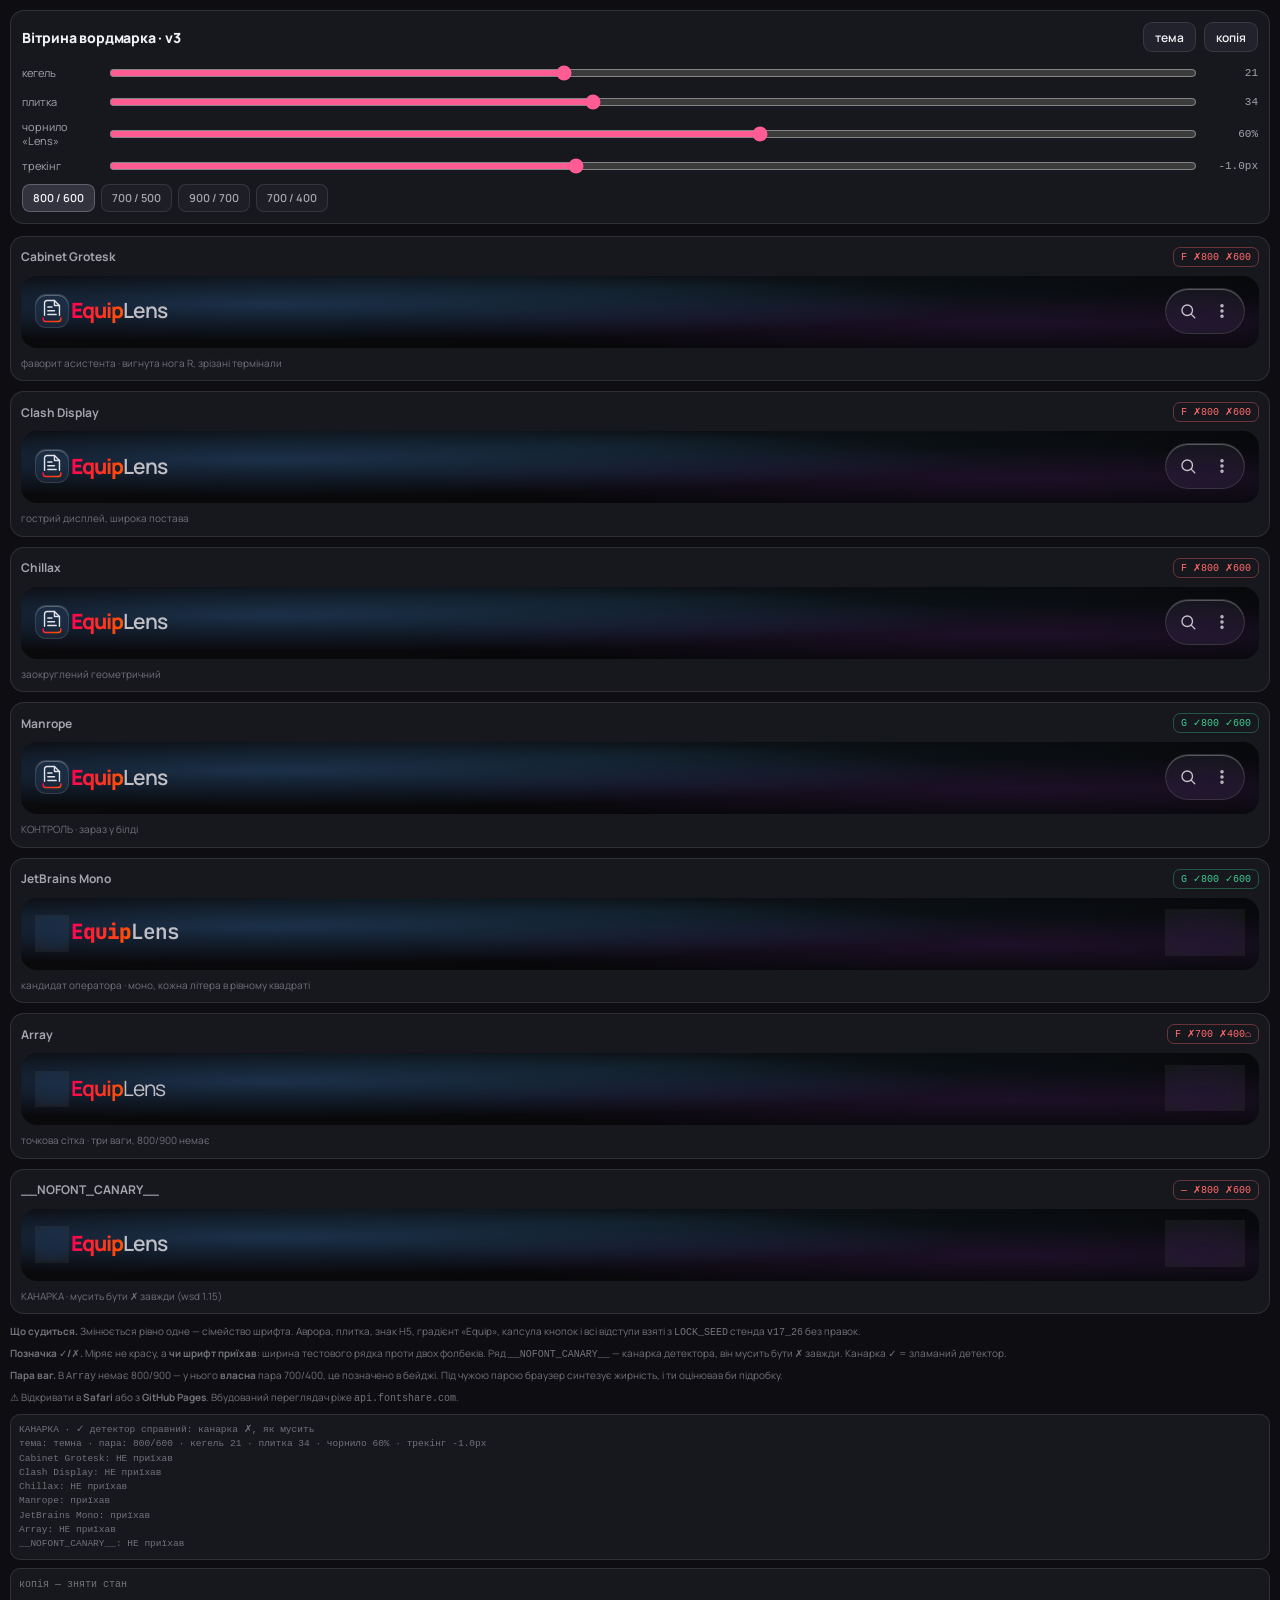
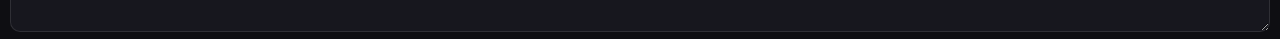
<file: archive/stands/EquipLens_wordmark_bench_v3.html>
<!doctype html>
<html lang="uk">
<head>
<meta charset="utf-8">
<meta name="viewport" content="width=device-width,initial-scale=1,viewport-fit=cover">
<title>EquipLens · вітрина вордмарка v3</title>
<!--
  живе доки: не обрано фінальний шрифт вордмарка (К28).
  Дім: Project поруч із живим стендом. Оголошення в Lens_INDEX §5 — борг S32 §0 п.5.

  ЩО ЦЕ. Вітрина v2 судила шрифт на плоскому прямокутнику. v3 судить його
  в ШАПЦІ: аврора · плитка знака · знак Н5 з градієнтним лотком · вордмарк
  із градієнтним «Equip» · капсула кнопок праворуч. Змінюється РІВНО одне —
  сімейство шрифта. Усе інше 1:1 з LOCK_SEED стенда EquipLens_headbench_v17_26.

  ЧОМУ ШАПКА, А НЕ ПРЯМОКУТНИК. Капсула має backdrop-filter blur(14) sat(190%).
  backdrop-filter не робить НІЧОГО над плоским фоном — він розмиває те, що під
  ним. Перенести числа матеріалу без аврори означало б показати ті самі цифри
  й інший результат.

  ЗВІДКИ ЧИСЛА. LOCK_SEED (device-verified), headbench v17_26, рядки 1748–1775.
  Свідоме відступлення одне й оголошене: канва/поверхня темної теми взяті
  ЛІТЕРАЛАМИ з [data-theme="dark"], а чорнило й кінці градієнта — ОБЧИСЛЕНІ
  з важелів ґрунту (dkH/dkI/valL/mutL, aH/aS/aL), бо в стенді літерали темної
  теми — заглушки, а бойові пише JS (В-2). Чорнило судиться, канва — ні.

  ДЕТЕКТОР. Замір ширини на канві проти ДВОХ фолбеків. document.fonts.check()
  не вживається: він повертає true для неіснуючої родини (дефект v1, S32 §6).
  Ряд __NOFONT_CANARY__ — канарка: мусить давати ✗ ЗАВЖДИ. Показала ✓ —
  зламаний детектор, а не знайдений шрифт (wsd 1.15, прогін у обидва боки).

  ДОСТАВКА. Кожна родина окремим <link>: неіснуючий слаг дає 404 сам собі
  й не валить каталог. Array Wide НЕ підключений навмисно — якщо Array
  сподобається, ширини дивимось окремим раундом, а не шумом у вітрині.
  ⚠ Відкривати в Safari або з GitHub Pages. Пісочниця асистента ріже
  api.fontshare.com своїм CSP і дасть 0/3 (wsd 2.14, прецедент S32).
-->
<link rel="preconnect" href="https://api.fontshare.com">
<link rel="preconnect" href="https://fonts.googleapis.com">
<link rel="preconnect" href="https://fonts.gstatic.com" crossorigin>
<link href="https://fonts.googleapis.com/css2?family=Manrope:wght@400;500;600;700;800&display=swap" rel="stylesheet">
<link href="https://fonts.googleapis.com/css2?family=JetBrains+Mono:wght@400;500;600;700;800&display=swap" rel="stylesheet">
<link href="https://api.fontshare.com/v2/css?f[]=cabinet-grotesk@500,700,800,900&display=swap" rel="stylesheet">
<link href="https://api.fontshare.com/v2/css?f[]=clash-display@400,500,600,700&display=swap" rel="stylesheet">
<link href="https://api.fontshare.com/v2/css?f[]=chillax@400,500,600,700&display=swap" rel="stylesheet">
<link href="https://api.fontshare.com/v2/css?f[]=array@400,500,700&display=swap" rel="stylesheet">
<style>
*{box-sizing:border-box;margin:0;padding:0;-webkit-tap-highlight-color:transparent}
button{background:none;border:none;font:inherit;color:inherit;cursor:pointer}

/* ---------- харнес: власні токени, НЕ токени продукту ---------- */
:root{
  --bg:#0E0E12; --card:#17171E; --rim:rgba(255,255,255,.10);
  --hi:#F0F0F5; --hi2:#A3A3AB; --hi3:#71717A;
  --ok:#3BC98B; --bad:#FF6B6B;
}
body{
  background:var(--bg); color:var(--hi);
  font-family:'Manrope',system-ui,-apple-system,sans-serif;
  padding:10px 10px calc(14px + env(safe-area-inset-bottom,0px));
  min-height:100dvh;
}

/* ---------- пульт ---------- */
.pult{background:var(--card);border:1px solid var(--rim);border-radius:14px;padding:11px;margin-bottom:12px}
.hd{display:flex;align-items:center;gap:8px;margin-bottom:10px}
.hd h1{font-size:14px;font-weight:800;letter-spacing:-.2px}
.hd .sp{flex:1}
.btn{height:30px;padding:0 11px;border-radius:9px;background:#22222C;border:1px solid var(--rim);font-size:12px;font-weight:600}
.lv{display:flex;align-items:center;gap:9px;margin-bottom:7px}
.lv label{width:78px;flex:none;font-size:11px;color:var(--hi2);line-height:1.25}
.lv input[type=range]{flex:1;min-width:0;accent-color:#FF5C93;height:22px}
.lv .val{width:52px;flex:none;text-align:right;font-family:ui-monospace,Menlo,monospace;font-size:11px;color:var(--hi2)}
.pairs{display:flex;gap:6px;margin-top:6px;flex-wrap:wrap}
.pb{height:28px;padding:0 10px;border-radius:8px;background:#1E1E27;border:1px solid var(--rim);font-size:11px;font-weight:600;color:var(--hi2)}
.pb[aria-pressed="true"]{background:#33333F;color:var(--hi);border-color:rgba(255,255,255,.22)}

/* ---------- ряд = картка харнеса ---------- */
.row{background:var(--card);border:1px solid var(--rim);border-radius:14px;padding:10px;margin-bottom:10px}
.meta{display:flex;align-items:center;gap:8px;margin-bottom:9px}
.meta .name{font-size:12px;font-weight:700;color:var(--hi2)}
.meta .sp{flex:1}
.chk{font-family:ui-monospace,Menlo,monospace;font-size:10px;padding:3px 7px;border-radius:7px;
  border:1px solid var(--rim);color:var(--hi3);white-space:nowrap}
.chk[data-s="ok"]{color:var(--ok);border-color:rgba(59,201,139,.35)}
.chk[data-s="no"]{color:var(--bad);border-color:rgba(255,107,107,.35)}
.note{margin-top:8px;font-size:10px;color:var(--hi3);line-height:1.45}

/* =====================================================================
   ЗОНА ПОРТУ · нижче — розмітка й токени 1:1 з headbench v17_26.
   Правити тільки разом зі стендом.
   ===================================================================== */
.screenbox{
  border-radius:16px; overflow:hidden; position:relative;
  background-color:var(--canvas); background-image:var(--bg-aur,none);
}
.screenbox[data-theme="light"]{
  --canvas:#EFEFF3; --surface:#FFFFFF;
  --ink:#131318; --ink-2:#54545F; --ink-3:#8A8A96;
  --line:rgba(18,18,28,.085);
  /* g1/g2 · aHL:340 aSL:100 aLL:46 · gShift +40 → 20° */
  --g1:hsl(340 100% 46%); --g2:hsl(20 100% 46%);
}
.screenbox[data-theme="dark"]{
  --canvas:#08080B; --surface:#17171E;
  /* обчислені з ґрунту: dkH:250 dkI:6 valL:90 mutL:74 */
  --ink:hsl(250 6% 90%); --ink-2:hsl(250 4.8% 74%); --ink-3:hsl(250 4.2% 55%);
  --line:rgba(255,255,255,.075);
  /* aH:340 aS:100 aL:50 */
  --g1:hsl(340 100% 50%); --g2:hsl(20 100% 50%);
}

/* appbar · headbench р.274 */
.el-appbar{display:flex;align-items:center;gap:8px;padding:12px 14px 14px;min-height:42px}
.el-brand{display:flex;align-items:center;gap:var(--mgap,2px);min-width:0;flex:none}
.el-brand .el-mk{flex:none;width:var(--msize,28px);height:var(--msize,28px);color:var(--ink);display:block}
.el-brand .el-mk svg{width:100%;height:100%;stroke-width:var(--msw,1.2);fill:none;stroke:currentColor;
  stroke-linecap:round;stroke-linejoin:round}
.el-mk .el-tray[data-p="grad"]{stroke:url(#elGrad)}

/* К27 · плитка знака — власного матеріалу НЕ має, споживає --hp-* капсули */
.el-btile{flex:none;display:flex;align-items:center;justify-content:center;
  width:var(--bq-sz,34px);height:var(--bq-sz,34px);border-radius:var(--bq-r,11px);
  background:var(--hp-bg);border:1px solid var(--hp-rim);box-shadow:var(--hp-sh);
  background-clip:padding-box;
  backdrop-filter:blur(var(--hp-blur)) saturate(var(--hp-sat));
  -webkit-backdrop-filter:blur(var(--hp-blur)) saturate(var(--hp-sat));
}

/* вордмарк · headbench р.290–301 */
.el-wm{font-size:var(--wsize,21px);letter-spacing:var(--wtrack,-1px);white-space:nowrap;line-height:1.15}
.el-wm .a{font-weight:var(--weq,800)}
.el-wm .b{font-weight:var(--wle,600);color:var(--wm-b,var(--ink-3))}
.el-wm.eq-grad .a{background:linear-gradient(var(--gang,100deg),var(--g1),var(--g2));
  -webkit-background-clip:text;background-clip:text;color:transparent}
.el-spacer{flex:1;min-width:0}

/* капсула кнопок · hgrp='glass' */
.el-hgrp{flex:none;display:flex;align-items:center;gap:var(--hb-gap,4px);
  padding:var(--hp-px,7px);border-radius:calc(var(--br,18px) + var(--hp-px,7px));
  background:var(--hp-bg);border:1px solid var(--hp-rim);box-shadow:var(--hp-sh);
  background-clip:padding-box;
  backdrop-filter:blur(var(--hp-blur)) saturate(var(--hp-sat));
  -webkit-backdrop-filter:blur(var(--hp-blur)) saturate(var(--hp-sat));
}
.el-hbtn{flex:none;height:var(--bh,30px);min-width:var(--bh,30px);border-radius:var(--br,18px);
  display:flex;align-items:center;justify-content:center;color:var(--hbInk,var(--ink-2))}
.el-hbtn svg{width:var(--hbSz,18px);height:var(--hbSz,18px);fill:none;stroke:currentColor;
  stroke-width:var(--hbSw,1.8);stroke-linecap:round;stroke-linejoin:round}
/* ===================== кінець зони порту ===================== */

.foot{font-size:10px;color:var(--hi3);line-height:1.5}
#diag{white-space:pre-wrap;font-family:ui-monospace,Menlo,monospace;font-size:9.5px;line-height:1.5;
  color:var(--hi3);background:var(--card);border:1px solid var(--rim);border-radius:10px;padding:8px;margin:8px 0 0;overflow-x:auto}
#out{width:100%;margin-top:8px;background:var(--card);color:var(--hi2);border:1px solid var(--rim);
  border-radius:10px;padding:8px;font-family:ui-monospace,Menlo,monospace;font-size:10px;line-height:1.5;
  min-height:64px;resize:vertical}
@media (orientation:landscape) and (max-width:900px){
  body::before{content:"Поверни телефон вертикально";position:fixed;inset:0;z-index:99;
    background:var(--bg);color:var(--hi);display:grid;place-items:center;font-size:14px}
}
</style>
</head>
<body>

<div class="pult">
  <div class="hd">
    <h1>Вітрина вордмарка · v3</h1>
    <div class="sp"></div>
    <button class="btn" id="th">тема</button>
    <button class="btn" id="cp">копія</button>
  </div>

  <div class="lv">
    <label>кегель</label>
    <input type="range" id="sz" min="16" max="28" step="1" value="21">
    <div class="val" id="szv">21</div>
  </div>
  <div class="lv">
    <label>плитка</label>
    <input type="range" id="tl" min="26" max="44" step="1" value="34">
    <div class="val" id="tlv">34</div>
  </div>
  <div class="lv">
    <label>чорнило «Lens»</label>
    <input type="range" id="ik" min="0" max="100" step="5" value="60">
    <div class="val" id="ikv">60%</div>
  </div>
  <div class="lv">
    <label>трекінг</label>
    <input type="range" id="tr" min="-25" max="10" step="1" value="-10">
    <div class="val" id="trv">-1.0px</div>
  </div>
  <div class="pairs" id="pairs"></div>
</div>

<div id="rows"></div>

<div class="foot">
  <div><b>Що судиться.</b> Змінюється рівно одне — сімейство шрифта. Аврора, плитка,
  знак Н5, градієнт «Equip», капсула кнопок і всі відступи взяті з <code>LOCK_SEED</code>
  стенда <code>v17_26</code> без правок.</div>
  <div style="margin-top:6px"><b>Позначка ✓/✗.</b> Міряє не красу, а <b>чи шрифт приїхав</b>:
  ширина тестового рядка проти двох фолбеків. Ряд <code>__NOFONT_CANARY__</code> —
  канарка детектора, він мусить бути ✗ завжди. Канарка ✓ = зламаний детектор.</div>
  <div style="margin-top:6px"><b>Пара ваг.</b> В <code>Array</code> немає 800/900 — у нього
  <b>власна</b> пара 700/400, це позначено в бейджі. Під чужою парою браузер синтезує
  жирність, і ти оцінював би підробку.</div>
  <div style="margin-top:6px">⚠ Відкривати в <b>Safari</b> або з <b>GitHub&nbsp;Pages</b>.
  Вбудований переглядач ріже <code>api.fontshare.com</code>.</div>
  <pre id="diag"></pre>
  <textarea id="out" readonly placeholder="копія — зняти стан"></textarea>
</div>

<script>
(function(){
'use strict';

/* ── каталог: 6 фіналістів + канарка ─────────────────────────────── */
var FONTS = [
  {n:'Cabinet Grotesk', f:"'Cabinet Grotesk'", src:'F', tag:'фаворит асистента · вигнута нога R, зрізані термінали'},
  {n:'Clash Display',   f:"'Clash Display'",   src:'F', tag:'гострий дисплей, широка постава'},
  {n:'Chillax',         f:"'Chillax'",         src:'F', tag:'заокруглений геометричний'},
  {n:'Manrope',         f:"'Manrope'",         src:'G', tag:'КОНТРОЛЬ · зараз у білді'},
  {n:'JetBrains Mono',  f:"'JetBrains Mono'",  src:'G', tag:'кандидат оператора · моно, кожна літера в рівному квадраті'},
  {n:'Array',           f:"'Array'",           src:'F', tag:'точкова сітка · три ваги, 800/900 немає', p:3},
  {n:'__NOFONT_CANARY__', f:"'__NOFONT_CANARY__'", src:'—', tag:'КАНАРКА · мусить бути ✗ завжди (wsd 1.15)'}
];

var PAIRS = [[800,600],[700,500],[900,700],[700,400]];

/* ── LOCK_SEED · headbench v17_26, шапка ─────────────────────────── */
var L = {
  /* вордмарк */ wSize:21, wEq:800, wLe:600, wTrack:-10, wLeInkL:60, wLeInkD:60,
  /* градієнт */ gAng:100,
  /* знак      */ mSize:28, mSw:1.2, mGap:2, pRad:2.2,
  n5Cut:4.3, n5Gap:2.2, n5Tray:3.2, n5TrayW:1.2, n5Lines:3, n5w:[50,80,100],
  /* плитка    */ bqSz:34, bqR:11,
  /* капсула   */ hpPx:7, hpBlur:14, hpSat:190, hpToneL:8, hpToneD:5,
  hpRimL:11, hpRimD:16, hpRidgeL:28, hpRidgeD:28, hpElev:1, hpShA:18, hpShY:1,
  /* кнопки    */ bH:30, bR:18, hbSz:18, hbSw:1.8, hbGap:4, hbInkL:55, hbInkD:65,
  /* аврора    */ bgSpread:115, bgTiltL:3, bgTiltD:1,
  bgHL:[216,232,196], bgHD:[212,276,194],
  bgAL:[32,38,30],    bgAD:[28,14,8],
  bgLtL:60, bgLtD:55, bgSatL:36, bgSatD:64
};
var AUR_ALL = [[20,40,90,80,55],[80,65,85,75,50],[50,20,95,85,50]];

var S = {sz:L.wSize, tl:L.bqSz, ik:L.wLeInkL, tr:L.wTrack, pair:0, dark:true};

var rowsEl  = document.getElementById('rows');
var pairsEl = document.getElementById('pairs');
var diagEl  = document.getElementById('diag');
var outEl   = document.getElementById('out');

function hsla(h,s,l,a){ return 'hsl('+h+' '+s+'% '+l+'%'+(a==null?'':' / '+a)+')'; }

/* ── аврора · порт aurLayers() ───────────────────────────────────── */
function aur(dark){
  var hu = dark ? L.bgHD : L.bgHL, al = dark ? L.bgAD : L.bgAL;
  var lt = dark ? L.bgLtD : L.bgLtL, sa = dark ? L.bgSatD : L.bgSatL;
  var sp = L.bgSpread/100;
  var out = AUR_ALL.map(function(p,i){
    return 'radial-gradient(ellipse '+Math.round(p[2]*sp)+'% '+Math.round(p[3]*sp)+'% '
      + 'at '+p[0]+'% '+p[1]+'%, '
      + hsla(hu[i], sa, lt, (al[i]/100).toFixed(3))+' 0, transparent '+p[4]+'%)';
  });
  var t = (dark ? L.bgTiltD : L.bgTiltL)/100;
  if (t > 0) out.push('linear-gradient(170deg,rgba(255,255,255,'+t.toFixed(3)+') 0%,rgba(255,255,255,0) 60%)');
  return out.join(',');
}

/* ── знак Н5 · порт MARKS.n5() ───────────────────────────────────── */
function n5(){
  var xl=5.6, xr=18.4, T=3.0, r=L.pRad;
  var bot=21.0, trayTop=bot-L.n5Tray, Bcut=trayTop-L.n5Gap;
  var cut=L.n5Cut, tw=L.n5TrayW, tr=2.4;
  var doc = '<path d="M'+xl+' '+Bcut.toFixed(2)+'V'+(T+r).toFixed(2)
    + 'Q'+xl+' '+T+' '+(xl+r).toFixed(2)+' '+T
    + 'H'+(xr-cut).toFixed(2)+'L'+xr+' '+(T+cut).toFixed(2)
    + 'V'+Bcut.toFixed(2)+'"/>';
  var fold = '<path d="M'+(xr-cut).toFixed(2)+' '+T+'v'+cut.toFixed(2)+'h'+cut.toFixed(2)+'"/>';
  var lines='', lx0=xl+2.8, lx1=xr-2.8, top=8.6, gap=3.2;
  for (var i=0;i<L.n5Lines;i++){
    var w = (lx1-lx0)*L.n5w[i]/100;
    lines += '<path d="M'+lx0.toFixed(2)+' '+(top+gap*i).toFixed(2)+'h'+w.toFixed(2)+'"/>';
  }
  var X1=xl-tw, X2=xr+tw;
  var tray = '<path class="el-tray" data-p="grad" d="M'+X1.toFixed(2)+' '+trayTop.toFixed(2)
    + 'V'+(bot-tr).toFixed(2)+'Q'+X1.toFixed(2)+' '+bot+' '+(X1+tr).toFixed(2)+' '+bot
    + 'H'+(X2-tr).toFixed(2)+'Q'+X2.toFixed(2)+' '+bot+' '+X2.toFixed(2)+' '+(bot-tr).toFixed(2)
    + 'V'+trayTop.toFixed(2)+'"/>';
  var defs = '<defs><linearGradient id="elGrad" x1="0" y1="0" x2="1" y2="1">'
    + '<stop stop-color="var(--g1)"/><stop offset="1" stop-color="var(--g2)"/></linearGradient></defs>';
  return '<svg viewBox="0 0 24 24">'+defs+doc+fold+lines+tray+'</svg>';
}
var I_SRCH = '<svg viewBox="0 0 24 24"><circle cx="11" cy="11" r="7"/><path d="M16.5 16.5L21 21"/></svg>';
var I_KEB  = '<svg viewBox="0 0 24 24"><circle cx="12" cy="5" r="1.4"/><circle cx="12" cy="12" r="1.4"/><circle cx="12" cy="19" r="1.4"/></svg>';

/* ── ДЕТЕКТОР · замір, а не питання ──────────────────────────────── */
var _cv = null;
function ctx(){
  if (_cv === null){
    var c = document.createElement('canvas');
    _cv = (c && c.getContext) ? c.getContext('2d') : false;
  }
  return _cv;
}
function arrived(fam, w){
  var c = ctx();
  if (!c) return null;                       /* jsdom → «?», не вигаданий ✓ */
  var t = 'EquipLens 0123456789';
  function m(f){ c.font = w+' 48px '+f; return c.measureText(t).width; }
  var b1 = m('monospace'), b2 = m('serif');
  var x1 = m('"'+fam+'", monospace'), x2 = m('"'+fam+'", serif');
  return (Math.abs(x1-b1) > 0.5) || (Math.abs(x2-b2) > 0.5);
}

/* ── збірка ──────────────────────────────────────────────────────── */
function build(){
  rowsEl.innerHTML = FONTS.map(function(o,i){
    return '<div class="row" data-i="'+i+'">'
      + '<div class="meta">'
        + '<div class="name">'+o.n+'</div><div class="sp"></div>'
        + '<div class="chk" data-chk="'+i+'">…</div>'
      + '</div>'
      + '<div class="screenbox" data-box="'+i+'">'
        + '<div class="el-appbar">'
          + '<div class="el-brand">'
            + '<span class="el-btile"><span class="el-mk">'+n5()+'</span></span>'
            + '<span class="el-wm eq-grad" data-wm="'+i+'"><span class="a">Equip</span><span class="b">Lens</span></span>'
          + '</div>'
          + '<div class="el-spacer"></div>'
          + '<div class="el-hgrp">'
            + '<button class="el-hbtn">'+I_SRCH+'</button>'
            + '<button class="el-hbtn">'+I_KEB+'</button>'
          + '</div>'
        + '</div>'
      + '</div>'
      + '<div class="note">'+o.tag+'</div>'
    + '</div>';
  }).join('');

  pairsEl.innerHTML = PAIRS.map(function(p,i){
    return '<button class="pb" data-p="'+i+'" aria-pressed="'+(i===0)+'">'+p[0]+' / '+p[1]+'</button>';
  }).join('');
}

function apply(){
  var dark = S.dark;
  var pair = PAIRS[S.pair];
  var ink  = S.ik;
  var wmB  = ink >= 100 ? 'var(--ink)' : ink <= 0 ? 'var(--ink-3)'
           : 'color-mix(in srgb, var(--ink) '+ink+'%, var(--ink-3))';
  var hbI  = dark ? L.hbInkD : L.hbInkL;
  var hbInk= 'color-mix(in srgb, var(--ink) '+hbI+'%, var(--ink-3))';

  /* матеріал --hp-* · порт applyVars() */
  var hpT  = dark ? L.hpToneD : L.hpToneL;
  var hpBg = hpT >= 0 ? 'rgba(255,255,255,'+(hpT/100).toFixed(3)+')'
                      : 'rgba(0,0,0,'+(-hpT/100).toFixed(3)+')';
  var hpRim= dark ? 'rgba(255,255,255,'+(L.hpRimD/100).toFixed(2)+')'
                  : 'rgba(20,20,30,'+(L.hpRimL/200).toFixed(3)+')';
  var ridge= dark ? L.hpRidgeD : L.hpRidgeL;
  var parts= [];
  if (ridge > 0) parts.push('inset 0 1px 0 rgba(255,255,255,'+(ridge/100).toFixed(2)+')');
  if (!dark && L.hpElev > 0 && L.hpShA > 0)
    parts.push('0 '+L.hpShY+'px '+L.hpElev+'px rgba(16,16,24,'+(L.hpShA/100).toFixed(2)+')');
  var hpSh = parts.join(',') || 'none';

  var aurCss = aur(dark);

  FONTS.forEach(function(o,i){
    var box = rowsEl.querySelector('[data-box="'+i+'"]');
    var wm  = rowsEl.querySelector('[data-wm="'+i+'"]');
    if (!box || !wm) return;
    var p = (o.p != null) ? PAIRS[o.p] : pair;

    box.setAttribute('data-theme', dark ? 'dark' : 'light');
    var bs = box.style;
    bs.setProperty('--bg-aur', aurCss);
    bs.setProperty('--hp-bg', hpBg);
    bs.setProperty('--hp-rim', hpRim);
    bs.setProperty('--hp-sh', hpSh);
    bs.setProperty('--hp-blur', L.hpBlur+'px');
    bs.setProperty('--hp-sat', L.hpSat+'%');
    bs.setProperty('--hp-px', L.hpPx+'px');
    bs.setProperty('--bq-sz', S.tl+'px');
    bs.setProperty('--bq-r', L.bqR+'px');
    bs.setProperty('--msize', L.mSize+'px');
    bs.setProperty('--msw', L.mSw);
    bs.setProperty('--mgap', L.mGap+'px');
    bs.setProperty('--bh', L.bH+'px');
    bs.setProperty('--br', L.bR+'px');
    bs.setProperty('--hb-gap', L.hbGap+'px');
    bs.setProperty('--hbSz', L.hbSz+'px');
    bs.setProperty('--hbSw', L.hbSw);
    bs.setProperty('--hbInk', hbInk);
    bs.setProperty('--gang', L.gAng+'deg');
    bs.setProperty('--wsize', S.sz+'px');
    bs.setProperty('--wtrack', (S.tr/10).toFixed(1)+'px');
    bs.setProperty('--weq', p[0]);
    bs.setProperty('--wle', p[1]);
    bs.setProperty('--wm-b', wmB);

    /* єдине, що змінюється між рядами */
    wm.style.fontFamily = o.f + ", 'Manrope', system-ui, sans-serif";
  });

  check();
}

function check(){
  var lines = [];
  FONTS.forEach(function(o,i){
    var el = rowsEl.querySelector('[data-chk="'+i+'"]');
    if (!el) return;
    var p = (o.p != null) ? PAIRS[o.p] : PAIRS[S.pair];
    var fam = o.f.replace(/'/g,'');
    var a = arrived(fam, p[0]), b = arrived(fam, p[1]);
    var own = (o.p != null) ? '⌂' : '';
    if (a === null){
      el.textContent = o.src+' ? '+p[0]+' ? '+p[1]+own;
      el.removeAttribute('data-s');
      lines.push(o.n+': ? (канви немає)');
    } else {
      el.textContent = o.src+' '+(a?'✓':'✗')+p[0]+' '+(b?'✓':'✗')+p[1]+own;
      el.setAttribute('data-s', (a||b) ? 'ok' : 'no');
      lines.push(o.n+': '+((a||b)?'приїхав':'НЕ приїхав'));
    }
  });

  /* канарка · другий бік прогону (wsd 1.15) */
  var can = FONTS.length - 1;
  var cv = arrived(FONTS[can].f.replace(/'/g,''), 800);
  var verdict = cv === null ? '? канви немає — детектор не судився'
              : cv ? '✗✗ ДЕТЕКТОР ЗЛАМАНИЙ: канарка показала ✓'
                   : '✓ детектор справний: канарка ✗, як мусить';
  diagEl.textContent = 'КАНАРКА · ' + verdict + '\n'
    + 'тема: ' + (S.dark ? 'темна' : 'світла')
    + ' · пара: ' + PAIRS[S.pair].join('/')
    + ' · кегель ' + S.sz + ' · плитка ' + S.tl
    + ' · чорнило ' + S.ik + '% · трекінг ' + (S.tr/10).toFixed(1) + 'px\n'
    + lines.join('\n');
}

/* ── важелі ──────────────────────────────────────────────────────── */
function lever(id, key, fmt){
  var el = document.getElementById(id), out = document.getElementById(id+'v');
  if (!el) return;
  el.value = S[key];
  if (out) out.textContent = fmt(S[key]);
  el.addEventListener('input', function(){
    S[key] = +el.value;
    if (out) out.textContent = fmt(S[key]);
    apply();
  });
}

build();
lever('sz','sz', function(v){ return String(v); });
lever('tl','tl', function(v){ return String(v); });
lever('ik','ik', function(v){ return v+'%'; });
lever('tr','tr', function(v){ return (v/10).toFixed(1)+'px'; });

pairsEl.addEventListener('click', function(e){
  var b = e.target.closest('[data-p]');
  if (!b) return;
  S.pair = +b.getAttribute('data-p');
  Array.prototype.forEach.call(pairsEl.children, function(x,i){
    x.setAttribute('aria-pressed', String(i === S.pair));
  });
  apply();
});

document.getElementById('th').addEventListener('click', function(){
  S.dark = !S.dark;
  document.getElementById('ik').value = S.ik;
  apply();
});

document.getElementById('cp').addEventListener('click', function(){
  var txt = 'EquipLens · вітрина вордмарка v3\n' + diagEl.textContent + '\n\n'
    + 'S = {sz:'+S.sz+', tl:'+S.tl+', ik:'+S.ik+', tr:'+S.tr+', pair:'+S.pair+'}';
  outEl.value = txt;
  if (navigator.clipboard) navigator.clipboard.writeText(txt);
  outEl.select && outEl.select();
});

apply();
if (document.fonts && document.fonts.ready) document.fonts.ready.then(check);
setTimeout(check, 1200);
setTimeout(check, 3000);
})();
</script>
</body>
</html>
</file>
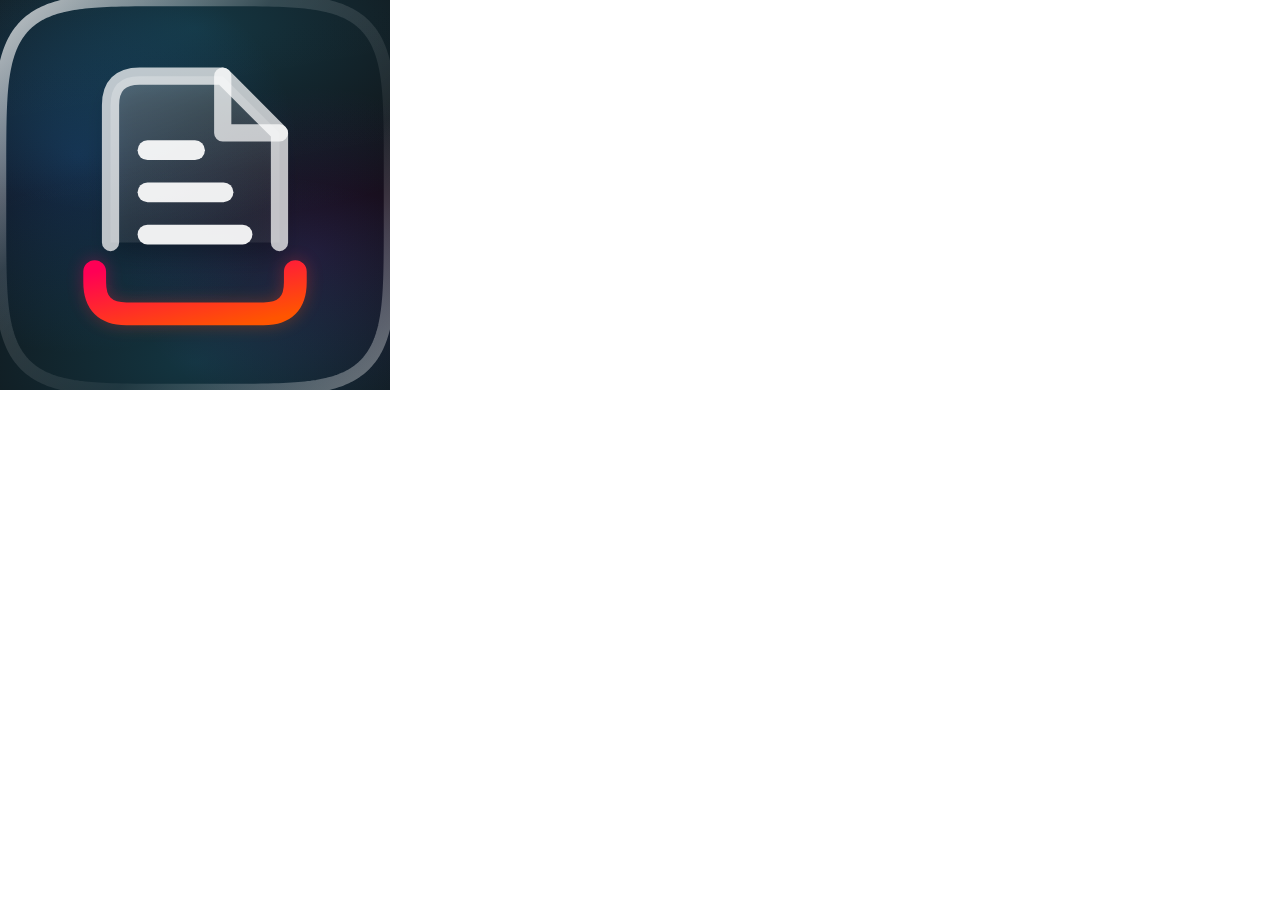
<file: src/brand/icon-any.html>
<!-- іконка «any» · стиль aurora-dark · згенеровано lens-governance:tools/claude-code/pwa_icon.py icons зі сторінки EquipLens_headbench_v17_30.html (A75); руками не правити -->
<!doctype html><style>html,body{margin:0}.i{position:relative;width:390px;height:390px;overflow:hidden;background-color:rgb(15, 14, 16);background-image:radial-gradient(150% 322px at 50% 28px, rgba(33, 178, 222, 0.24) 0px, rgba(0, 0, 0, 0) 60%), radial-gradient(150% 322px at 50% calc(100% - 28px), rgba(33, 178, 222, 0.24) 0px, rgba(0, 0, 0, 0) 60%), radial-gradient(103% 92% at 20% 40%, rgba(33, 121, 222, 0.28) 0px, rgba(0, 0, 0, 0) 55%), radial-gradient(98% 86% at 80% 65%, rgba(146, 33, 222, 0.14) 0px, rgba(0, 0, 0, 0) 50%), linear-gradient(170deg, rgba(255, 255, 255, 0.01) 0%, rgba(255, 255, 255, 0) 55%, rgba(0, 0, 0, 0.01) 100%)}.i svg{position:absolute;inset:0;width:100%;height:100%}</style><div class="i"><svg xmlns="http://www.w3.org/2000/svg" viewBox="-2.773 -2.773 29.545 29.545"><defs><linearGradient id="acc" x1="0" y1="0" x2="1" y2="1"><stop stop-color="#FF0055"/><stop offset="1" stop-color="#FF5500"/></linearGradient><linearGradient id="fill" x1="0" y1="0" x2=".4" y2="1"><stop stop-color="rgba(255,255,255,.26)"/><stop offset="1" stop-color="rgba(255,255,255,.08)"/></linearGradient><filter id="sh" filterUnits="userSpaceOnUse" x="-20" y="-20" width="64" height="64"><feGaussianBlur stdDeviation=".9"/></filter><filter id="glow" filterUnits="userSpaceOnUse" x="-20" y="-20" width="64" height="64"><feGaussianBlur stdDeviation=".6"/></filter></defs><g fill="none" stroke-linecap="round" stroke-linejoin="round"><path d="M5.6 15.60V5.20Q5.6 3 7.80 3H14.10L18.4 7.30V15.60Z" fill="rgba(0,0,0,0.25)" transform="translate(0 .9)" filter="url(#sh)"/><path d="M5.6 15.60V5.20Q5.6 3 7.80 3H14.10L18.4 7.30V15.60Z" fill="url(#fill)"/><path d="M5.6 15.60V5.20Q5.6 3 7.80 3H14.10L18.4 7.30V15.60" stroke="rgba(255,255,255,.72)" stroke-width="1.305"/><path d="M14.10 3v4.30h4.30" stroke="rgba(255,255,255,.72)" stroke-width="1.305"/><path d="M8.40 8.60h3.60" stroke="rgba(255,255,255,.92)" stroke-width="1.5"/><path d="M8.40 11.80h5.76" stroke="rgba(255,255,255,.92)" stroke-width="1.5"/><path d="M8.40 15.00h7.20" stroke="rgba(255,255,255,.92)" stroke-width="1.5"/><path d="M4.40 17.80V18.60Q4.40 21 6.80 21H17.20Q19.60 21 19.60 18.60V17.80" stroke="url(#acc)" stroke-width="1.875" opacity=".28" filter="url(#glow)"/><path d="M4.40 17.80V18.60Q4.40 21 6.80 21H17.20Q19.60 21 19.60 18.60V17.80" stroke="url(#acc)" stroke-width="1.725"/></g></svg><svg class="rim" viewBox="0 0 100 100" preserveAspectRatio="none"><defs><linearGradient id="rl" x1="0" y1="0" x2="1" y2="1"><stop stop-color="rgba(255,255,255,.75)"/><stop offset=".35" stop-color="rgba(255,255,255,.14)"/><stop offset=".65" stop-color="rgba(255,255,255,.06)"/><stop offset="1" stop-color="rgba(255,255,255,.38)"/></linearGradient></defs><path d="M100.00 50.00 L100.00 59.90 L99.99 63.06 L99.97 65.36 L99.95 67.23 L99.92 68.84 L99.89 70.26 L99.85 71.54 L99.80 72.72 L99.75 73.81 L99.69 74.82 L99.63 75.78 L99.56 76.68 L99.48 77.53 L99.40 78.34 L99.31 79.12 L99.22 79.86 L99.11 80.57 L99.01 81.26 L98.89 81.92 L98.77 82.55 L98.64 83.17 L98.51 83.76 L98.37 84.33 L98.22 84.89 L98.07 85.43 L97.91 85.95 L97.74 86.46 L97.57 86.95 L97.39 87.43 L97.20 87.89 L97.01 88.34 L96.81 88.78 L96.60 89.21 L96.39 89.63 L96.17 90.03 L95.94 90.43 L95.70 90.81 L95.46 91.18 L95.20 91.54 L94.94 91.90 L94.68 92.24 L94.40 92.58 L94.12 92.90 L93.83 93.22 L93.53 93.53 L93.22 93.83 L92.90 94.12 L92.58 94.40 L92.24 94.68 L91.90 94.94 L91.54 95.20 L91.18 95.46 L90.81 95.70 L90.43 95.94 L90.03 96.17 L89.63 96.39 L89.21 96.60 L88.78 96.81 L88.34 97.01 L87.89 97.20 L87.43 97.39 L86.95 97.57 L86.46 97.74 L85.95 97.91 L85.43 98.07 L84.89 98.22 L84.33 98.37 L83.76 98.51 L83.17 98.64 L82.55 98.77 L81.92 98.89 L81.26 99.01 L80.57 99.11 L79.86 99.22 L79.12 99.31 L78.34 99.40 L77.53 99.48 L76.68 99.56 L75.78 99.63 L74.82 99.69 L73.81 99.75 L72.72 99.80 L71.54 99.85 L70.26 99.89 L68.84 99.92 L67.23 99.95 L65.36 99.97 L63.06 99.99 L59.90 100.00 L50.00 100.00 L40.10 100.00 L36.94 99.99 L34.64 99.97 L32.77 99.95 L31.16 99.92 L29.74 99.89 L28.46 99.85 L27.28 99.80 L26.19 99.75 L25.18 99.69 L24.22 99.63 L23.32 99.56 L22.47 99.48 L21.66 99.40 L20.88 99.31 L20.14 99.22 L19.43 99.11 L18.74 99.01 L18.08 98.89 L17.45 98.77 L16.83 98.64 L16.24 98.51 L15.67 98.37 L15.11 98.22 L14.57 98.07 L14.05 97.91 L13.54 97.74 L13.05 97.57 L12.57 97.39 L12.11 97.20 L11.66 97.01 L11.22 96.81 L10.79 96.60 L10.37 96.39 L9.97 96.17 L9.57 95.94 L9.19 95.70 L8.82 95.46 L8.46 95.20 L8.10 94.94 L7.76 94.68 L7.42 94.40 L7.10 94.12 L6.78 93.83 L6.47 93.53 L6.17 93.22 L5.88 92.90 L5.60 92.58 L5.32 92.24 L5.06 91.90 L4.80 91.54 L4.54 91.18 L4.30 90.81 L4.06 90.43 L3.83 90.03 L3.61 89.63 L3.40 89.21 L3.19 88.78 L2.99 88.34 L2.80 87.89 L2.61 87.43 L2.43 86.95 L2.26 86.46 L2.09 85.95 L1.93 85.43 L1.78 84.89 L1.63 84.33 L1.49 83.76 L1.36 83.17 L1.23 82.55 L1.11 81.92 L0.99 81.26 L0.89 80.57 L0.78 79.86 L0.69 79.12 L0.60 78.34 L0.52 77.53 L0.44 76.68 L0.37 75.78 L0.31 74.82 L0.25 73.81 L0.20 72.72 L0.15 71.54 L0.11 70.26 L0.08 68.84 L0.05 67.23 L0.03 65.36 L0.01 63.06 L0.00 59.90 L0.00 50.00 L0.00 40.10 L0.01 36.94 L0.03 34.64 L0.05 32.77 L0.08 31.16 L0.11 29.74 L0.15 28.46 L0.20 27.28 L0.25 26.19 L0.31 25.18 L0.37 24.22 L0.44 23.32 L0.52 22.47 L0.60 21.66 L0.69 20.88 L0.78 20.14 L0.89 19.43 L0.99 18.74 L1.11 18.08 L1.23 17.45 L1.36 16.83 L1.49 16.24 L1.63 15.67 L1.78 15.11 L1.93 14.57 L2.09 14.05 L2.26 13.54 L2.43 13.05 L2.61 12.57 L2.80 12.11 L2.99 11.66 L3.19 11.22 L3.40 10.79 L3.61 10.37 L3.83 9.97 L4.06 9.57 L4.30 9.19 L4.54 8.82 L4.80 8.46 L5.06 8.10 L5.32 7.76 L5.60 7.42 L5.88 7.10 L6.17 6.78 L6.47 6.47 L6.78 6.17 L7.10 5.88 L7.42 5.60 L7.76 5.32 L8.10 5.06 L8.46 4.80 L8.82 4.54 L9.19 4.30 L9.57 4.06 L9.97 3.83 L10.37 3.61 L10.79 3.40 L11.22 3.19 L11.66 2.99 L12.11 2.80 L12.57 2.61 L13.05 2.43 L13.54 2.26 L14.05 2.09 L14.57 1.93 L15.11 1.78 L15.67 1.63 L16.24 1.49 L16.83 1.36 L17.45 1.23 L18.08 1.11 L18.74 0.99 L19.43 0.89 L20.14 0.78 L20.88 0.69 L21.66 0.60 L22.47 0.52 L23.32 0.44 L24.22 0.37 L25.18 0.31 L26.19 0.25 L27.28 0.20 L28.46 0.15 L29.74 0.11 L31.16 0.08 L32.77 0.05 L34.64 0.03 L36.94 0.01 L40.10 0.00 L50.00 0.00 L59.90 0.00 L63.06 0.01 L65.36 0.03 L67.23 0.05 L68.84 0.08 L70.26 0.11 L71.54 0.15 L72.72 0.20 L73.81 0.25 L74.82 0.31 L75.78 0.37 L76.68 0.44 L77.53 0.52 L78.34 0.60 L79.12 0.69 L79.86 0.78 L80.57 0.89 L81.26 0.99 L81.92 1.11 L82.55 1.23 L83.17 1.36 L83.76 1.49 L84.33 1.63 L84.89 1.78 L85.43 1.93 L85.95 2.09 L86.46 2.26 L86.95 2.43 L87.43 2.61 L87.89 2.80 L88.34 2.99 L88.78 3.19 L89.21 3.40 L89.63 3.61 L90.03 3.83 L90.43 4.06 L90.81 4.30 L91.18 4.54 L91.54 4.80 L91.90 5.06 L92.24 5.32 L92.58 5.60 L92.90 5.88 L93.22 6.17 L93.53 6.47 L93.83 6.78 L94.12 7.10 L94.40 7.42 L94.68 7.76 L94.94 8.10 L95.20 8.46 L95.46 8.82 L95.70 9.19 L95.94 9.57 L96.17 9.97 L96.39 10.37 L96.60 10.79 L96.81 11.22 L97.01 11.66 L97.20 12.11 L97.39 12.57 L97.57 13.05 L97.74 13.54 L97.91 14.05 L98.07 14.57 L98.22 15.11 L98.37 15.67 L98.51 16.24 L98.64 16.83 L98.77 17.45 L98.89 18.08 L99.01 18.74 L99.11 19.43 L99.22 20.14 L99.31 20.88 L99.40 21.66 L99.48 22.47 L99.56 23.32 L99.63 24.22 L99.69 25.18 L99.75 26.19 L99.80 27.28 L99.85 28.46 L99.89 29.74 L99.92 31.16 L99.95 32.77 L99.97 34.64 L99.99 36.94 L100.00 40.10Z" fill="none" stroke="url(#rl)" stroke-width="3.2"/></svg></div>
</file>
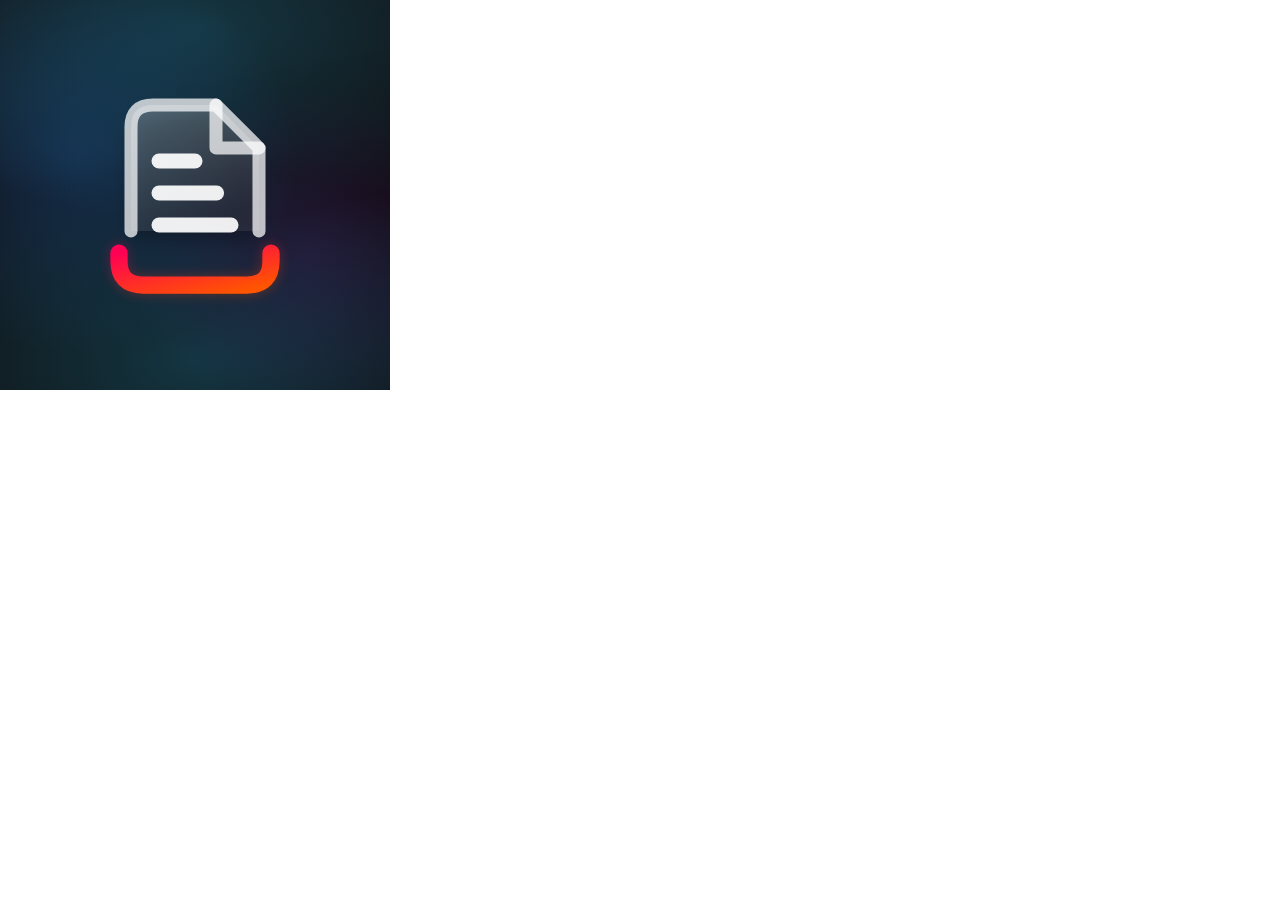
<file: src/brand/icon-mask.html>
<!-- іконка «mask» · стиль aurora-dark · згенеровано lens-governance:tools/claude-code/pwa_icon.py icons зі сторінки EquipLens_headbench_v17_30.html (A75); руками не правити -->
<!doctype html><style>html,body{margin:0}.i{position:relative;width:390px;height:390px;overflow:hidden;background-color:rgb(15, 14, 16);background-image:radial-gradient(150% 322px at 50% 28px, rgba(33, 178, 222, 0.24) 0px, rgba(0, 0, 0, 0) 60%), radial-gradient(150% 322px at 50% calc(100% - 28px), rgba(33, 178, 222, 0.24) 0px, rgba(0, 0, 0, 0) 60%), radial-gradient(103% 92% at 20% 40%, rgba(33, 121, 222, 0.28) 0px, rgba(0, 0, 0, 0) 55%), radial-gradient(98% 86% at 80% 65%, rgba(146, 33, 222, 0.14) 0px, rgba(0, 0, 0, 0) 50%), linear-gradient(170deg, rgba(255, 255, 255, 0.01) 0%, rgba(255, 255, 255, 0) 55%, rgba(0, 0, 0, 0.01) 100%)}.i svg{position:absolute;inset:0;width:100%;height:100%}</style><div class="i"><svg xmlns="http://www.w3.org/2000/svg" viewBox="-7.5 -7.5 39 39"><defs><linearGradient id="acc" x1="0" y1="0" x2="1" y2="1"><stop stop-color="#FF0055"/><stop offset="1" stop-color="#FF5500"/></linearGradient><linearGradient id="fill" x1="0" y1="0" x2=".4" y2="1"><stop stop-color="rgba(255,255,255,.26)"/><stop offset="1" stop-color="rgba(255,255,255,.08)"/></linearGradient><filter id="sh" filterUnits="userSpaceOnUse" x="-20" y="-20" width="64" height="64"><feGaussianBlur stdDeviation=".9"/></filter><filter id="glow" filterUnits="userSpaceOnUse" x="-20" y="-20" width="64" height="64"><feGaussianBlur stdDeviation=".6"/></filter></defs><g fill="none" stroke-linecap="round" stroke-linejoin="round"><path d="M5.6 15.60V5.20Q5.6 3 7.80 3H14.10L18.4 7.30V15.60Z" fill="rgba(0,0,0,0.25)" transform="translate(0 .9)" filter="url(#sh)"/><path d="M5.6 15.60V5.20Q5.6 3 7.80 3H14.10L18.4 7.30V15.60Z" fill="url(#fill)"/><path d="M5.6 15.60V5.20Q5.6 3 7.80 3H14.10L18.4 7.30V15.60" stroke="rgba(255,255,255,.72)" stroke-width="1.305"/><path d="M14.10 3v4.30h4.30" stroke="rgba(255,255,255,.72)" stroke-width="1.305"/><path d="M8.40 8.60h3.60" stroke="rgba(255,255,255,.92)" stroke-width="1.5"/><path d="M8.40 11.80h5.76" stroke="rgba(255,255,255,.92)" stroke-width="1.5"/><path d="M8.40 15.00h7.20" stroke="rgba(255,255,255,.92)" stroke-width="1.5"/><path d="M4.40 17.80V18.60Q4.40 21 6.80 21H17.20Q19.60 21 19.60 18.60V17.80" stroke="url(#acc)" stroke-width="1.875" opacity=".28" filter="url(#glow)"/><path d="M4.40 17.80V18.60Q4.40 21 6.80 21H17.20Q19.60 21 19.60 18.60V17.80" stroke="url(#acc)" stroke-width="1.725"/></g></svg></div>
</file>
